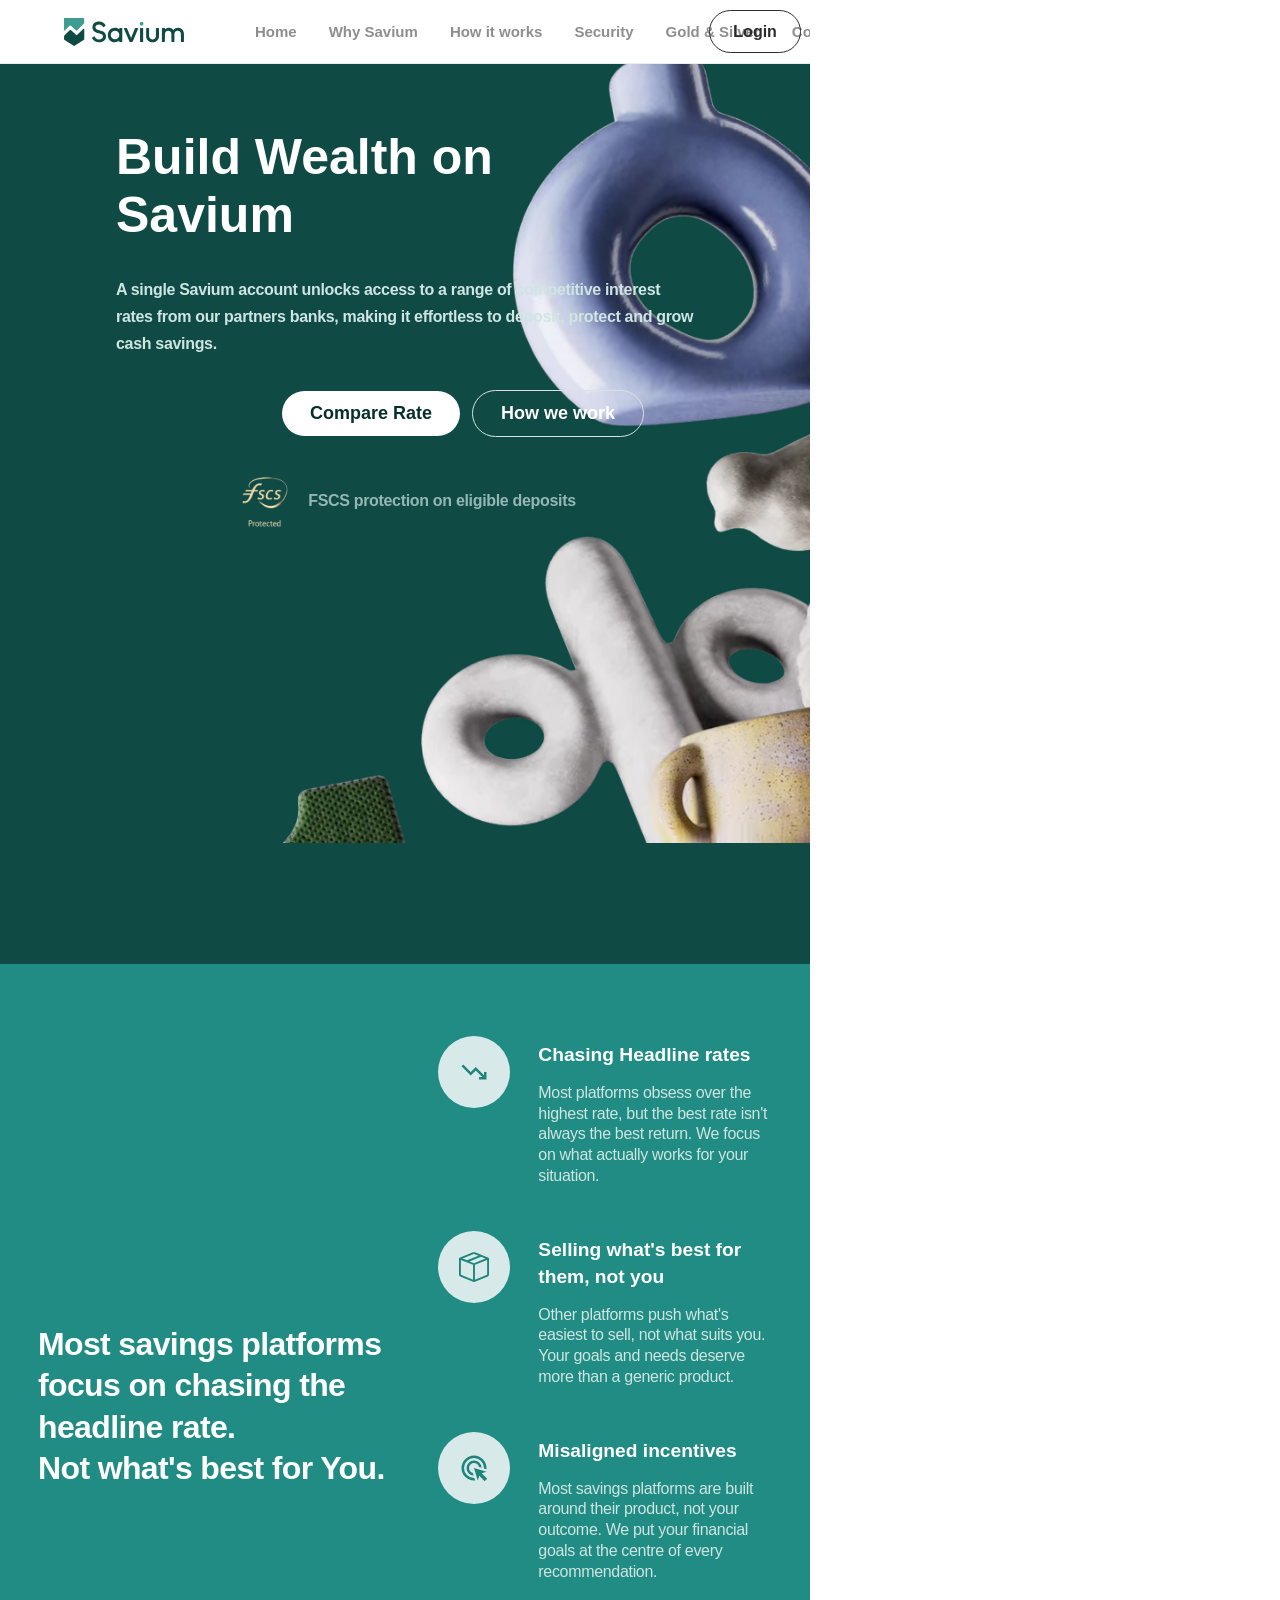
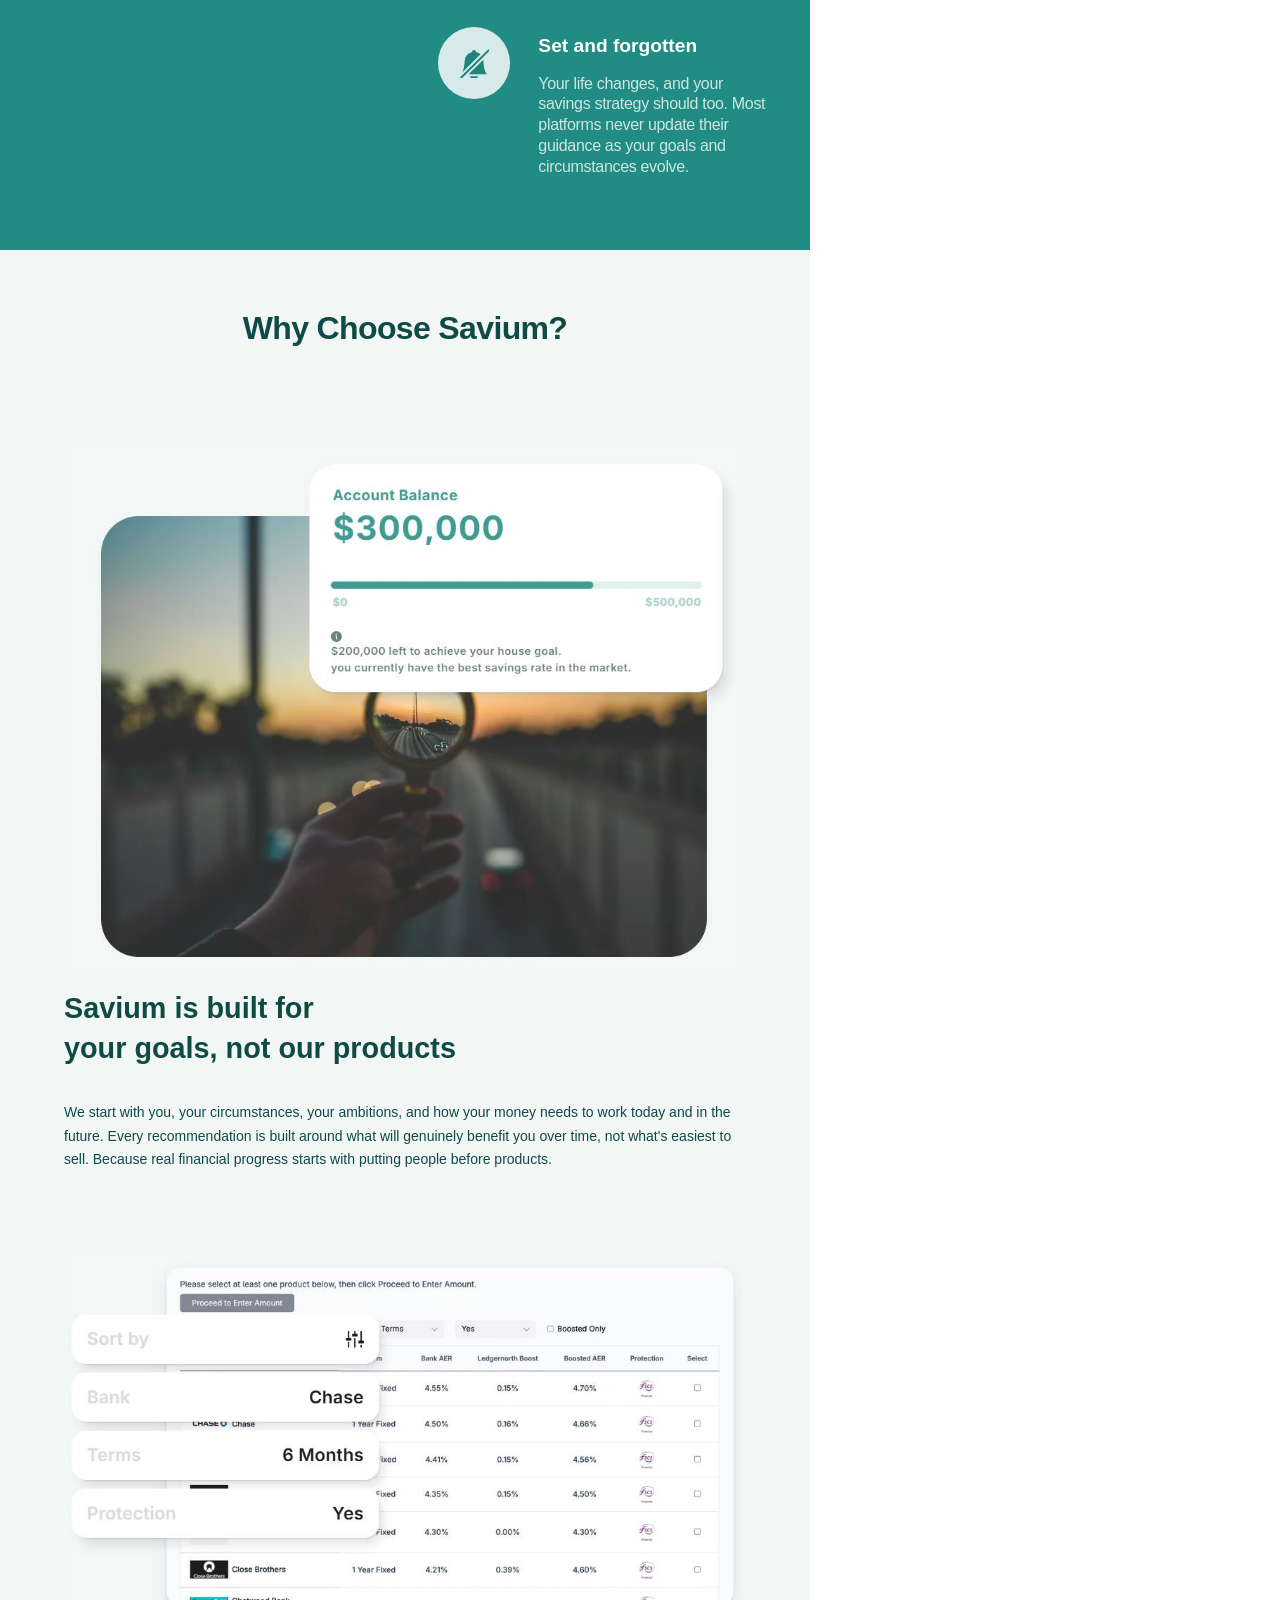
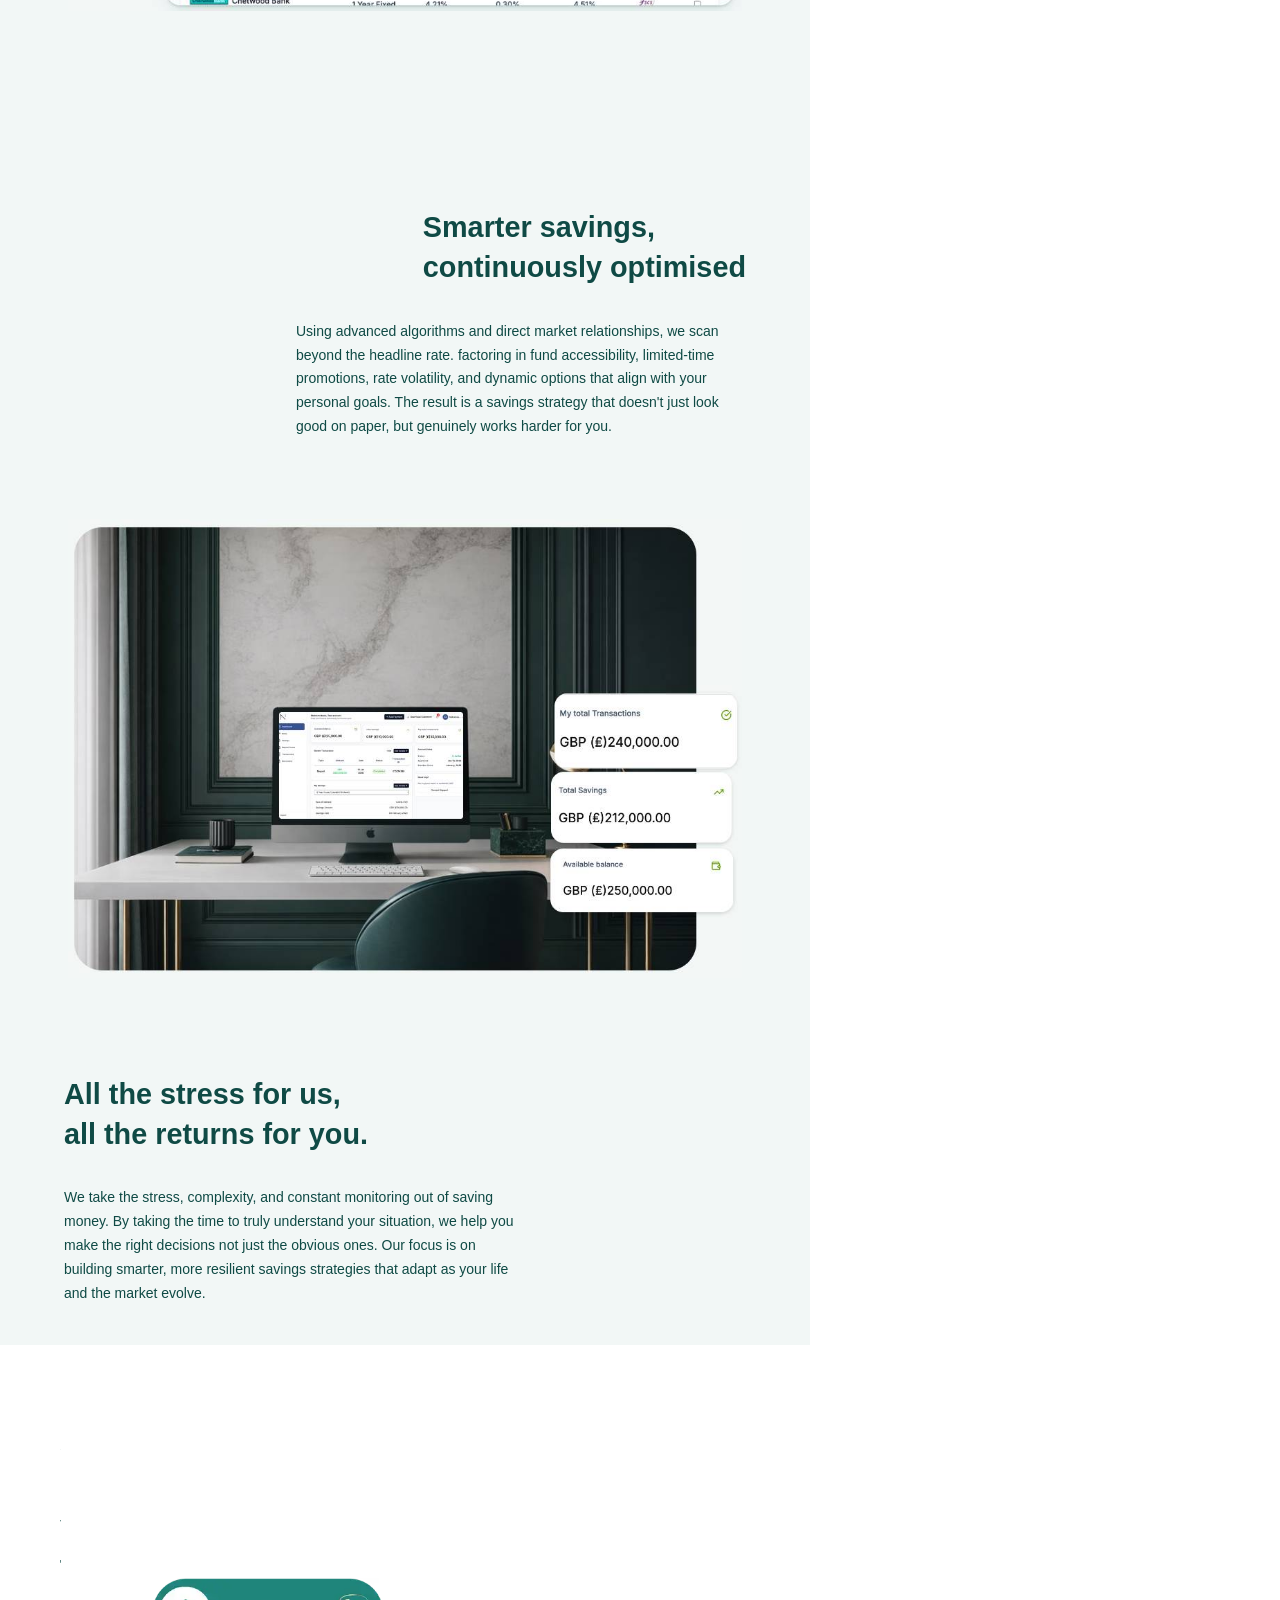
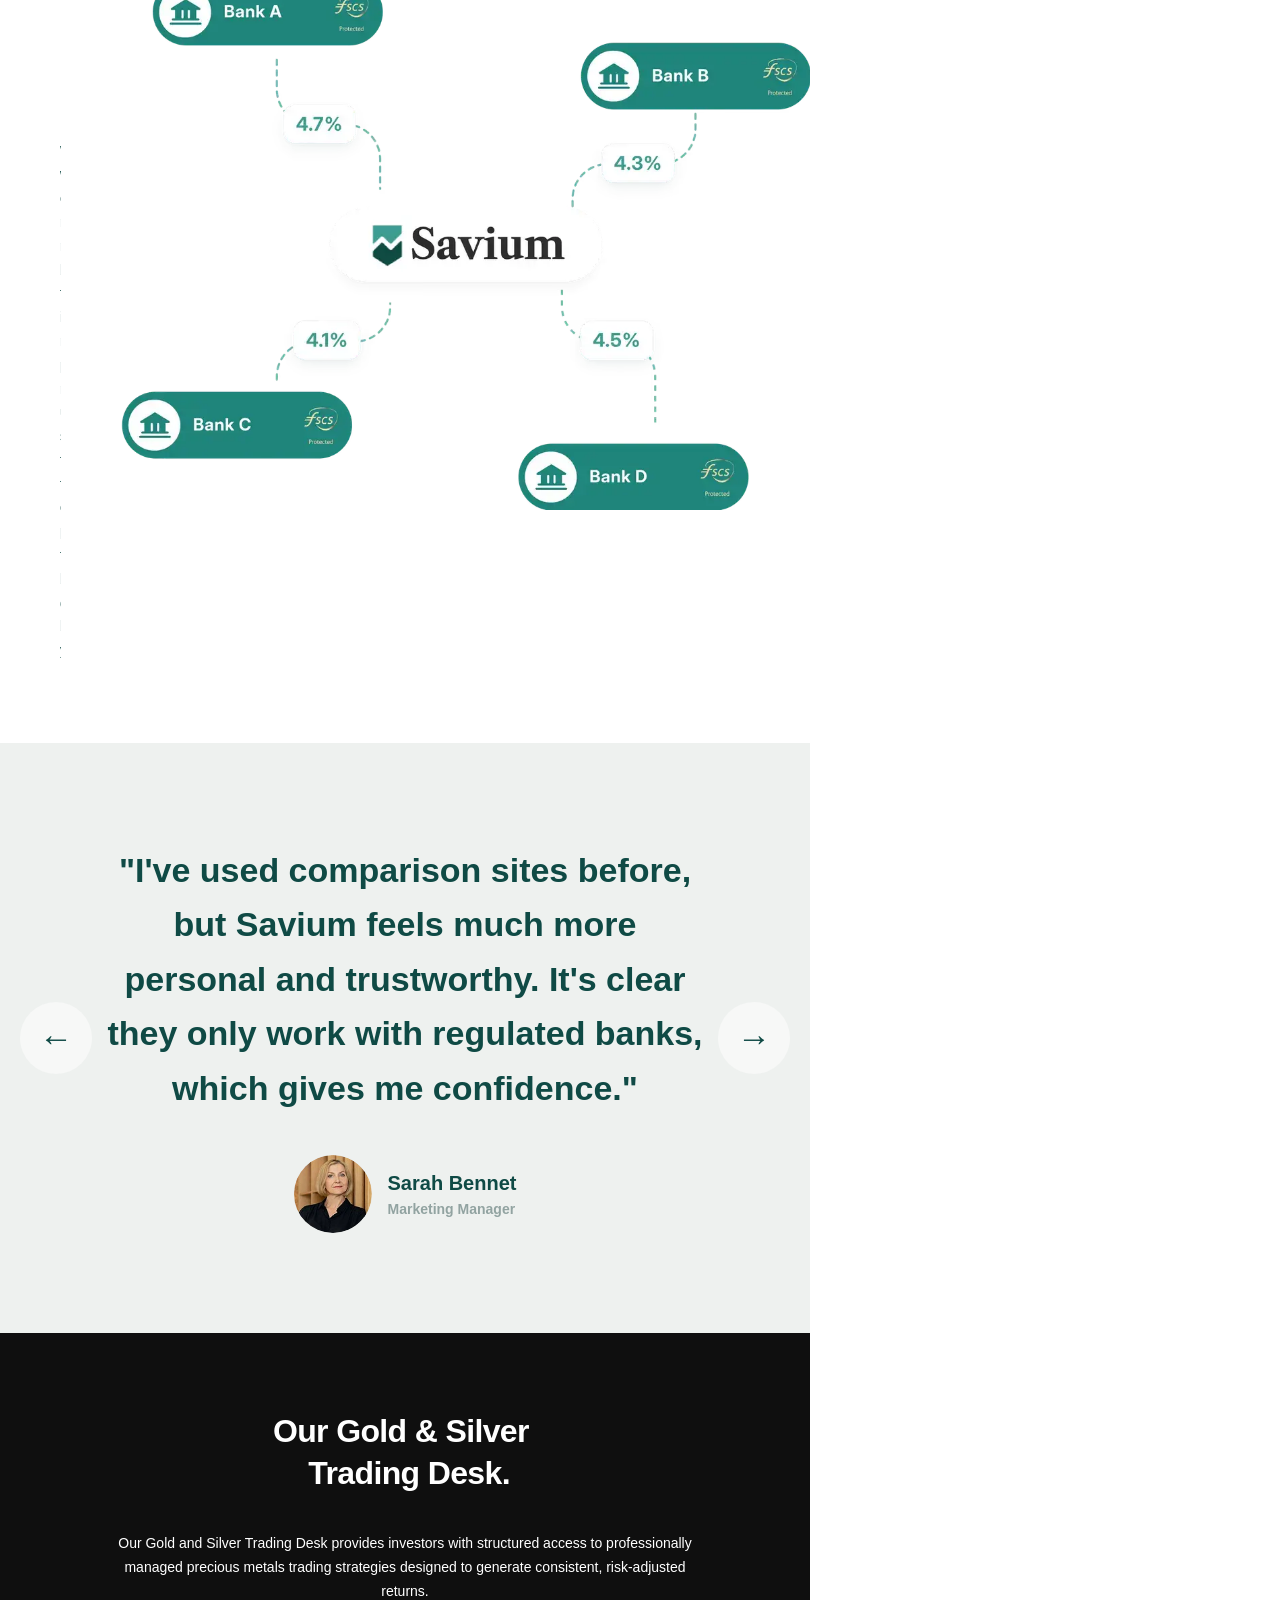
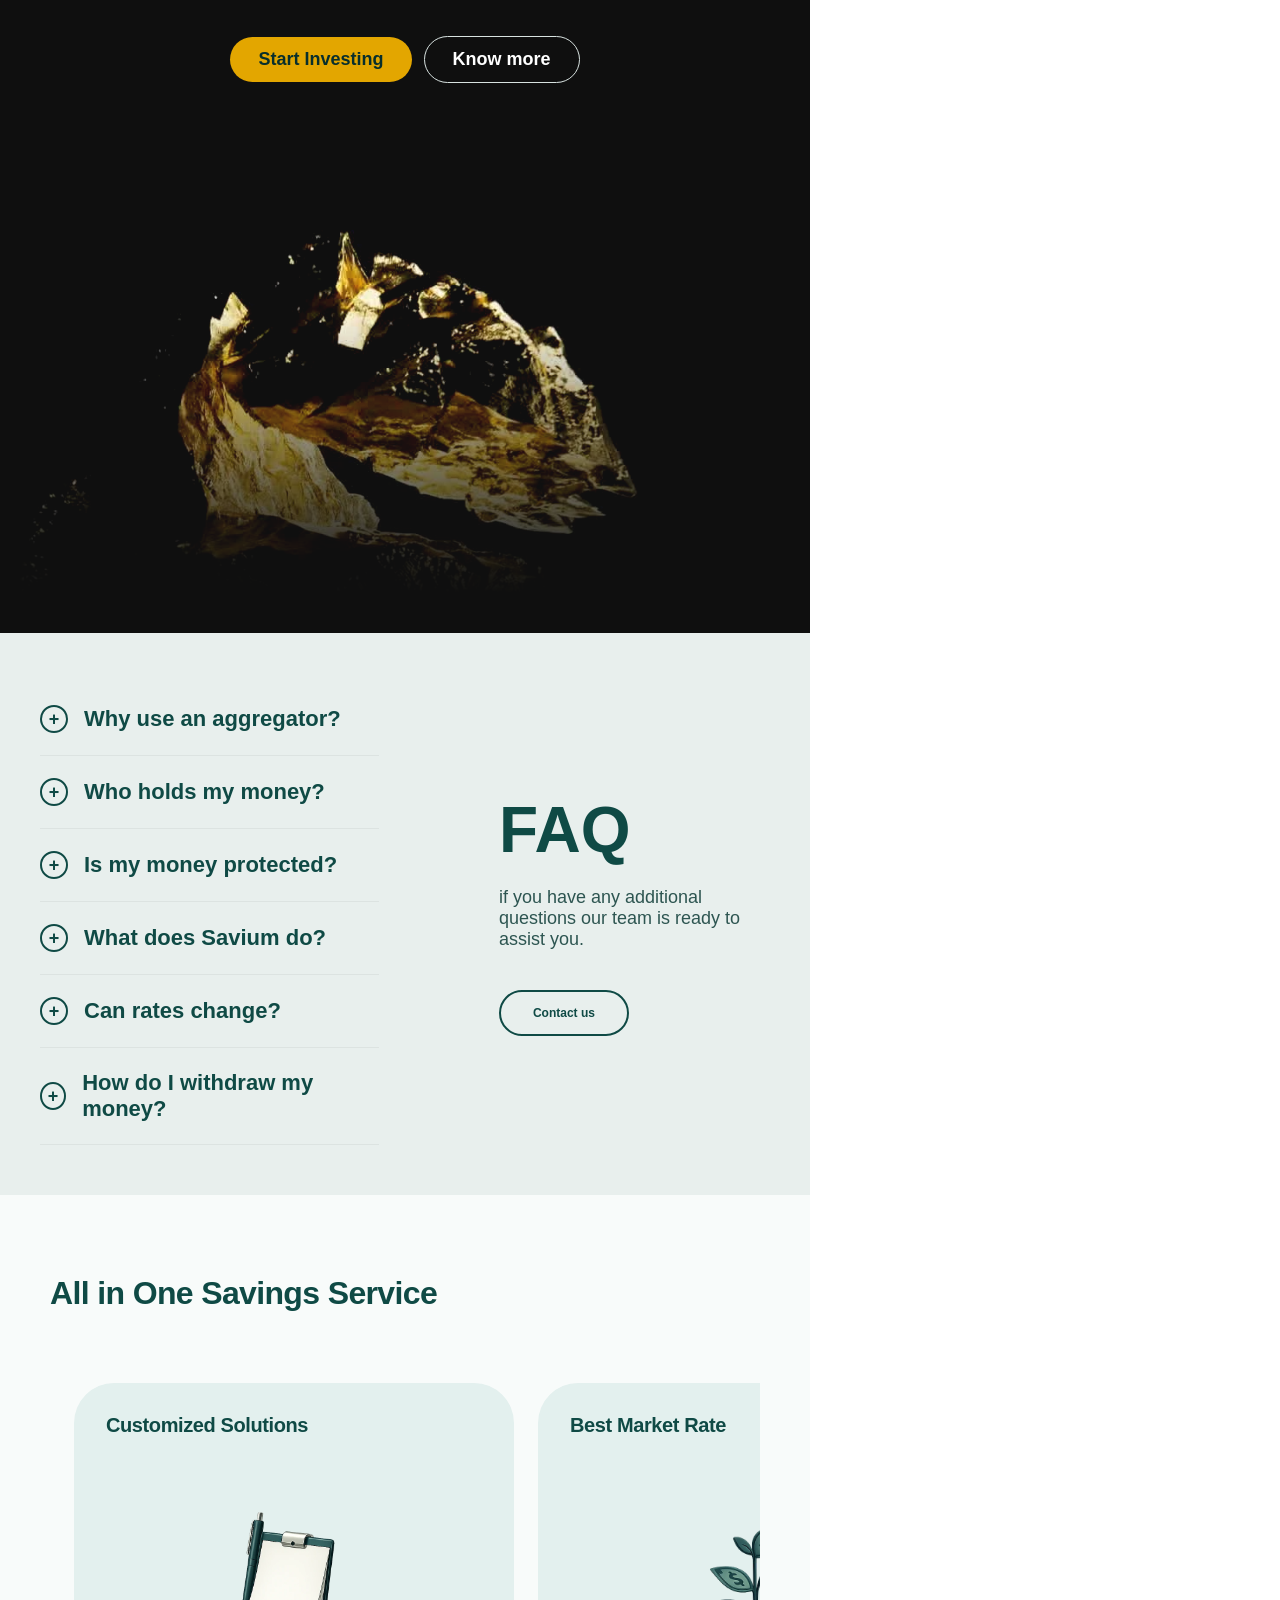
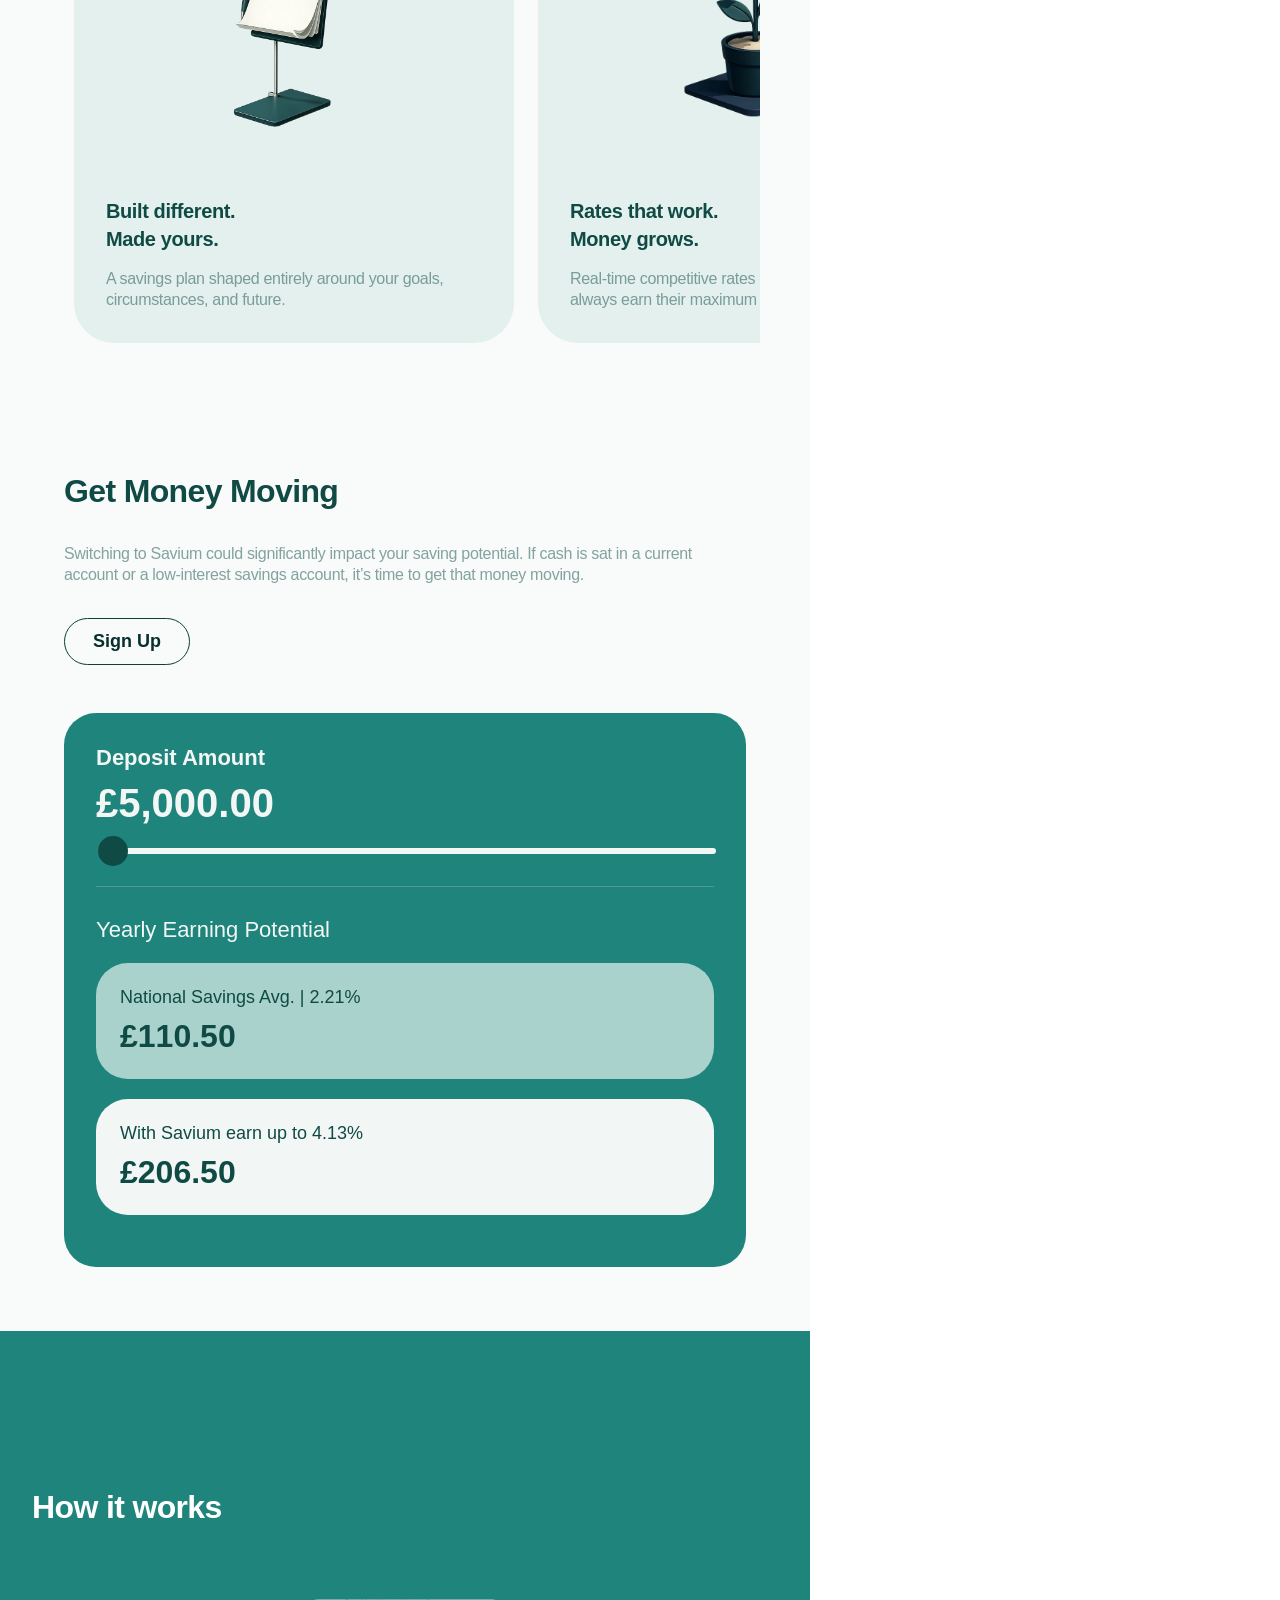
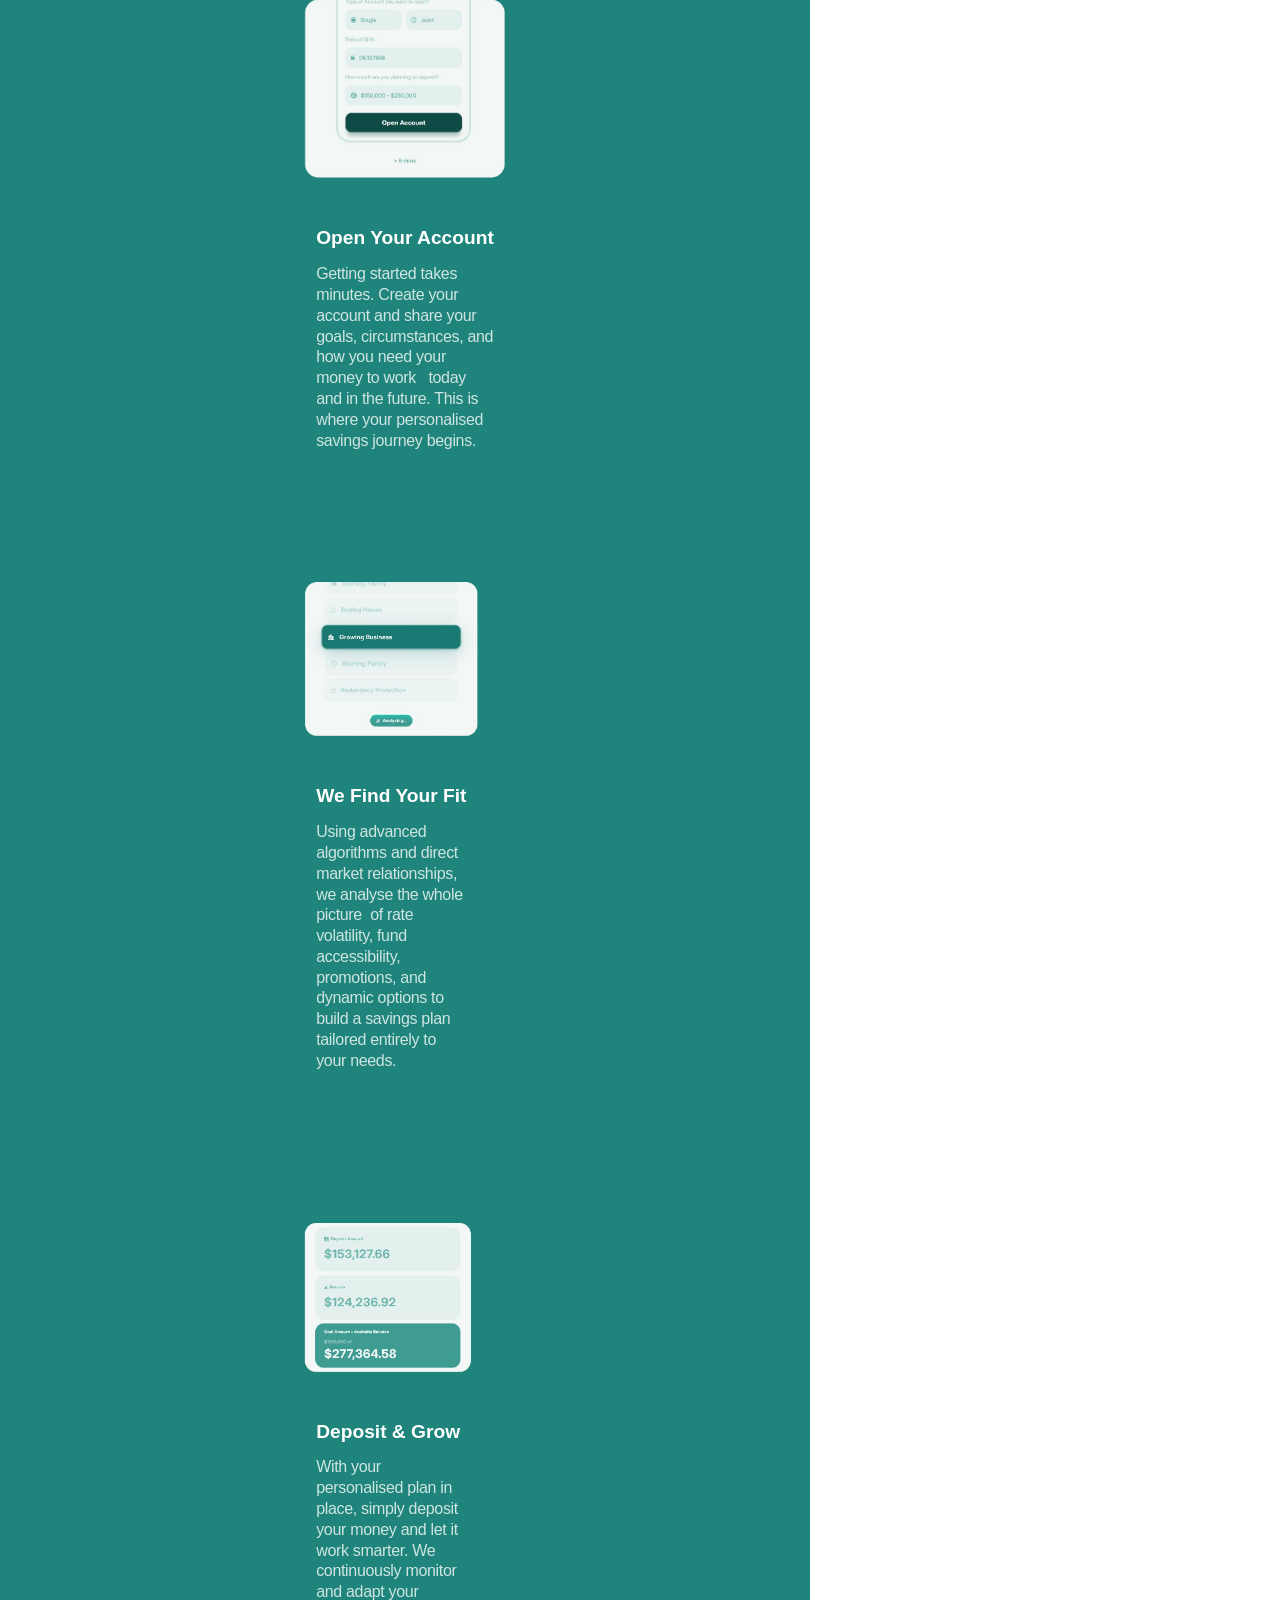
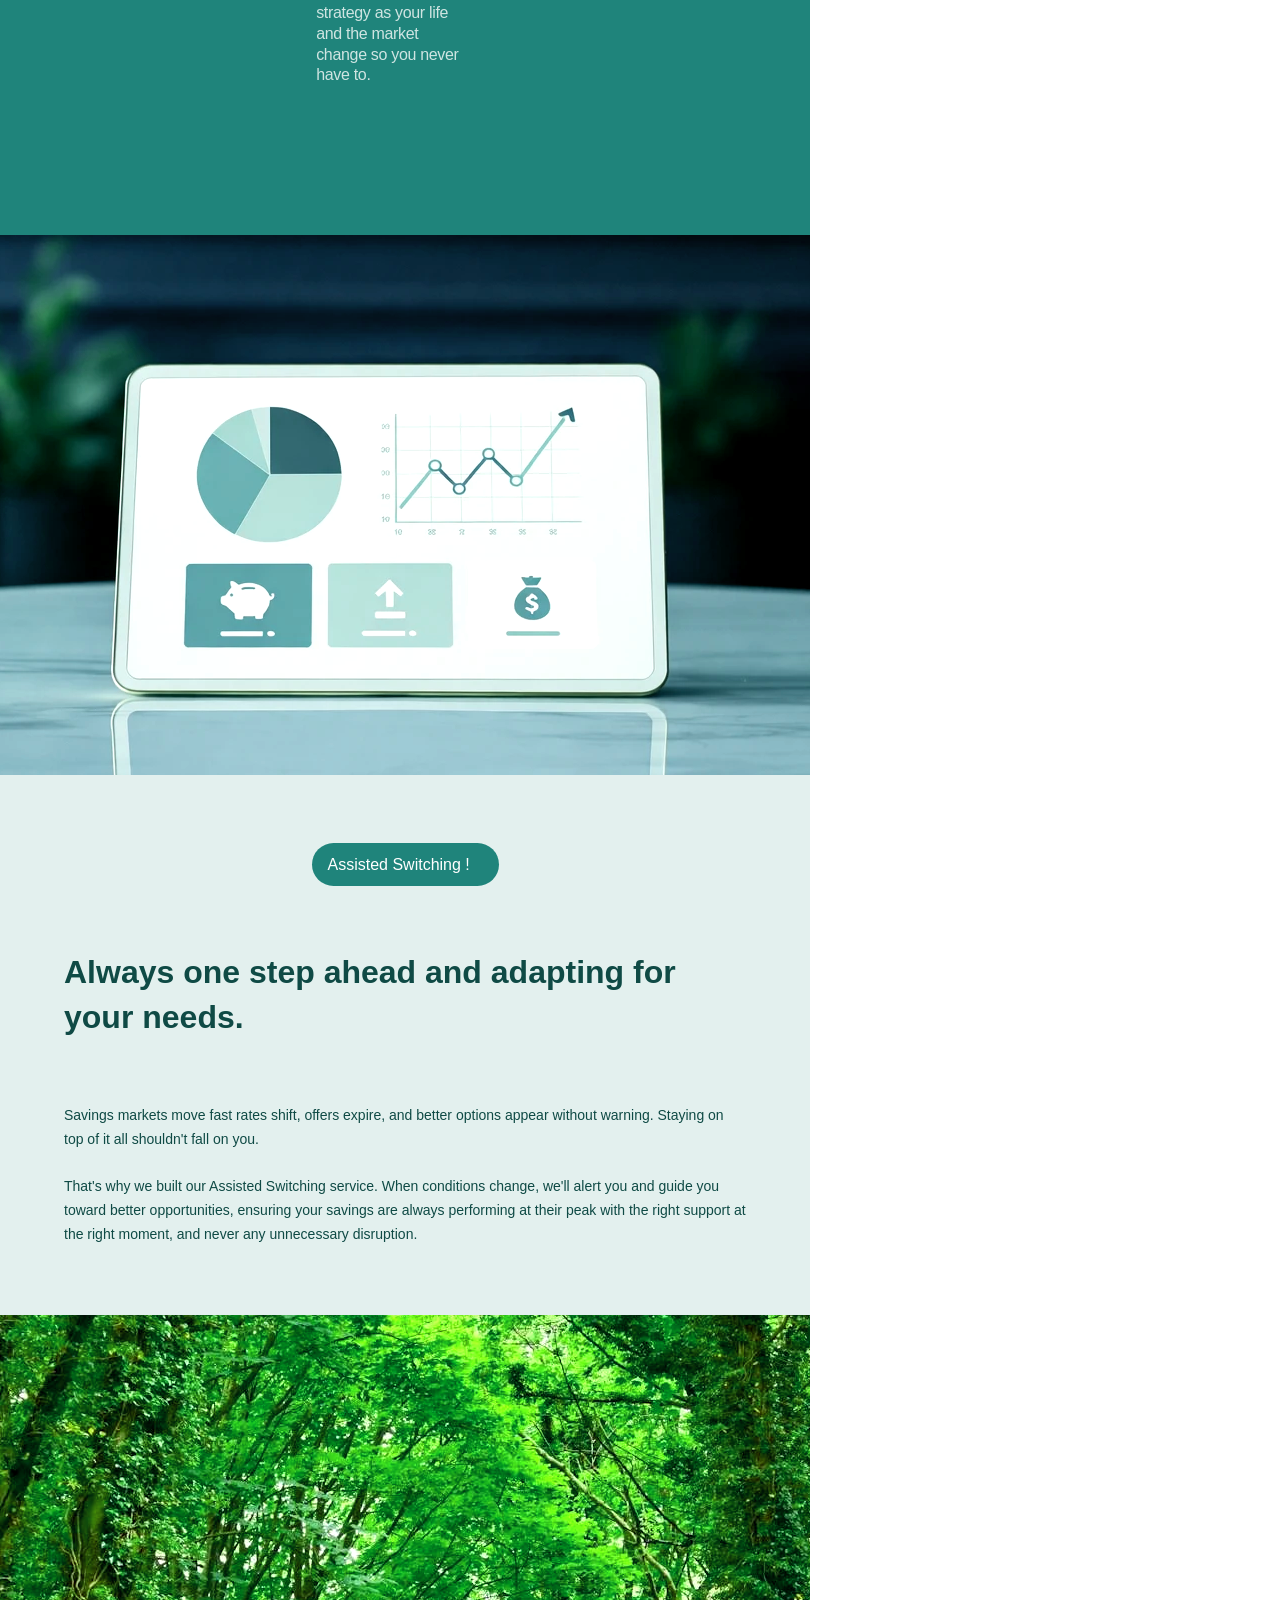
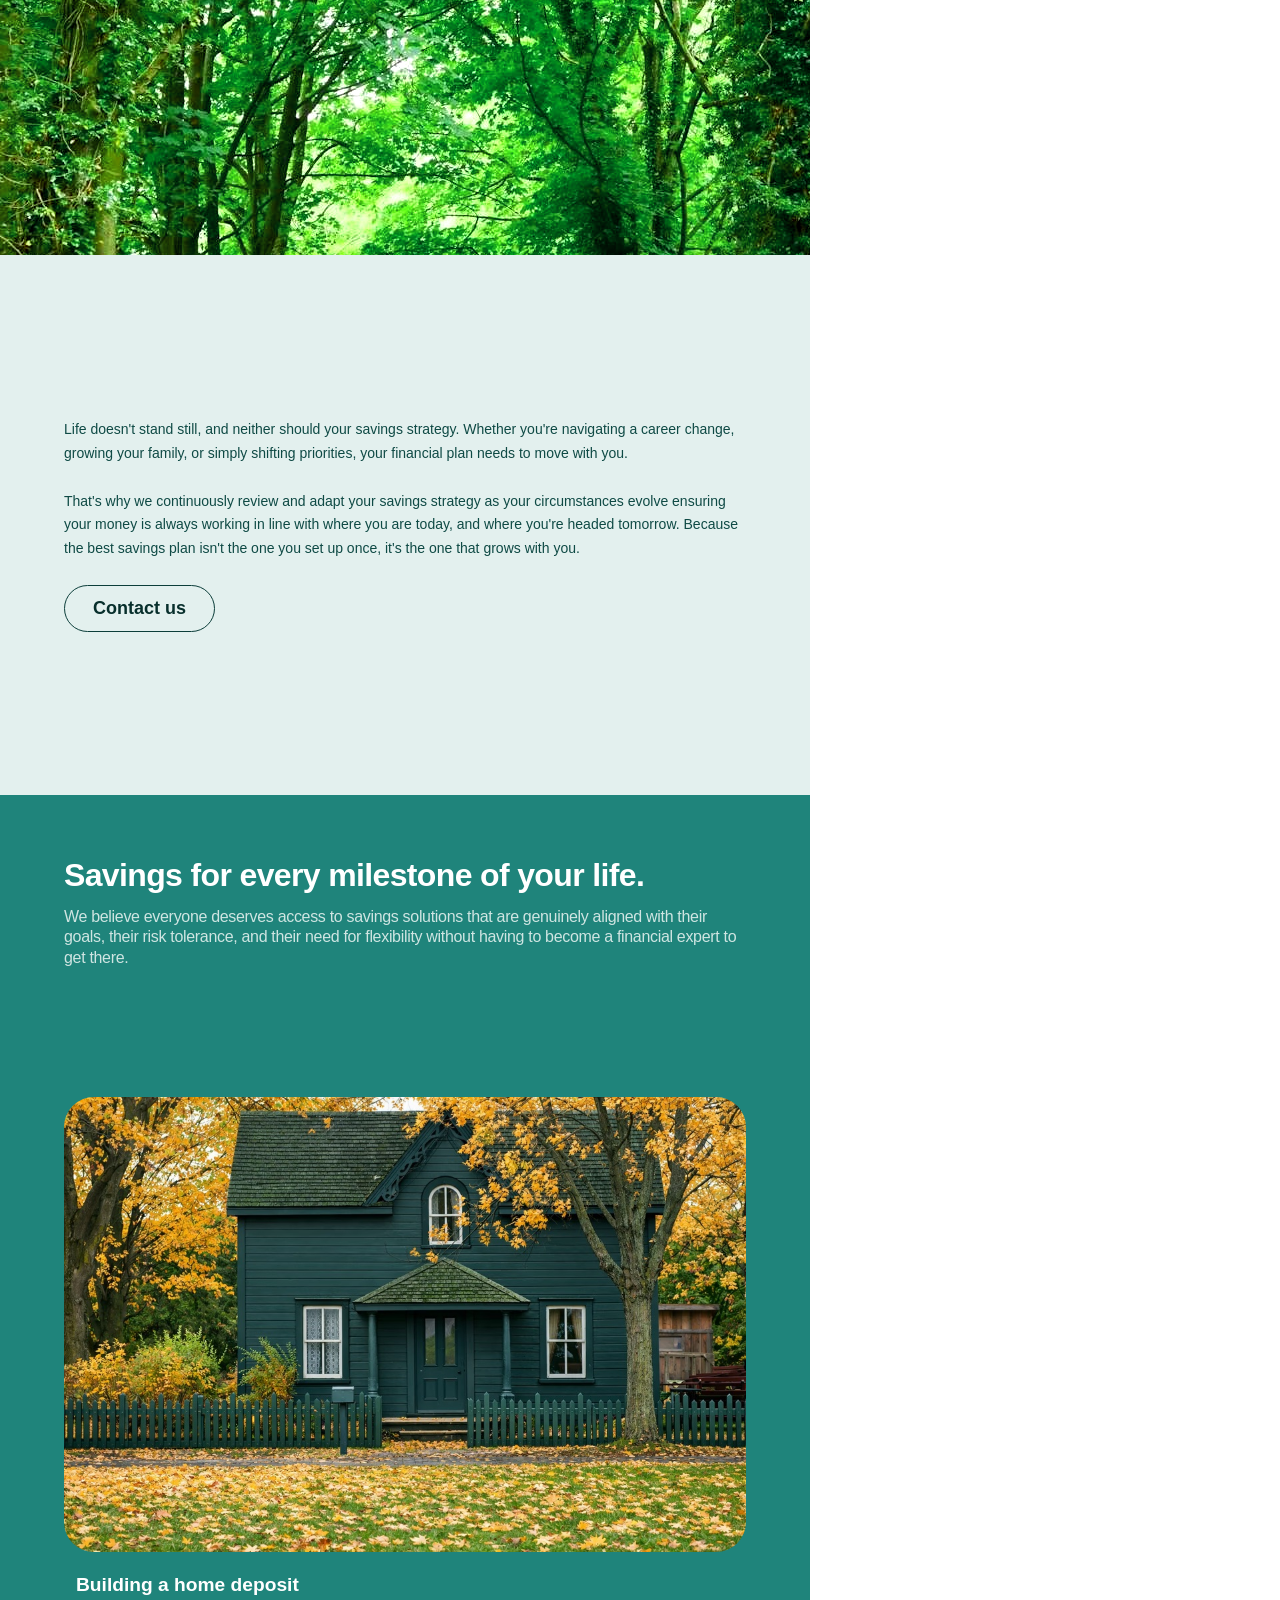
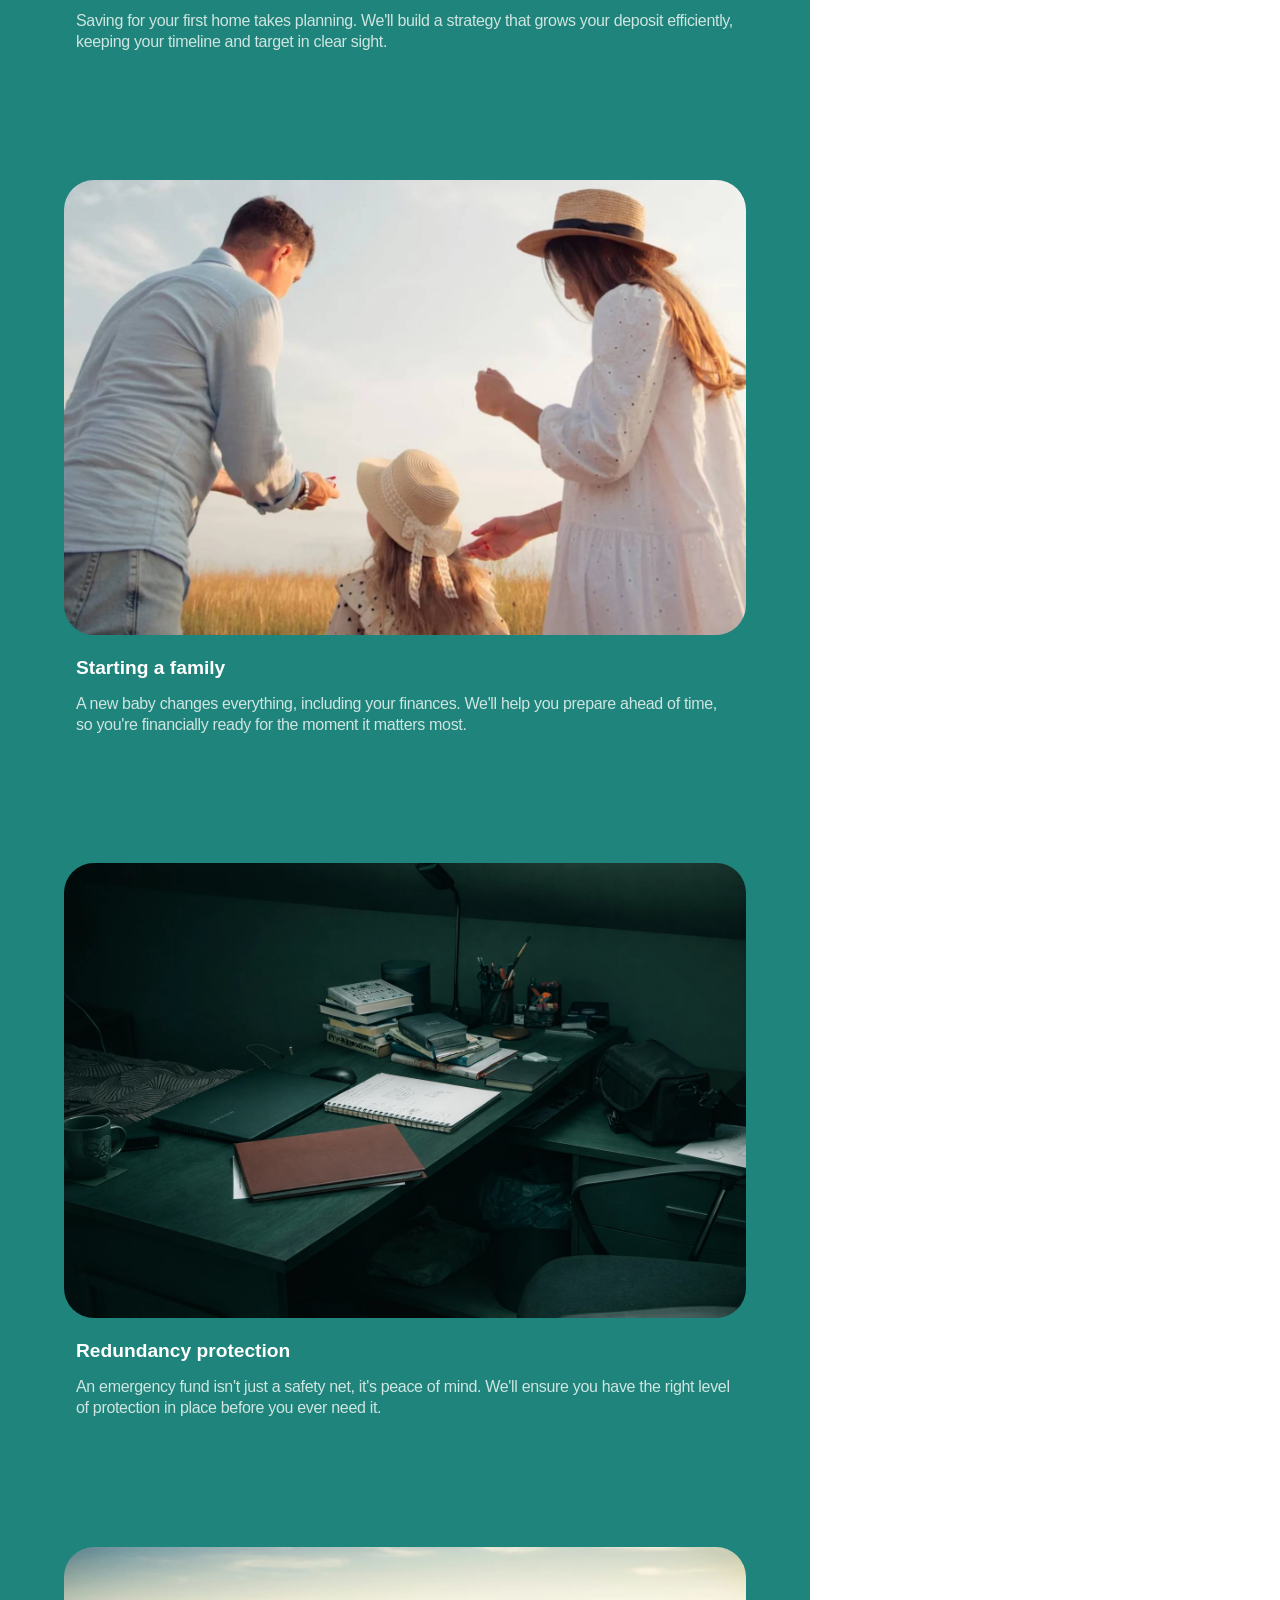
<file: index.html>
<html dir="ltr">
   <head>
      <title>Savium</title>
      <meta name="description" content="Savium">
      <!-- Open Graph / Facebook -->
      <meta charset="utf-8">
     	<meta name="viewport" content="width=device-width, initial-scale=1.0">
      
      <meta property="og:type" content="website">
      <meta property="og:title" content="Savium">
      <meta property="og:description" content="Savium">
    
	
	
	   <link href="https://fonts.gstatic.com" rel="preconnect" crossorigin="">

    
      <!-- End of headEnd -->
       <link rel="stylesheet" type="text/css" href="assets/css/style.css">
      <link rel="stylesheet" href="https://cdn.jsdelivr.net/npm/bootstrap-icons@1.13.1/font/bootstrap-icons.min.css">
      <link href="https://fonts.googleapis.com/icon?family=Material+Icons" rel="stylesheet">
      <link rel="stylesheet" href="https://cdn.jsdelivr.net/npm/swiper@11/swiper-bundle.min.css">

     
   </head>
   <body>
      <div id="main">
         
         <div  class="savium-O2K8G savium-l33gxc" >
            <!-- header -->
           <div class="savium-1gegzsu-container">
               <div class="savium-oRrEa savium-1XR7f savium-1wa7rf2 savium-v-1wa7rf2">
                  <div class="savium-1gtpuz1">
                        <!--$-->
                        <a class="savium-l6g4qi savium-1i8xxhn" href="./" data-savium-page-link-current="true" style="opacity: 1;">
                           <div class="savium-gjn3dy"  style="border-radius: 6px; opacity: 1;">
                              <div style="position: relative;">
                                 <img decoding="async" loading="lazy" src="assets/img/logo.svg" style="width: 120px;">
                              </div>
                           </div>
                           <!-- <div class="savium-1eyl41t" style="--extracted-r6o4lv: rgb(45, 45, 45); --savium-paragraph-spacing: 0px; transform: none; opacity: 1;" data-savium-component-type="RichTextContainer">
                              <p  style="--font-selector:R0Y7TGlicmUgQ2FzbG9uIFRleHQtNzAw;--savium-font-family:&quot;Libre Caslon Text&quot;, &quot;Libre Caslon Text Placeholder&quot;, serif;--savium-font-weight:700;--savium-letter-spacing:-0.02em;--savium-text-color:var(--extracted-r6o4lv, rgb(45, 45, 45))" class="savium-text">SAVIUM</p>
                           </div> -->
                        </a>
                        <!--/$-->
                        <a class="mobile-gold-link" href="./gold-silver/">Gold &amp; Silver</a>
                        <button class="mobile-nav-toggle" type="button" aria-label="Open menu">☰</button>
                        <div class="mobile-nav-panel" id="mobileNav">
                           <a href="index.html#home">Home</a>
                           <a href="index.html#why-savium">Why Savium</a>
                           <a href="index.html#how-it-works">How it works</a>
                           <a href="index.html#security-and-protection">Security</a>
                           <a href="gold-silver.html">Gold & Silver</a>
                           <a href="#faq">FAQ</a>
                           <a href="contact.html">Contact</a>
                        </div>
                        <div class="savium-o0pm17" style="opacity: 1;">
                           <div class="savium-1uwc24l" style="--extracted-r6o4lv: rgba(30, 30, 30, 0.5); --savium-paragraph-spacing: 0px; transform: none; opacity: 1;" data-savium-component-type="RichTextContainer">
                              <p style="--font-selector:RlI7SW50ZXJEaXNwbGF5LVNlbWlCb2xk;--savium-font-family:&quot;Inter Display&quot;, &quot;Inter Display Placeholder&quot;, sans-serif;--savium-font-size:15px;--savium-font-weight:600;--savium-text-color:var(--extracted-r6o4lv, rgba(30, 30, 30, 0.5))" class="savium-text">
                                 <a class="savium-text savium-styles-preset-oer72v" data-styles-preset="Gm5Qd9eIs" href="index.html#home" data-savium-page-link-current="true">Home</a>
                              </p>
                           </div>
                           <div class="savium-1iszdfd" style="--extracted-r6o4lv: rgba(30, 30, 30, 0.5); --savium-paragraph-spacing: 0px; transform: none; opacity: 1;" data-savium-component-type="RichTextContainer">
                              <p style="--font-selector:RlI7SW50ZXJEaXNwbGF5LVNlbWlCb2xk;--savium-font-family:&quot;Inter Display&quot;, &quot;Inter Display Placeholder&quot;, sans-serif;--savium-font-size:15px;--savium-font-weight:600;--savium-text-color:var(--extracted-r6o4lv, rgba(30, 30, 30, 0.5))" class="savium-text">
                                 <a class="savium-text savium-styles-preset-oer72v" data-styles-preset="Gm5Qd9eIs" href="index.html#why-savium">Why Savium</a>
                              </p>
                           </div>
                           <div class="savium-e85kfv" style="--extracted-r6o4lv: rgba(30, 30, 30, 0.5); --savium-paragraph-spacing: 0px; transform: none; opacity: 1;" data-savium-component-type="RichTextContainer">
                              <p style="--font-selector:RlI7SW50ZXJEaXNwbGF5LVNlbWlCb2xk;--savium-font-family:&quot;Inter Display&quot;, &quot;Inter Display Placeholder&quot;, sans-serif;--savium-font-size:15px;--savium-font-weight:600;--savium-text-color:var(--extracted-r6o4lv, rgba(30, 30, 30, 0.5))" class="savium-text">
                                 <a class="savium-text savium-styles-preset-oer72v" data-styles-preset="Gm5Qd9eIs" href="index.html#how-it-works">How it works</a>
                              </p>
                           </div>
                           <div class="savium-9w3z2q" style="--extracted-r6o4lv: rgba(30, 30, 30, 0.5); --savium-paragraph-spacing: 0px; transform: none; opacity: 1;" data-savium-component-type="RichTextContainer">
                              <p style="--font-selector:RlI7SW50ZXJEaXNwbGF5LVNlbWlCb2xk;--savium-font-family:&quot;Inter Display&quot;, &quot;Inter Display Placeholder&quot;, sans-serif;--savium-font-size:15px;--savium-font-weight:600;--savium-text-color:var(--extracted-r6o4lv, rgba(30, 30, 30, 0.5))" class="savium-text">
                                 <a class="savium-text savium-styles-preset-oer72v" data-styles-preset="Gm5Qd9eIs" href="index.html#security-and-protection">Security</a>
                              </p>
                           </div>
                           <div class="savium-tsyi47"  style="--extracted-r6o4lv: rgba(30, 30, 30, 0.5); --savium-paragraph-spacing: 0px; transform: none; opacity: 1;" data-savium-component-type="RichTextContainer">
                              <p style="--font-selector:RlI7SW50ZXJEaXNwbGF5LVNlbWlCb2xk;--savium-font-family:&quot;Inter Display&quot;, &quot;Inter Display Placeholder&quot;, sans-serif;--savium-font-size:15px;--savium-font-weight:600;--savium-text-color:var(--extracted-r6o4lv, rgba(30, 30, 30, 0.5))" class="savium-text">
                                 <a class="savium-text savium-styles-preset-oer72v" data-styles-preset="Gm5Qd9eIs" href="gold-silver.html">Gold &amp; Silver</a>
                              </p>
                           </div>
                           <div class="savium-1bozt8l" style="--extracted-r6o4lv: rgba(30, 30, 30, 0.5); --savium-paragraph-spacing: 0px; transform: none; opacity: 1;" data-savium-component-type="RichTextContainer">
                              <p style="--font-selector:RlI7SW50ZXJEaXNwbGF5LVNlbWlCb2xk;--savium-font-family:&quot;Inter Display&quot;, &quot;Inter Display Placeholder&quot;, sans-serif;--savium-font-size:15px;--savium-font-weight:600;--savium-text-color:var(--extracted-r6o4lv, rgba(30, 30, 30, 0.5))" class="savium-text">
                                 <a class="savium-text savium-styles-preset-oer72v" data-styles-preset="Gm5Qd9eIs" href="contact.html">Contact</a>
                              </p>
                           </div>
                        </div>
                        <div class="savium-c4ocnp"  style="opacity: 1;">
                           <div class="savium-j2h3d4-container" style="opacity: 1;">
                              <!--$-->
                              <a class="savium-cavN7 savium-11tb2j1 savium-v-11tb2j1 savium-vj5k9g" data-border="true" style="--border-bottom-width: 1px; --border-color: rgb(45, 45, 45); --border-left-width: 1px; --border-right-width: 1px; --border-style: solid; --border-top-width: 1px; background-color: rgba(0, 0, 0, 0); border-radius: 999px; opacity: 1; will-change: auto;" href="" target="_blank" rel="noopener" >
                                 <div class="savium-6lippi"  style="--extracted-r6o4lv: rgb(45, 45, 45); --savium-paragraph-spacing: 0px; transform: none; opacity: 1; will-change: auto;" data-savium-component-type="RichTextContainer">
                                    <p  style="--font-selector: RlI7SW50ZXJEaXNwbGF5LVNlbWlCb2xk; --savium-font-family: &quot;Inter Display&quot;, &quot;Inter Display Placeholder&quot;, sans-serif; --savium-font-weight: 600; --savium-text-color: var(--extracted-r6o4lv, rgb(45, 45, 45));" class="savium-text">Login</p>
                                 </div>
                              </a>
                              <!--/$-->
                           </div>
                           <div class="savium-g89fg6-container" style="opacity: 1;">
                              <!--$-->
                              <a class="savium-ctkNL savium-1qo9fz5 savium-v-1qo9fz5 savium-1pfaqhx"  style="--border-bottom-width: 1px; --border-color: rgb(45, 45, 45); --border-left-width: 1px; --border-right-width: 1px; --border-style: solid; --border-top-width: 1px; background-color: rgb(45, 45, 45); border-radius: 999px; opacity: 1;" href="" target="_blank" rel="noopener">
                                 <div class="savium-bx1pel"  style="--extracted-r6o4lv: rgb(237, 235, 230); --savium-paragraph-spacing: 0px; transform: none; opacity: 1;" data-savium-component-type="RichTextContainer">
                                    <p  style="--font-selector:RlI7SW50ZXJEaXNwbGF5LVNlbWlCb2xk;--savium-font-family:&quot;Inter Display&quot;, &quot;Inter Display Placeholder&quot;, sans-serif;--savium-font-weight:600;--savium-text-color:var(--extracted-r6o4lv, rgb(237, 235, 230))" class="savium-text">Sign Up</p>
                                 </div>
                              </a>
                              <!--/$-->
                           </div>
                        </div>
                  </div>
               </div>
            </div>
            <!-- //header end -->
            <!-- banner -->
            <div class="savium-14bwt3j" id="home">
               <div class="savium-1gegzsu hidden-1esvold hidden-915ier">
                  <div class="savium-13atcdd-container">
                     <!--$-->
                     <video autoplay="autoplay" style="object-fit:contain;height:100%;width:100%" loop="" muted="">
                        <source src="" type="video/mp4;codecs=hvc1">
                        <source src="assets/img/4sDV6p9RG3OEVKkRBnBktqouYvo.webm" type="video/webm">
                     </video>
                     <!--/$-->
                  </div>
               </div>
               <div class="savium-pqulnt" >
                  <div class="savium-xaizd7">
                     <div class="savium-fsa3eg" >
                        <div class="ssr-variant hidden-1esvold hidden-915ier">
                           <div class="savium-1w483mt" data-savium-component-type="RichTextContainer">
                              <h1   class="hero-heading">Build Wealth on</h1>
                              <h1   class="hero-heading">Savium</h1>
                           </div>
                        </div>
                        <div class="ssr-variant hidden-1esvold hidden-915ier">
                           <div class="savium-1igo3rj" data-savium-component-type="RichTextContainer">
                              <p  class="hero-text">A single Savium account unlocks access to a range of competitive interest rates from our partners banks, making it effortless to deposit, protect and grow cash savings.</p>
                           </div>
                        </div>
                     </div>
                     <div class="savium-17v4ugz" >
                        <!--$-->
                        <div class="ssr-variant hidden-915ier">
                           <div class="savium-mxirre-container">
                              <!--$-->
                              <a class="btn-primary-pill btn-text-dark" href="#compare">
                              Compare Rate
                              </a>
                              <!--/$-->
                           </div>
                        </div>
                        <!--/$--><!--$-->
                        <div class="ssr-variant hidden-915ier">
                           <div class="savium-ftuq0q-container">
                              <!--$-->
                              <a class="btn-outline-pill btn-text-white" href="#how-it-works">
                              How we work
                              </a>
                              <!--/$-->
                           </div>
                        </div>
                        <!--/$-->
                     </div>
                  </div>
               </div>
               <div class="" style="display:flex;align-items:center;gap:10px;margin-top:32px;">
                  <div class="savium-13jm57a">
                     <div class="hero-badge-img-wrap">
                        <img src="assets/img/poTVOPwU63LNMg2HSoPEIs8hg.webp" alt="" class="hero-badge-img">
                     </div>
                  </div>
                  <div class="">
                     <p class="hero-badge-text">
                        FSCS protection on eligible deposits
                     </p>
                  </div>
               </div>
            </div>
            <!-- //banner end -->
            <!-- services -->
            <div class="savium-5vu49p">
               <div class="savium-184y1oy">
                  <div class="ssr-variant ">
                     <div class="savium-vat8vc">
                        <h2 class="savium-section-title">All in One Savings Service</h2>
                     </div>
                  </div>
               </div>
               <div class="savium-1nklwu3">
                  <div class="boxmain">
                     <h3 class="box-heading">Customized Solutions</h3>
                     <div class="savium-fn1o2">
                        <div class="savium-16zj0g">
                           <div class="savium-1isaogr">
                              <div class="box-img-wrap">
                                 <img src="assets/img/gSWcpAx1CjI6THpAqIFXh7EkEI.webp" alt="" loading="lazy" class="box-img">
                              </div>
                           </div>
                        </div>
                     </div>
                     <div class="savium-16sfe0q">
                        <div class="ssr-variant hidden-1esvold hidden-915ier">
                           <div class="savium-k6jy48">
                              <p class="box-highlight">Built different.</p>
                              <p class="box-highlight">Made yours.</p>
                           </div>
                        </div>
                        <div class="ssr-variant hidden-1esvold hidden-915ier">
                           <div class="savium-34elgv">
                              <p class="box-description">
                                 A savings plan shaped entirely around your goals, circumstances, and future.
                              </p>
                           </div>
                        </div>
                     </div>
                  </div>
                  <div class="boxmain">
                     <h3 class="box-heading">Best Market Rate</h3>
                     <div class="savium-10f98p">
                        <div class="ssr-variant">
                           <div class="savium-1kbxyjb">
                              <div class="box-img-wrap">
                                 <img
                                    src="assets/img/gmEGzQLRo8l3itZVXK7SZRQ.webp"
                                    alt=""
                                    loading="lazy"
                                    class="box-img"
                                    >
                              </div>
                           </div>
                        </div>
                     </div>
                     <div class="savium-1xnggt6">
                        <div class="ssr-variant hidden-1esvold hidden-915ier">
                           <div class="savium-2ia8x3">
                              <p class="box-highlight">Rates that work.</p>
                              <p class="box-highlight">Money grows.</p>
                           </div>
                        </div>
                        <div class="ssr-variant hidden-1esvold hidden-915ier">
                           <div class="savium-1l2uikl">
                              <p class="box-description">
                                 Real-time competitive rates ensuring your savings always earn their maximum potential
                              </p>
                           </div>
                        </div>
                     </div>
                  </div>
                  <div class="boxmain">
                     <h3 class="box-heading">Protected Savings</h3>
                     <div class="savium-16r3h4m">
                        <div class="ssr-variant">
                           <div class="savium-1mudha3">
                              <div class="box-img-wrap">
                                 <img
                                    src="assets/img/4MXBQjEhPgXR1s9r4Z50EectHM.png"
                                    alt=""
                                    loading="lazy"
                                    class="box-img"
                                    >
                              </div>
                           </div>
                        </div>
                     </div>
                     <div class="savium-119osje">
                        <div class="ssr-variant hidden-1esvold hidden-915ier">
                           <div class="savium-13mqj71">
                              <p class="box-highlight">Funds protected.</p>
                              <p class="box-highlight">Sleep easy.</p>
                           </div>
                        </div>
                        <div class="ssr-variant hidden-1esvold hidden-915ier">
                           <div class="savium-l2s0tp">
                              <p class="box-description">
                                 Top-tier security safeguards your money, giving you complete peace of mind.
                              </p>
                           </div>
                        </div>
                     </div>
                  </div>
                  <div class="boxmain">
                     <h3 class="box-heading">Protected Savings</h3>
                     <div class="savium-16r3h4m">
                        <div class="ssr-variant">
                           <div class="savium-1mudha3">
                              <div class="box-img-wrap">
                                 <img src="assets/img/Zy5cnLAXJBCFDrwWEYFbPdUSxg.webp" alt="" loading="lazy" class="box-img">
                              </div>
                           </div>
                        </div>
                     </div>
                     <div class="savium-119osje">
                        <div class="ssr-variant hidden-1esvold hidden-915ier">
                           <div class="savium-13mqj71">
                              <p class="box-highlight">One place.</p>
                              <p class="box-highlight">Total control.</p>
                           </div>
                        </div>
                        <div class="ssr-variant hidden-1esvold hidden-915ier">
                           <div class="savium-l2s0tp">
                              <p class="box-description">
                                 Track, manage, and grow everything you need through a single seamless platform.
                              </p>
                           </div>
                        </div>
                     </div>
                  </div>
               </div>
            </div>
            <!-- //service end -->
            <!--saving-->
            <section class="saving-problems-section">
               <div class="saving-problems-container">
                  <div class="saving-problems-left">
                     <div class="saving-problems-title-wrap">
                        <h2 class="savium-section-title textwhite">Most savings platforms focus on chasing the headline rate.</h2>
                        <h2 class="savium-section-title textwhite">Not what's best for You.</h2>
                     </div>
                  </div>
                  <div class="saving-problems-right">
                     <div class="saving-problem-item">
                        <div class="saving-problem-icon">
                           <svg xmlns="http://www.w3.org/2000/svg" viewBox="0 -960 960 960" aria-hidden="true">
                              <path d="M640-240v-80h104L536-526 376-366 80-664l56-56 240 240 160-160 264 264v-104h80v240H640Z"/>
                           </svg>
                        </div>
                        <div class="saving-problem-content">
                           <h3 class="savingsheading">Chasing Headline rates</h3>
                           <p class="box-description textlightgreen">
                              Most platforms obsess over the highest rate, but the best rate isn't always the best return.
                              We focus on what actually works for your situation.
                           </p>
                        </div>
                     </div>
                     <div class="saving-problem-item">
                        <div class="saving-problem-icon">
                           <svg xmlns="http://www.w3.org/2000/svg" viewBox="0 0 16 16" aria-hidden="true">
                              <path d="M8.186 1.113a.5.5 0 0 0-.372 0L1.846 3.5l2.404.961L10.404 2zm3.564 1.426L5.596 5 8 5.961 14.154 3.5zm3.25 1.7-6.5 2.6v7.922l6.5-2.6V4.24zM7.5 14.762V6.838L1 4.239v7.923zM7.443.184a1.5 1.5 0 0 1 1.114 0l7.129 2.852A.5.5 0 0 1 16 3.5v8.662a1 1 0 0 1-.629.928l-7.185 2.874a.5.5 0 0 1-.372 0L.63 13.09a1 1 0 0 1-.63-.928V3.5a.5.5 0 0 1 .314-.464z"/>
                           </svg>
                        </div>
                        <div class="saving-problem-content">
                           <h3 class="savingsheading">Selling what's best for them, not you</h3>
                           <p class="box-description textlightgreen">
                              Other platforms push what's easiest to sell, not what suits you. Your goals and needs deserve
                              more than a generic product.
                           </p>
                        </div>
                     </div>
                     <div class="saving-problem-item">
                        <div class="saving-problem-icon">
                           <svg xmlns="http://www.w3.org/2000/svg" viewBox="0 -960 960 960" aria-hidden="true">
                              <path d="M468-240q-96-5-162-74t-66-166q0-100 70-170t170-70q97 0 166 66t74 162l-84-25q-13-54-56-88.5T480-640q-66 0-113 47t-47 113q0 57 34.5 100t88.5 56l25 84Zm48 158q-9 2-18 2h-18q-83 0-156-31.5T197-197q-54-54-85.5-127T80-480q0-83 31.5-156T197-763q54-54 127-85.5T480-880q83 0 156 31.5T763-763q54 54 85.5 127T880-480v18q0 9-2 18l-78-24v-12q0-134-93-227t-227-93q-134 0-227 93t-93 227q0 134 93 227t227 93h12l24 78Zm305 22L650-231 600-80 480-480l400 120-151 50 171 171-79 79Z"/>
                           </svg>
                        </div>
                        <div class="saving-problem-content">
                           <h3 class="savingsheading">Misaligned incentives</h3>
                           <p class="box-description textlightgreen">
                              Most savings platforms are built around their product, not your outcome. We put your financial
                              goals at the centre of every recommendation.
                           </p>
                        </div>
                     </div>
                     <div class="saving-problem-item">
                        <div class="saving-problem-icon">
                           <svg xmlns="http://www.w3.org/2000/svg" viewBox="0 0 16 16" aria-hidden="true">
                              <path d="M5.164 14H15c-1.5-1-2-5.902-2-7q0-.396-.06-.776zm6.288-10.617A5 5 0 0 0 8.995 2.1a1 1 0 1 0-1.99 0A5 5 0 0 0 3 7c0 .898-.335 4.342-1.278 6.113zM10 15a2 2 0 1 1-4 0zm-9.375.625a.53.53 0 0 0 .75.75l14.75-14.75a.53.53 0 0 0-.75-.75z"/>
                           </svg>
                        </div>
                        <div class="saving-problem-content">
                           <h3 class="savingsheading">Set and forgotten</h3>
                           <p class="box-description textlightgreen">
                              Your life changes, and your savings strategy should too. Most platforms never update their
                              guidance as your goals and circumstances evolve.
                           </p>
                        </div>
                     </div>
                  </div>
               </div>
            </section>
            <!--//saving end-->
            <!-- compare -->
            <div class="savium-1ypqfxa" id="compare">
               <div class="savium-1plqjj-container">
                  <div class="grreenbox">
                     <div class="mb-30">
                        <div class="comhead">Deposit Amount</div>
                        <div class="ammount" id="depositAmount">£5,000.00</div>
                        <input id="depositSlider" type="range" min="5000" max="250000" step="100" value="5000">
                     </div>
                     <div class="borderline"></div>
                     <div class="subhead">
                        Yearly Earning Potential
                     </div>
                     <!-- average box -->
                     <div class="earning-box earning-avg">
                        <div class="subhead1">
                           National Savings Avg. | 2.21%
                        </div>
                        <div class="changetext" id="avgReturn">
                           £110.50
                        </div>
                     </div>
                     <!-- savium box -->
                     <div class="earning-box earning-savium">
                        <div class="subhead1">
                           With Savium earn up to 4.13%
                        </div>
                        <div class="changetext" id="saviumReturn">
                           £206.50
                        </div>
                     </div>
                  </div>
               </div>
               <div class="savium-btmcrl">
                  <div class="ssr-variant">
                     <h2 class="savium-section-title">
                        Get Money Moving
                     </h2>
                  </div>
                  <div class="savium-1vuztl4">
                     <p class="box-description">
                        Switching to Savium could significantly impact your saving potential. If cash is sat in a current account or a low-interest savings account, it’s time to get that money moving.
                     </p>
                  </div>
                  <div class="ssr-variant">
                     <div class="savium-1r949kz-container">
                        <a class="btn-dark-outline-pill" href="#compare">
                        Sign Up
                        </a>
                     </div>
                  </div>
               </div>
            </div>
            <!-- //compare end -->
            <!-- why savium -->
            <div class="savium-1fm2ym5" id="why-savium">
               <div class="savium-11iy6a6">
                  <div class="savium-1gkpi4n">
                     <h2 class="savium-section-title">Why Choose Savium?</h2>
                  </div>
               </div>
               <div class="savium-n6866u">
                  <div class="savium-19oemje">
                     <div class="ssr-variant">
                        <div class="savium-805dbb" >
                           <img  src="assets/img/img1.jpg" class="imgs">
                        </div>
                     </div>
                  </div>
                  <div class="savium-1y5sa5t">
                     <div class="savium-qd3p98">
                        <div class="savium-ezmzxq" data-savium-component-type="RichTextContainer">
                           <h4 class="h4-heading">Savium is built for</h4>
                           <h4 class="h4-heading">your goals, not our products</h4>
                        </div>
                        <div class="savium-1k3cr9p" data-savium-component-type="RichTextContainer">
                           <p  class="savium-text1">We start with you, your circumstances, your ambitions, and how your money needs to work today and in the future. Every recommendation is built around what will genuinely benefit you over time, not what's easiest to sell. Because real financial progress starts with putting people before products.</p>
                        </div>
                     </div>
                  </div>
               </div>
               <div class="savium-1kuny9n">
                  <div class="savium-sp1nzp">
                     <div class="savium-uf343z">
                        <div class="ssr-variant">
                           <div class="savium-2hlte7" data-savium-component-type="RichTextContainer">
                              <h4 class="h4-heading">Smarter savings, </h4>
                              <h4 class="h4-heading">continuously optimised</h4>
                           </div>
                        </div>
                        <div class="ssr-variant">
                           <div class="savium-gihh90" data-savium-component-type="RichTextContainer">
                              <p  class="savium-text1">Using advanced algorithms and direct market relationships, we scan beyond the headline rate. factoring in fund accessibility, limited-time promotions, rate volatility, and dynamic options that align with your personal goals. The result is a savings strategy that doesn't just look good on paper, but genuinely works harder for you.</p>
                           </div>
                        </div>
                     </div>
                  </div>
                  <div class="savium-v9xcqp">
                     <div class="ssr-variant">
                        <div class="savium-805dbb" >
                           <img  src="assets/img/img2.jpg" class="imgs">
                        </div>
                     </div>
                  </div>
               </div>
               <div class="savium-1ci5z0t">
                  <div class="savium-19oemje">
                     <div class="ssr-variant">
                        <div class="savium-805dbb" >
                           <img  src="assets/img/img3.jpg" class="imgs">
                        </div>
                     </div>
                  </div>
                  <div class="savium-13hcl1p">
                     <div class="savium-1oyz83u">
                        <div class="savium-161onrm" data-savium-component-type="RichTextContainer">
                           <h4 class="h4-heading">All the stress for us,</h4>
                           <h4 class="h4-heading">all the returns for you.</h4>
                        </div>
                        <div class="savium-12en637" data-savium-component-type="RichTextContainer">
                           <p  class="savium-text1">We take the stress, complexity, and constant monitoring out of saving money. By taking the time to truly understand your situation, we help you make the right decisions not just the obvious ones. Our focus is on building smarter, more resilient savings strategies that adapt as your life and the market evolve.</p>
                        </div>
                     </div>
                  </div>
               </div>
            </div>
            <!-- //why savium  end-->
            <!-- how it works end -->
            <div class="savium-17xp8vu" id="how-it-works">
               <div class="savium-ffj4y0">
                  <div class="ssr-variant">
                     <div class="savium-l4n1pa">
                        <h2 class="savium-section-title textwhite">How it works</h2>
                     </div>
                  </div>
               </div>
               <div class="savium-yle5n7">
                  <div class="savium-r24tp1">
                     <img  src="assets/img/howimg1.jpg" class="imgs">
                     <div class="savium-1rj9wto">
                        <div class="ssr-variant hidden-1esvold hidden-915ier">
                           <div class="savium-6v5gr2" data-savium-component-type="RichTextContainer">
                              <h5 class="h5-heading textwhite">Open Your Account</h5>
                           </div>
                        </div>
                        <div class="ssr-variant hidden-915ier">
                           <div class="savium-1covjn4" data-savium-component-type="RichTextContainer">
                              <p class="box-description textlightgreen">Getting started takes minutes. Create your account and share your goals, circumstances, and how you need your money to work   today and in the future. This is where your personalised savings journey begins.</p>
                           </div>
                        </div>
                     </div>
                  </div>
                  <div class="savium-r24tp1">
                     <img  src="assets/img/howimg2.jpg" class="imgs">
                     <div class="savium-1rj9wto">
                        <div class="ssr-variant hidden-1esvold hidden-915ier">
                           <div class="savium-6v5gr2" data-savium-component-type="RichTextContainer">
                              <h5 class="h5-heading textwhite">We Find Your Fit</h5>
                           </div>
                        </div>
                        <div class="ssr-variant hidden-915ier">
                           <div class="savium-1covjn4" data-savium-component-type="RichTextContainer">
                              <p class="box-description textlightgreen">Using advanced algorithms and direct market relationships, we analyse the whole picture  of rate volatility, fund accessibility, promotions, and dynamic options to build a savings plan tailored entirely to your needs.
                              </p>
                           </div>
                        </div>
                     </div>
                  </div>
                  <div class="savium-r24tp1">
                     <img  src="assets/img/howimg3.jpg" class="imgs">
                     <div class="savium-1rj9wto">
                        <div class="ssr-variant hidden-1esvold hidden-915ier">
                           <div class="savium-6v5gr2" data-savium-component-type="RichTextContainer">
                              <h5 class="h5-heading textwhite">Deposit & Grow</h5>
                           </div>
                        </div>
                        <div class="ssr-variant hidden-915ier">
                           <div class="savium-1covjn4" data-savium-component-type="RichTextContainer">
                              <p class="box-description textlightgreen">With your personalised plan in place, simply deposit your money and let it work smarter. We continuously monitor and adapt your strategy as your life and the market change so you never have to.
                              </p>
                           </div>
                        </div>
                     </div>
                  </div>
               </div>
            </div>
            <!-- //how it works end -->
            <!-- Assisted Switching -->
            <div class="savium-1gmg3vu">
               <div class="savium-1yrnld8">
                  <div class="savium-1fpfays">
                     <div class="ssr-variant">
                        <div class="savium-10oxbtc" data-savium-component-type="RichTextContainer">
                           <p   class="savium-text textwhite">Assisted Switching !</p>
                        </div>
                     </div>
                  </div>
                  <div class="ssr-variant">
                     <div class="savium-heading" >
                        Always one step ahead and adapting for your needs.
                     </div>
                  </div>
                  <div class="ssr-variant">
                     <div class="">
                        <p class="savium-text1">Savings markets move fast rates shift, offers expire, and better options appear without warning. Staying on top of it all shouldn't fall on you.<br class="savium-text"><br class="savium-text trailing-break"></p>
                        <p class="savium-text1">That's why we built our Assisted Switching service. When conditions change, we'll alert you and guide you toward better opportunities, ensuring your savings are always performing at their peak with the right support at the right moment, and never any unnecessary disruption.</p>
                     </div>
                  </div>
               </div>
               <div class="ssr-variant">
                  <div class="savium-1oh78ib">
                     <div>
                        <img src="assets/img/V5QZe6mpdv8iWRoPnNRQ2U4NA.webp"  class="boximg" >
                     </div>
                  </div>
               </div>
            </div>
            <!-- //Assisted Switching end-->
            <div class="savium-1gmg3vu">
               <div class="ssr-variant">
                  <div class="savium-1oh78ib">
                     <div>
                        <img src="assets/img/HTJz7sEyjyHrSNaGzwtoS1vGQw4.jpg"  class="boximg" >
                     </div>
                  </div>
               </div>
               <div class="savium-1yrnld8">
                  <div class="ssr-variant">
                     <div class="">
                        <p class="savium-text1">Life doesn't stand still, and neither should your savings strategy. Whether you're navigating a career change, growing your family, or simply shifting priorities, your financial plan needs to move with you.
                           <br class="savium-text"><br class="savium-text trailing-break">
                        </p>
                        <p class="savium-text1">That's why we continuously review and adapt your savings strategy as your circumstances evolve  ensuring your money is always working in line with where you are today, and where you're headed tomorrow. Because the best savings plan isn't the one you set up once, it's the one that grows with you.
                           <br class="savium-text"><br class="savium-text trailing-break">
                        </p>
                        <div class="savium-1vqkmrc-container">
                           <a class="btn-dark-outline-pill" href="contact.html">
                           Contact us
                           </a>
                        </div>
                     </div>
                  </div>
               </div>
            </div>
            <div class="savium-123yy3i">
               <div class="savium-1vhefzi">
                  <div class="ssr-variant">
                     <div class="">
                        <h2 class="savium-section-title textwhite mb-10">Savings for every milestone of your life.</h2>
                        <p class="box-description textlightgreen">We believe everyone deserves access to savings solutions that are genuinely aligned with their goals, their risk tolerance, and their need for flexibility without having to become a financial expert to get there.</p>
                     </div>
                  </div>
                  
               </div>
               <div class="savium-1d3cyss">
                  <div class="savium-eu3njm">
                     <div class="ssr-variant">
                        <div class="savium-1v2vn56">
                           <img src="assets/img/4ggcaZxL4aWehou8eLbDDyzULJc.jpg" class="imgs">
                        </div>
                     </div>
                     <div class="savium-cyxh14">
                        <div class="ssr-variant hidden-1esvold hidden-915ier">
                           <div class="savium-1u0zikk" data-savium-component-type="RichTextContainer">
                              <h5 class="h5-heading textwhite">Building a home deposit</h5>
                           </div>
                        </div>
                        <div class="savium-ypsq63" data-savium-component-type="RichTextContainer">
                           <p class="box-description textlightgreen">Saving for your first home takes planning. We'll build a strategy that grows your deposit efficiently, keeping your timeline and target in clear sight.</p>
                        </div>
                     </div>
                  </div>
                  <div class="savium-7n0j45">
                     <div class="ssr-variant">
                        <div class="savium-1v2vn56">
                           <img src="assets/img/RugXCLvM8WxLUj6FHa5NDSxkQ.jpg" class="imgs">
                        </div>
                     </div>
                     <div class="savium-1x1qwry">
                        <div class="ssr-variant ">
                           <div class="savium-1cnh60i" data-savium-component-type="RichTextContainer">
                              <h5 class="h5-heading textwhite">Starting a family</h5>
                           </div>
                        </div>
                        <div class="savium-1wenwqr" data-savium-component-type="RichTextContainer">
                           <p class="box-description textlightgreen">A new baby changes everything, including your finances. We'll help you prepare ahead of time, so you're financially ready for the moment it matters most.</p>
                        </div>
                     </div>
                  </div>
                  <div class="savium-jydjey">
                     <div class="ssr-variant">
                        <div class="savium-1v2vn56">
                           <img src="assets/img/b3pPoLwhrplAPBbdpavR0oGfGps.jpg" class="imgs">
                        </div>
                     </div>
                     <div class="savium-1nseoi2">
                        <div class="ssr-variant ">
                           <div class="savium-9pbufl" data-savium-component-type="RichTextContainer">
                              <h5 class="h5-heading textwhite">Redundancy protection</h5>
                           </div>
                        </div>
                        <div class="savium-10rda77" data-savium-component-type="RichTextContainer">
                           <p class="box-description textlightgreen">An emergency fund isn't just a safety net, it's peace of mind. We'll ensure you have the right level of protection in place before you ever need it.</p>
                        </div>
                     </div>
                  </div>
               </div>
               <div class="savium-1taqrn3">
                  <div class="savium-mizqo8">
                     <div class="ssr-variant">
                        <div class="savium-1v2vn56">
                           <img src="assets/img/og2npGR4TgVo8M8XuIh9K4su4s.webp" class="imgs">
                        </div>
                     </div>
                     <div class="savium-yx74qe">
                        <div class="ssr-variant ">
                           <div class="savium-11gs3y8" data-savium-component-type="RichTextContainer">
                              <h5 class="h5-heading textwhite">Planning for retirement</h5>
                           </div>
                        </div>
                        <div class="savium-h598s4" data-savium-component-type="RichTextContainer">
                           <p class="box-description textlightgreen">Long-term goals need long-term thinking. We'll build a savings strategy that compounds over time, adapting as your retirement picture becomes clearer.</p>
                        </div>
                     </div>
                  </div>
                  <div class="savium-66qtmb">
                     <div class="ssr-variant">
                        <div class="savium-1v2vn56">
                           <img src="assets/img/nTp7QKTYHjTlIU3Dqvnd7oHs8.webp" class="imgs">
                        </div>
                     </div>
                     <div class="savium-uv3rjr">
                        <div class="ssr-variant ">
                           <div class="savium-1n4f9lf" data-savium-component-type="RichTextContainer">
                              <h5 class="h5-heading textwhite">Growing a business</h5>
                           </div>
                        </div>
                        <div class="savium-spbs9n" data-savium-component-type="RichTextContainer">
                           <p class="box-description textlightgreen">Whether you're managing cash reserves or saving for expansion, we'll help your business money work harder while keeping it accessible when opportunity strikes.</p>
                        </div>
                     </div>
                  </div>
                  <div class="savium-aflapt">
                     <div class="ssr-variant">
                        <div class="savium-1v2vn56">
                           <img src="assets/img/EaCO2E09Rdo7nZu5hjuxTMatGxg.jpg" class="imgs">
                        </div>
                     </div>
                     <div class="savium-ekew5d">
                        <div class="ssr-variant ">
                           <div class="savium-1jrve69" data-savium-component-type="RichTextContainer">
                              <h5 class="h5-heading textwhite">Major life purchases</h5>
                           </div>
                        </div>
                        <div class="savium-felr5e" data-savium-component-type="RichTextContainer">
                           <p class="box-description textlightgreen">From a dream holiday to a new car or wedding, we'll create a focused savings plan that gets you there on your timeline, without compromise.</p>
                        </div>
                     </div>
                  </div>
               </div>
            </div>
            <!-- milestones -->
            <div class="savium-milestones">
               <div class="savium-milestonestext">
                  <h4 class="h4-heading">
                     Special rates for you through our extensive network.
                  </h4>
                  <p class="savium-text1">
                     We partner with a curated network of regulated banks and financial institutions,
                     negotiating preferential rates and using smart technology to keep costs low,
                     passing those benefits directly back to you.
                  </p>
               </div>
               <div class="savium-y0opxh">
                  <img src="assets/img/Yz23l5dpwWYOpsi3fJiOD9kEtA.webp" alt="" class="imgs">
               </div>
            </div>
            <!-- milestones end-->
            <div class="savium-1m9qrum" id="security-and-protection">
               <div class="savium-1ti6e67">
                  <div class="savium-3h0dog">
                     <div class="ssr-variant">
                        <div class="savium-qonyjv" >
                           <div>
                              <img src="assets/img/rc7642uj76t2gWtr4cvGOquSwk.webp" class="imgs" style="80%">
                           </div>
                        </div>
                     </div>
                  </div>
                  <div class="savium-1eedsl3">
                     <div class="savium-ce2c0s" >
                        <div>
                           <img src="assets/img/poTVOPwU63LNMg2HSoPEIs8hg.webp" class="imgs">
                        </div>
                     </div>
                     <div class="ssr-variant">
                        <div class="" >
                           <h4 class="h4-heading textwhite">
                              Deposits completely ensured.
                           </h4>
                        </div>
                     </div>
                     <div class="ssr-variant ">
                        <div class="savium-13v00u">
                           <p class="savium-text1 textwhite">All our partner banks and the Savium holding account are FSCS-protected from the failure of the banks. Your eligible deposits are protected up to £120,000 per bank.</p>
                        </div>
                     </div>
                  </div>
               </div>
               <div class="savium-3ah5s0">
                  <div class="savium-142iz3a">
                     <div class="ssr-variant">
                        <h4 class="h4-heading textwhite">
                           State of the Art protection with Savium
                        </h4>
                        <p  class="savium-text1 textwhite">Your account is protected by Savium's state-of-the-art bank-grade security infrastructure.</p>
                        <div class="savium-fc5ne2">
                           <div class="savium-72rr1n">
                              <div  style="image-rendering:pixelated;flex-shrink:0" class="savium-8hekje" aria-hidden="true">
                                 <div class="svgContainer" style="width:100%;height:100%;aspect-ratio:inherit">
                                    <svg viewBox="0 0 16 16" overflow="visible" id="svg196983192_1793">
                                       <path d="M 14.99 6.201 C 14.721 5.92 14.442 5.63 14.337 5.375 C 14.24 5.141 14.234 4.754 14.229 4.379 C 14.218 3.682 14.206 2.892 13.657 2.343 C 13.108 1.794 12.318 1.782 11.621 1.771 C 11.246 1.766 10.859 1.76 10.625 1.663 C 10.371 1.558 10.08 1.279 9.799 1.01 C 9.306 0.536 8.746 0 8 0 C 7.254 0 6.695 0.536 6.201 1.01 C 5.92 1.279 5.63 1.558 5.375 1.663 C 5.143 1.76 4.754 1.766 4.379 1.771 C 3.682 1.782 2.892 1.794 2.343 2.343 C 1.794 2.892 1.786 3.682 1.771 4.379 C 1.766 4.754 1.76 5.141 1.663 5.375 C 1.558 5.629 1.279 5.92 1.01 6.201 C 0.536 6.694 0 7.254 0 8 C 0 8.746 0.536 9.305 1.01 9.799 C 1.279 10.08 1.558 10.37 1.663 10.625 C 1.76 10.859 1.766 11.246 1.771 11.621 C 1.782 12.318 1.794 13.108 2.343 13.657 C 2.892 14.206 3.682 14.218 4.379 14.229 C 4.754 14.234 5.141 14.24 5.375 14.337 C 5.629 14.442 5.92 14.721 6.201 14.99 C 6.694 15.464 7.254 16 8 16 C 8.746 16 9.305 15.464 9.799 14.99 C 10.08 14.721 10.37 14.442 10.625 14.337 C 10.859 14.24 11.246 14.234 11.621 14.229 C 12.318 14.218 13.108 14.206 13.657 13.657 C 14.206 13.108 14.218 12.318 14.229 11.621 C 14.234 11.246 14.24 10.859 14.337 10.625 C 14.442 10.371 14.721 10.08 14.99 9.799 C 15.464 9.306 16 8.746 16 8 C 16 7.254 15.464 6.695 14.99 6.201 Z M 11.261 6.69 L 7.261 10.69 C 7.154 10.797 7.009 10.858 6.857 10.858 C 6.705 10.858 6.56 10.797 6.453 10.69 L 4.739 8.976 C 4.515 8.752 4.515 8.39 4.739 8.167 C 4.962 7.944 5.324 7.944 5.547 8.167 L 6.857 9.478 L 10.453 5.881 C 10.676 5.658 11.038 5.658 11.261 5.881 C 11.485 6.105 11.485 6.467 11.261 6.69 Z" fill="var(--token-af2e606a-c70b-48f2-8ead-a096e710aadf, rgb(242, 247, 246)) /* {&quot;name&quot;:&quot;50&quot;} */"/>
                                    </svg>
                                 </div>
                              </div>
                              <div class="savium-chcdc" data-savium-component-type="RichTextContainer">
                                 <p class="savium-text1 textwhite">End-to-end encryption</p>
                              </div>
                           </div>
                           <div class="savium-gi9o81">
                              <div  style="image-rendering:pixelated;flex-shrink:0" class="savium-9nphq4" aria-hidden="true">
                                 <div class="svgContainer" style="width:100%;height:100%;aspect-ratio:inherit">
                                    <svg viewBox="0 0 16 16" overflow="visible" id="svg196983192_1793">
                                       <path d="M 14.99 6.201 C 14.721 5.92 14.442 5.63 14.337 5.375 C 14.24 5.141 14.234 4.754 14.229 4.379 C 14.218 3.682 14.206 2.892 13.657 2.343 C 13.108 1.794 12.318 1.782 11.621 1.771 C 11.246 1.766 10.859 1.76 10.625 1.663 C 10.371 1.558 10.08 1.279 9.799 1.01 C 9.306 0.536 8.746 0 8 0 C 7.254 0 6.695 0.536 6.201 1.01 C 5.92 1.279 5.63 1.558 5.375 1.663 C 5.143 1.76 4.754 1.766 4.379 1.771 C 3.682 1.782 2.892 1.794 2.343 2.343 C 1.794 2.892 1.786 3.682 1.771 4.379 C 1.766 4.754 1.76 5.141 1.663 5.375 C 1.558 5.629 1.279 5.92 1.01 6.201 C 0.536 6.694 0 7.254 0 8 C 0 8.746 0.536 9.305 1.01 9.799 C 1.279 10.08 1.558 10.37 1.663 10.625 C 1.76 10.859 1.766 11.246 1.771 11.621 C 1.782 12.318 1.794 13.108 2.343 13.657 C 2.892 14.206 3.682 14.218 4.379 14.229 C 4.754 14.234 5.141 14.24 5.375 14.337 C 5.629 14.442 5.92 14.721 6.201 14.99 C 6.694 15.464 7.254 16 8 16 C 8.746 16 9.305 15.464 9.799 14.99 C 10.08 14.721 10.37 14.442 10.625 14.337 C 10.859 14.24 11.246 14.234 11.621 14.229 C 12.318 14.218 13.108 14.206 13.657 13.657 C 14.206 13.108 14.218 12.318 14.229 11.621 C 14.234 11.246 14.24 10.859 14.337 10.625 C 14.442 10.371 14.721 10.08 14.99 9.799 C 15.464 9.306 16 8.746 16 8 C 16 7.254 15.464 6.695 14.99 6.201 Z M 11.261 6.69 L 7.261 10.69 C 7.154 10.797 7.009 10.858 6.857 10.858 C 6.705 10.858 6.56 10.797 6.453 10.69 L 4.739 8.976 C 4.515 8.752 4.515 8.39 4.739 8.167 C 4.962 7.944 5.324 7.944 5.547 8.167 L 6.857 9.478 L 10.453 5.881 C 10.676 5.658 11.038 5.658 11.261 5.881 C 11.485 6.105 11.485 6.467 11.261 6.69 Z" fill="var(--token-af2e606a-c70b-48f2-8ead-a096e710aadf, rgb(242, 247, 246)) /* {&quot;name&quot;:&quot;50&quot;} */"/>
                                    </svg>
                                 </div>
                              </div>
                              <div class="savium-ciefkb" data-savium-component-type="RichTextContainer">
                                 <p class="savium-text1 textwhite">Multi-factor authentication</p>
                              </div>
                           </div>
                           <div class="savium-1j9rkzz">
                              <div  style="image-rendering:pixelated;flex-shrink:0" class="savium-14rnqna" aria-hidden="true">
                                 <div class="svgContainer" style="width:100%;height:100%;aspect-ratio:inherit">
                                    <svg viewBox="0 0 16 16" overflow="visible" id="svg196983192_1793">
                                       <path d="M 14.99 6.201 C 14.721 5.92 14.442 5.63 14.337 5.375 C 14.24 5.141 14.234 4.754 14.229 4.379 C 14.218 3.682 14.206 2.892 13.657 2.343 C 13.108 1.794 12.318 1.782 11.621 1.771 C 11.246 1.766 10.859 1.76 10.625 1.663 C 10.371 1.558 10.08 1.279 9.799 1.01 C 9.306 0.536 8.746 0 8 0 C 7.254 0 6.695 0.536 6.201 1.01 C 5.92 1.279 5.63 1.558 5.375 1.663 C 5.143 1.76 4.754 1.766 4.379 1.771 C 3.682 1.782 2.892 1.794 2.343 2.343 C 1.794 2.892 1.786 3.682 1.771 4.379 C 1.766 4.754 1.76 5.141 1.663 5.375 C 1.558 5.629 1.279 5.92 1.01 6.201 C 0.536 6.694 0 7.254 0 8 C 0 8.746 0.536 9.305 1.01 9.799 C 1.279 10.08 1.558 10.37 1.663 10.625 C 1.76 10.859 1.766 11.246 1.771 11.621 C 1.782 12.318 1.794 13.108 2.343 13.657 C 2.892 14.206 3.682 14.218 4.379 14.229 C 4.754 14.234 5.141 14.24 5.375 14.337 C 5.629 14.442 5.92 14.721 6.201 14.99 C 6.694 15.464 7.254 16 8 16 C 8.746 16 9.305 15.464 9.799 14.99 C 10.08 14.721 10.37 14.442 10.625 14.337 C 10.859 14.24 11.246 14.234 11.621 14.229 C 12.318 14.218 13.108 14.206 13.657 13.657 C 14.206 13.108 14.218 12.318 14.229 11.621 C 14.234 11.246 14.24 10.859 14.337 10.625 C 14.442 10.371 14.721 10.08 14.99 9.799 C 15.464 9.306 16 8.746 16 8 C 16 7.254 15.464 6.695 14.99 6.201 Z M 11.261 6.69 L 7.261 10.69 C 7.154 10.797 7.009 10.858 6.857 10.858 C 6.705 10.858 6.56 10.797 6.453 10.69 L 4.739 8.976 C 4.515 8.752 4.515 8.39 4.739 8.167 C 4.962 7.944 5.324 7.944 5.547 8.167 L 6.857 9.478 L 10.453 5.881 C 10.676 5.658 11.038 5.658 11.261 5.881 C 11.485 6.105 11.485 6.467 11.261 6.69 Z" fill="var(--token-af2e606a-c70b-48f2-8ead-a096e710aadf, rgb(242, 247, 246)) /* {&quot;name&quot;:&quot;50&quot;} */"/>
                                    </svg>
                                 </div>
                              </div>
                              <div class="savium-1ms0zlc" data-savium-component-type="RichTextContainer">
                                 <p class="savium-text1 textwhite">ISO 27001 compliant</p>
                              </div>
                           </div>
                        </div>
                     </div>
                  </div>
                  <div class="savium-kmr1qc">
                     <div class="ssr-variant">
                        <div class="savium-9xsprw" >
                           <div>
                              <img src="assets/img/jTfvQRkaADsbFi34ELC1zfHvjk.webp" class="imgs">
                           </div>
                        </div>
                     </div>
                  </div>
               </div>
            </div>
            <!-- //milestones end-->
            <!-- network rates -->
            <div class="savium-12pa6rc">
               <div class="savium-15yqkvl">
                  <div class="savium-13050az">
                     <div class="savium-wqfmp">
                        <div class="savium-19ep6j8" >
                           <div>
                              <img src="assets/img/w4GTNn3FT4JMbVpZbYcJNHrjw.webp" class="imgs">
                           </div>
                        </div>
                     </div>
                     <div class="savium-1izwyea">
                        <div class="savium-ui0xbb" >
                           <div>
                              <img src="assets/img/8ad3h0ES7YcG8P7c72hGf0k1o.webp" class="imgs">
                           </div>
                        </div>
                     </div>
                     <div class="savium-rnmb7d">
                        <div class="savium-h9cd6z" >
                           <div>
                              <img src="assets/img/gsYxkpSBArOFcBm5wmyCjol8i2Q.webp" class="imgs">
                           </div>
                        </div>
                     </div>
                  </div>
                  <div class="savium-1hw89e1">
                     <div class="ssr-variant">
                        <div class="savium-1f523dp">
                           <div class="savium-1r3x11t">
                              <div>
                                 <img src="assets/img/yPg6PONm37aprLaNnfRALlBRJc.webp" class="imgs">
                              </div>
                           </div>
                        </div>
                     </div>
                     <div class="savium-cwcj37">
                        <div class="savium-1m56fyy"  style="transform:translate(-50%, -50%)">
                           <div>
                              <img src="assets/img/lrKLBJdXFUxs58Xf60gsN0yD9I.webp" class="imgs">
                           </div>
                        </div>
                     </div>
                     <div class="savium-1flvk9e">
                        <div class="savium-wfxuut"  style="transform:translate(-50%, -50%)">
                           <div>
                              <img src="assets/img/O8qbchutRYPvwXIdjT1hc5Wfas.webp" class="imgs">
                           </div>
                        </div>
                     </div>
                  </div>
                  <div class="savium-1ktj8fm">
                     <div class="savium-1j9j6sp">
                        <div class="savium-14vqfga"  style="transform:translate(-50%, -50%)">
                           <div>
                              <img src="assets/img/KLR7KAgek9veIsiQx9SRYk7c.webp" class="imgs">
                           </div>
                        </div>
                        <div class="savium-1huqpia" >
                           <div>
                              <img src="assets/img/KLR7KAgek9veIsiQx9SRYk7c.webp" class="imgs">
                           </div>
                        </div>
                     </div>
                     <div class="savium-1nvxtso">
                        <div class="savium-viorb1"  style="transform:translate(-50%, -50%)">
                           <div >
                              <img src="assets/img/jxQiVnRSQHl33VZ8ClOeZ1seHAU.webp" class="imgs">
                           </div>
                        </div>
                     </div>
                     <div class="savium-1dka6hq">
                        <div class="savium-19ikchl"  style="transform:translate(-50%, -50%)">
                           <div >
                              <img src="assets/img/K8XSRDZCwuSta8noXzbTBFyU4s.webp" class="imgs">
                           </div>
                        </div>
                     </div>
                  </div>
               </div>
               <div class="savium-xwby5t dflex">
                  <div class="">
                     <div class="mb-10">
                        <h4 class="h4-heading">Panel of Banks</h4>
                     </div>
                     <div class="mb-10">
                        <h5 class="h5-heading">Insured UK banks,</h5>
                        <h5 class="h5-heading">to protect you &amp; us.</h5>
                     </div>
                     <p  class="savium-text-medium1">Every bank in our network is 100% UK-based and regulated, giving you the security and peace of mind that your savings are in safe hands.</p>
                  </div>
               </div>
            </div>
            <!-- //network rates end -->
            <!-- testimonial -->
             <section class="testimonial-section">
         <div class="testimonial-slider-wrap">
            <button class="slider-arrow custom-prev" type="button" aria-label="Previous">
               &#8592;
            </button>

            <div class="swiper testimonial-swiper">
               <div class="swiper-wrapper">

               <div class="swiper-slide">
                  <div class="testimonial-slide-inner">
                     <p class="testimonial-text">
                     "I've used comparison sites before, but Savium feels much more personal and trustworthy. It's clear they only work with regulated banks, which gives me confidence."
                     </p>

                     <div class="testimonial-author">
                     <div class="testimonial-author-img">
                        <img src="assets/img/MFQVXArjeRG0XLD8krLlsvvpaW8.webp" alt="Sarah Bennet">
                     </div>
                     <div class="testimonial-author-info">
                        <h4>Sarah Bennet</h4>
                        <span>Marketing Manager</span>
                     </div>
                     </div>
                  </div>
               </div>

               <div class="swiper-slide">
                  <div class="testimonial-slide-inner">
                     <p class="testimonial-text">
                     "Savium made saving feel much easier. Everything is clean, clear and far more reassuring than other platforms I’ve used before."
                     </p>

                     <div class="testimonial-author">
                     <div class="testimonial-author-img">
                        <img src="assets/img/MFQVXArjeRG0XLD8krLlsvvpaW8.webp" alt="James Walker">
                     </div>
                     <div class="testimonial-author-info">
                        <h4>James Walker</h4>
                        <span>Business Consultant</span>
                     </div>
                     </div>
                  </div>
               </div>

               <div class="swiper-slide">
                  <div class="testimonial-slide-inner">
                     <p class="testimonial-text">
                     "I like that Savium feels more premium and transparent. It gives me confidence that my money is being placed through trusted, regulated banks."
                     </p>

                     <div class="testimonial-author">
                     <div class="testimonial-author-img">
                        <img src="assets/img/MFQVXArjeRG0XLD8krLlsvvpaW8.webp" alt="Emily Carter">
                     </div>
                     <div class="testimonial-author-info">
                        <h4>Emily Carter</h4>
                        <span>Finance Lead</span>
                     </div>
                     </div>
                  </div>
               </div>

               </div>
            </div>

            <button class="slider-arrow custom-next" type="button" aria-label="Next">
               &#8594;
            </button>
          </div>
      </section>
            <!--// testimonial end -->
            <div class="gold">
               <div class="ssr-variant dblockD">
                  <div class="savium-1humtvl" >
                     <div>
                        <img src="assets/img/AjV2nuKRAiyCLEo7lI2y3CMTszE.jpg" class="imgs">
                     </div>
                  </div>
               </div>
               <div class="savium-c40wmh">
                  <div class="savium-1q7zdzy " >
                     <div class="savium-ifeaja text-center" data-savium-component-type="RichTextContainer">
                        <div class="mb-10">
                           <h2 class="savium-section-title textwhite">Our Gold &amp; Silver <br> Trading Desk.</h2>
                        </div>
                        <p class="savium-text1 textwhite">Our Gold and Silver Trading Desk provides investors with structured access to professionally managed precious metals trading strategies designed to generate consistent, risk-adjusted returns.</p>
                     </div>
                  </div>
                  <div class="savium-1uw697r" >
                     <!--$-->
                     <div class="ssr-variant">
                        <div class="savium-yd7e6n-container">
                           <!--$-->
                           <a href="#" class="btn-yellw-outline-pill">
                           Start Investing 
                           </a>
                        </div>
                        <!--/$-->
                     </div>
                     <div class="savium-ftuq0q-container">
                        <!--$-->
                        <a class="btn-outline-pill btn-text-white" href="#gold-silver">
                        Know more
                        </a>
                        <!--/$-->
                     </div>
                  </div>
                  <!--/$-->
               </div>
            </div>
             <!--faq -->
        <section class="faq-section" id="faq">
            <div class="faq-container">
               <!-- LEFT FAQ -->
               <div class="faq-left">
                  <div class="faq-item">
                     <button class="faq-question">
                     <span class="faq-icon">+</span>
                     Why use an aggregator?
                     </button>
                     <div class="faq-answer">
                        <p>
                           Aggregators help you compare multiple savings products in one place,
                           saving time and helping you find better opportunities.
                        </p>
                     </div>
                  </div>
                  <div class="faq-item">
                     <button class="faq-question">
                     <span class="faq-icon">+</span>
                     Who holds my money?
                     </button>
                     <div class="faq-answer">
                        <p>
                           Your money is held with regulated partner banks. Savium simply
                           helps you access them in one place.
                        </p>
                     </div>
                  </div>
                  <div class="faq-item">
                     <button class="faq-question">
                     <span class="faq-icon">+</span>
                     Is my money protected?
                     </button>
                     <div class="faq-answer">
                        <p>
                           Yes, deposits are protected according to applicable banking
                           regulations depending on the partner institution.
                        </p>
                     </div>
                  </div>
                  <div class="faq-item">
                     <button class="faq-question">
                     <span class="faq-icon">+</span>
                     What does Savium do?
                     </button>
                     <div class="faq-answer">
                        <p>
                           Savium connects savers with trusted financial institutions and
                           simplifies the process of comparing and managing savings.
                        </p>
                     </div>
                  </div>
                  <div class="faq-item">
                     <button class="faq-question">
                     <span class="faq-icon">+</span>
                     Can rates change?
                     </button>
                     <div class="faq-answer">
                        <p>
                           Yes. Interest rates may change depending on market conditions
                           and bank policies.
                        </p>
                     </div>
                  </div>
                  <div class="faq-item">
                     <button class="faq-question">
                     <span class="faq-icon">+</span>
                     How do I withdraw my money?
                     </button>
                     <div class="faq-answer">
                        <p>
                           Withdrawals depend on the product type. Fixed terms may have
                           restrictions while easy access products allow flexible withdrawals.
                        </p>
                     </div>
                  </div>
               </div>
               <!-- RIGHT SIDE -->
               <div class="faq-right">
                  <h2>FAQ</h2>
                  <p>
                     if you have any additional questions our team is ready to assist you.
                  </p>
                  <a href="#contact" class="faq-btn">Contact us</a>
               </div>
            </div>
         </section>
         <!--// faq end -->
         <div class="savium-19edbur" id="contact">
         <div class="savium-1xrul64">
            <div class="savium-186z8bl">
               <div class="savium-1eev7st">
                  <div class="savium-doigxx" style="transform: rotate(54deg);"></div>
                  <div class="savium-10hyzhm">
                     <div class="savium-hpqowp" data-savium-name="Group 13" style="transform: rotate(48deg);">
                        <div style="position:absolute;border-radius:inherit;corner-shape:inherit;top:0;right:0;bottom:0;left:0" data-savium-background-image-wrapper="true">
                           
                          <img decoding="async" loading="lazy" src="assets/img/logoimg.jpg" alt="" style="display:block;width:100%;height:100%;border-radius:inherit;object-position:center;object-fit:cover">
                        </div>
                     </div>
                  </div>
               </div>
            </div>
         </div>
         <div class="savium-69hedb">
            <div class="ssr-variant">
               <div class="savium-105g5y0">
                  <p class="savium-hero-title">Ready to get started?</p>
               </div>
            </div>
            <div class="ssr-variant hidden-915ier">
               <div class="savium-xu5raj" data-savium-component-type="RichTextContainer">
                  <p class="savium-text-medium">Opening an account is quick and easy. Start earning great returns on your cash savings.</p>
               </div>
            </div>
            <div class="ssr-variant">
               <div class="savium-12cvo1j-container">
                  <!--$-->
                  <a class="savium-iMqRk savium-1085vik savium-v-1085vik savium-1lxtwqb" data-border="true" data-savium-name="Variant 1" style="--border-bottom-width: 1px; --border-color: var(--token-34af297f-2177-498c-aae4-68762d5b9477, rgb(216, 226, 224)); --border-left-width: 1px; --border-right-width: 1px; --border-style: solid; --border-top-width: 1px; background-color: rgba(0, 0, 0, 0); border-radius: 999px; opacity: 1;" href="https://ledgernorth.co.uk/sign-up" rel="noopener">
                     <div class="savium-5mgup4" data-savium-name="Compare Rate" style="--extracted-r6o4lv: var(--variable-reference-MJqY13PFH-Nurd86Erc); --savium-paragraph-spacing: 0px; --variable-reference-LOjFw73Qx-Nurd86Erc: var(--token-07d80d7a-0c23-458e-8120-fb58dd7a7012, rgb(30, 30, 30)); --variable-reference-MJqY13PFH-Nurd86Erc: var(--token-d409192f-7dc8-4ed7-a0f4-71b74c4dd659, rgb(255, 255, 255)); --variable-reference-RlnCbgzWi-Nurd86Erc: 16; transform: none; opacity: 1;" data-savium-component-type="RichTextContainer">
                        <p style="--font-selector:RlI7SW50ZXJEaXNwbGF5LVNlbWlCb2xk;--savium-font-family:&quot;Inter Display&quot;, &quot;Inter Display Placeholder&quot;, sans-serif;--savium-font-size:calc(var(--variable-reference-RlnCbgzWi-Nurd86Erc) * 1px);--savium-font-weight:600;--savium-text-color:var(--extracted-r6o4lv, var(--variable-reference-MJqY13PFH-Nurd86Erc))" class="savium-text">Sign Up</p>
                     </div>
                  </a>
                  <!--/$-->
               </div>
            </div>
         </div>
      </div>
         <!--footer  -->
          <div class="ssr-variant hidden-1esvold hidden-915ier">
         <div class="savium-1l5vfgh-container">
            <div class="savium-oxcYs savium-aelUl savium-1phl0bg savium-v-1phl0bg" data-savium-name="Desktop" style="background-color: var(--token-1bd121e7-429c-4c38-9348-b8e4bcd83c61, rgb(15, 74, 69)); height: 100%; width: 100%; opacity: 1;">
               <div class="savium-n6pssc" style="opacity: 1;">
                  <div class="savium-wg7nfk" style="opacity: 1;">
                     <div class="savium-13jbtn1" data-savium-name="Group 13" style="border-radius: 16px; opacity: 1;">
                        <div style="position:absolute;border-radius:inherit;corner-shape:inherit;top:0;right:0;bottom:0;left:0" data-savium-background-image-wrapper="true">
                           <img
                              decoding="async"
                              loading="lazy"
                              src="assets/img/logoimg.jpg"
                              alt=""
                              style="display:block;width:100%;height:100%;border-radius:inherit;object-position:center;object-fit:cover"
                              >
                        </div>
                     </div>
                     <div class="savium-jq13x5"  style="--extracted-r6o4lv: var(--token-22a96362-a080-48ea-ad60-38d765498612, rgb(255, 255, 255)); --savium-paragraph-spacing: 0px; transform: none; opacity: 1;" data-savium-component-type="RichTextContainer">
                        <p  style="--font-selector:RlI7SW50ZXJEaXNwbGF5LVNlbWlCb2xk;--savium-font-family:&quot;Inter Display&quot;, &quot;Inter Display Placeholder&quot;, sans-serif;--savium-font-size:18px;--savium-font-weight:600;--savium-line-height:1.4em;--savium-text-color:var(--extracted-r6o4lv, var(--token-22a96362-a080-48ea-ad60-38d765498612, rgb(255, 255, 255)))" class="savium-text">Build wealth on Savium</p>
                     </div>
                  </div>
                  <div class="savium-9s3bk3"  style="--extracted-r6o4lv: var(--token-22a96362-a080-48ea-ad60-38d765498612, rgb(255, 255, 255)); --savium-paragraph-spacing: 0px; transform: none; opacity: 1;" data-savium-component-type="RichTextContainer">
                     <p  style="--font-selector:RlI7SW50ZXJEaXNwbGF5LVNlbWlCb2xk;--savium-font-family:&quot;Inter Display&quot;, &quot;Inter Display Placeholder&quot;, sans-serif;--savium-font-size:18px;--savium-font-weight:600;--savium-line-height:1.4em;--savium-text-color:var(--extracted-r6o4lv, var(--token-22a96362-a080-48ea-ad60-38d765498612, rgb(255, 255, 255)))" class="savium-text">© 2026 Savium. All rights reserved.</p>
                  </div>
               </div>
               <div class="savium-1pesc0z" style="opacity: 1;">
                  <div class="savium-jud6hz" style="opacity: 1;">
                     <div class="savium-1p113f1"  style="--extracted-r6o4lv: var(--token-22a96362-a080-48ea-ad60-38d765498612, rgb(255, 255, 255)); --savium-paragraph-spacing: 0px; transform: none; opacity: 1;" data-savium-component-type="RichTextContainer">
                        <p  style="--font-selector:RlI7SW50ZXJEaXNwbGF5LVNlbWlCb2xk;--savium-font-family:&quot;Inter Display&quot;, &quot;Inter Display Placeholder&quot;, sans-serif;--savium-font-weight:600;--savium-line-height:1.4em;--savium-text-color:var(--extracted-r6o4lv, var(--token-22a96362-a080-48ea-ad60-38d765498612, rgb(255, 255, 255)))" class="savium-text">Company</p>
                     </div>
                     <div class="savium-lxfuj5" style="--extracted-r6o4lv: var(--token-af2e606a-c70b-48f2-8ead-a096e710aadf, rgb(242, 247, 246)); --savium-paragraph-spacing: 0px; transform: none; opacity: 1;" data-savium-component-type="RichTextContainer">
                        
                           <a class="savium-text savium-styles-preset-r4sj54" data-styles-preset="nJzVJ1hxr" href="index.html#home" data-savium-page-link-current="true">Home</a>
                        
                     </div>
                     <div class="savium-bwowov" style="--extracted-r6o4lv: var(--token-af2e606a-c70b-48f2-8ead-a096e710aadf, rgb(242, 247, 246)); --savium-paragraph-spacing: 0px; transform: none; opacity: 1;" data-savium-component-type="RichTextContainer">
                        <a class="savium-text savium-styles-preset-r4sj54" data-styles-preset="nJzVJ1hxr" href="index.html#why-savium">Why Savium</a>
                      
                     </div>
                     <div class="savium-kr5iv2"  style="--extracted-r6o4lv: var(--token-af2e606a-c70b-48f2-8ead-a096e710aadf, rgb(242, 247, 246)); --savium-paragraph-spacing: 0px; transform: none; opacity: 1;" data-savium-component-type="RichTextContainer">
                        <a class="savium-text savium-styles-preset-r4sj54" data-styles-preset="nJzVJ1hxr" href="index.html#how-it-works">How it works</a>
                     </div>
                     <div class="savium-gf8l22" style="--extracted-r6o4lv: var(--token-af2e606a-c70b-48f2-8ead-a096e710aadf, rgb(242, 247, 246)); --savium-paragraph-spacing: 0px; transform: none; opacity: 1;" data-savium-component-type="RichTextContainer">
                       <a class="savium-text savium-styles-preset-r4sj54" data-styles-preset="nJzVJ1hxr" href="index.html#security-and-protection">Security &amp; Protection</a>
                        
                     </div>
                     <div class="savium-1qg6fqg"  style="--extracted-r6o4lv: var(--token-af2e606a-c70b-48f2-8ead-a096e710aadf, rgb(242, 247, 246)); --savium-paragraph-spacing: 0px; transform: none; opacity: 1;" data-savium-component-type="RichTextContainer">
                        <a class="savium-text savium-styles-preset-r4sj54" data-styles-preset="nJzVJ1hxr" href="#faq">FAQ’s</a>
                        </p>
                     </div>
                     <div class="savium-uarf46" style="--extracted-r6o4lv: var(--token-af2e606a-c70b-48f2-8ead-a096e710aadf, rgb(242, 247, 246)); --savium-paragraph-spacing: 0px; transform: none; opacity: 1;" data-savium-component-type="RichTextContainer">
                       
                          <a class="savium-text savium-styles-preset-r4sj54" data-styles-preset="nJzVJ1hxr" href="contact.html">Contact</a>
                        </p>
                     </div>
                  </div>
                  <div class="savium-1aca49q" style="opacity: 1;">
                     <div class="savium-1pq5mbt"  style="--extracted-r6o4lv: var(--token-22a96362-a080-48ea-ad60-38d765498612, rgb(255, 255, 255)); --savium-paragraph-spacing: 0px; transform: none; opacity: 1;" data-savium-component-type="RichTextContainer">
                        <p  style="--font-selector:RlI7SW50ZXJEaXNwbGF5LVNlbWlCb2xk;--savium-font-family:&quot;Inter Display&quot;, &quot;Inter Display Placeholder&quot;, sans-serif;--savium-font-weight:600;--savium-line-height:1.4em;--savium-text-color:var(--extracted-r6o4lv, var(--token-22a96362-a080-48ea-ad60-38d765498612, rgb(255, 255, 255)))" class="savium-text">Legal</p>
                     </div>
                     <div class="savium-jjp4r7" style="--extracted-r6o4lv: var(--token-af2e606a-c70b-48f2-8ead-a096e710aadf, rgb(242, 247, 246)); --savium-paragraph-spacing: 0px; transform: none; opacity: 1;" data-savium-component-type="RichTextContainer">
                        <a class="savium-text savium-styles-preset-r4sj54" data-styles-preset="nJzVJ1hxr" href="terms.html">Terms</a>
                       
                     </div>
                     <div class="savium-1spqc7i" style="--extracted-r6o4lv: var(--token-af2e606a-c70b-48f2-8ead-a096e710aadf, rgb(242, 247, 246)); --savium-paragraph-spacing: 0px; transform: none; opacity: 1;" data-savium-component-type="RichTextContainer">
                       <a class="savium-text savium-styles-preset-r4sj54" data-styles-preset="nJzVJ1hxr" href="privacy-policy.html">Privacy Policy</a>
                       
                     </div>
                     <div class="savium-qgzgqk"  style="--extracted-r6o4lv: var(--token-af2e606a-c70b-48f2-8ead-a096e710aadf, rgb(242, 247, 246)); --savium-paragraph-spacing: 0px; transform: none; opacity: 1;" data-savium-component-type="RichTextContainer">
                        <a class="savium-text savium-styles-preset-r4sj54" data-styles-preset="nJzVJ1hxr" href="cancellation-and-refund-policy.html">Cancellation &amp; Refund Policy</a>
                     </div>
                     <div class="savium-1v0ky6t" style="--extracted-r6o4lv: var(--token-af2e606a-c70b-48f2-8ead-a096e710aadf, rgb(242, 247, 246)); --savium-paragraph-spacing: 0px; transform: none; opacity: 1;" data-savium-component-type="RichTextContainer">
                        <a class="savium-text savium-styles-preset-r4sj54" data-styles-preset="nJzVJ1hxr" href="risk-disclaimer.html">Risk Disclaimer</a>
                       
                     </div>
                  </div>
               </div>
            </div>
         </div>
      </div>
         <!--//footer  -->
         </div>
        
      </div>
      
      </div>
     
      </div>
      <script src="https://cdn.jsdelivr.net/npm/swiper@11/swiper-bundle.min.js"></script>
      <script>
         const slider = document.getElementById("depositSlider");
         const depositAmount = document.getElementById("depositAmount");
         const avgReturn = document.getElementById("avgReturn");
         const saviumReturn = document.getElementById("saviumReturn");

         function updateCalculator(){

         let amount = parseFloat(slider.value);

         depositAmount.innerText =
         "£" + amount.toLocaleString() + ".00";

         let avg = amount * 2.21 / 100;
         let savium = amount * 4.13 / 100;

         avgReturn.innerText =
         "£" + avg.toFixed(2);

         saviumReturn.innerText =
         "£" + savium.toFixed(2);

         }

         slider.addEventListener("input", updateCalculator);

         updateCalculator();
      </script>

      <script>
         document.addEventListener("DOMContentLoaded", function () {
         new Swiper(".testimonial-swiper", {
            slidesPerView: 1,
            loop: true,
            speed: 600,
            autoHeight: false,
            navigation: {
               nextEl: ".custom-next",
               prevEl: ".custom-prev"
            }
         });
         });
      </script>
      <script>
         document.querySelectorAll(".faq-question").forEach(btn=>{
         btn.addEventListener("click",function(){

            const item = this.parentElement;

            item.classList.toggle("active");

         });
         });
      </script>

      <script>
         document.addEventListener("DOMContentLoaded", function () {
         const slider = document.querySelector(".savium-1nklwu3");
         if (!slider) return;

         let isDown = false;
         let startX;
         let scrollLeft;

         slider.addEventListener("mousedown", (e) => {
            isDown = true;
            startX = e.pageX - slider.offsetLeft;
            scrollLeft = slider.scrollLeft;
         });

         slider.addEventListener("mouseleave", () => {
            isDown = false;
         });

         slider.addEventListener("mouseup", () => {
            isDown = false;
         });

         slider.addEventListener("mousemove", (e) => {
            if (!isDown) return;
            e.preventDefault();
            const x = e.pageX - slider.offsetLeft;
            const walk = (x - startX) * 1.5;
            slider.scrollLeft = scrollLeft - walk;
         });
         });
      </script>

      <script>
         document.addEventListener("DOMContentLoaded", function () {
         const toggle = document.querySelector(".mobile-nav-toggle");
         const panel = document.getElementById("mobileNav");
         if (!toggle || !panel) return;
         toggle.addEventListener("click", function () { panel.classList.toggle("open"); });
         panel.querySelectorAll("a").forEach(function(link){ link.addEventListener("click", function(){ panel.classList.remove("open"); }); });
         document.addEventListener("click", function(e){
            if (!panel.classList.contains("open")) return;
            if (!panel.contains(e.target) && !toggle.contains(e.target)) panel.classList.remove("open");
         });
         });
      </script>
   </body>
</html>
</file>
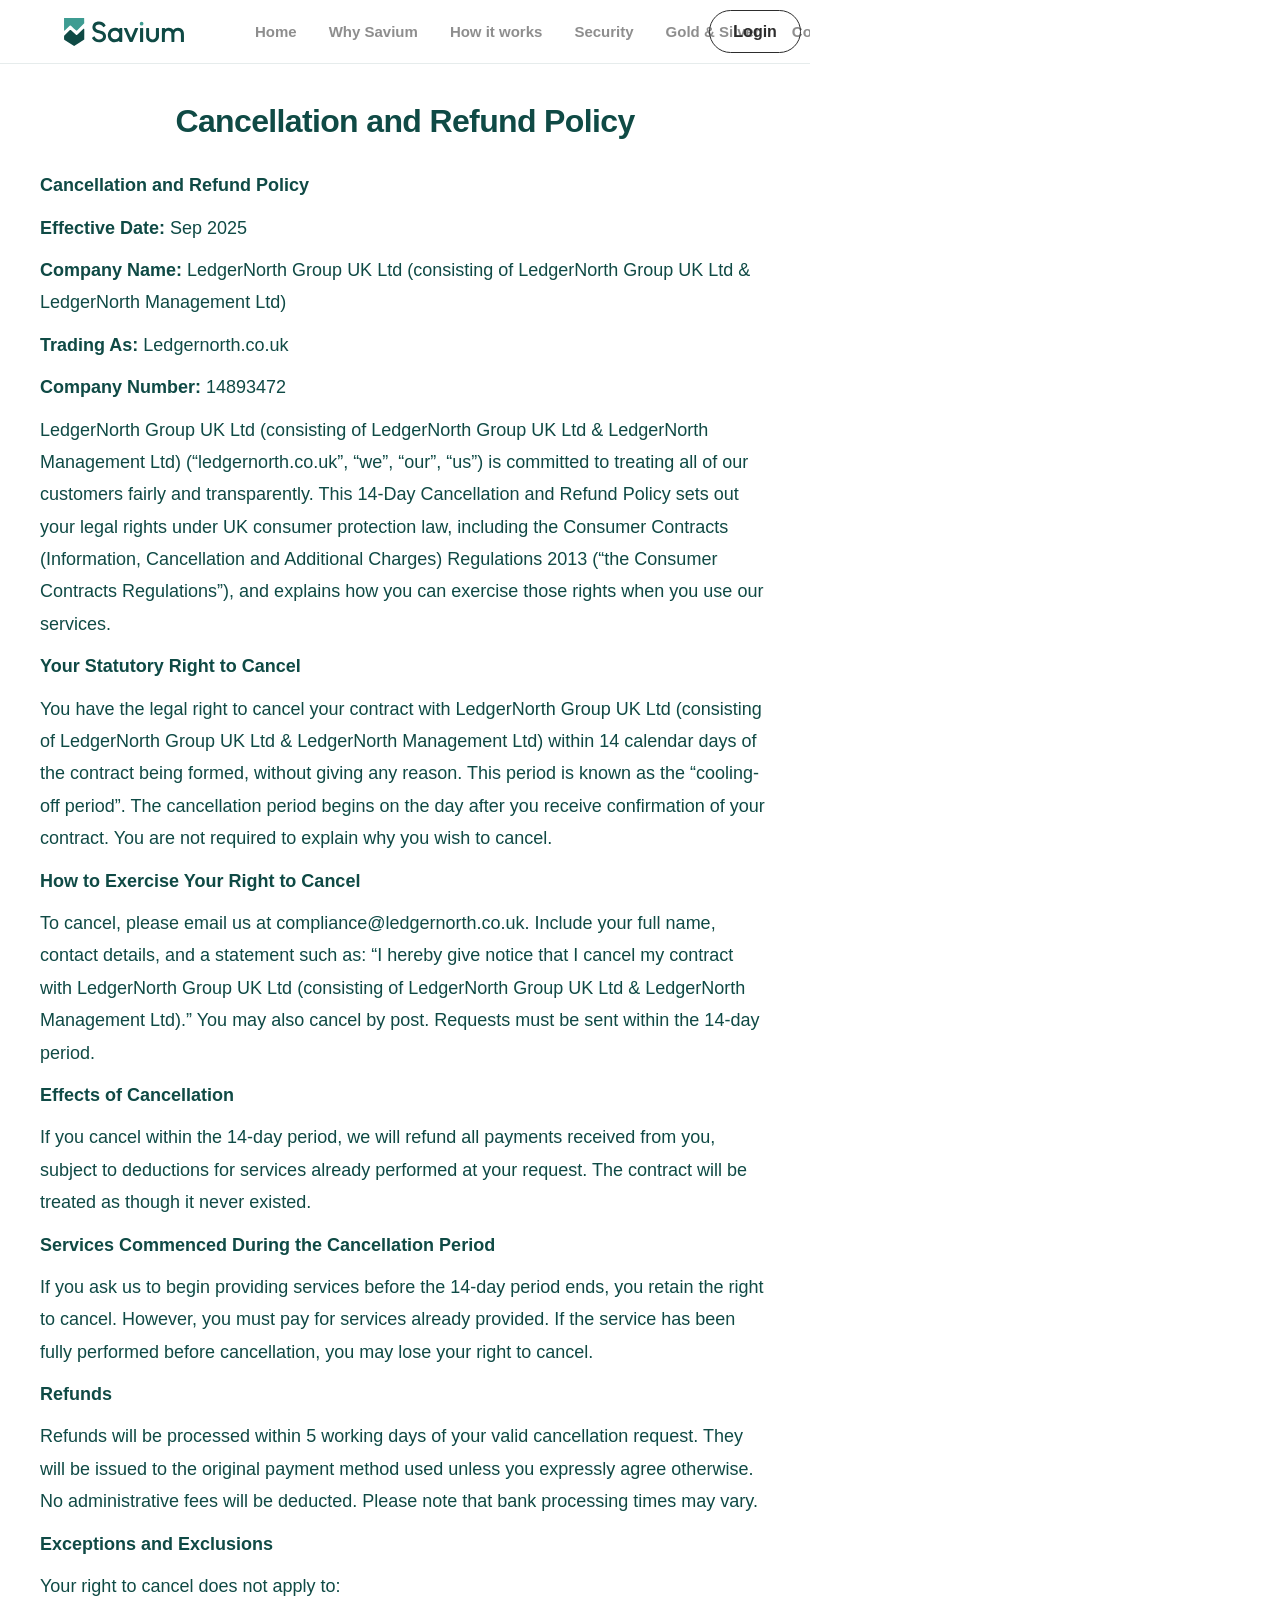
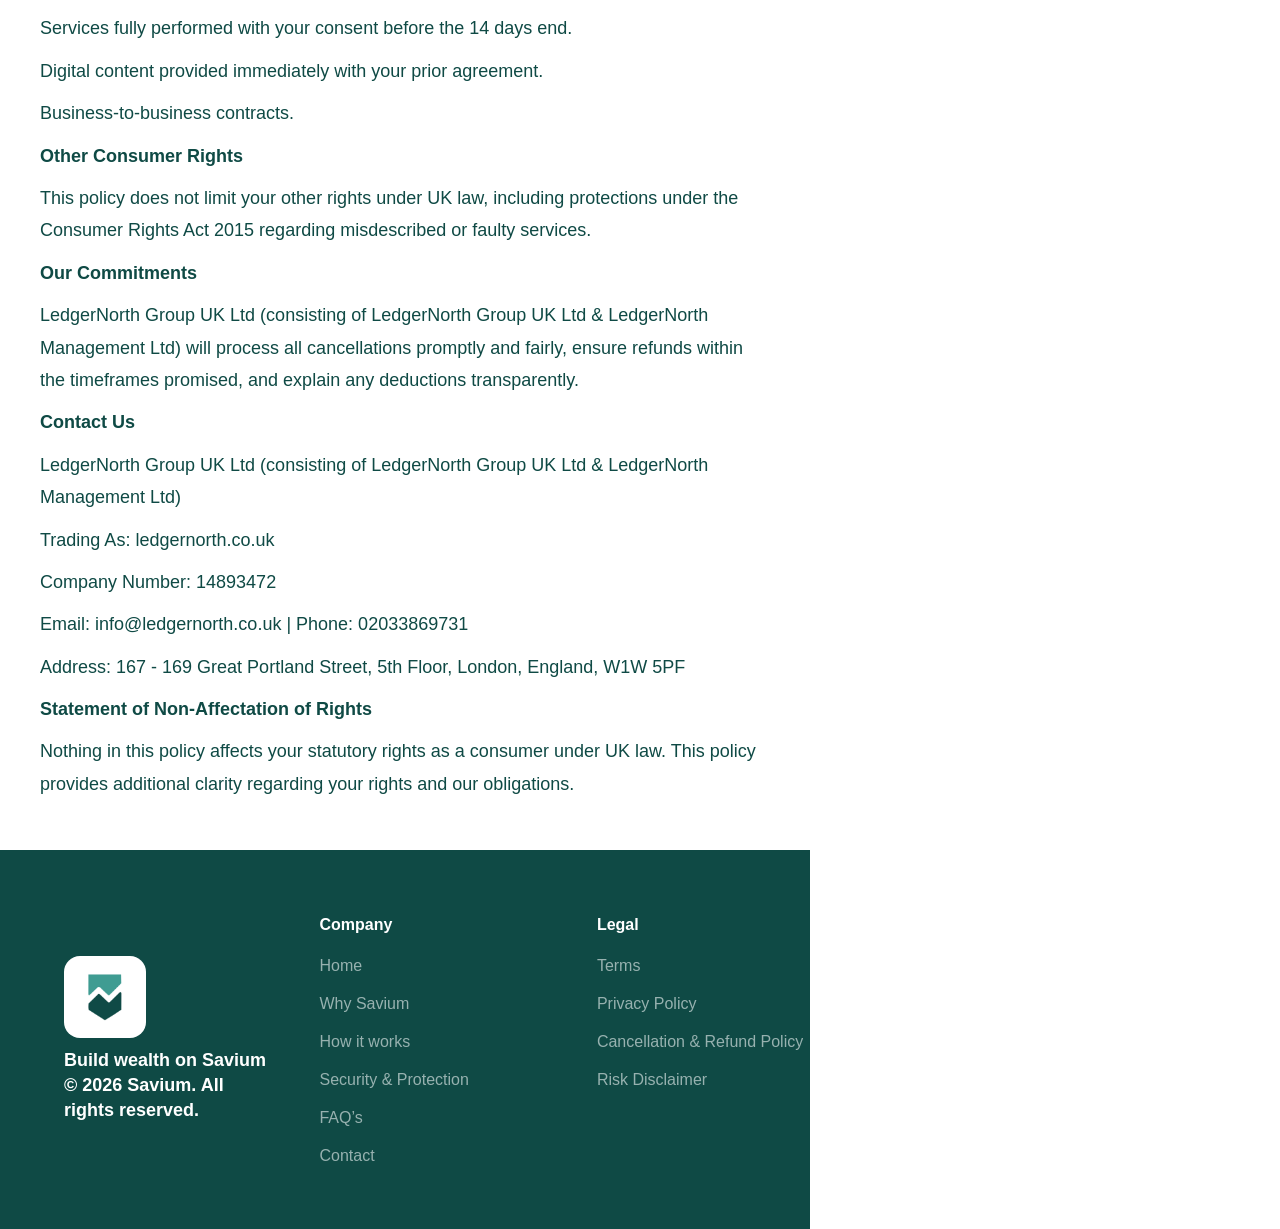
<file: cancellation-and-refund-policy.html>
<html dir="ltr">
   <head>
      <title>Savium</title>
      <meta name="description" content="Savium">
      <!-- Open Graph / Facebook -->
      <meta charset="utf-8">
     	<meta name="viewport" content="width=device-width">
      <meta property="og:type" content="website">
      <meta property="og:title" content="Savium">
      <meta property="og:description" content="Savium">
    
	
	
	   <link href="https://fonts.gstatic.com" rel="preconnect" crossorigin="">

    
      <!-- End of headEnd -->
       <link rel="stylesheet" type="text/css" href="assets/css/style.css">
      <link rel="stylesheet" href="https://cdn.jsdelivr.net/npm/bootstrap-icons@1.13.1/font/bootstrap-icons.min.css">
      <link href="https://fonts.googleapis.com/icon?family=Material+Icons" rel="stylesheet">
      <link rel="stylesheet" href="https://cdn.jsdelivr.net/npm/swiper@11/swiper-bundle.min.css">

     
   </head>
<body>

<div id="main">
   <!--$-->
   <div class="savium-O2K8G savium-l33gxc">
      
      <!-- header -->
       <div class="savium-1gegzsu-container">
               <div class="savium-oRrEa savium-1XR7f savium-1wa7rf2 savium-v-1wa7rf2">
                  <div class="savium-1gtpuz1">
                        <!--$-->
                        <a class="savium-l6g4qi savium-1i8xxhn" href="./" data-savium-page-link-current="true" style="opacity: 1;">
                           <div class="savium-gjn3dy"  style="border-radius: 6px; opacity: 1;">
                              <div style="position: relative;">
                                 <img decoding="async" loading="lazy" src="assets/img/logo.svg" style="width: 120px;">
                              </div>
                           </div>
                           <!-- <div class="savium-1eyl41t" style="--extracted-r6o4lv: rgb(45, 45, 45); --savium-paragraph-spacing: 0px; transform: none; opacity: 1;" data-savium-component-type="RichTextContainer">
                              <p  style="--font-selector:R0Y7TGlicmUgQ2FzbG9uIFRleHQtNzAw;--savium-font-family:&quot;Libre Caslon Text&quot;, &quot;Libre Caslon Text Placeholder&quot;, serif;--savium-font-weight:700;--savium-letter-spacing:-0.02em;--savium-text-color:var(--extracted-r6o4lv, rgb(45, 45, 45))" class="savium-text">SAVIUM</p>
                           </div> -->
                        </a>
                        <!--/$-->
                        <a class="mobile-gold-link" href="./gold-silver/">Gold &amp; Silver</a>
                        <button class="mobile-nav-toggle" type="button" aria-label="Open menu">☰</button>
                        <div class="mobile-nav-panel" id="mobileNav">
                           <a href="index.html#home">Home</a>
                           <a href="index.html#why-savium">Why Savium</a>
                           <a href="index.html#how-it-works">How it works</a>
                           <a href="index.html#security-and-protection">Security</a>
                           <a href="gold-silver.html">Gold & Silver</a>
                           <a href="#faq">FAQ</a>
                           <a href="contact.html">Contact</a>
                        </div>
                        <div class="savium-o0pm17" style="opacity: 1;">
                           <div class="savium-1uwc24l" style="--extracted-r6o4lv: rgba(30, 30, 30, 0.5); --savium-paragraph-spacing: 0px; transform: none; opacity: 1;" data-savium-component-type="RichTextContainer">
                              <p style="--font-selector:RlI7SW50ZXJEaXNwbGF5LVNlbWlCb2xk;--savium-font-family:&quot;Inter Display&quot;, &quot;Inter Display Placeholder&quot;, sans-serif;--savium-font-size:15px;--savium-font-weight:600;--savium-text-color:var(--extracted-r6o4lv, rgba(30, 30, 30, 0.5))" class="savium-text">
                                 <a class="savium-text savium-styles-preset-oer72v" data-styles-preset="Gm5Qd9eIs" href="index.html#home" data-savium-page-link-current="true">Home</a>
                              </p>
                           </div>
                           <div class="savium-1iszdfd" style="--extracted-r6o4lv: rgba(30, 30, 30, 0.5); --savium-paragraph-spacing: 0px; transform: none; opacity: 1;" data-savium-component-type="RichTextContainer">
                              <p style="--font-selector:RlI7SW50ZXJEaXNwbGF5LVNlbWlCb2xk;--savium-font-family:&quot;Inter Display&quot;, &quot;Inter Display Placeholder&quot;, sans-serif;--savium-font-size:15px;--savium-font-weight:600;--savium-text-color:var(--extracted-r6o4lv, rgba(30, 30, 30, 0.5))" class="savium-text">
                                 <a class="savium-text savium-styles-preset-oer72v" data-styles-preset="Gm5Qd9eIs" href="index.html#why-savium">Why Savium</a>
                              </p>
                           </div>
                           <div class="savium-e85kfv" style="--extracted-r6o4lv: rgba(30, 30, 30, 0.5); --savium-paragraph-spacing: 0px; transform: none; opacity: 1;" data-savium-component-type="RichTextContainer">
                              <p style="--font-selector:RlI7SW50ZXJEaXNwbGF5LVNlbWlCb2xk;--savium-font-family:&quot;Inter Display&quot;, &quot;Inter Display Placeholder&quot;, sans-serif;--savium-font-size:15px;--savium-font-weight:600;--savium-text-color:var(--extracted-r6o4lv, rgba(30, 30, 30, 0.5))" class="savium-text">
                                 <a class="savium-text savium-styles-preset-oer72v" data-styles-preset="Gm5Qd9eIs" href="index.html#how-it-works">How it works</a>
                              </p>
                           </div>
                           <div class="savium-9w3z2q" style="--extracted-r6o4lv: rgba(30, 30, 30, 0.5); --savium-paragraph-spacing: 0px; transform: none; opacity: 1;" data-savium-component-type="RichTextContainer">
                              <p style="--font-selector:RlI7SW50ZXJEaXNwbGF5LVNlbWlCb2xk;--savium-font-family:&quot;Inter Display&quot;, &quot;Inter Display Placeholder&quot;, sans-serif;--savium-font-size:15px;--savium-font-weight:600;--savium-text-color:var(--extracted-r6o4lv, rgba(30, 30, 30, 0.5))" class="savium-text">
                                 <a class="savium-text savium-styles-preset-oer72v" data-styles-preset="Gm5Qd9eIs" href="index.html#security-and-protection">Security</a>
                              </p>
                           </div>
                           <div class="savium-tsyi47"  style="--extracted-r6o4lv: rgba(30, 30, 30, 0.5); --savium-paragraph-spacing: 0px; transform: none; opacity: 1;" data-savium-component-type="RichTextContainer">
                              <p style="--font-selector:RlI7SW50ZXJEaXNwbGF5LVNlbWlCb2xk;--savium-font-family:&quot;Inter Display&quot;, &quot;Inter Display Placeholder&quot;, sans-serif;--savium-font-size:15px;--savium-font-weight:600;--savium-text-color:var(--extracted-r6o4lv, rgba(30, 30, 30, 0.5))" class="savium-text">
                                 <a class="savium-text savium-styles-preset-oer72v" data-styles-preset="Gm5Qd9eIs" href="gold-silver.html">Gold &amp; Silver</a>
                              </p>
                           </div>
                           <div class="savium-1bozt8l" style="--extracted-r6o4lv: rgba(30, 30, 30, 0.5); --savium-paragraph-spacing: 0px; transform: none; opacity: 1;" data-savium-component-type="RichTextContainer">
                              <p style="--font-selector:RlI7SW50ZXJEaXNwbGF5LVNlbWlCb2xk;--savium-font-family:&quot;Inter Display&quot;, &quot;Inter Display Placeholder&quot;, sans-serif;--savium-font-size:15px;--savium-font-weight:600;--savium-text-color:var(--extracted-r6o4lv, rgba(30, 30, 30, 0.5))" class="savium-text">
                                 <a class="savium-text savium-styles-preset-oer72v" data-styles-preset="Gm5Qd9eIs" href="contact.html">Contact</a>
                              </p>
                           </div>
                        </div>
                        <div class="savium-c4ocnp"  style="opacity: 1;">
                           <div class="savium-j2h3d4-container" style="opacity: 1;">
                              <!--$-->
                              <a class="savium-cavN7 savium-11tb2j1 savium-v-11tb2j1 savium-vj5k9g" data-border="true" style="--border-bottom-width: 1px; --border-color: rgb(45, 45, 45); --border-left-width: 1px; --border-right-width: 1px; --border-style: solid; --border-top-width: 1px; background-color: rgba(0, 0, 0, 0); border-radius: 999px; opacity: 1; will-change: auto;" href="" target="_blank" rel="noopener" >
                                 <div class="savium-6lippi"  style="--extracted-r6o4lv: rgb(45, 45, 45); --savium-paragraph-spacing: 0px; transform: none; opacity: 1; will-change: auto;" data-savium-component-type="RichTextContainer">
                                    <p  style="--font-selector: RlI7SW50ZXJEaXNwbGF5LVNlbWlCb2xk; --savium-font-family: &quot;Inter Display&quot;, &quot;Inter Display Placeholder&quot;, sans-serif; --savium-font-weight: 600; --savium-text-color: var(--extracted-r6o4lv, rgb(45, 45, 45));" class="savium-text">Login</p>
                                 </div>
                              </a>
                              <!--/$-->
                           </div>
                           <div class="savium-g89fg6-container" style="opacity: 1;">
                              <!--$-->
                              <a class="savium-ctkNL savium-1qo9fz5 savium-v-1qo9fz5 savium-1pfaqhx"  style="--border-bottom-width: 1px; --border-color: rgb(45, 45, 45); --border-left-width: 1px; --border-right-width: 1px; --border-style: solid; --border-top-width: 1px; background-color: rgb(45, 45, 45); border-radius: 999px; opacity: 1;" href="" target="_blank" rel="noopener">
                                 <div class="savium-bx1pel"  style="--extracted-r6o4lv: rgb(237, 235, 230); --savium-paragraph-spacing: 0px; transform: none; opacity: 1;" data-savium-component-type="RichTextContainer">
                                    <p  style="--font-selector:RlI7SW50ZXJEaXNwbGF5LVNlbWlCb2xk;--savium-font-family:&quot;Inter Display&quot;, &quot;Inter Display Placeholder&quot;, sans-serif;--savium-font-weight:600;--savium-text-color:var(--extracted-r6o4lv, rgb(237, 235, 230))" class="savium-text">Sign Up</p>
                                 </div>
                              </a>
                              <!--/$-->
                           </div>
                        </div>
                  </div>
               </div>
            </div>
      <!-- //header end -->

      <div class="terms-main">
         <h1 class="terms-title">Cancellation and Refund Policy</h1>

         <div class="terms-content">
            <p><strong>Cancellation and Refund Policy</strong></p>

            <p><strong>Effective Date:</strong> Sep 2025</p>

            <p><strong>Company Name:</strong> LedgerNorth Group UK Ltd (consisting of LedgerNorth Group UK Ltd &amp; LedgerNorth Management Ltd)</p>

            <p><strong>Trading As:</strong> Ledgernorth.co.uk</p>

            <p><strong>Company Number:</strong> 14893472</p>

            <p>LedgerNorth Group UK Ltd (consisting of LedgerNorth Group UK Ltd &amp; LedgerNorth Management Ltd) (“ledgernorth.co.uk”, “we”, “our”, “us”) is committed to treating all of our customers fairly and transparently. This 14-Day Cancellation and Refund Policy sets out your legal rights under UK consumer protection law, including the Consumer Contracts (Information, Cancellation and Additional Charges) Regulations 2013 (“the Consumer Contracts Regulations”), and explains how you can exercise those rights when you use our services.</p>

            <p><strong>Your Statutory Right to Cancel</strong></p>

            <p>You have the legal right to cancel your contract with LedgerNorth Group UK Ltd (consisting of LedgerNorth Group UK Ltd &amp; LedgerNorth Management Ltd) within 14 calendar days of the contract being formed, without giving any reason. This period is known as the “cooling-off period”. The cancellation period begins on the day after you receive confirmation of your contract. You are not required to explain why you wish to cancel.</p>

            <p><strong>How to Exercise Your Right to Cancel</strong></p>

            <p>To cancel, please email us at compliance@ledgernorth.co.uk. Include your full name, contact details, and a statement such as: “I hereby give notice that I cancel my contract with LedgerNorth Group UK Ltd (consisting of LedgerNorth Group UK Ltd &amp; LedgerNorth Management Ltd).” You may also cancel by post. Requests must be sent within the 14-day period.</p>

            <p><strong>Effects of Cancellation</strong></p>

            <p>If you cancel within the 14-day period, we will refund all payments received from you, subject to deductions for services already performed at your request. The contract will be treated as though it never existed.</p>

            <p><strong>Services Commenced During the Cancellation Period</strong></p>

            <p>If you ask us to begin providing services before the 14-day period ends, you retain the right to cancel. However, you must pay for services already provided. If the service has been fully performed before cancellation, you may lose your right to cancel.</p>

            <p><strong>Refunds</strong></p>

            <p>Refunds will be processed within 5 working days of your valid cancellation request. They will be issued to the original payment method used unless you expressly agree otherwise. No administrative fees will be deducted. Please note that bank processing times may vary.</p>

            <p><strong>Exceptions and Exclusions</strong></p>

            <p>Your right to cancel does not apply to:</p>
            <p>Services fully performed with your consent before the 14 days end.</p>
            <p>Digital content provided immediately with your prior agreement.</p>
            <p>Business-to-business contracts.</p>

            <p><strong>Other Consumer Rights</strong></p>

            <p>This policy does not limit your other rights under UK law, including protections under the Consumer Rights Act 2015 regarding misdescribed or faulty services.</p>

            <p><strong>Our Commitments</strong></p>

            <p>LedgerNorth Group UK Ltd (consisting of LedgerNorth Group UK Ltd &amp; LedgerNorth Management Ltd) will process all cancellations promptly and fairly, ensure refunds within the timeframes promised, and explain any deductions transparently.</p>

            <p><strong>Contact Us</strong></p>

            <p>LedgerNorth Group UK Ltd (consisting of LedgerNorth Group UK Ltd &amp; LedgerNorth Management Ltd)</p>
            <p>Trading As: ledgernorth.co.uk</p>
            <p>Company Number: 14893472</p>
            <p>Email: info@ledgernorth.co.uk | Phone: 02033869731</p>
            <p>Address: 167 - 169 Great Portland Street, 5th Floor, London, England, W1W 5PF</p>

            <p><strong>Statement of Non-Affectation of Rights</strong></p>

            <p>Nothing in this policy affects your statutory rights as a consumer under UK law. This policy provides additional clarity regarding your rights and our obligations.</p>
         </div>
      </div>

      <!--footer  -->
          <div class="ssr-variant hidden-1esvold hidden-915ier">
         <div class="savium-1l5vfgh-container">
            <div class="savium-oxcYs savium-aelUl savium-1phl0bg savium-v-1phl0bg" data-savium-name="Desktop" style="background-color: var(--token-1bd121e7-429c-4c38-9348-b8e4bcd83c61, rgb(15, 74, 69)); height: 100%; width: 100%; opacity: 1;">
               <div class="savium-n6pssc" style="opacity: 1;">
                  <div class="savium-wg7nfk" style="opacity: 1;">
                     <div class="savium-13jbtn1" data-savium-name="Group 13" style="border-radius: 16px; opacity: 1;">
                        <div style="position:absolute;border-radius:inherit;corner-shape:inherit;top:0;right:0;bottom:0;left:0" data-savium-background-image-wrapper="true">
                           <img
                              decoding="async"
                              loading="lazy"
                              src="assets/img/logoimg.jpg"
                              alt=""
                              style="display:block;width:100%;height:100%;border-radius:inherit;object-position:center;object-fit:cover"
                              >
                        </div>
                     </div>
                     <div class="savium-jq13x5"  style="--extracted-r6o4lv: var(--token-22a96362-a080-48ea-ad60-38d765498612, rgb(255, 255, 255)); --savium-paragraph-spacing: 0px; transform: none; opacity: 1;" data-savium-component-type="RichTextContainer">
                        <p  style="--font-selector:RlI7SW50ZXJEaXNwbGF5LVNlbWlCb2xk;--savium-font-family:&quot;Inter Display&quot;, &quot;Inter Display Placeholder&quot;, sans-serif;--savium-font-size:18px;--savium-font-weight:600;--savium-line-height:1.4em;--savium-text-color:var(--extracted-r6o4lv, var(--token-22a96362-a080-48ea-ad60-38d765498612, rgb(255, 255, 255)))" class="savium-text">Build wealth on Savium</p>
                     </div>
                  </div>
                  <div class="savium-9s3bk3"  style="--extracted-r6o4lv: var(--token-22a96362-a080-48ea-ad60-38d765498612, rgb(255, 255, 255)); --savium-paragraph-spacing: 0px; transform: none; opacity: 1;" data-savium-component-type="RichTextContainer">
                     <p  style="--font-selector:RlI7SW50ZXJEaXNwbGF5LVNlbWlCb2xk;--savium-font-family:&quot;Inter Display&quot;, &quot;Inter Display Placeholder&quot;, sans-serif;--savium-font-size:18px;--savium-font-weight:600;--savium-line-height:1.4em;--savium-text-color:var(--extracted-r6o4lv, var(--token-22a96362-a080-48ea-ad60-38d765498612, rgb(255, 255, 255)))" class="savium-text">© 2026 Savium. All rights reserved.</p>
                  </div>
               </div>
               <div class="savium-1pesc0z" style="opacity: 1;">
                  <div class="savium-jud6hz" style="opacity: 1;">
                     <div class="savium-1p113f1"  style="--extracted-r6o4lv: var(--token-22a96362-a080-48ea-ad60-38d765498612, rgb(255, 255, 255)); --savium-paragraph-spacing: 0px; transform: none; opacity: 1;" data-savium-component-type="RichTextContainer">
                        <p  style="--font-selector:RlI7SW50ZXJEaXNwbGF5LVNlbWlCb2xk;--savium-font-family:&quot;Inter Display&quot;, &quot;Inter Display Placeholder&quot;, sans-serif;--savium-font-weight:600;--savium-line-height:1.4em;--savium-text-color:var(--extracted-r6o4lv, var(--token-22a96362-a080-48ea-ad60-38d765498612, rgb(255, 255, 255)))" class="savium-text">Company</p>
                     </div>
                     <div class="savium-lxfuj5" style="--extracted-r6o4lv: var(--token-af2e606a-c70b-48f2-8ead-a096e710aadf, rgb(242, 247, 246)); --savium-paragraph-spacing: 0px; transform: none; opacity: 1;" data-savium-component-type="RichTextContainer">
                        
                           <a class="savium-text savium-styles-preset-r4sj54" data-styles-preset="nJzVJ1hxr" href="index.html#home" data-savium-page-link-current="true">Home</a>
                        
                     </div>
                     <div class="savium-bwowov" style="--extracted-r6o4lv: var(--token-af2e606a-c70b-48f2-8ead-a096e710aadf, rgb(242, 247, 246)); --savium-paragraph-spacing: 0px; transform: none; opacity: 1;" data-savium-component-type="RichTextContainer">
                        <a class="savium-text savium-styles-preset-r4sj54" data-styles-preset="nJzVJ1hxr" href="index.html#why-savium">Why Savium</a>
                      
                     </div>
                     <div class="savium-kr5iv2"  style="--extracted-r6o4lv: var(--token-af2e606a-c70b-48f2-8ead-a096e710aadf, rgb(242, 247, 246)); --savium-paragraph-spacing: 0px; transform: none; opacity: 1;" data-savium-component-type="RichTextContainer">
                        <a class="savium-text savium-styles-preset-r4sj54" data-styles-preset="nJzVJ1hxr" href="index.html#how-it-works">How it works</a>
                     </div>
                     <div class="savium-gf8l22" style="--extracted-r6o4lv: var(--token-af2e606a-c70b-48f2-8ead-a096e710aadf, rgb(242, 247, 246)); --savium-paragraph-spacing: 0px; transform: none; opacity: 1;" data-savium-component-type="RichTextContainer">
                       <a class="savium-text savium-styles-preset-r4sj54" data-styles-preset="nJzVJ1hxr" href="index.html#security-and-protection">Security &amp; Protection</a>
                        
                     </div>
                     <div class="savium-1qg6fqg"  style="--extracted-r6o4lv: var(--token-af2e606a-c70b-48f2-8ead-a096e710aadf, rgb(242, 247, 246)); --savium-paragraph-spacing: 0px; transform: none; opacity: 1;" data-savium-component-type="RichTextContainer">
                        <a class="savium-text savium-styles-preset-r4sj54" data-styles-preset="nJzVJ1hxr" href="#faq">FAQ’s</a>
                        </p>
                     </div>
                     <div class="savium-uarf46" style="--extracted-r6o4lv: var(--token-af2e606a-c70b-48f2-8ead-a096e710aadf, rgb(242, 247, 246)); --savium-paragraph-spacing: 0px; transform: none; opacity: 1;" data-savium-component-type="RichTextContainer">
                       
                          <a class="savium-text savium-styles-preset-r4sj54" data-styles-preset="nJzVJ1hxr" href="contact.html">Contact</a>
                        </p>
                     </div>
                  </div>
                  <div class="savium-1aca49q" style="opacity: 1;">
                     <div class="savium-1pq5mbt"  style="--extracted-r6o4lv: var(--token-22a96362-a080-48ea-ad60-38d765498612, rgb(255, 255, 255)); --savium-paragraph-spacing: 0px; transform: none; opacity: 1;" data-savium-component-type="RichTextContainer">
                        <p  style="--font-selector:RlI7SW50ZXJEaXNwbGF5LVNlbWlCb2xk;--savium-font-family:&quot;Inter Display&quot;, &quot;Inter Display Placeholder&quot;, sans-serif;--savium-font-weight:600;--savium-line-height:1.4em;--savium-text-color:var(--extracted-r6o4lv, var(--token-22a96362-a080-48ea-ad60-38d765498612, rgb(255, 255, 255)))" class="savium-text">Legal</p>
                     </div>
                     <div class="savium-jjp4r7" style="--extracted-r6o4lv: var(--token-af2e606a-c70b-48f2-8ead-a096e710aadf, rgb(242, 247, 246)); --savium-paragraph-spacing: 0px; transform: none; opacity: 1;" data-savium-component-type="RichTextContainer">
                        <a class="savium-text savium-styles-preset-r4sj54" data-styles-preset="nJzVJ1hxr" href="terms.html">Terms</a>
                       
                     </div>
                     <div class="savium-1spqc7i" style="--extracted-r6o4lv: var(--token-af2e606a-c70b-48f2-8ead-a096e710aadf, rgb(242, 247, 246)); --savium-paragraph-spacing: 0px; transform: none; opacity: 1;" data-savium-component-type="RichTextContainer">
                       <a class="savium-text savium-styles-preset-r4sj54" data-styles-preset="nJzVJ1hxr" href="privacy-policy.html">Privacy Policy</a>
                       
                     </div>
                     <div class="savium-qgzgqk"  style="--extracted-r6o4lv: var(--token-af2e606a-c70b-48f2-8ead-a096e710aadf, rgb(242, 247, 246)); --savium-paragraph-spacing: 0px; transform: none; opacity: 1;" data-savium-component-type="RichTextContainer">
                        <a class="savium-text savium-styles-preset-r4sj54" data-styles-preset="nJzVJ1hxr" href="cancellation-and-refund-policy.html">Cancellation &amp; Refund Policy</a>
                     </div>
                     <div class="savium-1v0ky6t" style="--extracted-r6o4lv: var(--token-af2e606a-c70b-48f2-8ead-a096e710aadf, rgb(242, 247, 246)); --savium-paragraph-spacing: 0px; transform: none; opacity: 1;" data-savium-component-type="RichTextContainer">
                        <a class="savium-text savium-styles-preset-r4sj54" data-styles-preset="nJzVJ1hxr" href="risk-disclaimer.html">Risk Disclaimer</a>
                       
                     </div>
                  </div>
               </div>
            </div>
         </div>
      </div>
         <!--//footer  -->
   </div>
   <!--/$-->
</div>

</body>
</html>
</file>
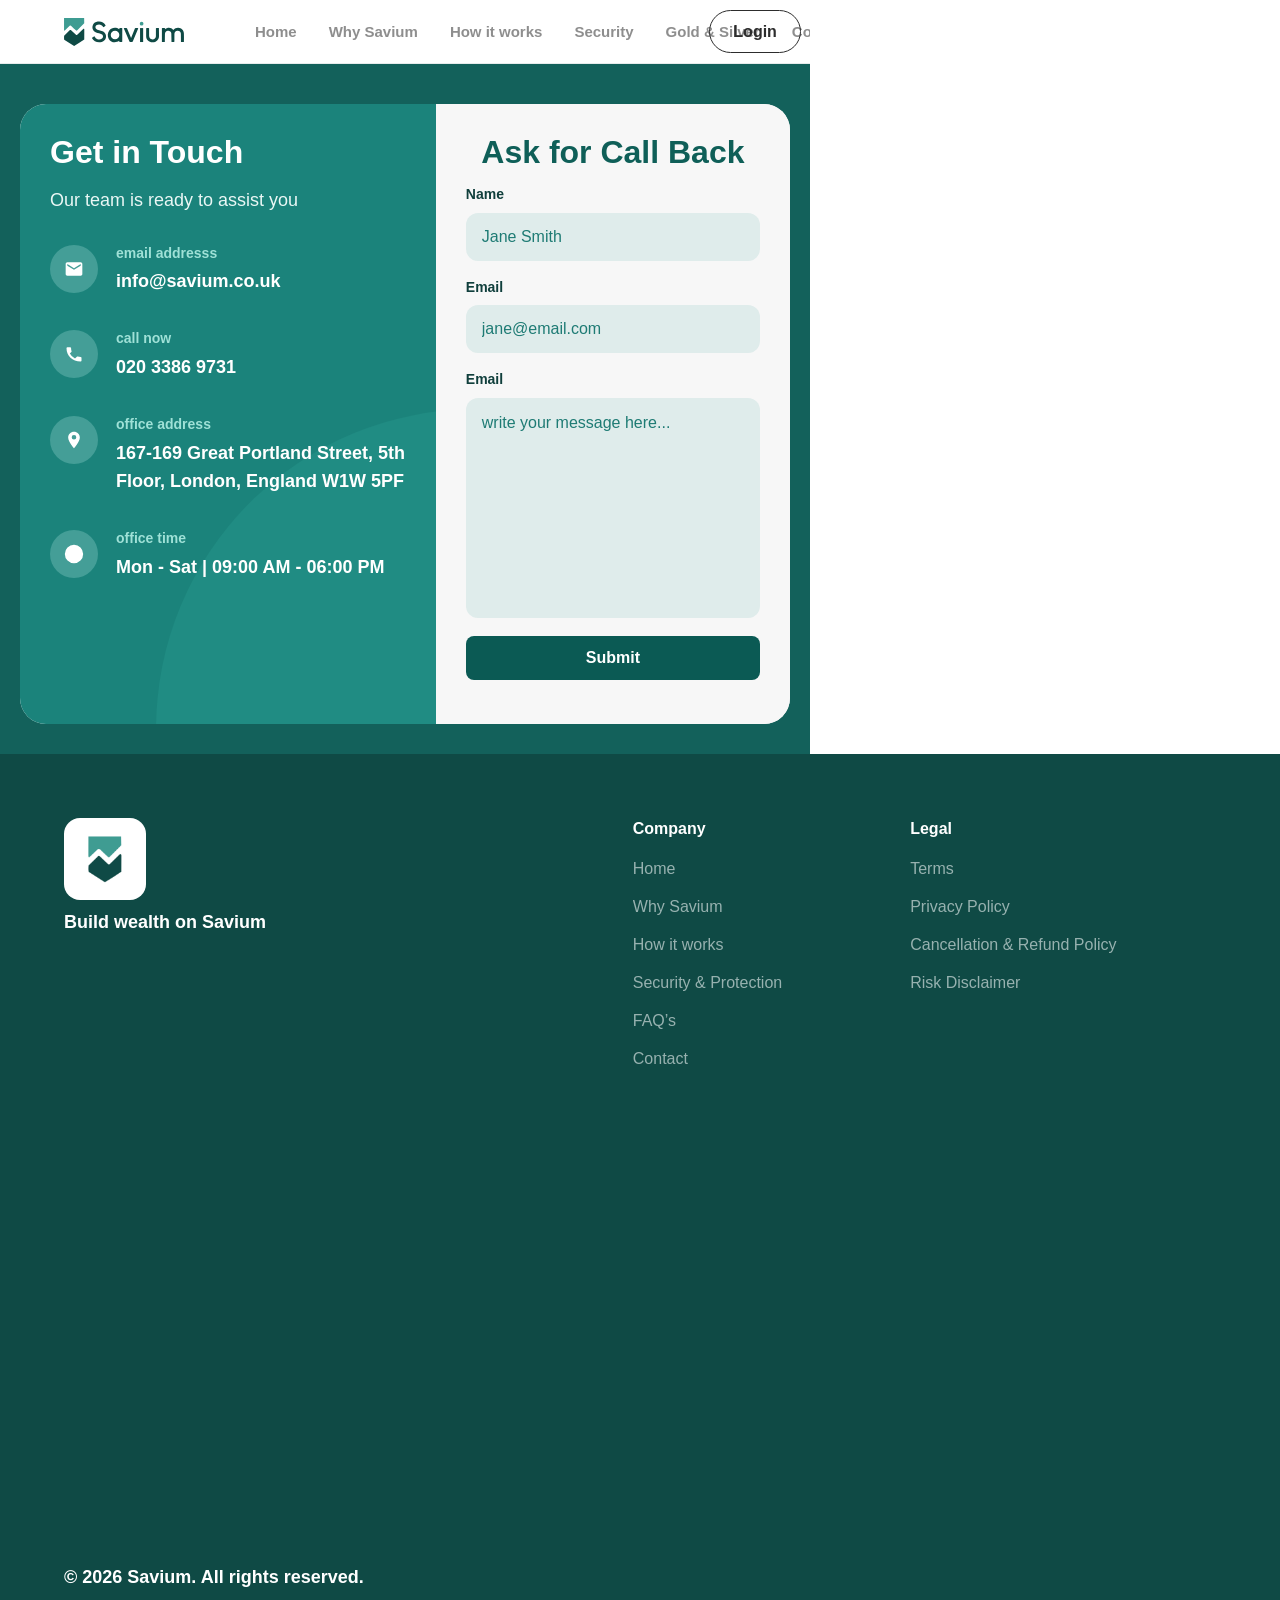
<file: contact.html>
<html dir="ltr">
   <head>
      <title>Savium</title>
      <meta name="description" content="Savium">
      <!-- Open Graph / Facebook -->
      <meta charset="utf-8">
     	<meta name="viewport" content="width=device-width">
      <meta property="og:type" content="website">
      <meta property="og:title" content="Savium">
      <meta property="og:description" content="Savium">
    
	
	
	   <link href="https://fonts.gstatic.com" rel="preconnect" crossorigin="">

    
      <!-- End of headEnd -->
       <link rel="stylesheet" type="text/css" href="assets/css/style.css">
      <link rel="stylesheet" href="https://cdn.jsdelivr.net/npm/bootstrap-icons@1.13.1/font/bootstrap-icons.min.css">
      <link href="https://fonts.googleapis.com/icon?family=Material+Icons" rel="stylesheet">
      <link rel="stylesheet" href="https://cdn.jsdelivr.net/npm/swiper@11/swiper-bundle.min.css">

     
   </head>
<body>

<div id="main">
<!--$-->
<div class="savium-O2K8G savium-l33gxc">

<!-- header -->
 <!-- header -->
             <div class="savium-1gegzsu-container">
               <div class="savium-oRrEa savium-1XR7f savium-1wa7rf2 savium-v-1wa7rf2">
                  <div class="savium-1gtpuz1">
                        <!--$-->
                        <a class="savium-l6g4qi savium-1i8xxhn" href="./" data-savium-page-link-current="true" style="opacity: 1;">
                           <div class="savium-gjn3dy"  style="border-radius: 6px; opacity: 1;">
                              <div style="position: relative;">
                                 <img decoding="async" loading="lazy" src="assets/img/logo.svg" style="width: 120px;">
                              </div>
                           </div>
                           <!-- <div class="savium-1eyl41t" style="--extracted-r6o4lv: rgb(45, 45, 45); --savium-paragraph-spacing: 0px; transform: none; opacity: 1;" data-savium-component-type="RichTextContainer">
                              <p  style="--font-selector:R0Y7TGlicmUgQ2FzbG9uIFRleHQtNzAw;--savium-font-family:&quot;Libre Caslon Text&quot;, &quot;Libre Caslon Text Placeholder&quot;, serif;--savium-font-weight:700;--savium-letter-spacing:-0.02em;--savium-text-color:var(--extracted-r6o4lv, rgb(45, 45, 45))" class="savium-text">SAVIUM</p>
                           </div> -->
                        </a>
                        <!--/$-->
                        <a class="mobile-gold-link" href="./gold-silver/">Gold &amp; Silver</a>
                        <button class="mobile-nav-toggle" type="button" aria-label="Open menu">☰</button>
                        <div class="mobile-nav-panel" id="mobileNav">
                           <a href="index.html#home">Home</a>
                           <a href="index.html#why-savium">Why Savium</a>
                           <a href="index.html#how-it-works">How it works</a>
                           <a href="index.html#security-and-protection">Security</a>
                           <a href="gold-silver.html">Gold & Silver</a>
                           <a href="#faq">FAQ</a>
                           <a href="contact.html">Contact</a>
                        </div>
                        <div class="savium-o0pm17" style="opacity: 1;">
                           <div class="savium-1uwc24l" style="--extracted-r6o4lv: rgba(30, 30, 30, 0.5); --savium-paragraph-spacing: 0px; transform: none; opacity: 1;" data-savium-component-type="RichTextContainer">
                              <p style="--font-selector:RlI7SW50ZXJEaXNwbGF5LVNlbWlCb2xk;--savium-font-family:&quot;Inter Display&quot;, &quot;Inter Display Placeholder&quot;, sans-serif;--savium-font-size:15px;--savium-font-weight:600;--savium-text-color:var(--extracted-r6o4lv, rgba(30, 30, 30, 0.5))" class="savium-text">
                                 <a class="savium-text savium-styles-preset-oer72v" data-styles-preset="Gm5Qd9eIs" href="index.html#home" data-savium-page-link-current="true">Home</a>
                              </p>
                           </div>
                           <div class="savium-1iszdfd" style="--extracted-r6o4lv: rgba(30, 30, 30, 0.5); --savium-paragraph-spacing: 0px; transform: none; opacity: 1;" data-savium-component-type="RichTextContainer">
                              <p style="--font-selector:RlI7SW50ZXJEaXNwbGF5LVNlbWlCb2xk;--savium-font-family:&quot;Inter Display&quot;, &quot;Inter Display Placeholder&quot;, sans-serif;--savium-font-size:15px;--savium-font-weight:600;--savium-text-color:var(--extracted-r6o4lv, rgba(30, 30, 30, 0.5))" class="savium-text">
                                 <a class="savium-text savium-styles-preset-oer72v" data-styles-preset="Gm5Qd9eIs" href="index.html#why-savium">Why Savium</a>
                              </p>
                           </div>
                           <div class="savium-e85kfv" style="--extracted-r6o4lv: rgba(30, 30, 30, 0.5); --savium-paragraph-spacing: 0px; transform: none; opacity: 1;" data-savium-component-type="RichTextContainer">
                              <p style="--font-selector:RlI7SW50ZXJEaXNwbGF5LVNlbWlCb2xk;--savium-font-family:&quot;Inter Display&quot;, &quot;Inter Display Placeholder&quot;, sans-serif;--savium-font-size:15px;--savium-font-weight:600;--savium-text-color:var(--extracted-r6o4lv, rgba(30, 30, 30, 0.5))" class="savium-text">
                                 <a class="savium-text savium-styles-preset-oer72v" data-styles-preset="Gm5Qd9eIs" href="index.html#how-it-works">How it works</a>
                              </p>
                           </div>
                           <div class="savium-9w3z2q" style="--extracted-r6o4lv: rgba(30, 30, 30, 0.5); --savium-paragraph-spacing: 0px; transform: none; opacity: 1;" data-savium-component-type="RichTextContainer">
                              <p style="--font-selector:RlI7SW50ZXJEaXNwbGF5LVNlbWlCb2xk;--savium-font-family:&quot;Inter Display&quot;, &quot;Inter Display Placeholder&quot;, sans-serif;--savium-font-size:15px;--savium-font-weight:600;--savium-text-color:var(--extracted-r6o4lv, rgba(30, 30, 30, 0.5))" class="savium-text">
                                 <a class="savium-text savium-styles-preset-oer72v" data-styles-preset="Gm5Qd9eIs" href="index.html#security-and-protection">Security</a>
                              </p>
                           </div>
                           <div class="savium-tsyi47"  style="--extracted-r6o4lv: rgba(30, 30, 30, 0.5); --savium-paragraph-spacing: 0px; transform: none; opacity: 1;" data-savium-component-type="RichTextContainer">
                              <p style="--font-selector:RlI7SW50ZXJEaXNwbGF5LVNlbWlCb2xk;--savium-font-family:&quot;Inter Display&quot;, &quot;Inter Display Placeholder&quot;, sans-serif;--savium-font-size:15px;--savium-font-weight:600;--savium-text-color:var(--extracted-r6o4lv, rgba(30, 30, 30, 0.5))" class="savium-text">
                                 <a class="savium-text savium-styles-preset-oer72v" data-styles-preset="Gm5Qd9eIs" href="gold-silver.html">Gold &amp; Silver</a>
                              </p>
                           </div>
                           <div class="savium-1bozt8l" style="--extracted-r6o4lv: rgba(30, 30, 30, 0.5); --savium-paragraph-spacing: 0px; transform: none; opacity: 1;" data-savium-component-type="RichTextContainer">
                              <p style="--font-selector:RlI7SW50ZXJEaXNwbGF5LVNlbWlCb2xk;--savium-font-family:&quot;Inter Display&quot;, &quot;Inter Display Placeholder&quot;, sans-serif;--savium-font-size:15px;--savium-font-weight:600;--savium-text-color:var(--extracted-r6o4lv, rgba(30, 30, 30, 0.5))" class="savium-text">
                                 <a class="savium-text savium-styles-preset-oer72v" data-styles-preset="Gm5Qd9eIs" href="contact.html">Contact</a>
                              </p>
                           </div>
                        </div>
                        <div class="savium-c4ocnp"  style="opacity: 1;">
                           <div class="savium-j2h3d4-container" style="opacity: 1;">
                              <!--$-->
                              <a class="savium-cavN7 savium-11tb2j1 savium-v-11tb2j1 savium-vj5k9g" data-border="true" style="--border-bottom-width: 1px; --border-color: rgb(45, 45, 45); --border-left-width: 1px; --border-right-width: 1px; --border-style: solid; --border-top-width: 1px; background-color: rgba(0, 0, 0, 0); border-radius: 999px; opacity: 1; will-change: auto;" href="" target="_blank" rel="noopener" >
                                 <div class="savium-6lippi"  style="--extracted-r6o4lv: rgb(45, 45, 45); --savium-paragraph-spacing: 0px; transform: none; opacity: 1; will-change: auto;" data-savium-component-type="RichTextContainer">
                                    <p  style="--font-selector: RlI7SW50ZXJEaXNwbGF5LVNlbWlCb2xk; --savium-font-family: &quot;Inter Display&quot;, &quot;Inter Display Placeholder&quot;, sans-serif; --savium-font-weight: 600; --savium-text-color: var(--extracted-r6o4lv, rgb(45, 45, 45));" class="savium-text">Login</p>
                                 </div>
                              </a>
                              <!--/$-->
                           </div>
                           <div class="savium-g89fg6-container" style="opacity: 1;">
                              <!--$-->
                              <a class="savium-ctkNL savium-1qo9fz5 savium-v-1qo9fz5 savium-1pfaqhx"  style="--border-bottom-width: 1px; --border-color: rgb(45, 45, 45); --border-left-width: 1px; --border-right-width: 1px; --border-style: solid; --border-top-width: 1px; background-color: rgb(45, 45, 45); border-radius: 999px; opacity: 1;" href="" target="_blank" rel="noopener">
                                 <div class="savium-bx1pel"  style="--extracted-r6o4lv: rgb(237, 235, 230); --savium-paragraph-spacing: 0px; transform: none; opacity: 1;" data-savium-component-type="RichTextContainer">
                                    <p  style="--font-selector:RlI7SW50ZXJEaXNwbGF5LVNlbWlCb2xk;--savium-font-family:&quot;Inter Display&quot;, &quot;Inter Display Placeholder&quot;, sans-serif;--savium-font-weight:600;--savium-text-color:var(--extracted-r6o4lv, rgb(237, 235, 230))" class="savium-text">Sign Up</p>
                                 </div>
                              </a>
                              <!--/$-->
                           </div>
                        </div>
                  </div>
               </div>
            </div>
            <!-- //header end -->
<!-- //header end -->

<div class="contact-page-section">
    <div class="contact-page-wrap">
        <div class="contact-card">

            <div class="contact-card-left">
                <h2>Get in Touch</h2>
                <p class="contact-subtext">Our team is ready to assist you</p>

                <div class="contact-info-list">

                    <div class="contact-info-item">
                        <div class="contact-info-icon">
                            <svg viewBox="0 0 24 24" aria-hidden="true">
                                <path d="M20 4H4C2.9 4 2.01 4.9 2.01 6L2 18c0 1.1.9 2 2 2h16c1.1 0 2-.9 2-2V6c0-1.1-.9-2-2-2zm0 4-8 5-8-5V6l8 5 8-5v2z"/>
                            </svg>
                        </div>
                        <div class="contact-info-text">
                            <p class="mini-label">email addresss</p>
                            <p>info@savium.co.uk</p>
                        </div>
                    </div>

                    <div class="contact-info-item">
                        <div class="contact-info-icon">
                            <svg viewBox="0 0 24 24" aria-hidden="true">
                                <path d="M6.62 10.79a15.053 15.053 0 0 0 6.59 6.59l2.2-2.2c.27-.27.67-.36 1.02-.24 1.12.37 2.33.57 3.57.57.55 0 1 .45 1 1V20c0 .55-.45 1-1 1C10.07 21 3 13.93 3 5c0-.55.45-1 1-1h3.5c.55 0 1 .45 1 1 0 1.24.2 2.45.57 3.57.11.35.03.74-.25 1.02l-2.2 2.2z"/>
                            </svg>
                        </div>
                        <div class="contact-info-text">
                            <p class="mini-label">call now</p>
                            <p>020 3386 9731</p>
                        </div>
                    </div>

                    <div class="contact-info-item">
                        <div class="contact-info-icon">
                            <svg viewBox="0 0 24 24" aria-hidden="true">
                                <path d="M12 2C8.13 2 5 5.13 5 9c0 5.25 7 13 7 13s7-7.75 7-13c0-3.87-3.13-7-7-7zm0 9.5A2.5 2.5 0 1 1 12 6a2.5 2.5 0 0 1 0 5.5z"/>
                            </svg>
                        </div>
                        <div class="contact-info-text">
                            <p class="mini-label">Office address</p>
                            <p>167-169 Great Portland Street, 5th Floor, London, England W1W 5PF</p>
                        </div>
                    </div>

                    <div class="contact-info-item">
                        <div class="contact-info-icon">
                            <svg viewBox="0 0 24 24" aria-hidden="true">
                                <path d="M12 1a11 11 0 1 0 11 11A11.013 11.013 0 0 0 12 1zm1 11.41V6h-2v7h6v-2z"/>
                            </svg>
                        </div>
                        <div class="contact-info-text">
                            <p class="mini-label">office time</p>
                            <p>Mon - Sat | 09:00 AM - 06:00 PM</p>
                        </div>
                    </div>

                </div>
            </div>

            <div class="contact-card-right">
                <h2>Ask for Call Back</h2>

                <form action="" method="post">
                    <div class="contact-form-group">
                        <label>Name</label>
                        <input type="text" name="name" placeholder="Jane Smith">
                    </div>

                    <div class="contact-form-group">
                        <label>Email</label>
                        <input type="email" name="email" placeholder="jane@email.com">
                    </div>

                    <div class="contact-form-group">
                        <label>Email</label>
                        <textarea name="message" placeholder="write your message here..."></textarea>
                    </div>

                    <button type="submit" class="contact-submit-btn">Submit</button>
                </form>
            </div>

        </div>
    </div>
</div>


</div>


<!--footer  -->
          <div class="ssr-variant hidden-1esvold hidden-915ier">
         <div class="savium-1l5vfgh-container">
            <div class="savium-oxcYs savium-aelUl savium-1phl0bg savium-v-1phl0bg" data-savium-name="Desktop" style="background-color: var(--token-1bd121e7-429c-4c38-9348-b8e4bcd83c61, rgb(15, 74, 69)); height: 100%; width: 100%; opacity: 1;">
               <div class="savium-n6pssc" style="opacity: 1;">
                  <div class="savium-wg7nfk" style="opacity: 1;">
                     <div class="savium-13jbtn1" data-savium-name="Group 13" style="border-radius: 16px; opacity: 1;">
                        <div style="position:absolute;border-radius:inherit;corner-shape:inherit;top:0;right:0;bottom:0;left:0" data-savium-background-image-wrapper="true">
                           <img
                              decoding="async"
                              loading="lazy"
                              src="assets/img/logoimg.jpg"
                              alt=""
                              style="display:block;width:100%;height:100%;border-radius:inherit;object-position:center;object-fit:cover"
                              >
                        </div>
                     </div>
                     <div class="savium-jq13x5"  style="--extracted-r6o4lv: var(--token-22a96362-a080-48ea-ad60-38d765498612, rgb(255, 255, 255)); --savium-paragraph-spacing: 0px; transform: none; opacity: 1;" data-savium-component-type="RichTextContainer">
                        <p  style="--font-selector:RlI7SW50ZXJEaXNwbGF5LVNlbWlCb2xk;--savium-font-family:&quot;Inter Display&quot;, &quot;Inter Display Placeholder&quot;, sans-serif;--savium-font-size:18px;--savium-font-weight:600;--savium-line-height:1.4em;--savium-text-color:var(--extracted-r6o4lv, var(--token-22a96362-a080-48ea-ad60-38d765498612, rgb(255, 255, 255)))" class="savium-text">Build wealth on Savium</p>
                     </div>
                  </div>
                  <div class="savium-9s3bk3"  style="--extracted-r6o4lv: var(--token-22a96362-a080-48ea-ad60-38d765498612, rgb(255, 255, 255)); --savium-paragraph-spacing: 0px; transform: none; opacity: 1;" data-savium-component-type="RichTextContainer">
                     <p  style="--font-selector:RlI7SW50ZXJEaXNwbGF5LVNlbWlCb2xk;--savium-font-family:&quot;Inter Display&quot;, &quot;Inter Display Placeholder&quot;, sans-serif;--savium-font-size:18px;--savium-font-weight:600;--savium-line-height:1.4em;--savium-text-color:var(--extracted-r6o4lv, var(--token-22a96362-a080-48ea-ad60-38d765498612, rgb(255, 255, 255)))" class="savium-text">© 2026 Savium. All rights reserved.</p>
                  </div>
               </div>
               <div class="savium-1pesc0z" style="opacity: 1;">
                  <div class="savium-jud6hz" style="opacity: 1;">
                     <div class="savium-1p113f1"  style="--extracted-r6o4lv: var(--token-22a96362-a080-48ea-ad60-38d765498612, rgb(255, 255, 255)); --savium-paragraph-spacing: 0px; transform: none; opacity: 1;" data-savium-component-type="RichTextContainer">
                        <p  style="--font-selector:RlI7SW50ZXJEaXNwbGF5LVNlbWlCb2xk;--savium-font-family:&quot;Inter Display&quot;, &quot;Inter Display Placeholder&quot;, sans-serif;--savium-font-weight:600;--savium-line-height:1.4em;--savium-text-color:var(--extracted-r6o4lv, var(--token-22a96362-a080-48ea-ad60-38d765498612, rgb(255, 255, 255)))" class="savium-text">Company</p>
                     </div>
                     <div class="savium-lxfuj5" style="--extracted-r6o4lv: var(--token-af2e606a-c70b-48f2-8ead-a096e710aadf, rgb(242, 247, 246)); --savium-paragraph-spacing: 0px; transform: none; opacity: 1;" data-savium-component-type="RichTextContainer">
                        
                           <a class="savium-text savium-styles-preset-r4sj54" data-styles-preset="nJzVJ1hxr" href="index.html#home" data-savium-page-link-current="true">Home</a>
                        
                     </div>
                     <div class="savium-bwowov" style="--extracted-r6o4lv: var(--token-af2e606a-c70b-48f2-8ead-a096e710aadf, rgb(242, 247, 246)); --savium-paragraph-spacing: 0px; transform: none; opacity: 1;" data-savium-component-type="RichTextContainer">
                        <a class="savium-text savium-styles-preset-r4sj54" data-styles-preset="nJzVJ1hxr" href="index.html#why-savium">Why Savium</a>
                      
                     </div>
                     <div class="savium-kr5iv2"  style="--extracted-r6o4lv: var(--token-af2e606a-c70b-48f2-8ead-a096e710aadf, rgb(242, 247, 246)); --savium-paragraph-spacing: 0px; transform: none; opacity: 1;" data-savium-component-type="RichTextContainer">
                        <a class="savium-text savium-styles-preset-r4sj54" data-styles-preset="nJzVJ1hxr" href="index.html#how-it-works">How it works</a>
                     </div>
                     <div class="savium-gf8l22" style="--extracted-r6o4lv: var(--token-af2e606a-c70b-48f2-8ead-a096e710aadf, rgb(242, 247, 246)); --savium-paragraph-spacing: 0px; transform: none; opacity: 1;" data-savium-component-type="RichTextContainer">
                       <a class="savium-text savium-styles-preset-r4sj54" data-styles-preset="nJzVJ1hxr" href="index.html#security-and-protection">Security &amp; Protection</a>
                        
                     </div>
                     <div class="savium-1qg6fqg"  style="--extracted-r6o4lv: var(--token-af2e606a-c70b-48f2-8ead-a096e710aadf, rgb(242, 247, 246)); --savium-paragraph-spacing: 0px; transform: none; opacity: 1;" data-savium-component-type="RichTextContainer">
                        <a class="savium-text savium-styles-preset-r4sj54" data-styles-preset="nJzVJ1hxr" href="#faq">FAQ’s</a>
                        </p>
                     </div>
                     <div class="savium-uarf46" style="--extracted-r6o4lv: var(--token-af2e606a-c70b-48f2-8ead-a096e710aadf, rgb(242, 247, 246)); --savium-paragraph-spacing: 0px; transform: none; opacity: 1;" data-savium-component-type="RichTextContainer">
                       
                          <a class="savium-text savium-styles-preset-r4sj54" data-styles-preset="nJzVJ1hxr" href="contact.html">Contact</a>
                        </p>
                     </div>
                  </div>
                  <div class="savium-1aca49q" style="opacity: 1;">
                     <div class="savium-1pq5mbt"  style="--extracted-r6o4lv: var(--token-22a96362-a080-48ea-ad60-38d765498612, rgb(255, 255, 255)); --savium-paragraph-spacing: 0px; transform: none; opacity: 1;" data-savium-component-type="RichTextContainer">
                        <p  style="--font-selector:RlI7SW50ZXJEaXNwbGF5LVNlbWlCb2xk;--savium-font-family:&quot;Inter Display&quot;, &quot;Inter Display Placeholder&quot;, sans-serif;--savium-font-weight:600;--savium-line-height:1.4em;--savium-text-color:var(--extracted-r6o4lv, var(--token-22a96362-a080-48ea-ad60-38d765498612, rgb(255, 255, 255)))" class="savium-text">Legal</p>
                     </div>
                     <div class="savium-jjp4r7" style="--extracted-r6o4lv: var(--token-af2e606a-c70b-48f2-8ead-a096e710aadf, rgb(242, 247, 246)); --savium-paragraph-spacing: 0px; transform: none; opacity: 1;" data-savium-component-type="RichTextContainer">
                        <a class="savium-text savium-styles-preset-r4sj54" data-styles-preset="nJzVJ1hxr" href="terms.html">Terms</a>
                       
                     </div>
                     <div class="savium-1spqc7i" style="--extracted-r6o4lv: var(--token-af2e606a-c70b-48f2-8ead-a096e710aadf, rgb(242, 247, 246)); --savium-paragraph-spacing: 0px; transform: none; opacity: 1;" data-savium-component-type="RichTextContainer">
                       <a class="savium-text savium-styles-preset-r4sj54" data-styles-preset="nJzVJ1hxr" href="privacy-policy.html">Privacy Policy</a>
                       
                     </div>
                     <div class="savium-qgzgqk"  style="--extracted-r6o4lv: var(--token-af2e606a-c70b-48f2-8ead-a096e710aadf, rgb(242, 247, 246)); --savium-paragraph-spacing: 0px; transform: none; opacity: 1;" data-savium-component-type="RichTextContainer">
                        <a class="savium-text savium-styles-preset-r4sj54" data-styles-preset="nJzVJ1hxr" href="cancellation-and-refund-policy.html">Cancellation &amp; Refund Policy</a>
                     </div>
                     <div class="savium-1v0ky6t" style="--extracted-r6o4lv: var(--token-af2e606a-c70b-48f2-8ead-a096e710aadf, rgb(242, 247, 246)); --savium-paragraph-spacing: 0px; transform: none; opacity: 1;" data-savium-component-type="RichTextContainer">
                        <a class="savium-text savium-styles-preset-r4sj54" data-styles-preset="nJzVJ1hxr" href="risk-disclaimer.html">Risk Disclaimer</a>
                       
                     </div>
                  </div>
               </div>
            </div>
         </div>
      </div>
         <!--//footer  -->


</div>
<!--/$-->
</div>


</body>
</html>
</file>
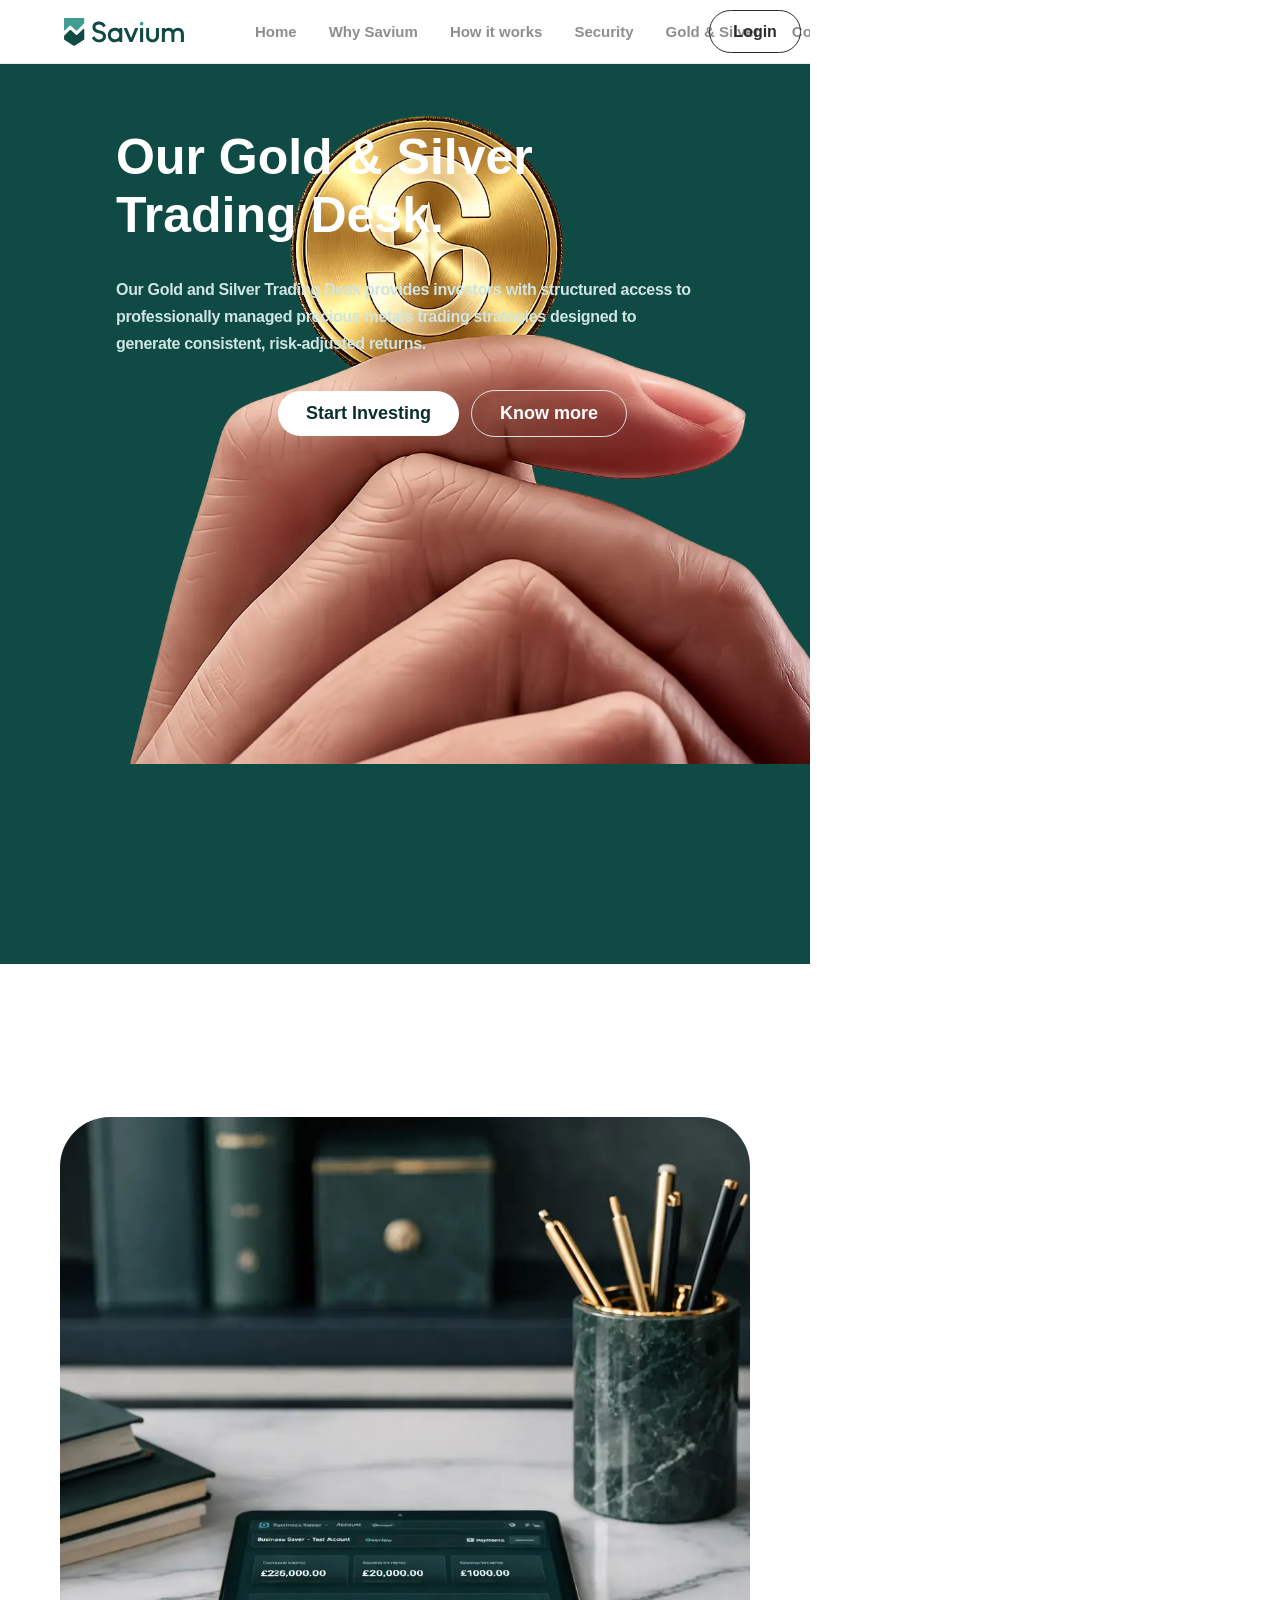
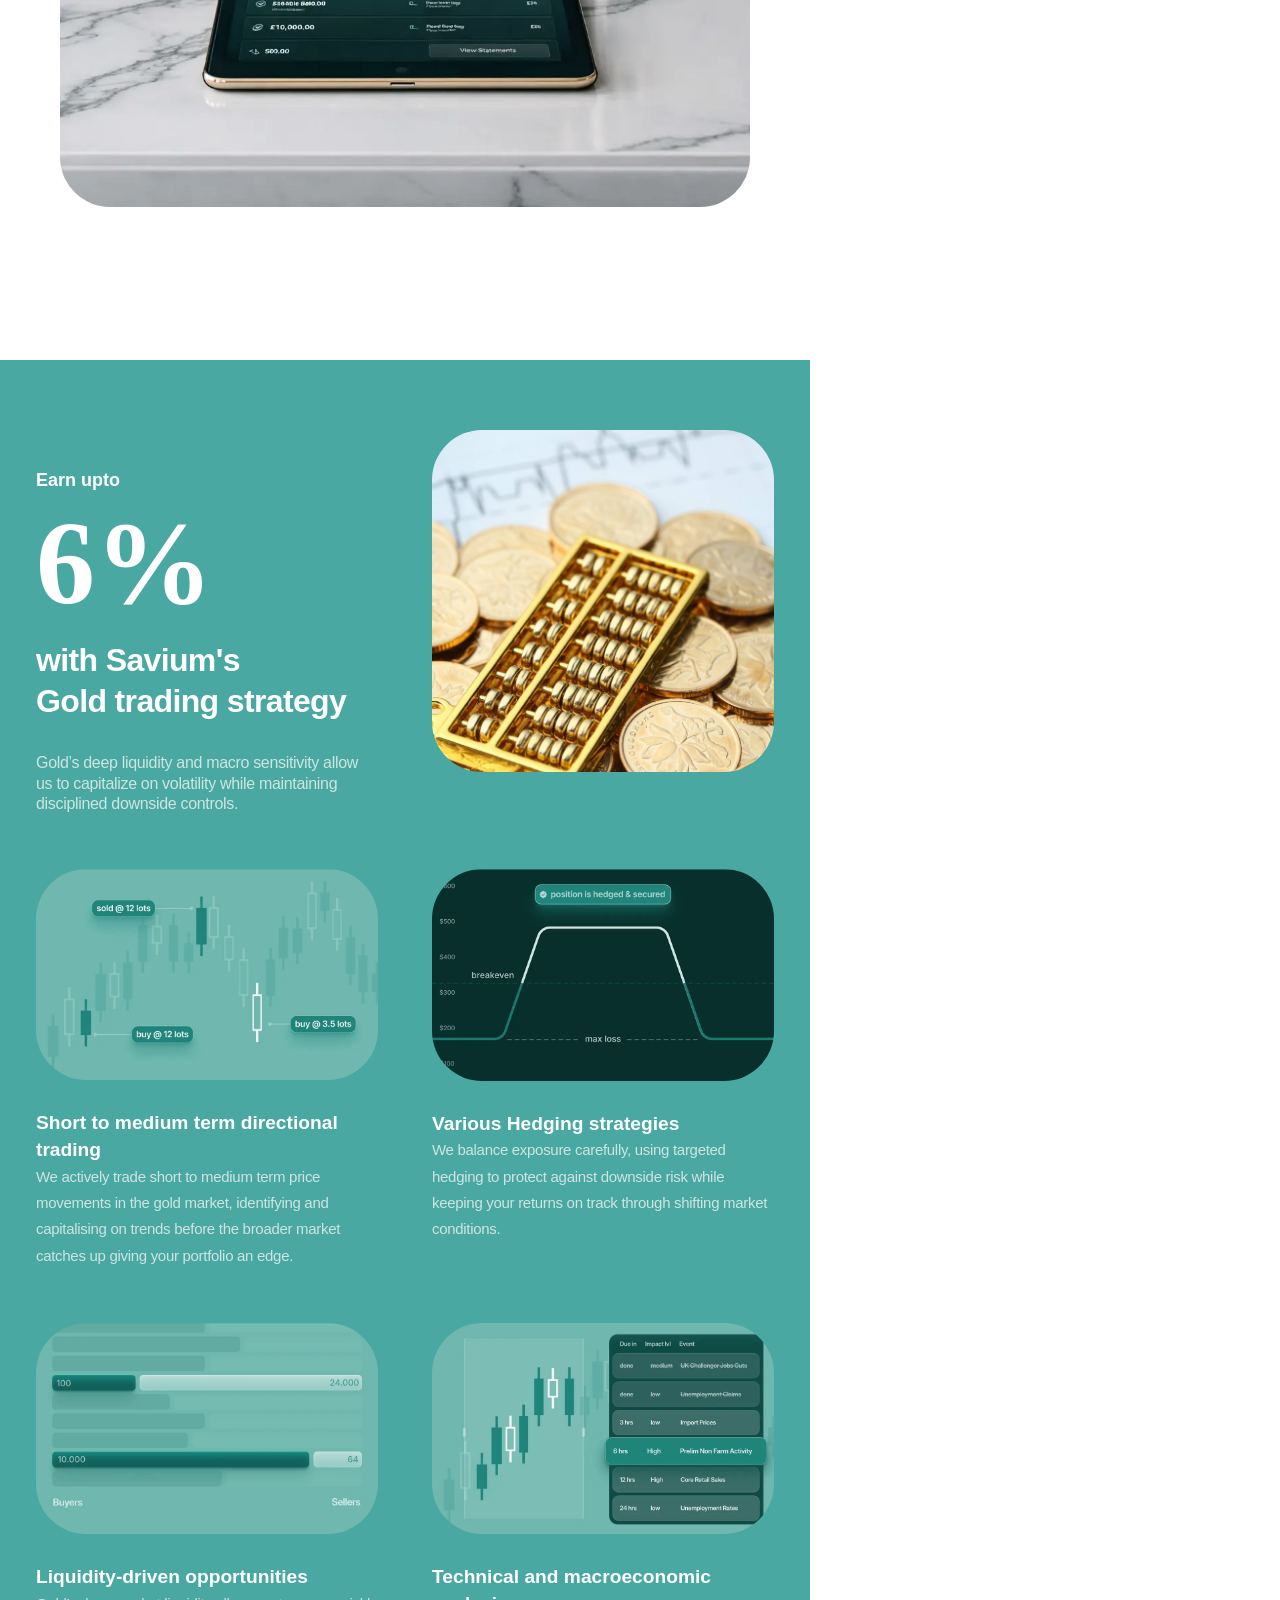
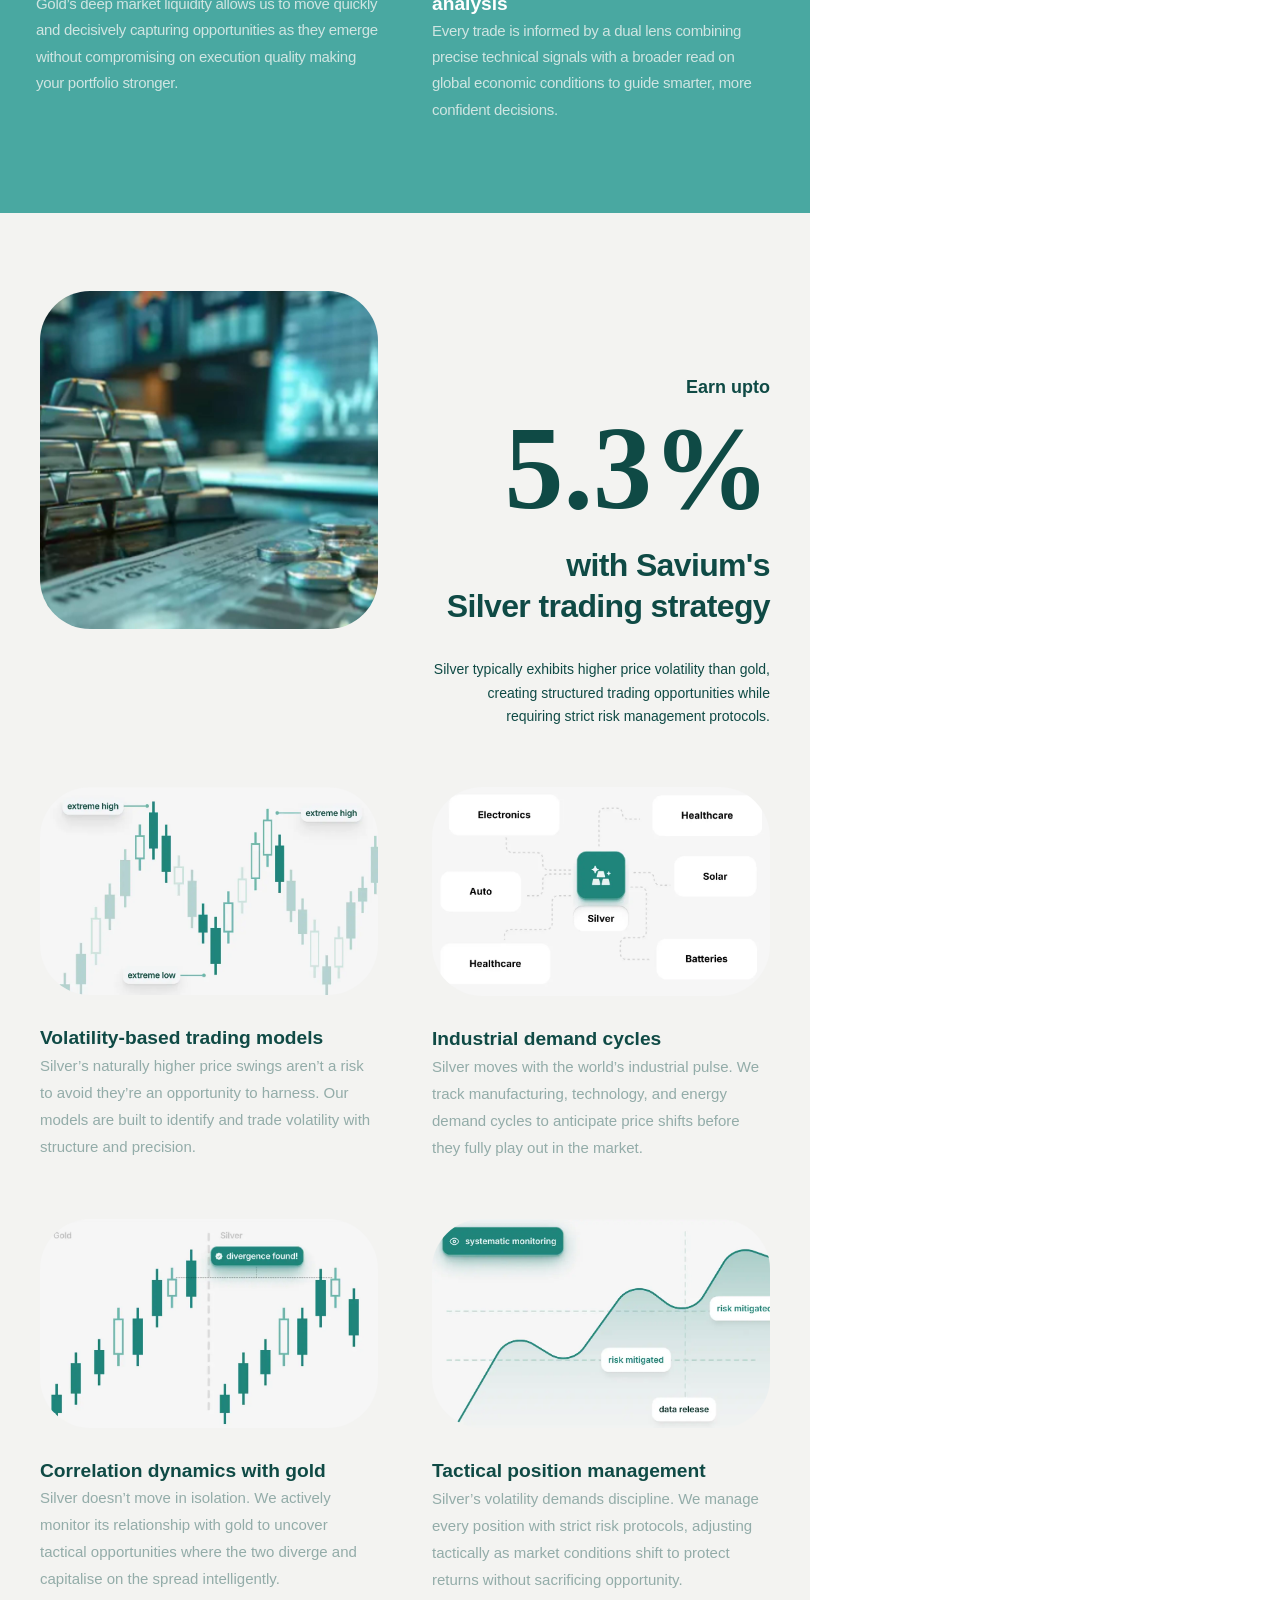
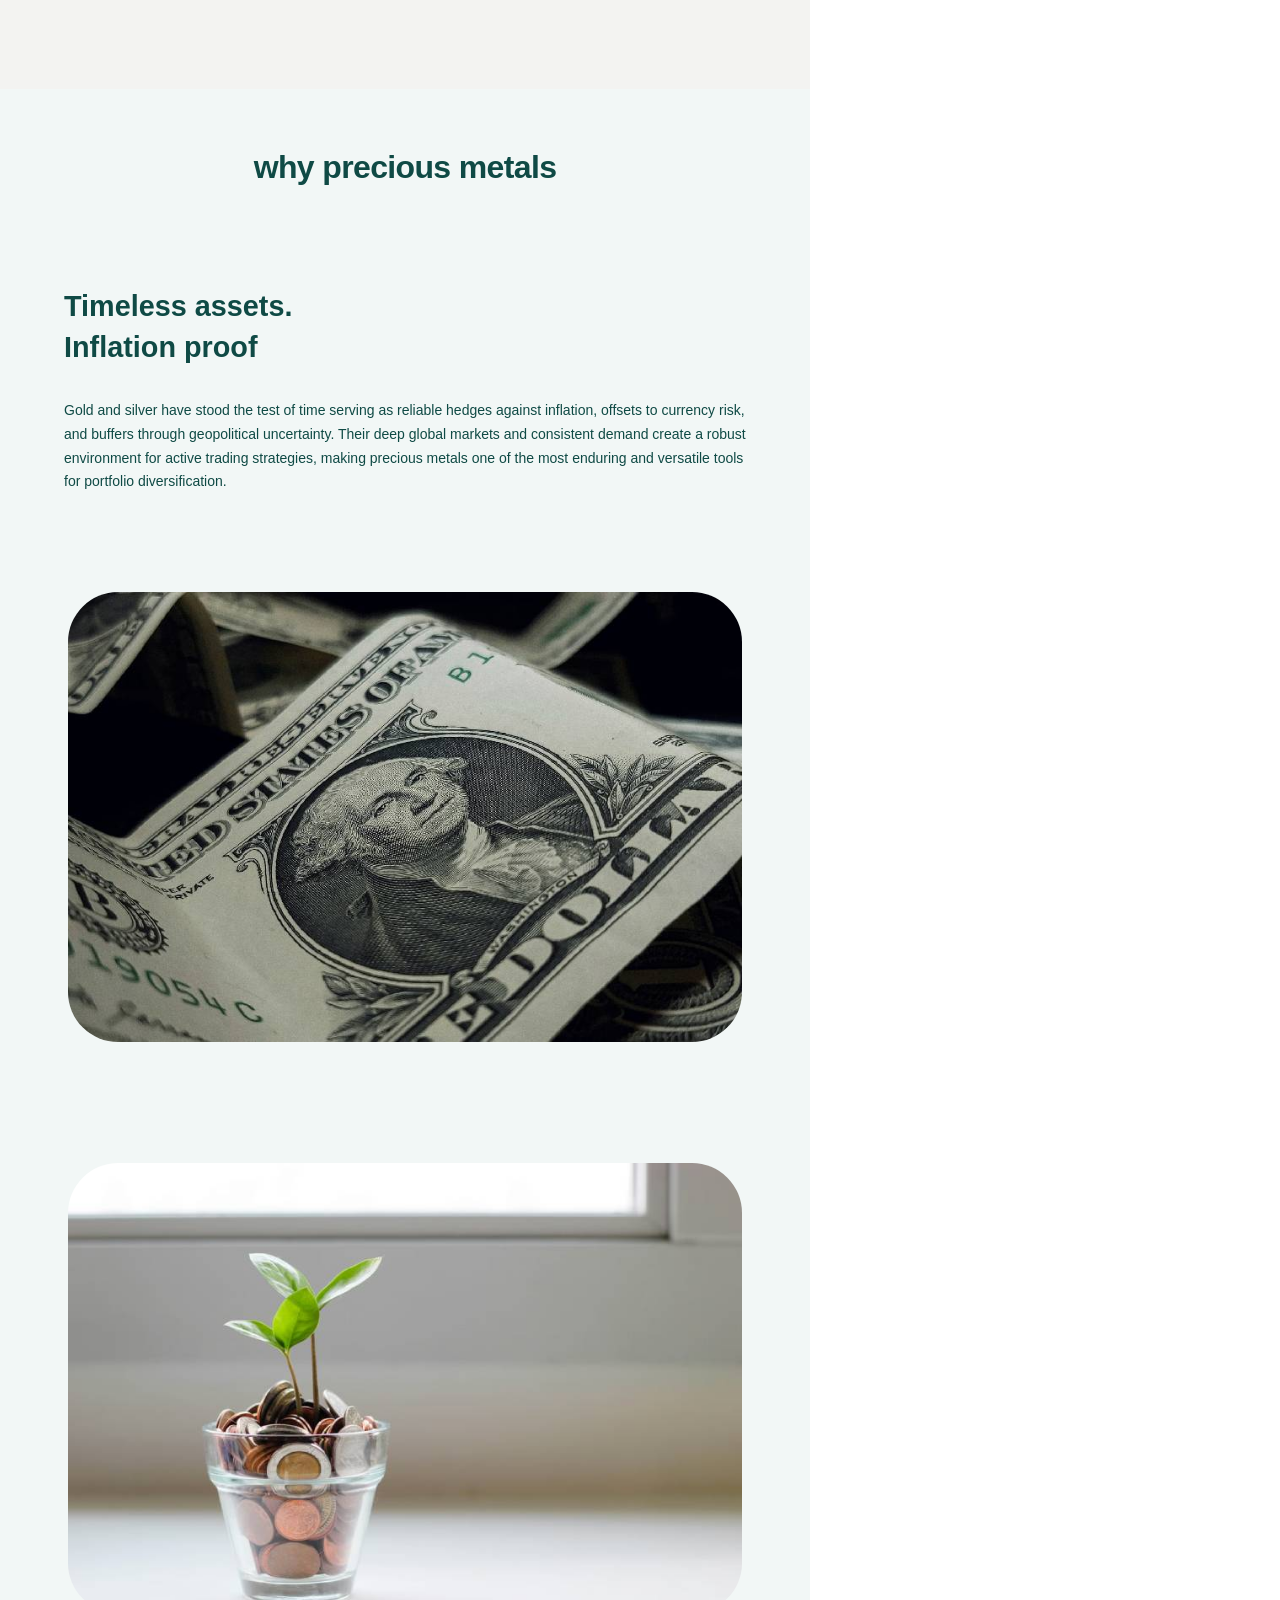
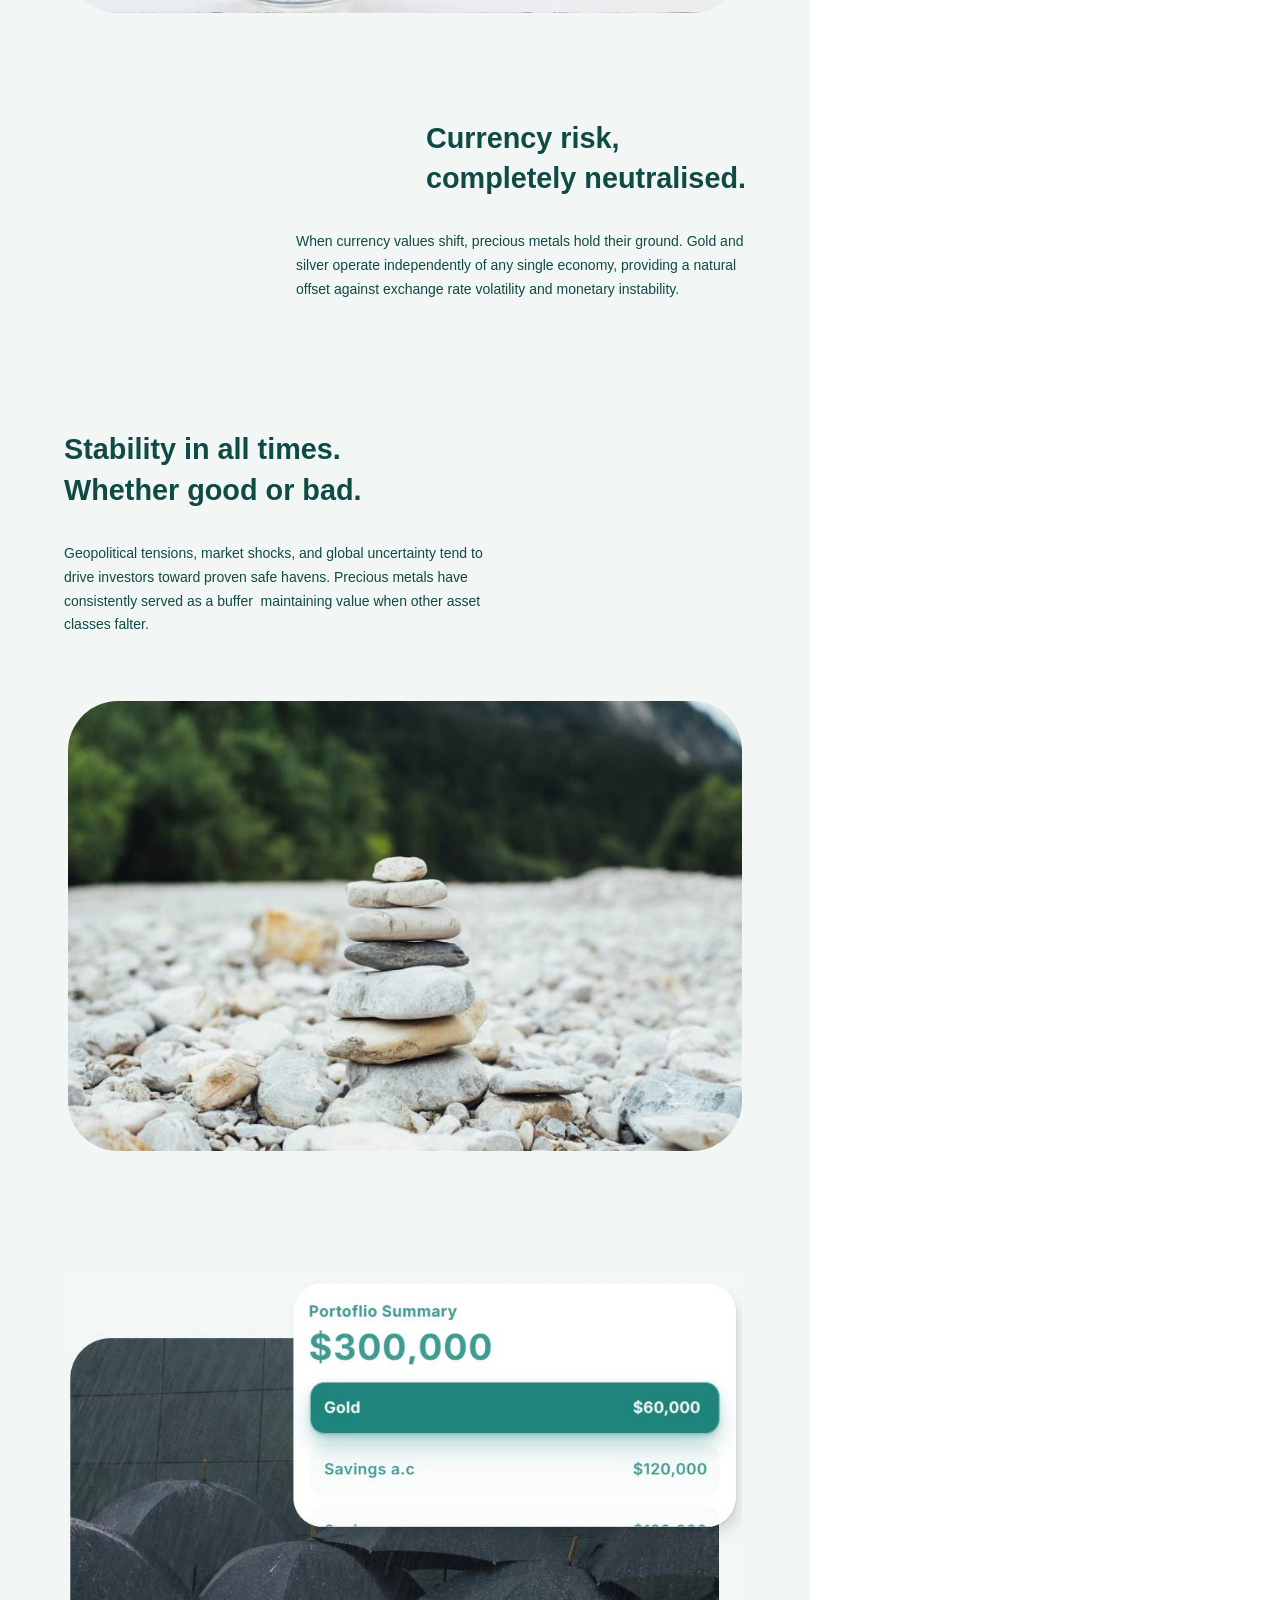
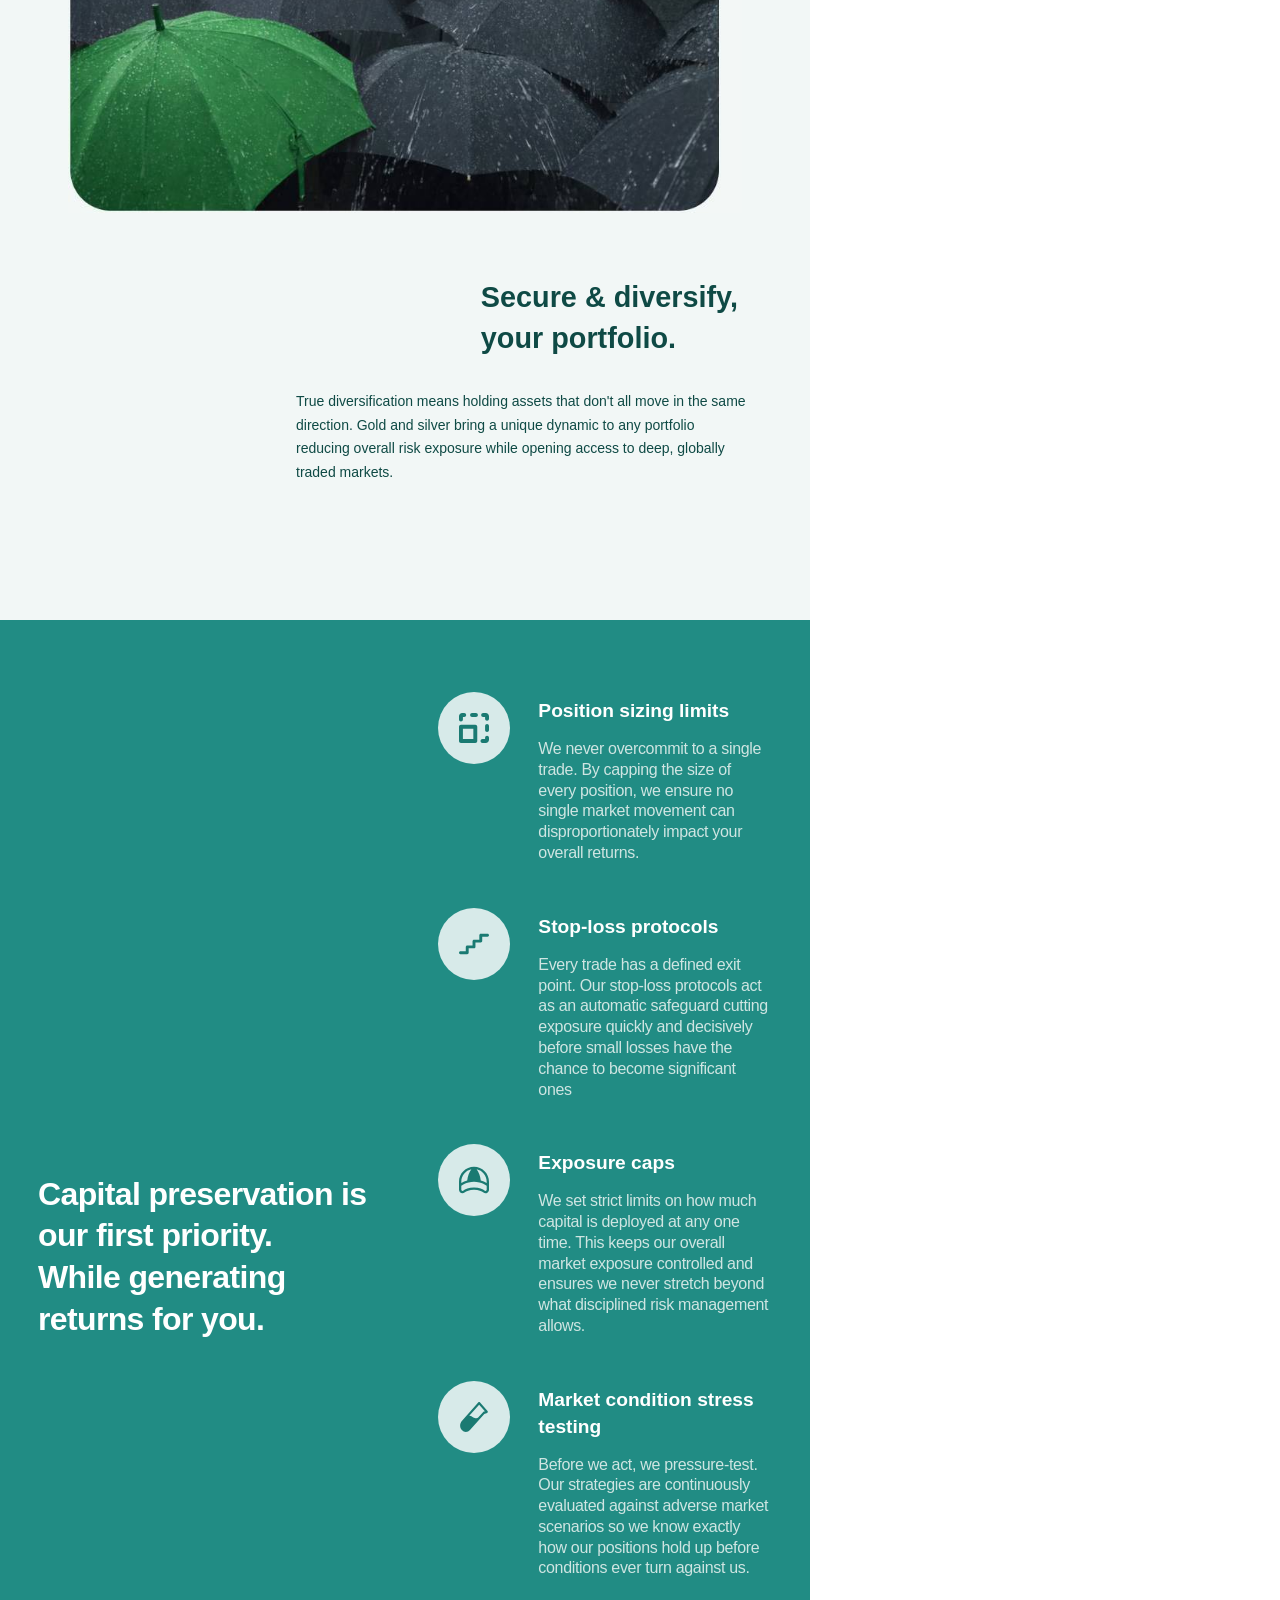
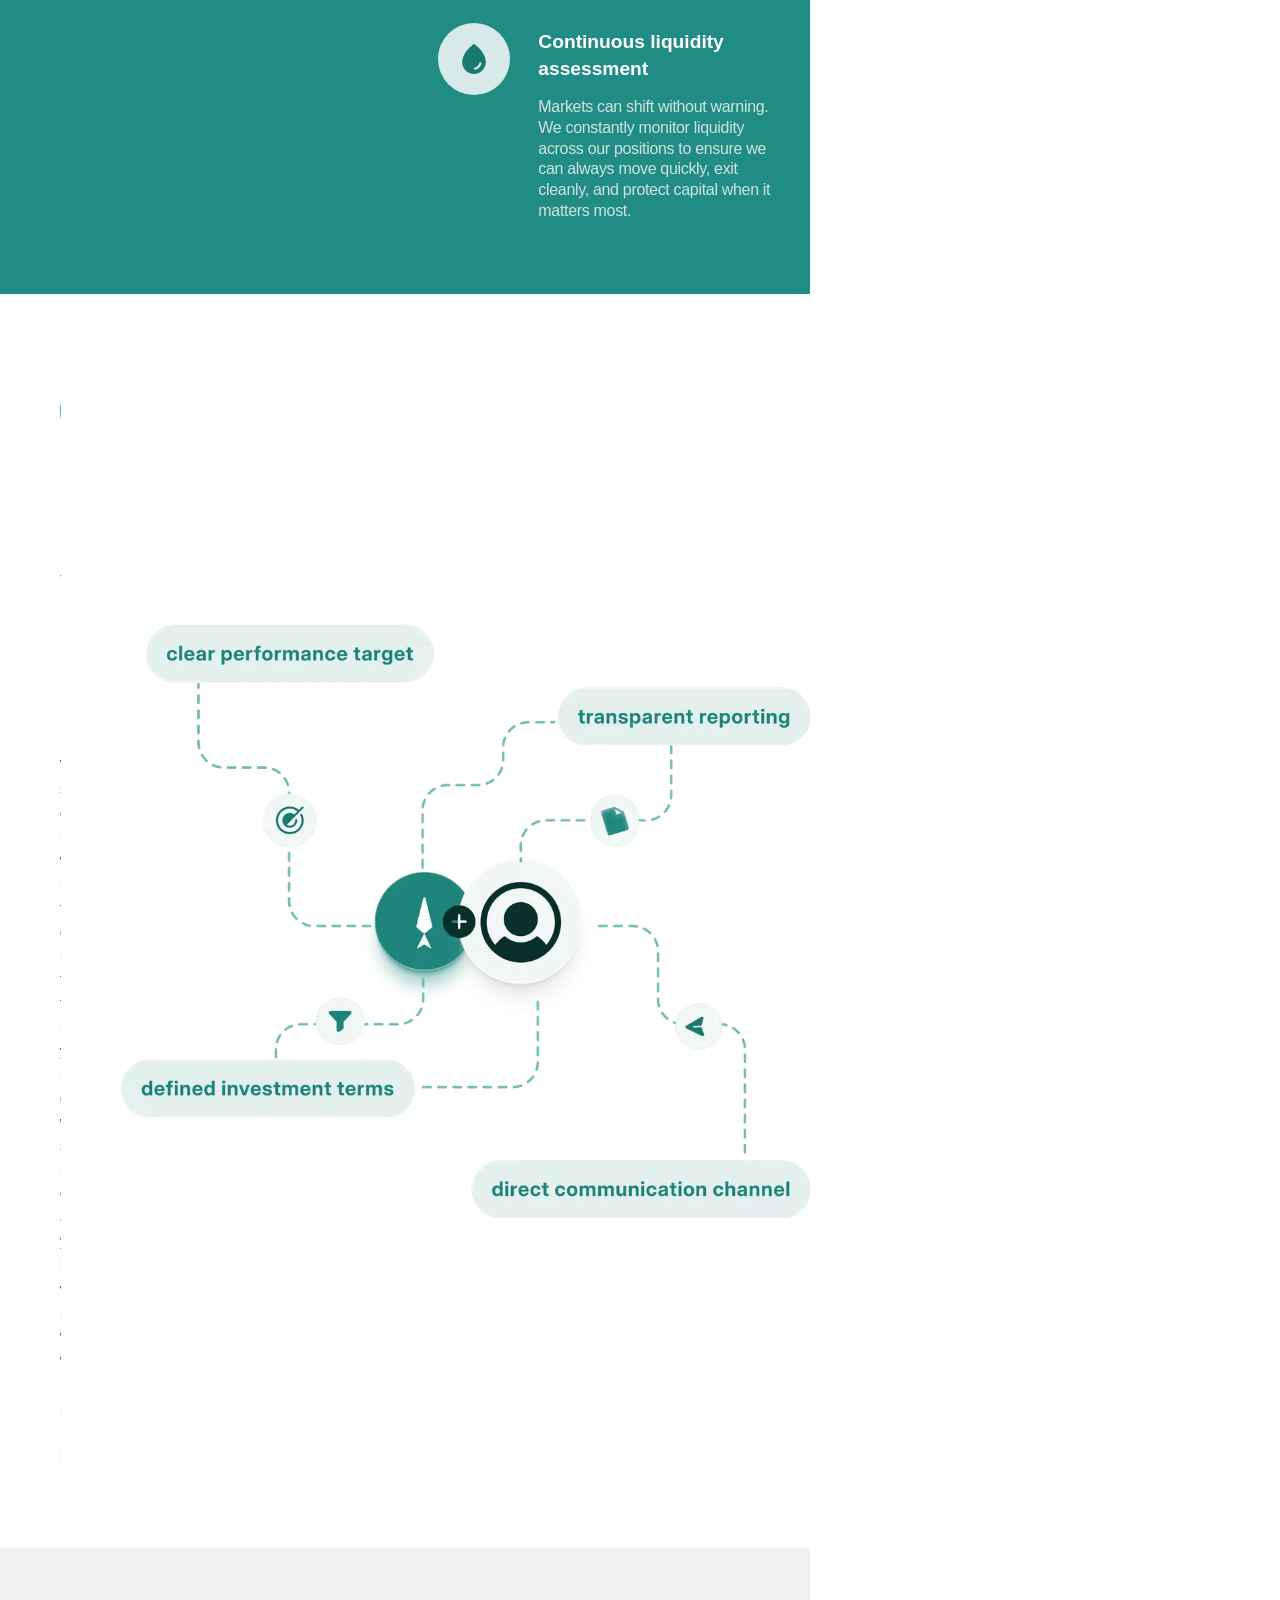
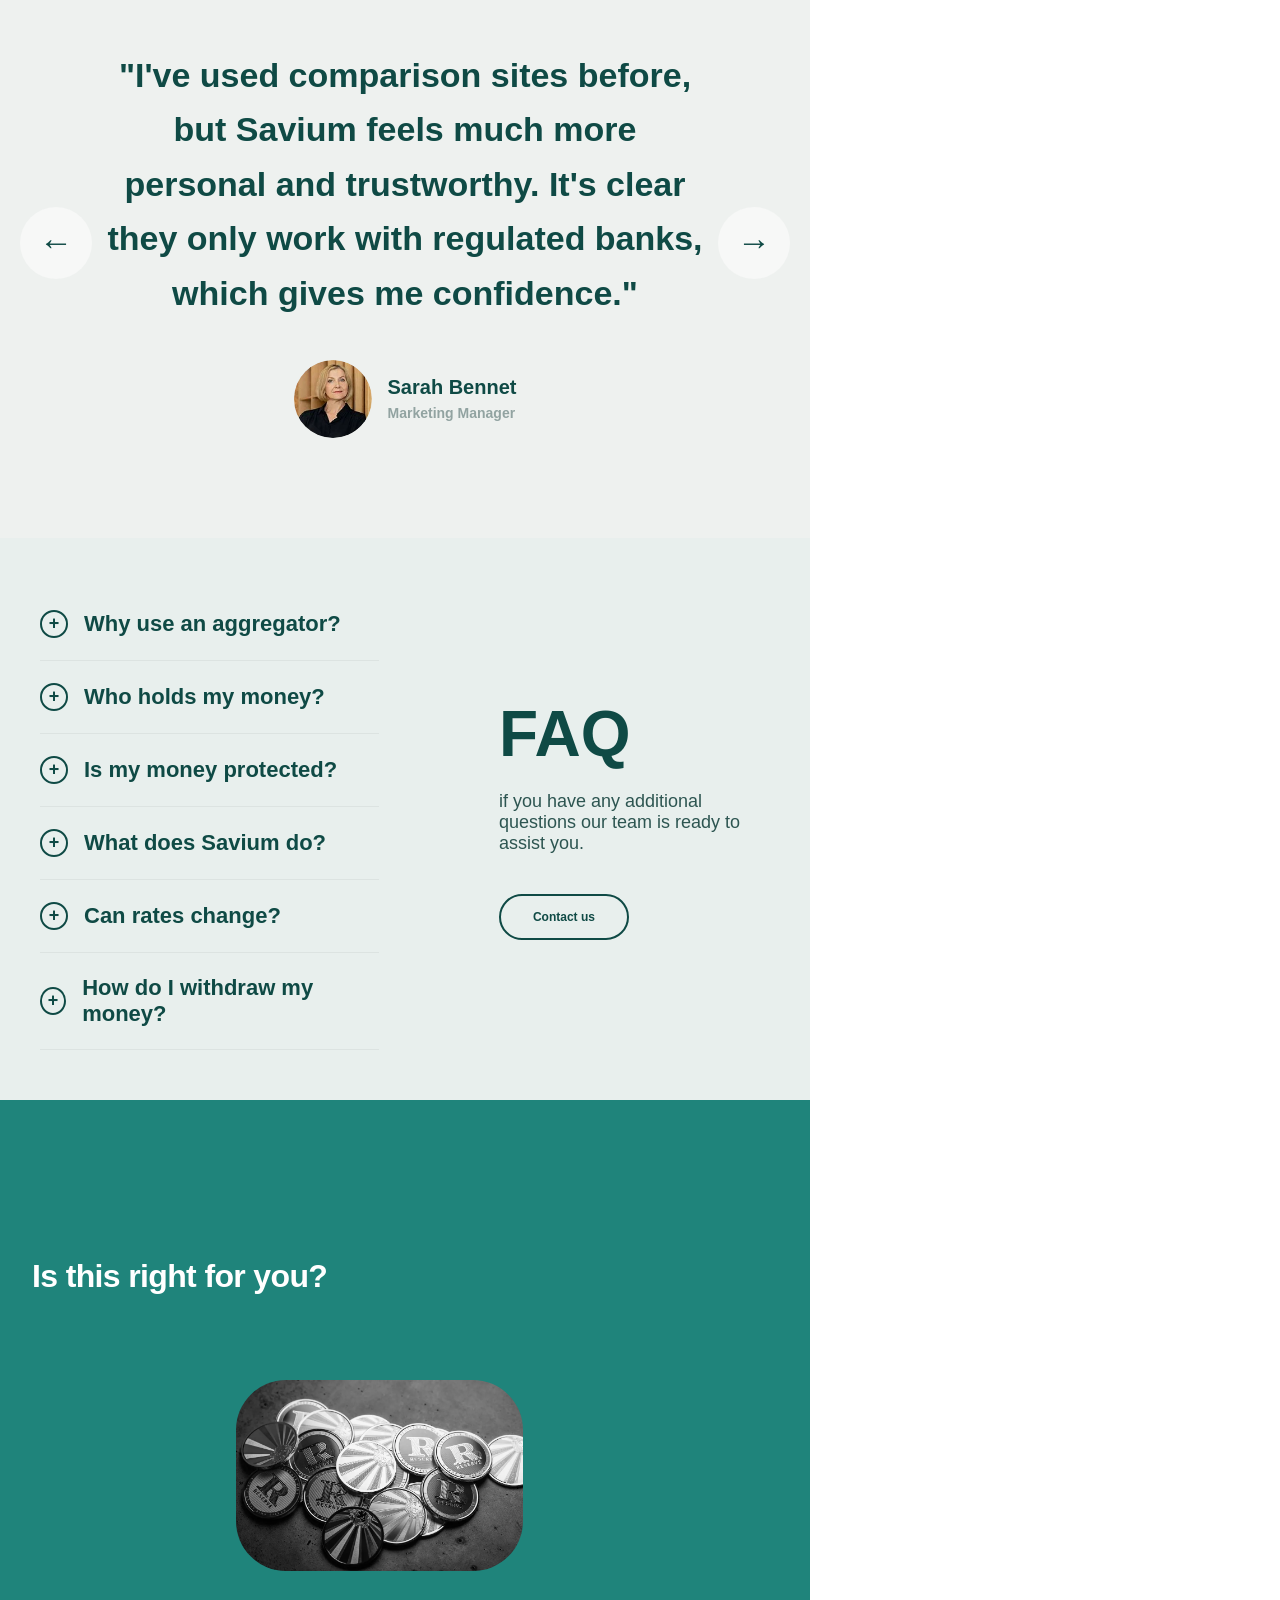
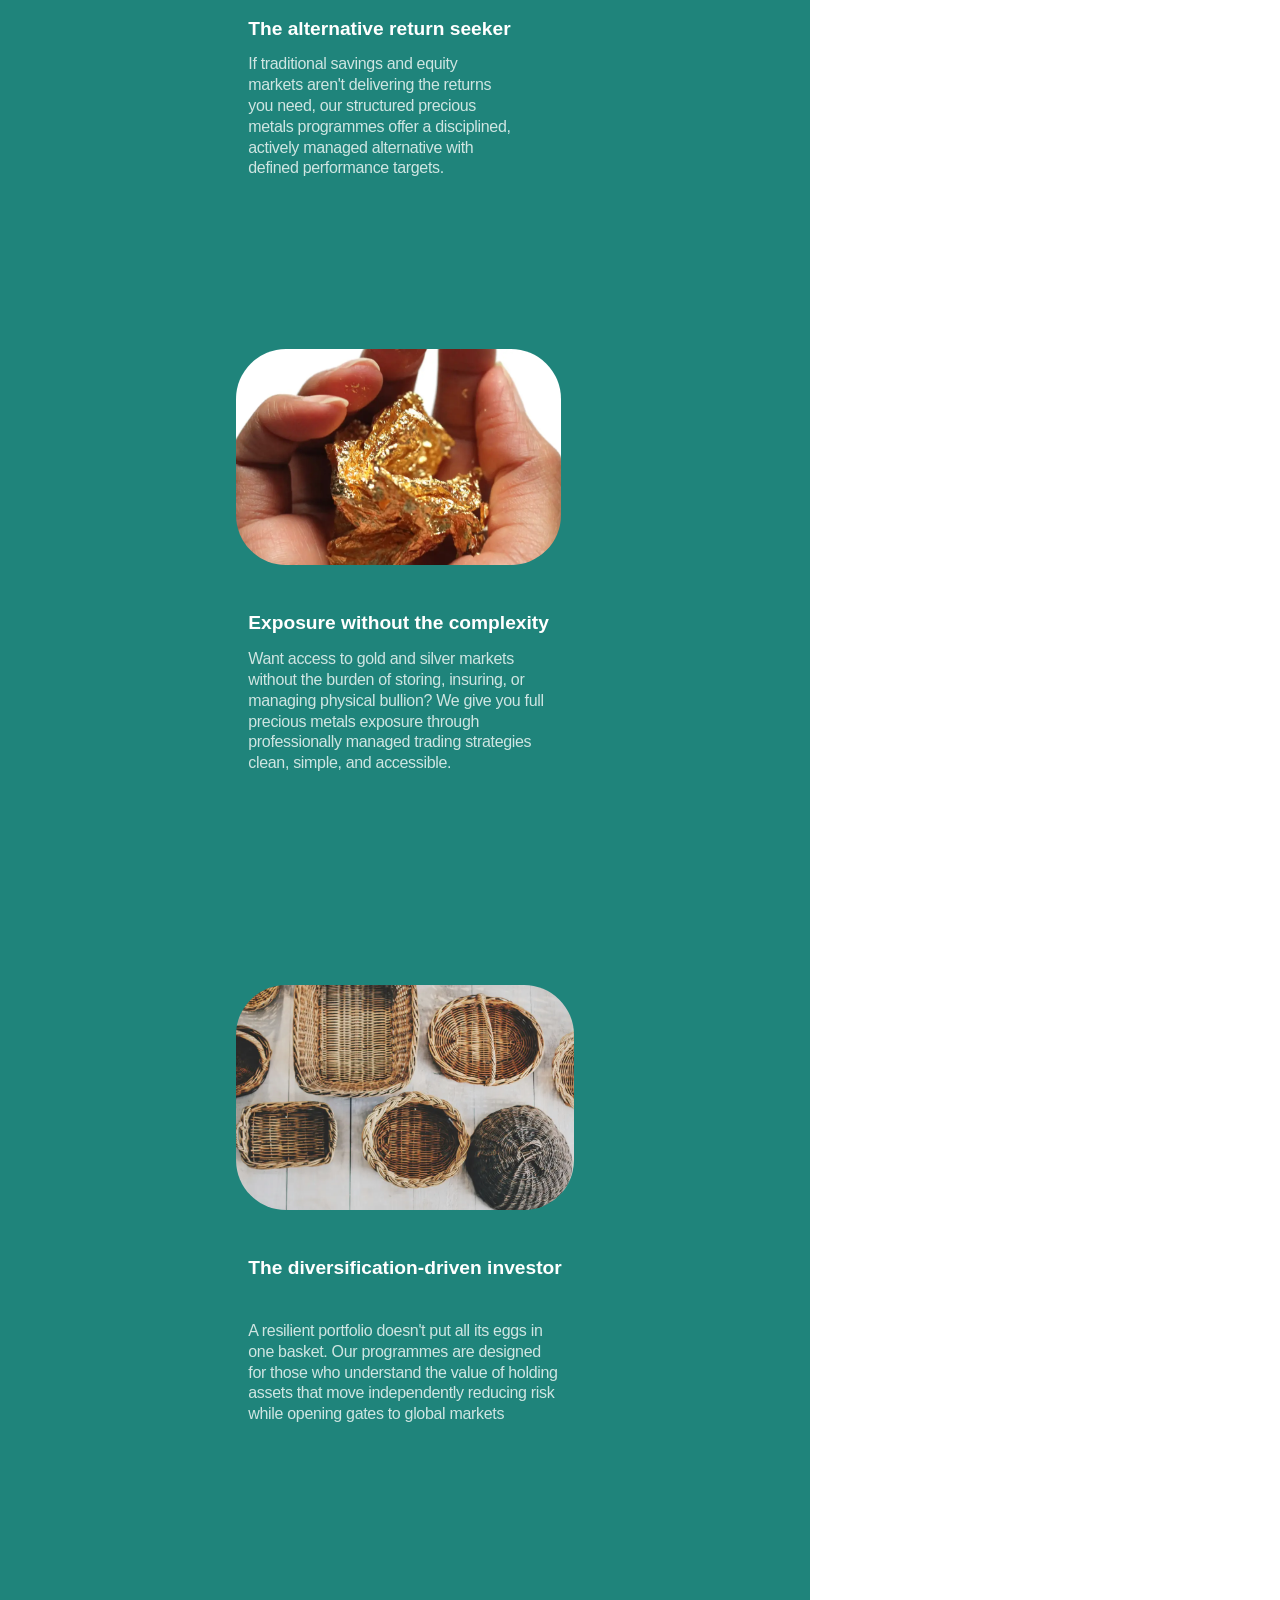
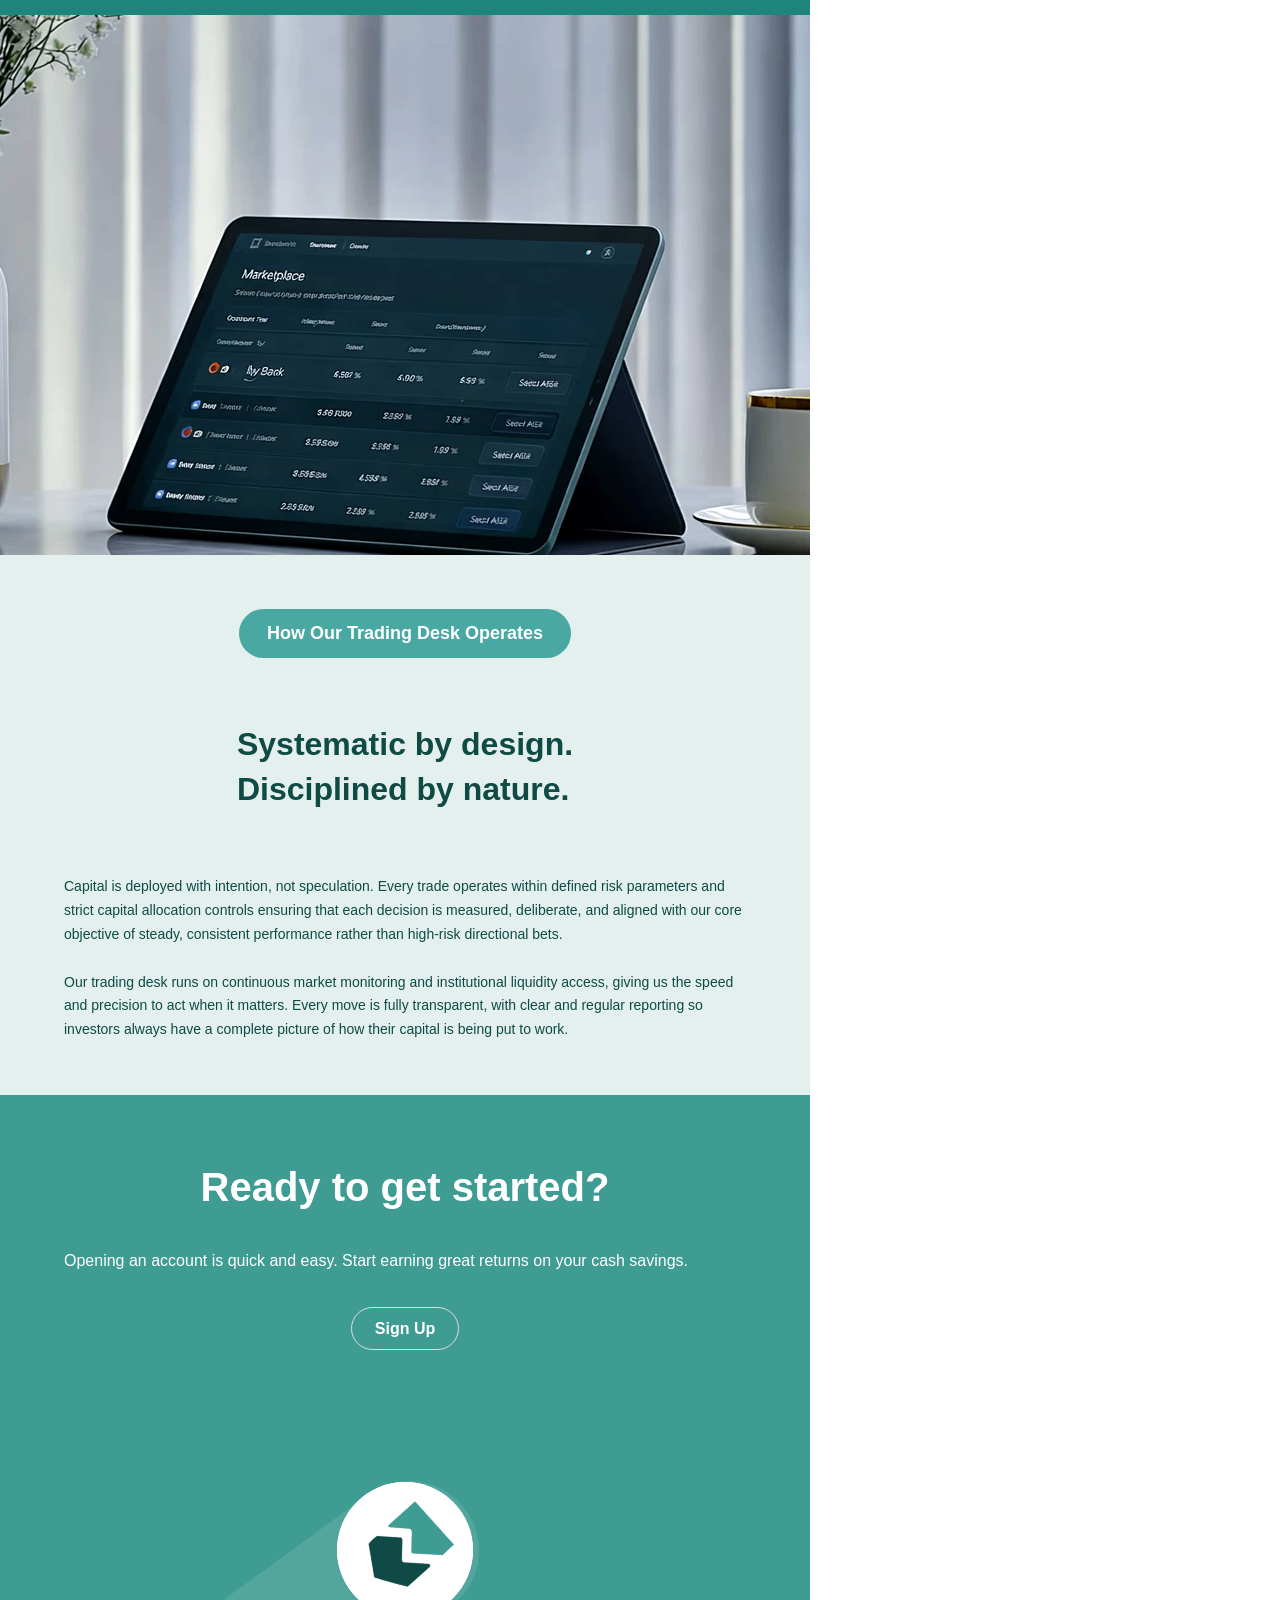
<file: gold-silver.html>
<html dir="ltr">
   <head>
      <title>Savium</title>
      <meta name="description" content="Savium">
      <!-- Open Graph / Facebook -->
      <meta charset="utf-8">
     	<meta name="viewport" content="width=device-width">
      <meta property="og:type" content="website">
      <meta property="og:title" content="Savium">
      <meta property="og:description" content="Savium">
    
	
	
	   <link href="https://fonts.gstatic.com" rel="preconnect" crossorigin="">

    
      <!-- End of headEnd -->
       <link rel="stylesheet" type="text/css" href="assets/css/style.css">
      <link rel="stylesheet" href="https://cdn.jsdelivr.net/npm/bootstrap-icons@1.13.1/font/bootstrap-icons.min.css">
      <link href="https://fonts.googleapis.com/icon?family=Material+Icons" rel="stylesheet">
      <link rel="stylesheet" href="https://cdn.jsdelivr.net/npm/swiper@11/swiper-bundle.min.css">

     
   </head>
<body>


	
	<div id="main">
   <!--$-->
   <div  class="savium-O2K8G savium-l33gxc" >
          <!-- header -->
             <div class="savium-1gegzsu-container">
               <div class="savium-oRrEa savium-1XR7f savium-1wa7rf2 savium-v-1wa7rf2">
                  <div class="savium-1gtpuz1">
                        <!--$-->
                        <a class="savium-l6g4qi savium-1i8xxhn" href="./" data-savium-page-link-current="true" style="opacity: 1;">
                           <div class="savium-gjn3dy"  style="border-radius: 6px; opacity: 1;">
                              <div style="position: relative;">
                                 <img decoding="async" loading="lazy" src="assets/img/logo.svg" style="width: 120px;">
                              </div>
                           </div>
                           <!-- <div class="savium-1eyl41t" style="--extracted-r6o4lv: rgb(45, 45, 45); --savium-paragraph-spacing: 0px; transform: none; opacity: 1;" data-savium-component-type="RichTextContainer">
                              <p  style="--font-selector:R0Y7TGlicmUgQ2FzbG9uIFRleHQtNzAw;--savium-font-family:&quot;Libre Caslon Text&quot;, &quot;Libre Caslon Text Placeholder&quot;, serif;--savium-font-weight:700;--savium-letter-spacing:-0.02em;--savium-text-color:var(--extracted-r6o4lv, rgb(45, 45, 45))" class="savium-text">SAVIUM</p>
                           </div> -->
                        </a>
                        <!--/$-->
                        <a class="mobile-gold-link" href="./gold-silver/">Gold &amp; Silver</a>
                        <button class="mobile-nav-toggle" type="button" aria-label="Open menu">☰</button>
                        <div class="mobile-nav-panel" id="mobileNav">
                           <a href="index.html#home">Home</a>
                           <a href="index.html#why-savium">Why Savium</a>
                           <a href="index.html#how-it-works">How it works</a>
                           <a href="index.html#security-and-protection">Security</a>
                           <a href="gold-silver.html">Gold & Silver</a>
                           <a href="#faq">FAQ</a>
                           <a href="contact.html">Contact</a>
                        </div>
                        <div class="savium-o0pm17" style="opacity: 1;">
                           <div class="savium-1uwc24l" style="--extracted-r6o4lv: rgba(30, 30, 30, 0.5); --savium-paragraph-spacing: 0px; transform: none; opacity: 1;" data-savium-component-type="RichTextContainer">
                              <p style="--font-selector:RlI7SW50ZXJEaXNwbGF5LVNlbWlCb2xk;--savium-font-family:&quot;Inter Display&quot;, &quot;Inter Display Placeholder&quot;, sans-serif;--savium-font-size:15px;--savium-font-weight:600;--savium-text-color:var(--extracted-r6o4lv, rgba(30, 30, 30, 0.5))" class="savium-text">
                                 <a class="savium-text savium-styles-preset-oer72v" data-styles-preset="Gm5Qd9eIs" href="index.html#home" data-savium-page-link-current="true">Home</a>
                              </p>
                           </div>
                           <div class="savium-1iszdfd" style="--extracted-r6o4lv: rgba(30, 30, 30, 0.5); --savium-paragraph-spacing: 0px; transform: none; opacity: 1;" data-savium-component-type="RichTextContainer">
                              <p style="--font-selector:RlI7SW50ZXJEaXNwbGF5LVNlbWlCb2xk;--savium-font-family:&quot;Inter Display&quot;, &quot;Inter Display Placeholder&quot;, sans-serif;--savium-font-size:15px;--savium-font-weight:600;--savium-text-color:var(--extracted-r6o4lv, rgba(30, 30, 30, 0.5))" class="savium-text">
                                 <a class="savium-text savium-styles-preset-oer72v" data-styles-preset="Gm5Qd9eIs" href="index.html#why-savium">Why Savium</a>
                              </p>
                           </div>
                           <div class="savium-e85kfv" style="--extracted-r6o4lv: rgba(30, 30, 30, 0.5); --savium-paragraph-spacing: 0px; transform: none; opacity: 1;" data-savium-component-type="RichTextContainer">
                              <p style="--font-selector:RlI7SW50ZXJEaXNwbGF5LVNlbWlCb2xk;--savium-font-family:&quot;Inter Display&quot;, &quot;Inter Display Placeholder&quot;, sans-serif;--savium-font-size:15px;--savium-font-weight:600;--savium-text-color:var(--extracted-r6o4lv, rgba(30, 30, 30, 0.5))" class="savium-text">
                                 <a class="savium-text savium-styles-preset-oer72v" data-styles-preset="Gm5Qd9eIs" href="index.html#how-it-works">How it works</a>
                              </p>
                           </div>
                           <div class="savium-9w3z2q" style="--extracted-r6o4lv: rgba(30, 30, 30, 0.5); --savium-paragraph-spacing: 0px; transform: none; opacity: 1;" data-savium-component-type="RichTextContainer">
                              <p style="--font-selector:RlI7SW50ZXJEaXNwbGF5LVNlbWlCb2xk;--savium-font-family:&quot;Inter Display&quot;, &quot;Inter Display Placeholder&quot;, sans-serif;--savium-font-size:15px;--savium-font-weight:600;--savium-text-color:var(--extracted-r6o4lv, rgba(30, 30, 30, 0.5))" class="savium-text">
                                 <a class="savium-text savium-styles-preset-oer72v" data-styles-preset="Gm5Qd9eIs" href="index.html#security-and-protection">Security</a>
                              </p>
                           </div>
                           <div class="savium-tsyi47"  style="--extracted-r6o4lv: rgba(30, 30, 30, 0.5); --savium-paragraph-spacing: 0px; transform: none; opacity: 1;" data-savium-component-type="RichTextContainer">
                              <p style="--font-selector:RlI7SW50ZXJEaXNwbGF5LVNlbWlCb2xk;--savium-font-family:&quot;Inter Display&quot;, &quot;Inter Display Placeholder&quot;, sans-serif;--savium-font-size:15px;--savium-font-weight:600;--savium-text-color:var(--extracted-r6o4lv, rgba(30, 30, 30, 0.5))" class="savium-text">
                                 <a class="savium-text savium-styles-preset-oer72v" data-styles-preset="Gm5Qd9eIs" href="gold-silver.html">Gold &amp; Silver</a>
                              </p>
                           </div>
                           <div class="savium-1bozt8l" style="--extracted-r6o4lv: rgba(30, 30, 30, 0.5); --savium-paragraph-spacing: 0px; transform: none; opacity: 1;" data-savium-component-type="RichTextContainer">
                              <p style="--font-selector:RlI7SW50ZXJEaXNwbGF5LVNlbWlCb2xk;--savium-font-family:&quot;Inter Display&quot;, &quot;Inter Display Placeholder&quot;, sans-serif;--savium-font-size:15px;--savium-font-weight:600;--savium-text-color:var(--extracted-r6o4lv, rgba(30, 30, 30, 0.5))" class="savium-text">
                                 <a class="savium-text savium-styles-preset-oer72v" data-styles-preset="Gm5Qd9eIs" href="contact.html">Contact</a>
                              </p>
                           </div>
                        </div>
                        <div class="savium-c4ocnp"  style="opacity: 1;">
                           <div class="savium-j2h3d4-container" style="opacity: 1;">
                              <!--$-->
                              <a class="savium-cavN7 savium-11tb2j1 savium-v-11tb2j1 savium-vj5k9g" data-border="true" style="--border-bottom-width: 1px; --border-color: rgb(45, 45, 45); --border-left-width: 1px; --border-right-width: 1px; --border-style: solid; --border-top-width: 1px; background-color: rgba(0, 0, 0, 0); border-radius: 999px; opacity: 1; will-change: auto;" href="" target="_blank" rel="noopener" >
                                 <div class="savium-6lippi"  style="--extracted-r6o4lv: rgb(45, 45, 45); --savium-paragraph-spacing: 0px; transform: none; opacity: 1; will-change: auto;" data-savium-component-type="RichTextContainer">
                                    <p  style="--font-selector: RlI7SW50ZXJEaXNwbGF5LVNlbWlCb2xk; --savium-font-family: &quot;Inter Display&quot;, &quot;Inter Display Placeholder&quot;, sans-serif; --savium-font-weight: 600; --savium-text-color: var(--extracted-r6o4lv, rgb(45, 45, 45));" class="savium-text">Login</p>
                                 </div>
                              </a>
                              <!--/$-->
                           </div>
                           <div class="savium-g89fg6-container" style="opacity: 1;">
                              <!--$-->
                              <a class="savium-ctkNL savium-1qo9fz5 savium-v-1qo9fz5 savium-1pfaqhx"  style="--border-bottom-width: 1px; --border-color: rgb(45, 45, 45); --border-left-width: 1px; --border-right-width: 1px; --border-style: solid; --border-top-width: 1px; background-color: rgb(45, 45, 45); border-radius: 999px; opacity: 1;" href="" target="_blank" rel="noopener">
                                 <div class="savium-bx1pel"  style="--extracted-r6o4lv: rgb(237, 235, 230); --savium-paragraph-spacing: 0px; transform: none; opacity: 1;" data-savium-component-type="RichTextContainer">
                                    <p  style="--font-selector:RlI7SW50ZXJEaXNwbGF5LVNlbWlCb2xk;--savium-font-family:&quot;Inter Display&quot;, &quot;Inter Display Placeholder&quot;, sans-serif;--savium-font-weight:600;--savium-text-color:var(--extracted-r6o4lv, rgb(237, 235, 230))" class="savium-text">Sign Up</p>
                                 </div>
                              </a>
                              <!--/$-->
                           </div>
                        </div>
                  </div>
               </div>
            </div>
            <!-- //header end -->


         <!-- banner -->
      
      <div class="savium-14bwt3j">
         <div class="savium-1gegzsu hidden-1esvold hidden-915ier">
            <div class="" style="position:absolute; top:0; right:0; bottom:0;">
                <img src="assets/img/cVsIK8SRP4HPEy4YJgfUoidvWng.webp" alt="" width="700" class="">
              
            </div>
         </div>
         <div class="savium-pqulnt" >
            <div class="savium-xaizd7">
               <div class="savium-fsa3eg" >
                  <div class="ssr-variant hidden-1esvold hidden-915ier">
                     <div class="savium-1w483mt" data-savium-component-type="RichTextContainer">
                        <h1   class="hero-heading">Our Gold & Silver</h1>
                        <h1   class="hero-heading">Trading Desk.</h1>
                     </div>
                  </div>
                  <div class="ssr-variant hidden-1esvold hidden-915ier">
                     <div class="savium-1igo3rj" data-savium-component-type="RichTextContainer">
                        <p  class="hero-text">Our Gold and Silver Trading Desk provides investors with structured access to professionally managed precious metals trading strategies designed to generate consistent, risk-adjusted returns.</p>
                     </div>
                  </div>
               </div>
               <div class="savium-17v4ugz" >
                  <!--$-->
                  <div class="ssr-variant hidden-915ier">
                     <div class="savium-mxirre-container">
                        <!--$-->
                        <a class="btn-primary-pill btn-text-dark" href="">
                          Start Investing
                           
                        </a>
                        <!--/$-->
                     </div>
                  </div>
                  <!--/$--><!--$-->
                  <div class="ssr-variant hidden-915ier">
                     <div class="savium-ftuq0q-container">
                        <!--$-->
                        <a class="btn-outline-pill btn-text-white" href="index.html#how-it-works">
                           
                             Know more
                          
                        </a>
                        <!--/$-->
                     </div>
                  </div>
                  <!--/$-->
               </div>
            </div>
         </div>
         

       



      </div>
       <!-- //banner end -->
        <div class="savium-milestones">
             <div class="savium-y0opxh">
               <img src="assets/img/TPdZzvRNOn8sVWFBef9NFL9UgE.webp" alt="" class="imgs roundimg">
            </div>
            <div class="savium-milestonestext">
               
                  <h4 class="h4-heading">
                  Focus on Precision, Returns & Safety.


                  </h4>
               

               
                  <p class="savium-text1">
                 We focus exclusively on the global gold and silver markets. Two of the most liquid, time-tested stores of value in the world. Through disciplined trading, active risk management, and institutional-grade execution, we aim to deliver stable performance across varying market conditions.


                  </p>
               
            </div>

           
       </div>
            <!-- gold strategy -->
        <section class="gold-strategy-section">
            <div class="gold-strategy-container">

                <div class="gold-strategy-grid">

                    <!-- top left content -->
                    <div class="gold-intro-block">
                        <p class="gold-intro-label">Earn upto</p>
                        <h2 class="gold-intro-percent">6%</h2>
                        <h3 class="savium-section-title textwhite mb-30">with Savium's<br>Gold trading strategy</h3>
                        <p class="box-description textlightgreen">
                            Gold’s deep liquidity and macro sensitivity allow us to capitalize on volatility while
                            maintaining disciplined downside controls.
                        </p>
                    </div>

                    <!-- top right image -->
                    <div class="gold-main-visual">
                        <img src="assets/img/gold.jpg" alt="Gold strategy visual" class='imgs roundimg'>
                    </div>

                    <!-- card 1 -->
                    <div class="gold-feature-card">
                        <div class="mb-30">
                            <img src="assets/img/gold1.webp" alt="Directional trading" class="imgs roundimg">
                        </div>
                        <div class="gold-feature-content">
                            <h5 class="h5-heading textwhite">Short to medium term directional trading</h5>
                            <p class="box-description textlightgreen">
                                We actively trade short to medium term price movements in the gold market, identifying
                                and capitalising on trends before the broader market catches up giving your portfolio an edge.
                            </p>
                        </div>
                    </div>

                    <!-- card 2 -->
                    <div class="gold-feature-card">
                        <div class="mb-30">
                            <img src="assets/img/gold2.webp" alt="Hedging strategies" class="imgs roundimg">
                        </div>
                        <div class="gold-feature-content">
                        <h5 class="h5-heading textwhite">Various Hedging strategies</h5>
                            <p class="box-description textlightgreen">
                                We balance exposure carefully, using targeted hedging to protect against downside risk
                                while keeping your returns on track through shifting market conditions.
                            </p>
                        </div>
                    </div>

                    <!-- card 3 -->
                    <div class="gold-feature-card">
                        <div class="mb-30">
                            <img src="assets/img/gold3.webp" alt="Liquidity opportunities" class="imgs roundimg">
                        </div>
                        <div class="gold-feature-content">
                        <h5 class="h5-heading textwhite">Liquidity-driven opportunities</h5>
                            <p class="box-description textlightgreen">
                                Gold’s deep market liquidity allows us to move quickly and decisively capturing opportunities
                                as they emerge without compromising on execution quality making your portfolio stronger.
                            </p>
                        </div>
                    </div>

                    <!-- card 4 -->
                    <div class="gold-feature-card">
                        <div class="mb-30">
                            <img src="assets/img/gold4.webp" alt="Macroeconomic analysis" class="imgs roundimg">
                        </div>
                        <div class="gold-feature-content">
                        <h5 class="h5-heading textwhite">Technical and macroeconomic analysis</h5>
                        
                            <p class="box-description textlightgreen">
                                Every trade is informed by a dual lens combining precise technical signals with a broader
                                read on global economic conditions to guide smarter, more confident decisions.
                            </p>
                        </div>
                    </div>

                </div>

            </div>
        </section>
         <!-- //gold strategy -->


           <!-- silver strategy -->
        <section class="silver-strategy-section">
    <div class="silver-strategy-container">

        <div class="silver-strategy-grid">

            <!-- top left visual -->
            <div class="silver-main-visual">
                <img src="assets/img/silver.jpg" class="roundimg" alt="Silver strategy visual" class="imgs roundimg">
            </div>

            <!-- top right content -->
            <div class="silver-intro-block">
                <p class="silver-intro-label">Earn upto</p>
                <h2 class="silver-intro-percent">5.3%</h2>
                <h3 class="savium-section-title mb-30">with Savium's<br>Silver trading strategy</h3>
               <p class="savium-text1">
                    Silver typically exhibits higher price volatility than gold, creating structured trading opportunities
                    while requiring strict risk management protocols.
                </p>
            </div>

            <!-- card 1 -->
            <div class="silver-feature-card">
                <div class="mb-30">
                    <img src="assets/img/silver1.webp" alt="Volatility based trading" class="imgs roundimg">
                </div>
                <div class="silver-feature-content">
                    <h5 class="h5-heading">Volatility-based trading models</h5>
                    <p class="savium-text1">
                        Silver’s naturally higher price swings aren’t a risk to avoid they’re an opportunity to harness.
                        Our models are built to identify and trade volatility with structure and precision.
                    </p>
                </div>
            </div>

            <!-- card 2 -->
            <div class="silver-feature-card">
                <div class="mb-30">
                    <img src="assets/img/silver2.webp" alt="Industrial demand cycles" class="imgs roundimg">
                </div>
                <div class="silver-feature-content">
                    <h5 class="h5-heading">Industrial demand cycles</h5>
                    <p class="savium-text1">
                        Silver moves with the world’s industrial pulse. We track manufacturing, technology, and energy
                        demand cycles to anticipate price shifts before they fully play out in the market.
                    </p>
                </div>
            </div>

            <!-- card 3 -->
            <div class="silver-feature-card">
                <div class="mb-30">
                    <img src="assets/img/silver3.webp" alt="Correlation dynamics with gold" class="imgs roundimg">
                </div>
                <div class="silver-feature-content">
                    <h5 class="h5-heading">Correlation dynamics with gold</h5>
                    <p class="savium-text1">
                        Silver doesn’t move in isolation. We actively monitor its relationship with gold to uncover
                        tactical opportunities where the two diverge and capitalise on the spread intelligently.
                    </p>
                </div>
            </div>

            <!-- card 4 -->
            <div class="silver-feature-card">
                <div class="mb-30">
                    <img src="assets/img/silver4.webp" alt="Tactical position management" class="imgs roundimg">
                </div>
                <div class="silver-feature-content">
                   <h5 class="h5-heading">Tactical position management</h5>
                    <p class="savium-text1">
                        Silver’s volatility demands discipline. We manage every position with strict risk protocols,
                        adjusting tactically as market conditions shift to protect returns without sacrificing opportunity.
                    </p>
                </div>
            </div>

        </div>

    </div>
</section>
         <!-- //silver strategy -->


          <!-- Assisted Switching -->
      <div class="savium-1gmg3vu">
         <div class="savium-1yrnld8">
             <span  class="btn-green-pill">How Our Trading Desk Operates</span>
           
            <div class="ssr-variant">
               <div class="savium-heading" >
                  Systematic by design. <br>
                  Disciplined by nature.
               </div>

            </div>
            <div class="ssr-variant">
               <div class="">
                  <p class="savium-text1">Capital is deployed with intention, not speculation. Every trade operates within defined risk parameters and strict capital allocation controls ensuring that each decision is measured, deliberate, and aligned with our core objective of steady, consistent performance rather than high-risk directional bets.

                    <br class="savium-text"><br class="savium-text trailing-break"></p>
                  <p class="savium-text1">Our trading desk runs on continuous market monitoring and institutional liquidity access, giving us the speed and precision to act when it matters. Every move is fully transparent, with clear and regular reporting so investors always have a complete picture of how their capital is being put to work.

                    </p>
               </div>
            </div>
         </div>
         <div class="ssr-variant">
            <div class="savium-1oh78ib">
               <div>

                  <img src="assets/img/trading-desk.webp"  class="boximg" >

               </div>
            </div>
         </div>
      </div>
      <!-- //Assisted Switching end-->



       <!-- why savium -->
      <div class="savium-1fm2ym5">
         <div class="savium-11iy6a6">
            <div class="savium-1gkpi4n">
              <h2 class="savium-section-title">why precious metals</h2>
            </div>
         </div>
         <div class="savium-n6866u">
           
            <div class="savium-1y5sa5t">
               <div class="savium-qd3p98">
                  <div class="savium-ezmzxq" data-savium-component-type="RichTextContainer">
                     <h4 class="h4-heading">Timeless assets.</h4>
                     <h4 class="h4-heading">Inflation proof</h4>
                  </div>
                  <div class="savium-1k3cr9p" data-savium-component-type="RichTextContainer">
                     <p  class="savium-text1">Gold and silver have stood the test of time serving as reliable hedges against inflation, offsets to currency risk, and buffers through geopolitical uncertainty. Their deep global markets and consistent demand create a robust environment for active trading strategies, making precious metals one of the most enduring and versatile tools for portfolio diversification.

                </p>
                  </div>
               </div>
            </div>
             <div class="savium-19oemje">
               <div class="ssr-variant">
                  <div class="savium-805dbb" >
                     
                        <img  src="assets/img/metal1.jpg" class="imgs roundimg">
                        
                    
                  </div>
               </div>
               
            </div>
         </div>
         <div class="savium-1kuny9n">
             <div class="savium-v9xcqp">
               <div class="ssr-variant">
                  <div class="savium-805dbb" >
                     <img  src="assets/img/metal2.jpg" class="imgs roundimg">
                </div>
               </div>
               
            </div>
            <div class="savium-sp1nzp">
               <div class="savium-uf343z">
                  <div class="ssr-variant">
                     <div class="savium-2hlte7" data-savium-component-type="RichTextContainer">
                        <h4 class="h4-heading">Currency risk, </h4> 
                        <h4 class="h4-heading">completely neutralised.</h4>
                     </div>
                  </div>
                  <div class="ssr-variant">
                     <div class="savium-gihh90" data-savium-component-type="RichTextContainer">
                        <p  class="savium-text1">When currency values shift, precious metals hold their ground. Gold and silver operate independently of any single economy, providing a natural offset against exchange rate volatility and monetary instability.

                        </p>
                     </div>
                  </div>
               </div>
            </div>
           
         </div>
         <div class="savium-1ci5z0t">
            
            <div class="savium-13hcl1p">
               <div class="savium-1oyz83u">
                  <div class="savium-161onrm" data-savium-component-type="RichTextContainer">
                     <h4 class="h4-heading">Stability in all times.</h4>
                    <h4 class="h4-heading">Whether good or bad.</h4>
                  </div>
                  <div class="savium-12en637" data-savium-component-type="RichTextContainer">
                     <p  class="savium-text1">Geopolitical tensions, market shocks, and global uncertainty tend to drive investors toward proven safe havens. Precious metals have consistently served as a buffer  maintaining value when other asset classes falter.</p>
                  </div>
               </div>
            </div>
             <div class="savium-19oemje">
               <div class="ssr-variant">
                  <div class="savium-805dbb" >
                     
                        <img  src="assets/img/metal3.jpg" class="imgs roundimg">
                        
                    
                  </div>
               </div>
               
            </div>
         </div>

             <div class="savium-1kuny9n">
                <div class="savium-v9xcqp">
               <div class="ssr-variant ">
                  <div class="savium-805dbb  mb-50" >
                     <img  src="assets/img/metal4.jpg" class="imgs">
                </div>
               </div>
               
            </div>
            <div class="savium-sp1nzp">
               <div class="savium-uf343z">
                  <div class="ssr-variant">
                     <div class="savium-2hlte7" data-savium-component-type="RichTextContainer">
                        <h4 class="h4-heading">Secure & diversify, </h4> 
                        <h4 class="h4-heading">your portfolio.</h4>
                     </div>
                  </div>
                  <div class="ssr-variant">
                     <div class="savium-gihh90" data-savium-component-type="RichTextContainer">
                        <p  class="savium-text1">True diversification means holding assets that don't all move in the same direction. Gold and silver bring a unique dynamic to any portfolio reducing overall risk exposure while opening access to deep, globally traded markets.



                        </p>
                     </div>
                  </div>
               </div>
            </div>
            
         </div>


      </div>
      <!-- //why savium  end-->






      <!--saving-->
      <section class="saving-problems-section">
         <div class="saving-problems-container">

            <div class="saving-problems-left">
                  <div class="saving-problems-title-wrap">
                     <h2 class="savium-section-title textwhite">Capital preservation is our first priority. </h2>
                     <h2 class="savium-section-title textwhite">While generating returns for you.</h2>
                  </div>
            </div>

            <div class="saving-problems-right">

                  <div class="saving-problem-item">
                     <div class="saving-problem-icon">
                        <svg viewBox="0 0 16 16" overflow="visible" id="svg553574481_1616"><path d="M 8.696 6.261 L 1.043 6.261 C 0.467 6.261 0 6.728 0 7.304 L 0 14.957 C 0 15.533 0.467 16 1.043 16 L 8.696 16 C 9.272 16 9.739 15.533 9.739 14.957 L 9.739 7.304 C 9.739 6.728 9.272 6.261 8.696 6.261 Z M 7.652 13.913 L 2.087 13.913 L 2.087 8.348 L 7.652 8.348 Z M 16 13.217 L 16 14.261 C 16 15.221 15.221 16 14.261 16 L 12.522 16 C 11.945 16 11.478 15.533 11.478 14.957 C 11.478 14.38 11.945 13.913 12.522 13.913 L 13.913 13.913 L 13.913 13.217 C 13.913 12.641 14.38 12.174 14.957 12.174 C 15.533 12.174 16 12.641 16 13.217 Z M 16 6.957 L 16 9.043 C 16 9.62 15.533 10.087 14.957 10.087 C 14.38 10.087 13.913 9.62 13.913 9.043 L 13.913 6.957 C 13.913 6.38 14.38 5.913 14.957 5.913 C 15.533 5.913 16 6.38 16 6.957 Z M 16 1.739 L 16 3.13 C 16 3.707 15.533 4.174 14.957 4.174 C 14.38 4.174 13.913 3.707 13.913 3.13 L 13.913 2.087 L 12.87 2.087 C 12.293 2.087 11.826 1.62 11.826 1.043 C 11.826 0.467 12.293 0 12.87 0 L 14.261 0 C 15.221 0 16 0.779 16 1.739 Z M 10.087 1.043 C 10.087 1.62 9.62 2.087 9.043 2.087 L 6.957 2.087 C 6.38 2.087 5.913 1.62 5.913 1.043 C 5.913 0.467 6.38 0 6.957 0 L 9.043 0 C 9.62 0 10.087 0.467 10.087 1.043 Z M 0 3.478 L 0 1.739 C 0 0.779 0.779 0 1.739 0 L 2.783 0 C 3.359 0 3.826 0.467 3.826 1.043 C 3.826 1.62 3.359 2.087 2.783 2.087 L 2.087 2.087 L 2.087 3.478 C 2.087 4.055 1.62 4.522 1.043 4.522 C 0.467 4.522 0 4.055 0 3.478 Z" fill="var(--token-f362ff7b-a637-499a-a60b-2af465adc2a8, rgb(26, 122, 114)) /* {&quot;name&quot;:&quot;700&quot;} */"/></svg>
                     </div>
                     <div class="saving-problem-content">
                        <h3 class="savingsheading">Position sizing limits</h3>
                        <p class="box-description textlightgreen">
                              We never overcommit to a single trade. By capping the size of every position, we ensure no single market movement can disproportionately impact your overall returns.


                        </p>
                     </div>
                  </div>

                  <div class="saving-problem-item">
                     <div class="saving-problem-icon">
                        <svg viewBox="0 0 24 16.258" overflow="visible" id="svg1192153627_842"><path d="M 24 1.161 C 24 1.803 23.48 2.323 22.839 2.323 L 18.581 2.323 L 18.581 5.806 C 18.581 6.448 18.061 6.968 17.419 6.968 L 13.161 6.968 L 13.161 10.452 C 13.161 11.093 12.641 11.613 12 11.613 L 7.742 11.613 L 7.742 15.097 C 7.742 15.738 7.222 16.258 6.581 16.258 L 1.161 16.258 C 0.52 16.258 0 15.738 0 15.097 C 0 14.455 0.52 13.935 1.161 13.935 L 5.419 13.935 L 5.419 10.452 C 5.419 9.81 5.939 9.29 6.581 9.29 L 10.839 9.29 L 10.839 5.806 C 10.839 5.165 11.359 4.645 12 4.645 L 16.258 4.645 L 16.258 1.161 C 16.258 0.52 16.778 0 17.419 0 L 22.839 0 C 23.48 0 24 0.52 24 1.161 Z" fill="var(--token-f362ff7b-a637-499a-a60b-2af465adc2a8, rgb(26, 122, 114)) /* {&quot;name&quot;:&quot;700&quot;} */"/></svg>
                     </div>
                     <div class="saving-problem-content">
                        <h3 class="savingsheading">Stop-loss protocols</h3>
                        <p class="box-description textlightgreen">
                            Every trade has a defined exit point. Our stop-loss protocols act as an automatic safeguard cutting exposure quickly and decisively before small losses have the chance to become significant ones


                        </p>
                     </div>
                  </div>

                  <div class="saving-problem-item">
                     <div class="saving-problem-icon">
                        <svg viewBox="0 0 24 21.231" overflow="visible" id="svg-1236574733_1356"><path d="M 12 0 C 5.376 0.008 0.008 5.376 0 12 L 0 18.462 C 0 19.991 1.24 21.231 2.769 21.231 C 3.358 21.23 3.93 21.042 4.405 20.695 C 5.807 19.677 8.262 18.462 12 18.462 C 15.738 18.462 18.193 19.675 19.593 20.694 C 20.435 21.311 21.552 21.403 22.482 20.931 C 23.413 20.46 24 19.505 24 18.462 L 24 12 C 23.992 5.376 18.624 0.008 12 0 Z M 1.846 12 C 1.853 7.203 5.21 3.063 9.901 2.065 C 8.072 4.695 6.927 7.739 6.57 10.922 C 4.908 11.406 3.319 12.114 1.846 13.025 Z M 22.154 18.462 C 22.16 18.809 21.964 19.128 21.653 19.281 C 21.34 19.442 20.962 19.411 20.679 19.201 C 19.057 18.023 16.235 16.615 12 16.615 C 7.765 16.615 4.943 18.023 3.321 19.202 C 3.038 19.413 2.66 19.443 2.347 19.282 C 2.035 19.129 1.84 18.809 1.846 18.462 L 1.846 15.239 C 3.585 13.997 5.538 13.086 7.607 12.553 C 7.646 12.546 7.685 12.535 7.723 12.523 C 10.533 11.826 13.471 11.826 16.281 12.523 C 16.319 12.535 16.357 12.546 16.396 12.554 C 18.464 13.087 20.416 13.997 22.154 15.239 Z M 22.154 13.023 C 20.681 12.112 19.092 11.405 17.43 10.921 C 17.073 7.738 15.928 4.695 14.099 2.065 C 18.79 3.063 22.147 7.203 22.154 12 Z" fill="var(--token-f362ff7b-a637-499a-a60b-2af465adc2a8, rgb(26, 122, 114)) /* {&quot;name&quot;:&quot;700&quot;} */"/></svg>
                     </div>
                     <div class="saving-problem-content">
                        <h3 class="savingsheading">Exposure caps</h3>
                        <p class="box-description textlightgreen">
                             We set strict limits on how much capital is deployed at any one time. This keeps our overall market exposure controlled and ensures we never stretch beyond what disciplined risk management allows.


                        </p>
                     </div>
                  </div>

                  <div class="saving-problem-item">
                     <div class="saving-problem-icon">
                        <svg viewBox="0 0 22 23.835" overflow="visible" id="svg1683051553_760"><path d="M 21.761 7.144 L 15.65 0.269 C 15.497 0.097 15.29 0 15.074 0 C 14.858 0 14.65 0.097 14.497 0.269 L 1.336 15.076 C -0.445 17.08 -0.445 20.328 1.336 22.332 C 3.116 24.335 6.004 24.335 7.785 22.332 L 19.18 9.511 L 21.442 8.663 C 21.71 8.563 21.913 8.313 21.978 8.004 C 22.043 7.695 21.961 7.37 21.761 7.145 Z M 18.483 7.839 C 18.363 7.884 18.253 7.96 18.164 8.061 L 14.134 12.595 C 13.271 12.927 11.919 13.053 10.155 12.022 C 9.075 11.387 8.099 11.105 7.246 11.021 L 15.074 2.213 L 19.676 7.391 Z" fill="var(--token-f362ff7b-a637-499a-a60b-2af465adc2a8, rgb(26, 122, 114)) /* {&quot;name&quot;:&quot;700&quot;} */"/></svg>
                     </div>
                     <div class="saving-problem-content">
                        <h3 class="savingsheading">Market condition stress testing</h3>
                        <p class="box-description textlightgreen">
                             Before we act, we pressure-test. Our strategies are continuously evaluated against adverse market scenarios so we know exactly how our positions hold up before conditions ever turn against us.


                        </p>
                     </div>
                  </div>


                    <div class="saving-problem-item">
                     <div class="saving-problem-icon">
                        <svg viewBox="0 0 18 22.909" overflow="visible" id="svg1111645776_852"><path d="M 13.705 4.065 C 12.441 2.606 11.019 1.292 9.465 0.148 C 9.184 -0.049 8.808 -0.049 8.526 0.148 C 6.975 1.293 5.556 2.607 4.295 4.065 C 1.484 7.294 0 10.697 0 13.909 C 0 18.879 4.029 22.909 9 22.909 C 13.971 22.909 18 18.879 18 13.909 C 18 10.697 16.516 7.294 13.705 4.065 Z M 14.712 14.864 C 14.277 17.291 12.377 19.191 9.95 19.625 C 9.906 19.632 9.862 19.636 9.818 19.636 C 9.393 19.636 9.038 19.31 9.003 18.886 C 8.968 18.462 9.264 18.081 9.683 18.011 C 11.378 17.726 12.816 16.288 13.103 14.59 C 13.179 14.144 13.602 13.844 14.047 13.92 C 14.493 13.996 14.793 14.418 14.717 14.864 Z" fill="var(--token-f362ff7b-a637-499a-a60b-2af465adc2a8, rgb(26, 122, 114)) /* {&quot;name&quot;:&quot;700&quot;} */"/></svg>
                     </div>
                     <div class="saving-problem-content">
                        <h3 class="savingsheading">Continuous liquidity assessment</h3>
                        <p class="box-description textlightgreen">
                           Markets can shift without warning. We constantly monitor liquidity across our positions to ensure we can always move quickly, exit cleanly, and protect capital when it matters most.


                        </p>
                     </div>
                  </div>
            </div>
         </div>
      </section>
      <!--//saving end-->

        <!-- milestones -->
      <div class="savium-milestones">
            <div class="savium-milestonestext">
                <span class="btn-green-pill">INVESTOR ALIGNMENT</span>   
                  <h4 class="h4-heading">
                  Built around your success, not ours.


                  </h4>
               

               
                  <p class="savium-text1">
                 We structure every programme with clear performance targets, defined investment terms, and transparent reporting so you always know exactly where you stand. Our interests are directly aligned with yours, because when you perform well, so do we. That's not just a promise, it's how we're built


                  </p>
               
            </div>

            <div class="savium-y0opxh">
               <img src="assets/img/investor.webp" alt="" class="imgs">
            </div>
       </div>
      <!-- milestones end-->

     

      <!-- how it works end -->
      <div class="savium-17xp8vu">
         <div class="savium-ffj4y0">
            <div class="ssr-variant">
               <div class="savium-l4n1pa">
                  <h2 class="savium-section-title textwhite">Is this right for you?</h2>
                  
               </div>
            </div>
         </div>
         <div class="savium-yle5n7">
            <div class="savium-r24tp1">

               <img  src="assets/img/return-seeker.webp" class="imgs roundimg">

               <div class="savium-1rj9wto">
                  <div class="ssr-variant hidden-1esvold hidden-915ier">
                     <div class="savium-6v5gr2" data-savium-component-type="RichTextContainer">
                        <h5 class="h5-heading textwhite">The alternative return seeker</h5>
                     </div>
                  </div>
                  <div class="ssr-variant hidden-915ier">
                     <div class="savium-1covjn4" data-savium-component-type="RichTextContainer">
                        <p class="box-description textlightgreen">If traditional savings and equity markets aren't delivering the returns you need, our structured precious metals programmes offer a disciplined, actively managed alternative with defined performance targets.

                        </p>
                     </div>
                  </div>
               </div>
            </div>

            <div class="savium-r24tp1">

               <img  src="assets/img/complexity.webp" class="imgs roundimg">

               <div class="savium-1rj9wto">
                  <div class="ssr-variant hidden-1esvold hidden-915ier">
                     <div class="savium-6v5gr2" data-savium-component-type="RichTextContainer">
                        <h5 class="h5-heading textwhite">Exposure without the complexity</h5>
                     </div>
                  </div>
                  <div class="ssr-variant hidden-915ier">
                     <div class="savium-1covjn4" data-savium-component-type="RichTextContainer">
                        <p class="box-description textlightgreen">Want access to gold and silver markets without the burden of storing, insuring, or managing physical bullion? We give you full precious metals exposure through professionally managed trading strategies  clean, simple, and accessible.



                        </p>
                     </div>
                  </div>
               </div>
            </div>

            <div class="savium-r24tp1">

               <img  src="assets/img/diversification.webp" class="imgs roundimg">

               <div class="savium-1rj9wto">
                  <div class="ssr-variant hidden-1esvold hidden-915ier">
                     <div class="savium-6v5gr2" data-savium-component-type="RichTextContainer">
                        <h5 class="h5-heading textwhite">The diversification-driven investor

</h5>
                     </div>
                  </div>
                  <div class="ssr-variant hidden-915ier">
                     <div class="savium-1covjn4" data-savium-component-type="RichTextContainer">
                        <p class="box-description textlightgreen">A resilient portfolio doesn't put all its eggs in one basket. Our programmes are designed for those who understand the value of holding assets that move independently reducing risk while opening gates to global markets


                        </p>
                     </div>
                  </div>
               </div>
            </div>

           
           
         </div>
      </div>

      <!-- //how it works end -->




      <!-- testimonial -->
       <section class="testimonial-section">
         <div class="testimonial-slider-wrap">
            <button class="slider-arrow custom-prev" type="button" aria-label="Previous">
               &#8592;
            </button>

            <div class="swiper testimonial-swiper">
               <div class="swiper-wrapper">

               <div class="swiper-slide">
                  <div class="testimonial-slide-inner">
                     <p class="testimonial-text">
                     "I've used comparison sites before, but Savium feels much more personal and trustworthy. It's clear they only work with regulated banks, which gives me confidence."
                     </p>

                     <div class="testimonial-author">
                     <div class="testimonial-author-img">
                        <img src="assets/img/MFQVXArjeRG0XLD8krLlsvvpaW8.webp" alt="Sarah Bennet">
                     </div>
                     <div class="testimonial-author-info">
                        <h4>Sarah Bennet</h4>
                        <span>Marketing Manager</span>
                     </div>
                     </div>
                  </div>
               </div>

               <div class="swiper-slide">
                  <div class="testimonial-slide-inner">
                     <p class="testimonial-text">
                     "Savium made saving feel much easier. Everything is clean, clear and far more reassuring than other platforms I’ve used before."
                     </p>

                     <div class="testimonial-author">
                     <div class="testimonial-author-img">
                        <img src="assets/img/MFQVXArjeRG0XLD8krLlsvvpaW8.webp" alt="James Walker">
                     </div>
                     <div class="testimonial-author-info">
                        <h4>James Walker</h4>
                        <span>Business Consultant</span>
                     </div>
                     </div>
                  </div>
               </div>

               <div class="swiper-slide">
                  <div class="testimonial-slide-inner">
                     <p class="testimonial-text">
                     "I like that Savium feels more premium and transparent. It gives me confidence that my money is being placed through trusted, regulated banks."
                     </p>

                     <div class="testimonial-author">
                     <div class="testimonial-author-img">
                        <img src="assets/img/MFQVXArjeRG0XLD8krLlsvvpaW8.webp" alt="Emily Carter">
                     </div>
                     <div class="testimonial-author-info">
                        <h4>Emily Carter</h4>
                        <span>Finance Lead</span>
                     </div>
                     </div>
                  </div>
               </div>

               </div>
            </div>

            <button class="slider-arrow custom-next" type="button" aria-label="Next">
               &#8594;
            </button>
          </div>
      </section>
       <!--// testimonial end -->


       <!--faq -->
      <section class="faq-section" id="faq">
   <div class="faq-container">
      <!-- LEFT FAQ -->
      <div class="faq-left">
         <div class="faq-item">
            <button class="faq-question">
            <span class="faq-icon">+</span>
            Why use an aggregator?
            </button>
            <div class="faq-answer">
               <p>
                  Aggregators help you compare multiple savings products in one place,
                  saving time and helping you find better opportunities.
               </p>
            </div>
         </div>
         <div class="faq-item">
            <button class="faq-question">
            <span class="faq-icon">+</span>
            Who holds my money?
            </button>
            <div class="faq-answer">
               <p>
                  Your money is held with regulated partner banks. Savium simply
                  helps you access them in one place.
               </p>
            </div>
         </div>
         <div class="faq-item">
            <button class="faq-question">
            <span class="faq-icon">+</span>
            Is my money protected?
            </button>
            <div class="faq-answer">
               <p>
                  Yes, deposits are protected according to applicable banking
                  regulations depending on the partner institution.
               </p>
            </div>
         </div>
         <div class="faq-item">
            <button class="faq-question">
            <span class="faq-icon">+</span>
            What does Savium do?
            </button>
            <div class="faq-answer">
               <p>
                  Savium connects savers with trusted financial institutions and
                  simplifies the process of comparing and managing savings.
               </p>
            </div>
         </div>
         <div class="faq-item">
            <button class="faq-question">
            <span class="faq-icon">+</span>
            Can rates change?
            </button>
            <div class="faq-answer">
               <p>
                  Yes. Interest rates may change depending on market conditions
                  and bank policies.
               </p>
            </div>
         </div>
         <div class="faq-item">
            <button class="faq-question">
            <span class="faq-icon">+</span>
            How do I withdraw my money?
            </button>
            <div class="faq-answer">
               <p>
                  Withdrawals depend on the product type. Fixed terms may have
                  restrictions while easy access products allow flexible withdrawals.
               </p>
            </div>
         </div>
      </div>
      <!-- RIGHT SIDE -->
      <div class="faq-right">
         <h2>FAQ</h2>
         <p>
            if you have any additional questions our team is ready to assist you.
         </p>
         <a href="#contact" class="faq-btn">Contact us</a>
      </div>
   </div>
</section>

      <!--// faq end -->

      <div class="savium-19edbur" id="contact">
         <div class="savium-1xrul64">
            <div class="savium-186z8bl">
               <div class="savium-1eev7st">
                  <div class="savium-doigxx" style="transform: rotate(54deg);"></div>
                  <div class="savium-10hyzhm">
                     <div class="savium-hpqowp" data-savium-name="Group 13" style="transform: rotate(48deg);">
                        <div style="position:absolute;border-radius:inherit;corner-shape:inherit;top:0;right:0;bottom:0;left:0" data-savium-background-image-wrapper="true">
                           
                          <img decoding="async" loading="lazy" src="assets/img/logoimg.jpg" alt="" style="display:block;width:100%;height:100%;border-radius:inherit;object-position:center;object-fit:cover">
                        </div>
                     </div>
                  </div>
               </div>
            </div>
         </div>
         <div class="savium-69hedb">
            <div class="ssr-variant">
               <div class="savium-105g5y0">
                  <p class="savium-hero-title">Ready to get started?</p>
               </div>
            </div>
            <div class="ssr-variant hidden-915ier">
               <div class="savium-xu5raj" data-savium-component-type="RichTextContainer">
                  <p class="savium-text-medium">Opening an account is quick and easy. Start earning great returns on your cash savings.</p>
               </div>
            </div>
            <div class="ssr-variant">
               <div class="savium-12cvo1j-container">
                  <!--$-->
                  <a class="savium-iMqRk savium-1085vik savium-v-1085vik savium-1lxtwqb" data-border="true" data-savium-name="Variant 1" style="--border-bottom-width: 1px; --border-color: var(--token-34af297f-2177-498c-aae4-68762d5b9477, rgb(216, 226, 224)); --border-left-width: 1px; --border-right-width: 1px; --border-style: solid; --border-top-width: 1px; background-color: rgba(0, 0, 0, 0); border-radius: 999px; opacity: 1;" href="https://ledgernorth.co.uk/sign-up" rel="noopener">
                     <div class="savium-5mgup4" data-savium-name="Compare Rate" style="--extracted-r6o4lv: var(--variable-reference-MJqY13PFH-Nurd86Erc); --savium-paragraph-spacing: 0px; --variable-reference-LOjFw73Qx-Nurd86Erc: var(--token-07d80d7a-0c23-458e-8120-fb58dd7a7012, rgb(30, 30, 30)); --variable-reference-MJqY13PFH-Nurd86Erc: var(--token-d409192f-7dc8-4ed7-a0f4-71b74c4dd659, rgb(255, 255, 255)); --variable-reference-RlnCbgzWi-Nurd86Erc: 16; transform: none; opacity: 1;" data-savium-component-type="RichTextContainer">
                        <p style="--font-selector:RlI7SW50ZXJEaXNwbGF5LVNlbWlCb2xk;--savium-font-family:&quot;Inter Display&quot;, &quot;Inter Display Placeholder&quot;, sans-serif;--savium-font-size:calc(var(--variable-reference-RlnCbgzWi-Nurd86Erc) * 1px);--savium-font-weight:600;--savium-text-color:var(--extracted-r6o4lv, var(--variable-reference-MJqY13PFH-Nurd86Erc))" class="savium-text">Sign Up</p>
                     </div>
                  </a>
                  <!--/$-->
               </div>
            </div>
         </div>
      </div>
      
       <!--footer  -->
       <div class="ssr-variant hidden-1esvold hidden-915ier">
         <div class="savium-1l5vfgh-container">
            <div class="savium-oxcYs savium-aelUl savium-1phl0bg savium-v-1phl0bg" data-savium-name="Desktop" style="background-color: var(--token-1bd121e7-429c-4c38-9348-b8e4bcd83c61, rgb(15, 74, 69)); height: 100%; width: 100%; opacity: 1;">
               <div class="savium-n6pssc" style="opacity: 1;">
                  <div class="savium-wg7nfk" style="opacity: 1;">
                     <div class="savium-13jbtn1" data-savium-name="Group 13" style="border-radius: 16px; opacity: 1;">
                        <div style="position:absolute;border-radius:inherit;corner-shape:inherit;top:0;right:0;bottom:0;left:0" data-savium-background-image-wrapper="true">
                           <img
                              decoding="async"
                              loading="lazy"
                              src="assets/img/logoimg.jpg"
                              alt=""
                              style="display:block;width:100%;height:100%;border-radius:inherit;object-position:center;object-fit:cover"
                              >
                        </div>
                     </div>
                     <div class="savium-jq13x5"  style="--extracted-r6o4lv: var(--token-22a96362-a080-48ea-ad60-38d765498612, rgb(255, 255, 255)); --savium-paragraph-spacing: 0px; transform: none; opacity: 1;" data-savium-component-type="RichTextContainer">
                        <p  style="--font-selector:RlI7SW50ZXJEaXNwbGF5LVNlbWlCb2xk;--savium-font-family:&quot;Inter Display&quot;, &quot;Inter Display Placeholder&quot;, sans-serif;--savium-font-size:18px;--savium-font-weight:600;--savium-line-height:1.4em;--savium-text-color:var(--extracted-r6o4lv, var(--token-22a96362-a080-48ea-ad60-38d765498612, rgb(255, 255, 255)))" class="savium-text">Build wealth on Savium</p>
                     </div>
                  </div>
                  <div class="savium-9s3bk3"  style="--extracted-r6o4lv: var(--token-22a96362-a080-48ea-ad60-38d765498612, rgb(255, 255, 255)); --savium-paragraph-spacing: 0px; transform: none; opacity: 1;" data-savium-component-type="RichTextContainer">
                     <p  style="--font-selector:RlI7SW50ZXJEaXNwbGF5LVNlbWlCb2xk;--savium-font-family:&quot;Inter Display&quot;, &quot;Inter Display Placeholder&quot;, sans-serif;--savium-font-size:18px;--savium-font-weight:600;--savium-line-height:1.4em;--savium-text-color:var(--extracted-r6o4lv, var(--token-22a96362-a080-48ea-ad60-38d765498612, rgb(255, 255, 255)))" class="savium-text">© 2026 Savium. All rights reserved.</p>
                  </div>
               </div>
               <div class="savium-1pesc0z" style="opacity: 1;">
                  <div class="savium-jud6hz" style="opacity: 1;">
                     <div class="savium-1p113f1"  style="--extracted-r6o4lv: var(--token-22a96362-a080-48ea-ad60-38d765498612, rgb(255, 255, 255)); --savium-paragraph-spacing: 0px; transform: none; opacity: 1;" data-savium-component-type="RichTextContainer">
                        <p  style="--font-selector:RlI7SW50ZXJEaXNwbGF5LVNlbWlCb2xk;--savium-font-family:&quot;Inter Display&quot;, &quot;Inter Display Placeholder&quot;, sans-serif;--savium-font-weight:600;--savium-line-height:1.4em;--savium-text-color:var(--extracted-r6o4lv, var(--token-22a96362-a080-48ea-ad60-38d765498612, rgb(255, 255, 255)))" class="savium-text">Company</p>
                     </div>
                     <div class="savium-lxfuj5" style="--extracted-r6o4lv: var(--token-af2e606a-c70b-48f2-8ead-a096e710aadf, rgb(242, 247, 246)); --savium-paragraph-spacing: 0px; transform: none; opacity: 1;" data-savium-component-type="RichTextContainer">
                        
                           <a class="savium-text savium-styles-preset-r4sj54" data-styles-preset="nJzVJ1hxr" href="index.html#home" data-savium-page-link-current="true">Home</a>
                        
                     </div>
                     <div class="savium-bwowov" style="--extracted-r6o4lv: var(--token-af2e606a-c70b-48f2-8ead-a096e710aadf, rgb(242, 247, 246)); --savium-paragraph-spacing: 0px; transform: none; opacity: 1;" data-savium-component-type="RichTextContainer">
                        <a class="savium-text savium-styles-preset-r4sj54" data-styles-preset="nJzVJ1hxr" href="index.html#why-savium">Why Savium</a>
                      
                     </div>
                     <div class="savium-kr5iv2"  style="--extracted-r6o4lv: var(--token-af2e606a-c70b-48f2-8ead-a096e710aadf, rgb(242, 247, 246)); --savium-paragraph-spacing: 0px; transform: none; opacity: 1;" data-savium-component-type="RichTextContainer">
                        <a class="savium-text savium-styles-preset-r4sj54" data-styles-preset="nJzVJ1hxr" href="index.html#how-it-works">How it works</a>
                     </div>
                     <div class="savium-gf8l22" style="--extracted-r6o4lv: var(--token-af2e606a-c70b-48f2-8ead-a096e710aadf, rgb(242, 247, 246)); --savium-paragraph-spacing: 0px; transform: none; opacity: 1;" data-savium-component-type="RichTextContainer">
                       <a class="savium-text savium-styles-preset-r4sj54" data-styles-preset="nJzVJ1hxr" href="index.html#security-and-protection">Security &amp; Protection</a>
                        
                     </div>
                     <div class="savium-1qg6fqg"  style="--extracted-r6o4lv: var(--token-af2e606a-c70b-48f2-8ead-a096e710aadf, rgb(242, 247, 246)); --savium-paragraph-spacing: 0px; transform: none; opacity: 1;" data-savium-component-type="RichTextContainer">
                        <a class="savium-text savium-styles-preset-r4sj54" data-styles-preset="nJzVJ1hxr" href="#faq">FAQ’s</a>
                        </p>
                     </div>
                     <div class="savium-uarf46" style="--extracted-r6o4lv: var(--token-af2e606a-c70b-48f2-8ead-a096e710aadf, rgb(242, 247, 246)); --savium-paragraph-spacing: 0px; transform: none; opacity: 1;" data-savium-component-type="RichTextContainer">
                       
                          <a class="savium-text savium-styles-preset-r4sj54" data-styles-preset="nJzVJ1hxr" href="contact.html">Contact</a>
                        </p>
                     </div>
                  </div>
                  <div class="savium-1aca49q" style="opacity: 1;">
                     <div class="savium-1pq5mbt"  style="--extracted-r6o4lv: var(--token-22a96362-a080-48ea-ad60-38d765498612, rgb(255, 255, 255)); --savium-paragraph-spacing: 0px; transform: none; opacity: 1;" data-savium-component-type="RichTextContainer">
                        <p  style="--font-selector:RlI7SW50ZXJEaXNwbGF5LVNlbWlCb2xk;--savium-font-family:&quot;Inter Display&quot;, &quot;Inter Display Placeholder&quot;, sans-serif;--savium-font-weight:600;--savium-line-height:1.4em;--savium-text-color:var(--extracted-r6o4lv, var(--token-22a96362-a080-48ea-ad60-38d765498612, rgb(255, 255, 255)))" class="savium-text">Legal</p>
                     </div>
                     <div class="savium-jjp4r7" style="--extracted-r6o4lv: var(--token-af2e606a-c70b-48f2-8ead-a096e710aadf, rgb(242, 247, 246)); --savium-paragraph-spacing: 0px; transform: none; opacity: 1;" data-savium-component-type="RichTextContainer">
                        <a class="savium-text savium-styles-preset-r4sj54" data-styles-preset="nJzVJ1hxr" href="terms.html">Terms</a>
                       
                     </div>
                     <div class="savium-1spqc7i" style="--extracted-r6o4lv: var(--token-af2e606a-c70b-48f2-8ead-a096e710aadf, rgb(242, 247, 246)); --savium-paragraph-spacing: 0px; transform: none; opacity: 1;" data-savium-component-type="RichTextContainer">
                       <a class="savium-text savium-styles-preset-r4sj54" data-styles-preset="nJzVJ1hxr" href="privacy-policy.html">Privacy Policy</a>
                       
                     </div>
                     <div class="savium-qgzgqk"  style="--extracted-r6o4lv: var(--token-af2e606a-c70b-48f2-8ead-a096e710aadf, rgb(242, 247, 246)); --savium-paragraph-spacing: 0px; transform: none; opacity: 1;" data-savium-component-type="RichTextContainer">
                        <a class="savium-text savium-styles-preset-r4sj54" data-styles-preset="nJzVJ1hxr" href="cancellation-and-refund-policy.html">Cancellation &amp; Refund Policy</a>
                     </div>
                     <div class="savium-1v0ky6t" style="--extracted-r6o4lv: var(--token-af2e606a-c70b-48f2-8ead-a096e710aadf, rgb(242, 247, 246)); --savium-paragraph-spacing: 0px; transform: none; opacity: 1;" data-savium-component-type="RichTextContainer">
                        <a class="savium-text savium-styles-preset-r4sj54" data-styles-preset="nJzVJ1hxr" href="risk-disclaimer.html">Risk Disclaimer</a>
                       
                     </div>
                  </div>
               </div>
            </div>
         </div>
      </div>
      <!--//footer  -->
   </div>
   
   <!--/$-->
</div>
	

	
    
</div>
	<script src="https://cdn.jsdelivr.net/npm/swiper@11/swiper-bundle.min.js"></script>
      <script>
         const slider = document.getElementById("depositSlider");
         const depositAmount = document.getElementById("depositAmount");
         const avgReturn = document.getElementById("avgReturn");
         const saviumReturn = document.getElementById("saviumReturn");

         function updateCalculator(){

         let amount = parseFloat(slider.value);

         depositAmount.innerText =
         "£" + amount.toLocaleString() + ".00";

         let avg = amount * 2.21 / 100;
         let savium = amount * 4.13 / 100;

         avgReturn.innerText =
         "£" + avg.toFixed(2);

         saviumReturn.innerText =
         "£" + savium.toFixed(2);

         }

         slider.addEventListener("input", updateCalculator);

         updateCalculator();
      </script>

      <script>
         document.addEventListener("DOMContentLoaded", function () {
         new Swiper(".testimonial-swiper", {
            slidesPerView: 1,
            loop: true,
            speed: 600,
            autoHeight: false,
            navigation: {
               nextEl: ".custom-next",
               prevEl: ".custom-prev"
            }
         });
         });
      </script>
      <script>
         document.querySelectorAll(".faq-question").forEach(btn=>{
         btn.addEventListener("click",function(){

            const item = this.parentElement;

            item.classList.toggle("active");

         });
         });
      </script>

      <script>
         document.addEventListener("DOMContentLoaded", function () {
         const slider = document.querySelector(".savium-1nklwu3");
         if (!slider) return;

         let isDown = false;
         let startX;
         let scrollLeft;

         slider.addEventListener("mousedown", (e) => {
            isDown = true;
            startX = e.pageX - slider.offsetLeft;
            scrollLeft = slider.scrollLeft;
         });

         slider.addEventListener("mouseleave", () => {
            isDown = false;
         });

         slider.addEventListener("mouseup", () => {
            isDown = false;
         });

         slider.addEventListener("mousemove", (e) => {
            if (!isDown) return;
            e.preventDefault();
            const x = e.pageX - slider.offsetLeft;
            const walk = (x - startX) * 1.5;
            slider.scrollLeft = scrollLeft - walk;
         });
         });
      </script>

      <script>
         document.addEventListener("DOMContentLoaded", function () {
         const toggle = document.querySelector(".mobile-nav-toggle");
         const panel = document.getElementById("mobileNav");
         if (!toggle || !panel) return;
         toggle.addEventListener("click", function () { panel.classList.toggle("open"); });
         panel.querySelectorAll("a").forEach(function(link){ link.addEventListener("click", function(){ panel.classList.remove("open"); }); });
         document.addEventListener("click", function(e){
            if (!panel.classList.contains("open")) return;
            if (!panel.contains(e.target) && !toggle.contains(e.target)) panel.classList.remove("open");
         });
         });
      </script>
</body>
</html>
</file>
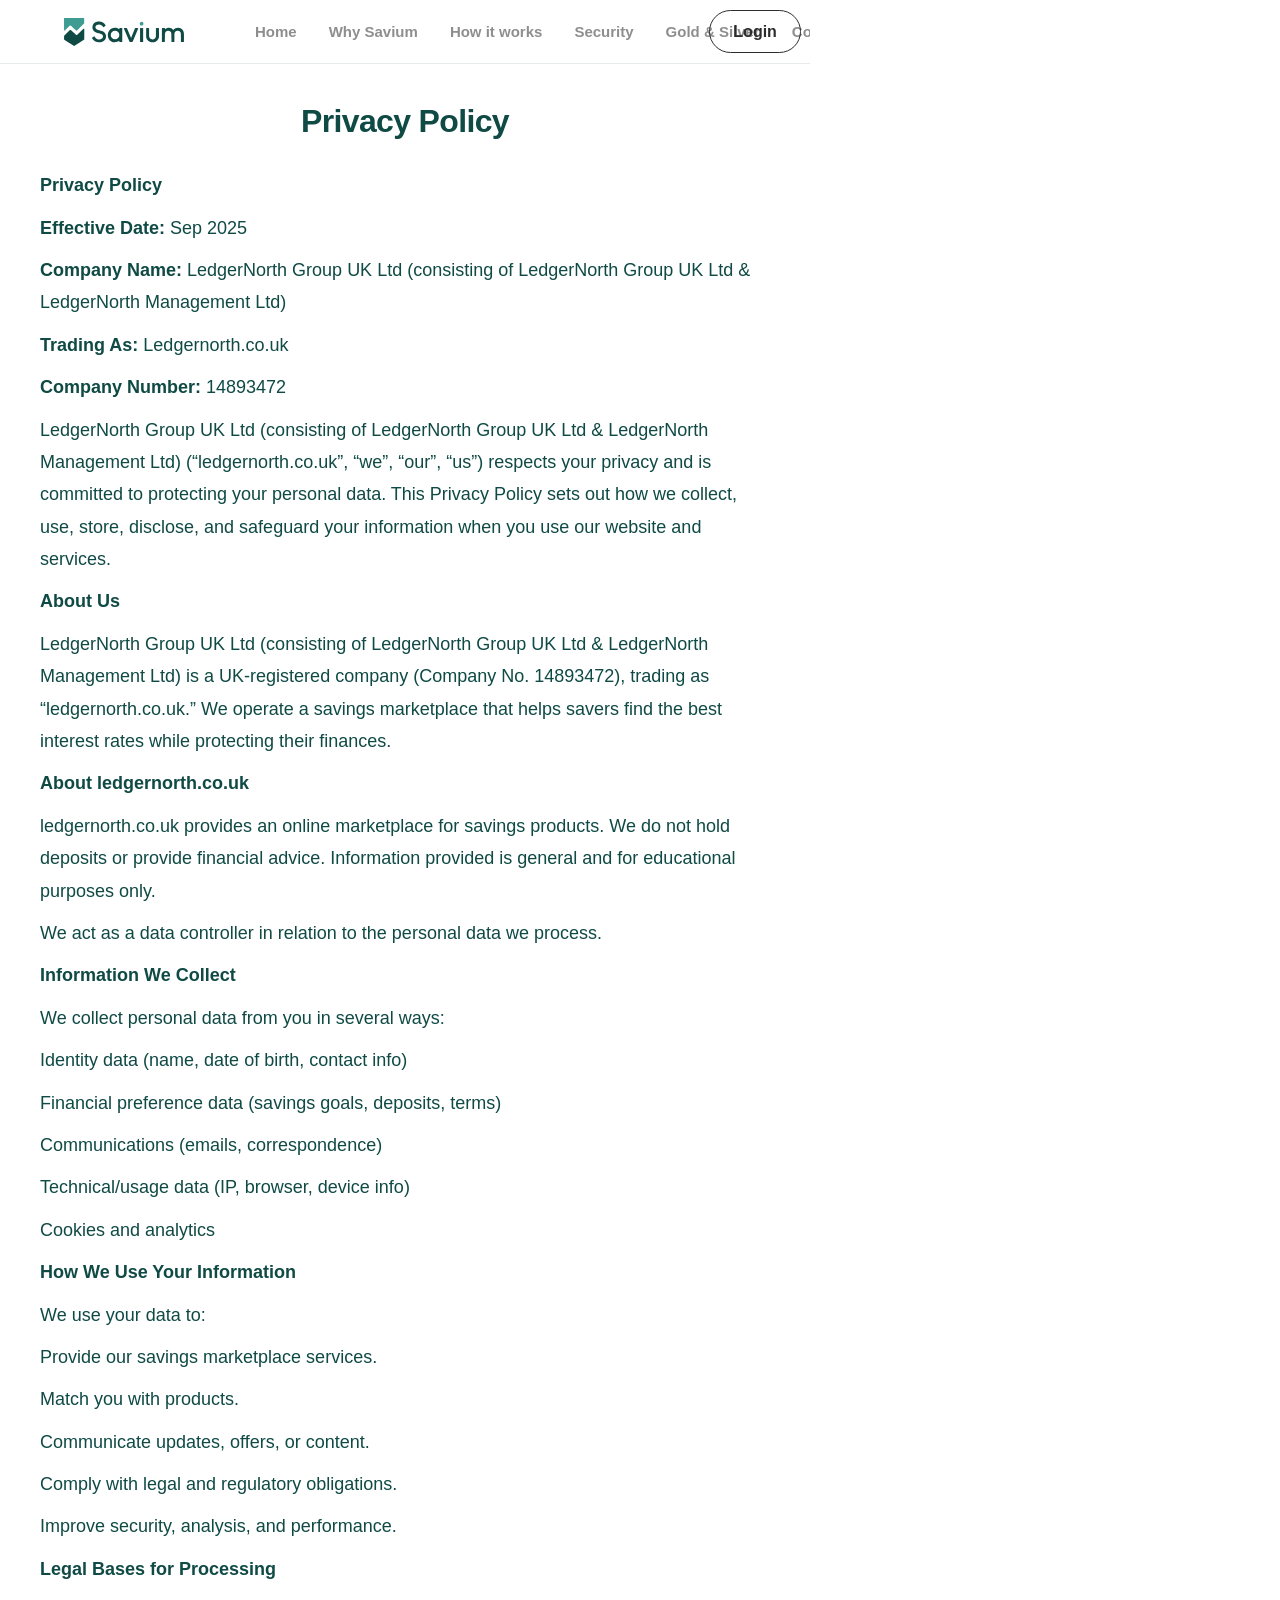
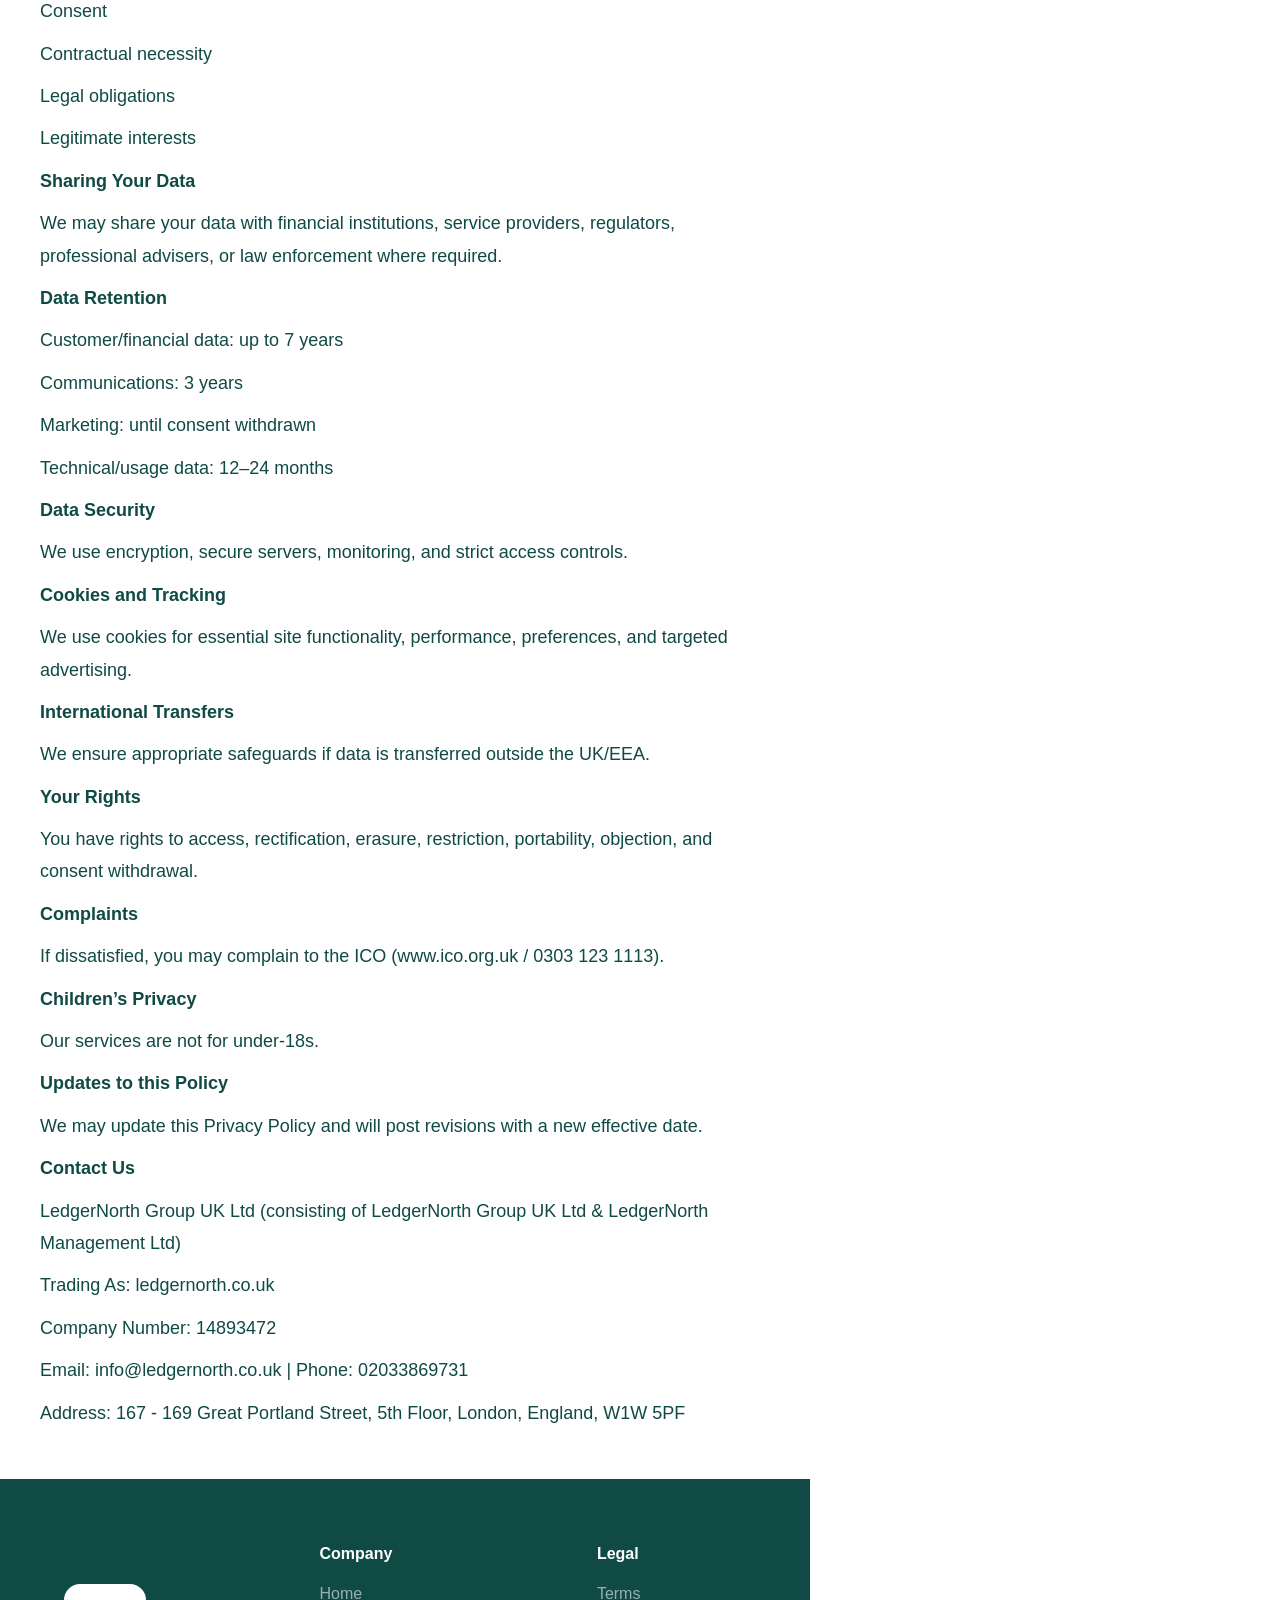
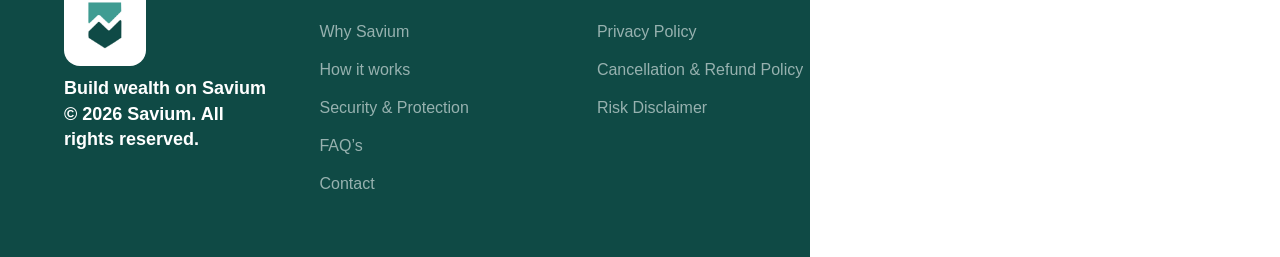
<file: privacy-policy.html>
<html dir="ltr">
   <head>
      <title>Savium</title>
      <meta name="description" content="Savium">
      <!-- Open Graph / Facebook -->
      <meta charset="utf-8">
     	<meta name="viewport" content="width=device-width">
      <meta property="og:type" content="website">
      <meta property="og:title" content="Savium">
      <meta property="og:description" content="Savium">
    
	
	
	   <link href="https://fonts.gstatic.com" rel="preconnect" crossorigin="">

    
      <!-- End of headEnd -->
       <link rel="stylesheet" type="text/css" href="assets/css/style.css">
      <link rel="stylesheet" href="https://cdn.jsdelivr.net/npm/bootstrap-icons@1.13.1/font/bootstrap-icons.min.css">
      <link href="https://fonts.googleapis.com/icon?family=Material+Icons" rel="stylesheet">
      <link rel="stylesheet" href="https://cdn.jsdelivr.net/npm/swiper@11/swiper-bundle.min.css">

     
   </head>

<body>

<div id="main">
<!--$-->
<div class="savium-O2K8G savium-l33gxc">

<!-- header -->
     <div class="savium-1gegzsu-container">
               <div class="savium-oRrEa savium-1XR7f savium-1wa7rf2 savium-v-1wa7rf2">
                  <div class="savium-1gtpuz1">
                        <!--$-->
                        <a class="savium-l6g4qi savium-1i8xxhn" href="./" data-savium-page-link-current="true" style="opacity: 1;">
                           <div class="savium-gjn3dy"  style="border-radius: 6px; opacity: 1;">
                              <div style="position: relative;">
                                 <img decoding="async" loading="lazy" src="assets/img/logo.svg" style="width: 120px;">
                              </div>
                           </div>
                           <!-- <div class="savium-1eyl41t" style="--extracted-r6o4lv: rgb(45, 45, 45); --savium-paragraph-spacing: 0px; transform: none; opacity: 1;" data-savium-component-type="RichTextContainer">
                              <p  style="--font-selector:R0Y7TGlicmUgQ2FzbG9uIFRleHQtNzAw;--savium-font-family:&quot;Libre Caslon Text&quot;, &quot;Libre Caslon Text Placeholder&quot;, serif;--savium-font-weight:700;--savium-letter-spacing:-0.02em;--savium-text-color:var(--extracted-r6o4lv, rgb(45, 45, 45))" class="savium-text">SAVIUM</p>
                           </div> -->
                        </a>
                        <!--/$-->
                        <a class="mobile-gold-link" href="./gold-silver/">Gold &amp; Silver</a>
                        <button class="mobile-nav-toggle" type="button" aria-label="Open menu">☰</button>
                        <div class="mobile-nav-panel" id="mobileNav">
                           <a href="index.html#home">Home</a>
                           <a href="index.html#why-savium">Why Savium</a>
                           <a href="index.html#how-it-works">How it works</a>
                           <a href="index.html#security-and-protection">Security</a>
                           <a href="gold-silver.html">Gold & Silver</a>
                           <a href="#faq">FAQ</a>
                           <a href="contact.html">Contact</a>
                        </div>
                        <div class="savium-o0pm17" style="opacity: 1;">
                           <div class="savium-1uwc24l" style="--extracted-r6o4lv: rgba(30, 30, 30, 0.5); --savium-paragraph-spacing: 0px; transform: none; opacity: 1;" data-savium-component-type="RichTextContainer">
                              <p style="--font-selector:RlI7SW50ZXJEaXNwbGF5LVNlbWlCb2xk;--savium-font-family:&quot;Inter Display&quot;, &quot;Inter Display Placeholder&quot;, sans-serif;--savium-font-size:15px;--savium-font-weight:600;--savium-text-color:var(--extracted-r6o4lv, rgba(30, 30, 30, 0.5))" class="savium-text">
                                 <a class="savium-text savium-styles-preset-oer72v" data-styles-preset="Gm5Qd9eIs" href="index.html#home" data-savium-page-link-current="true">Home</a>
                              </p>
                           </div>
                           <div class="savium-1iszdfd" style="--extracted-r6o4lv: rgba(30, 30, 30, 0.5); --savium-paragraph-spacing: 0px; transform: none; opacity: 1;" data-savium-component-type="RichTextContainer">
                              <p style="--font-selector:RlI7SW50ZXJEaXNwbGF5LVNlbWlCb2xk;--savium-font-family:&quot;Inter Display&quot;, &quot;Inter Display Placeholder&quot;, sans-serif;--savium-font-size:15px;--savium-font-weight:600;--savium-text-color:var(--extracted-r6o4lv, rgba(30, 30, 30, 0.5))" class="savium-text">
                                 <a class="savium-text savium-styles-preset-oer72v" data-styles-preset="Gm5Qd9eIs" href="index.html#why-savium">Why Savium</a>
                              </p>
                           </div>
                           <div class="savium-e85kfv" style="--extracted-r6o4lv: rgba(30, 30, 30, 0.5); --savium-paragraph-spacing: 0px; transform: none; opacity: 1;" data-savium-component-type="RichTextContainer">
                              <p style="--font-selector:RlI7SW50ZXJEaXNwbGF5LVNlbWlCb2xk;--savium-font-family:&quot;Inter Display&quot;, &quot;Inter Display Placeholder&quot;, sans-serif;--savium-font-size:15px;--savium-font-weight:600;--savium-text-color:var(--extracted-r6o4lv, rgba(30, 30, 30, 0.5))" class="savium-text">
                                 <a class="savium-text savium-styles-preset-oer72v" data-styles-preset="Gm5Qd9eIs" href="index.html#how-it-works">How it works</a>
                              </p>
                           </div>
                           <div class="savium-9w3z2q" style="--extracted-r6o4lv: rgba(30, 30, 30, 0.5); --savium-paragraph-spacing: 0px; transform: none; opacity: 1;" data-savium-component-type="RichTextContainer">
                              <p style="--font-selector:RlI7SW50ZXJEaXNwbGF5LVNlbWlCb2xk;--savium-font-family:&quot;Inter Display&quot;, &quot;Inter Display Placeholder&quot;, sans-serif;--savium-font-size:15px;--savium-font-weight:600;--savium-text-color:var(--extracted-r6o4lv, rgba(30, 30, 30, 0.5))" class="savium-text">
                                 <a class="savium-text savium-styles-preset-oer72v" data-styles-preset="Gm5Qd9eIs" href="index.html#security-and-protection">Security</a>
                              </p>
                           </div>
                           <div class="savium-tsyi47"  style="--extracted-r6o4lv: rgba(30, 30, 30, 0.5); --savium-paragraph-spacing: 0px; transform: none; opacity: 1;" data-savium-component-type="RichTextContainer">
                              <p style="--font-selector:RlI7SW50ZXJEaXNwbGF5LVNlbWlCb2xk;--savium-font-family:&quot;Inter Display&quot;, &quot;Inter Display Placeholder&quot;, sans-serif;--savium-font-size:15px;--savium-font-weight:600;--savium-text-color:var(--extracted-r6o4lv, rgba(30, 30, 30, 0.5))" class="savium-text">
                                 <a class="savium-text savium-styles-preset-oer72v" data-styles-preset="Gm5Qd9eIs" href="gold-silver.html">Gold &amp; Silver</a>
                              </p>
                           </div>
                           <div class="savium-1bozt8l" style="--extracted-r6o4lv: rgba(30, 30, 30, 0.5); --savium-paragraph-spacing: 0px; transform: none; opacity: 1;" data-savium-component-type="RichTextContainer">
                              <p style="--font-selector:RlI7SW50ZXJEaXNwbGF5LVNlbWlCb2xk;--savium-font-family:&quot;Inter Display&quot;, &quot;Inter Display Placeholder&quot;, sans-serif;--savium-font-size:15px;--savium-font-weight:600;--savium-text-color:var(--extracted-r6o4lv, rgba(30, 30, 30, 0.5))" class="savium-text">
                                 <a class="savium-text savium-styles-preset-oer72v" data-styles-preset="Gm5Qd9eIs" href="contact.html">Contact</a>
                              </p>
                           </div>
                        </div>
                        <div class="savium-c4ocnp"  style="opacity: 1;">
                           <div class="savium-j2h3d4-container" style="opacity: 1;">
                              <!--$-->
                              <a class="savium-cavN7 savium-11tb2j1 savium-v-11tb2j1 savium-vj5k9g" data-border="true" style="--border-bottom-width: 1px; --border-color: rgb(45, 45, 45); --border-left-width: 1px; --border-right-width: 1px; --border-style: solid; --border-top-width: 1px; background-color: rgba(0, 0, 0, 0); border-radius: 999px; opacity: 1; will-change: auto;" href="" target="_blank" rel="noopener" >
                                 <div class="savium-6lippi"  style="--extracted-r6o4lv: rgb(45, 45, 45); --savium-paragraph-spacing: 0px; transform: none; opacity: 1; will-change: auto;" data-savium-component-type="RichTextContainer">
                                    <p  style="--font-selector: RlI7SW50ZXJEaXNwbGF5LVNlbWlCb2xk; --savium-font-family: &quot;Inter Display&quot;, &quot;Inter Display Placeholder&quot;, sans-serif; --savium-font-weight: 600; --savium-text-color: var(--extracted-r6o4lv, rgb(45, 45, 45));" class="savium-text">Login</p>
                                 </div>
                              </a>
                              <!--/$-->
                           </div>
                           <div class="savium-g89fg6-container" style="opacity: 1;">
                              <!--$-->
                              <a class="savium-ctkNL savium-1qo9fz5 savium-v-1qo9fz5 savium-1pfaqhx"  style="--border-bottom-width: 1px; --border-color: rgb(45, 45, 45); --border-left-width: 1px; --border-right-width: 1px; --border-style: solid; --border-top-width: 1px; background-color: rgb(45, 45, 45); border-radius: 999px; opacity: 1;" href="" target="_blank" rel="noopener">
                                 <div class="savium-bx1pel"  style="--extracted-r6o4lv: rgb(237, 235, 230); --savium-paragraph-spacing: 0px; transform: none; opacity: 1;" data-savium-component-type="RichTextContainer">
                                    <p  style="--font-selector:RlI7SW50ZXJEaXNwbGF5LVNlbWlCb2xk;--savium-font-family:&quot;Inter Display&quot;, &quot;Inter Display Placeholder&quot;, sans-serif;--savium-font-weight:600;--savium-text-color:var(--extracted-r6o4lv, rgb(237, 235, 230))" class="savium-text">Sign Up</p>
                                 </div>
                              </a>
                              <!--/$-->
                           </div>
                        </div>
                  </div>
               </div>
            </div>
      <!-- //header end -->


<div class="terms-main">
<h1 class="terms-title">Privacy Policy</h1>

<div class="terms-content">

<p><strong>Privacy Policy</strong></p>

<p><strong>Effective Date:</strong> Sep 2025</p>

<p><strong>Company Name:</strong> LedgerNorth Group UK Ltd (consisting of LedgerNorth Group UK Ltd & LedgerNorth Management Ltd)</p>

<p><strong>Trading As:</strong> Ledgernorth.co.uk</p>

<p><strong>Company Number:</strong> 14893472</p>

<p>LedgerNorth Group UK Ltd (consisting of LedgerNorth Group UK Ltd & LedgerNorth Management Ltd) (“ledgernorth.co.uk”, “we”, “our”, “us”) respects your privacy and is committed to protecting your personal data. This Privacy Policy sets out how we collect, use, store, disclose, and safeguard your information when you use our website and services.</p>


<p><strong>About Us</strong></p>

<p>LedgerNorth Group UK Ltd (consisting of LedgerNorth Group UK Ltd & LedgerNorth Management Ltd) is a UK-registered company (Company No. 14893472), trading as “ledgernorth.co.uk.” We operate a savings marketplace that helps savers find the best interest rates while protecting their finances.</p>


<p><strong>About ledgernorth.co.uk</strong></p>

<p>ledgernorth.co.uk provides an online marketplace for savings products. We do not hold deposits or provide financial advice. Information provided is general and for educational purposes only.</p>

<p>We act as a data controller in relation to the personal data we process.</p>


<p><strong>Information We Collect</strong></p>

<p>We collect personal data from you in several ways:</p>

<p>Identity data (name, date of birth, contact info)</p>
<p>Financial preference data (savings goals, deposits, terms)</p>
<p>Communications (emails, correspondence)</p>
<p>Technical/usage data (IP, browser, device info)</p>
<p>Cookies and analytics</p>


<p><strong>How We Use Your Information</strong></p>

<p>We use your data to:</p>

<p>Provide our savings marketplace services.</p>
<p>Match you with products.</p>
<p>Communicate updates, offers, or content.</p>
<p>Comply with legal and regulatory obligations.</p>
<p>Improve security, analysis, and performance.</p>


<p><strong>Legal Bases for Processing</strong></p>

<p>Consent</p>
<p>Contractual necessity</p>
<p>Legal obligations</p>
<p>Legitimate interests</p>


<p><strong>Sharing Your Data</strong></p>

<p>We may share your data with financial institutions, service providers, regulators, professional advisers, or law enforcement where required.</p>


<p><strong>Data Retention</strong></p>

<p>Customer/financial data: up to 7 years</p>
<p>Communications: 3 years</p>
<p>Marketing: until consent withdrawn</p>
<p>Technical/usage data: 12–24 months</p>


<p><strong>Data Security</strong></p>

<p>We use encryption, secure servers, monitoring, and strict access controls.</p>


<p><strong>Cookies and Tracking</strong></p>

<p>We use cookies for essential site functionality, performance, preferences, and targeted advertising.</p>


<p><strong>International Transfers</strong></p>

<p>We ensure appropriate safeguards if data is transferred outside the UK/EEA.</p>


<p><strong>Your Rights</strong></p>

<p>You have rights to access, rectification, erasure, restriction, portability, objection, and consent withdrawal.</p>


<p><strong>Complaints</strong></p>

<p>If dissatisfied, you may complain to the ICO (www.ico.org.uk / 0303 123 1113).</p>


<p><strong>Children’s Privacy</strong></p>

<p>Our services are not for under-18s.</p>


<p><strong>Updates to this Policy</strong></p>

<p>We may update this Privacy Policy and will post revisions with a new effective date.</p>


<p><strong>Contact Us</strong></p>

<p>LedgerNorth Group UK Ltd (consisting of LedgerNorth Group UK Ltd & LedgerNorth Management Ltd)</p>

<p>Trading As: ledgernorth.co.uk</p>

<p>Company Number: 14893472</p>

<p>Email: info@ledgernorth.co.uk | Phone: 02033869731</p>

<p>Address: 167 - 169 Great Portland Street, 5th Floor, London, England, W1W 5PF</p>

</div>
</div>


 <!--footer  -->
          <div class="ssr-variant hidden-1esvold hidden-915ier">
         <div class="savium-1l5vfgh-container">
            <div class="savium-oxcYs savium-aelUl savium-1phl0bg savium-v-1phl0bg" data-savium-name="Desktop" style="background-color: var(--token-1bd121e7-429c-4c38-9348-b8e4bcd83c61, rgb(15, 74, 69)); height: 100%; width: 100%; opacity: 1;">
               <div class="savium-n6pssc" style="opacity: 1;">
                  <div class="savium-wg7nfk" style="opacity: 1;">
                     <div class="savium-13jbtn1" data-savium-name="Group 13" style="border-radius: 16px; opacity: 1;">
                        <div style="position:absolute;border-radius:inherit;corner-shape:inherit;top:0;right:0;bottom:0;left:0" data-savium-background-image-wrapper="true">
                           <img
                              decoding="async"
                              loading="lazy"
                              src="assets/img/logoimg.jpg"
                              alt=""
                              style="display:block;width:100%;height:100%;border-radius:inherit;object-position:center;object-fit:cover"
                              >
                        </div>
                     </div>
                     <div class="savium-jq13x5"  style="--extracted-r6o4lv: var(--token-22a96362-a080-48ea-ad60-38d765498612, rgb(255, 255, 255)); --savium-paragraph-spacing: 0px; transform: none; opacity: 1;" data-savium-component-type="RichTextContainer">
                        <p  style="--font-selector:RlI7SW50ZXJEaXNwbGF5LVNlbWlCb2xk;--savium-font-family:&quot;Inter Display&quot;, &quot;Inter Display Placeholder&quot;, sans-serif;--savium-font-size:18px;--savium-font-weight:600;--savium-line-height:1.4em;--savium-text-color:var(--extracted-r6o4lv, var(--token-22a96362-a080-48ea-ad60-38d765498612, rgb(255, 255, 255)))" class="savium-text">Build wealth on Savium</p>
                     </div>
                  </div>
                  <div class="savium-9s3bk3"  style="--extracted-r6o4lv: var(--token-22a96362-a080-48ea-ad60-38d765498612, rgb(255, 255, 255)); --savium-paragraph-spacing: 0px; transform: none; opacity: 1;" data-savium-component-type="RichTextContainer">
                     <p  style="--font-selector:RlI7SW50ZXJEaXNwbGF5LVNlbWlCb2xk;--savium-font-family:&quot;Inter Display&quot;, &quot;Inter Display Placeholder&quot;, sans-serif;--savium-font-size:18px;--savium-font-weight:600;--savium-line-height:1.4em;--savium-text-color:var(--extracted-r6o4lv, var(--token-22a96362-a080-48ea-ad60-38d765498612, rgb(255, 255, 255)))" class="savium-text">© 2026 Savium. All rights reserved.</p>
                  </div>
               </div>
               <div class="savium-1pesc0z" style="opacity: 1;">
                  <div class="savium-jud6hz" style="opacity: 1;">
                     <div class="savium-1p113f1"  style="--extracted-r6o4lv: var(--token-22a96362-a080-48ea-ad60-38d765498612, rgb(255, 255, 255)); --savium-paragraph-spacing: 0px; transform: none; opacity: 1;" data-savium-component-type="RichTextContainer">
                        <p  style="--font-selector:RlI7SW50ZXJEaXNwbGF5LVNlbWlCb2xk;--savium-font-family:&quot;Inter Display&quot;, &quot;Inter Display Placeholder&quot;, sans-serif;--savium-font-weight:600;--savium-line-height:1.4em;--savium-text-color:var(--extracted-r6o4lv, var(--token-22a96362-a080-48ea-ad60-38d765498612, rgb(255, 255, 255)))" class="savium-text">Company</p>
                     </div>
                     <div class="savium-lxfuj5" style="--extracted-r6o4lv: var(--token-af2e606a-c70b-48f2-8ead-a096e710aadf, rgb(242, 247, 246)); --savium-paragraph-spacing: 0px; transform: none; opacity: 1;" data-savium-component-type="RichTextContainer">
                        
                           <a class="savium-text savium-styles-preset-r4sj54" data-styles-preset="nJzVJ1hxr" href="index.html#home" data-savium-page-link-current="true">Home</a>
                        
                     </div>
                     <div class="savium-bwowov" style="--extracted-r6o4lv: var(--token-af2e606a-c70b-48f2-8ead-a096e710aadf, rgb(242, 247, 246)); --savium-paragraph-spacing: 0px; transform: none; opacity: 1;" data-savium-component-type="RichTextContainer">
                        <a class="savium-text savium-styles-preset-r4sj54" data-styles-preset="nJzVJ1hxr" href="index.html#why-savium">Why Savium</a>
                      
                     </div>
                     <div class="savium-kr5iv2"  style="--extracted-r6o4lv: var(--token-af2e606a-c70b-48f2-8ead-a096e710aadf, rgb(242, 247, 246)); --savium-paragraph-spacing: 0px; transform: none; opacity: 1;" data-savium-component-type="RichTextContainer">
                        <a class="savium-text savium-styles-preset-r4sj54" data-styles-preset="nJzVJ1hxr" href="index.html#how-it-works">How it works</a>
                     </div>
                     <div class="savium-gf8l22" style="--extracted-r6o4lv: var(--token-af2e606a-c70b-48f2-8ead-a096e710aadf, rgb(242, 247, 246)); --savium-paragraph-spacing: 0px; transform: none; opacity: 1;" data-savium-component-type="RichTextContainer">
                       <a class="savium-text savium-styles-preset-r4sj54" data-styles-preset="nJzVJ1hxr" href="index.html#security-and-protection">Security &amp; Protection</a>
                        
                     </div>
                     <div class="savium-1qg6fqg"  style="--extracted-r6o4lv: var(--token-af2e606a-c70b-48f2-8ead-a096e710aadf, rgb(242, 247, 246)); --savium-paragraph-spacing: 0px; transform: none; opacity: 1;" data-savium-component-type="RichTextContainer">
                        <a class="savium-text savium-styles-preset-r4sj54" data-styles-preset="nJzVJ1hxr" href="#faq">FAQ’s</a>
                        </p>
                     </div>
                     <div class="savium-uarf46" style="--extracted-r6o4lv: var(--token-af2e606a-c70b-48f2-8ead-a096e710aadf, rgb(242, 247, 246)); --savium-paragraph-spacing: 0px; transform: none; opacity: 1;" data-savium-component-type="RichTextContainer">
                       
                          <a class="savium-text savium-styles-preset-r4sj54" data-styles-preset="nJzVJ1hxr" href="contact.html">Contact</a>
                        </p>
                     </div>
                  </div>
                  <div class="savium-1aca49q" style="opacity: 1;">
                     <div class="savium-1pq5mbt"  style="--extracted-r6o4lv: var(--token-22a96362-a080-48ea-ad60-38d765498612, rgb(255, 255, 255)); --savium-paragraph-spacing: 0px; transform: none; opacity: 1;" data-savium-component-type="RichTextContainer">
                        <p  style="--font-selector:RlI7SW50ZXJEaXNwbGF5LVNlbWlCb2xk;--savium-font-family:&quot;Inter Display&quot;, &quot;Inter Display Placeholder&quot;, sans-serif;--savium-font-weight:600;--savium-line-height:1.4em;--savium-text-color:var(--extracted-r6o4lv, var(--token-22a96362-a080-48ea-ad60-38d765498612, rgb(255, 255, 255)))" class="savium-text">Legal</p>
                     </div>
                     <div class="savium-jjp4r7" style="--extracted-r6o4lv: var(--token-af2e606a-c70b-48f2-8ead-a096e710aadf, rgb(242, 247, 246)); --savium-paragraph-spacing: 0px; transform: none; opacity: 1;" data-savium-component-type="RichTextContainer">
                        <a class="savium-text savium-styles-preset-r4sj54" data-styles-preset="nJzVJ1hxr" href="terms.html">Terms</a>
                       
                     </div>
                     <div class="savium-1spqc7i" style="--extracted-r6o4lv: var(--token-af2e606a-c70b-48f2-8ead-a096e710aadf, rgb(242, 247, 246)); --savium-paragraph-spacing: 0px; transform: none; opacity: 1;" data-savium-component-type="RichTextContainer">
                       <a class="savium-text savium-styles-preset-r4sj54" data-styles-preset="nJzVJ1hxr" href="privacy-policy.html">Privacy Policy</a>
                       
                     </div>
                     <div class="savium-qgzgqk"  style="--extracted-r6o4lv: var(--token-af2e606a-c70b-48f2-8ead-a096e710aadf, rgb(242, 247, 246)); --savium-paragraph-spacing: 0px; transform: none; opacity: 1;" data-savium-component-type="RichTextContainer">
                        <a class="savium-text savium-styles-preset-r4sj54" data-styles-preset="nJzVJ1hxr" href="cancellation-and-refund-policy.html">Cancellation &amp; Refund Policy</a>
                     </div>
                     <div class="savium-1v0ky6t" style="--extracted-r6o4lv: var(--token-af2e606a-c70b-48f2-8ead-a096e710aadf, rgb(242, 247, 246)); --savium-paragraph-spacing: 0px; transform: none; opacity: 1;" data-savium-component-type="RichTextContainer">
                        <a class="savium-text savium-styles-preset-r4sj54" data-styles-preset="nJzVJ1hxr" href="risk-disclaimer.html">Risk Disclaimer</a>
                       
                     </div>
                  </div>
               </div>
            </div>
         </div>
      </div>
         <!--//footer  -->


</div>
<!--/$-->
</div>


</body>
</html>
</file>
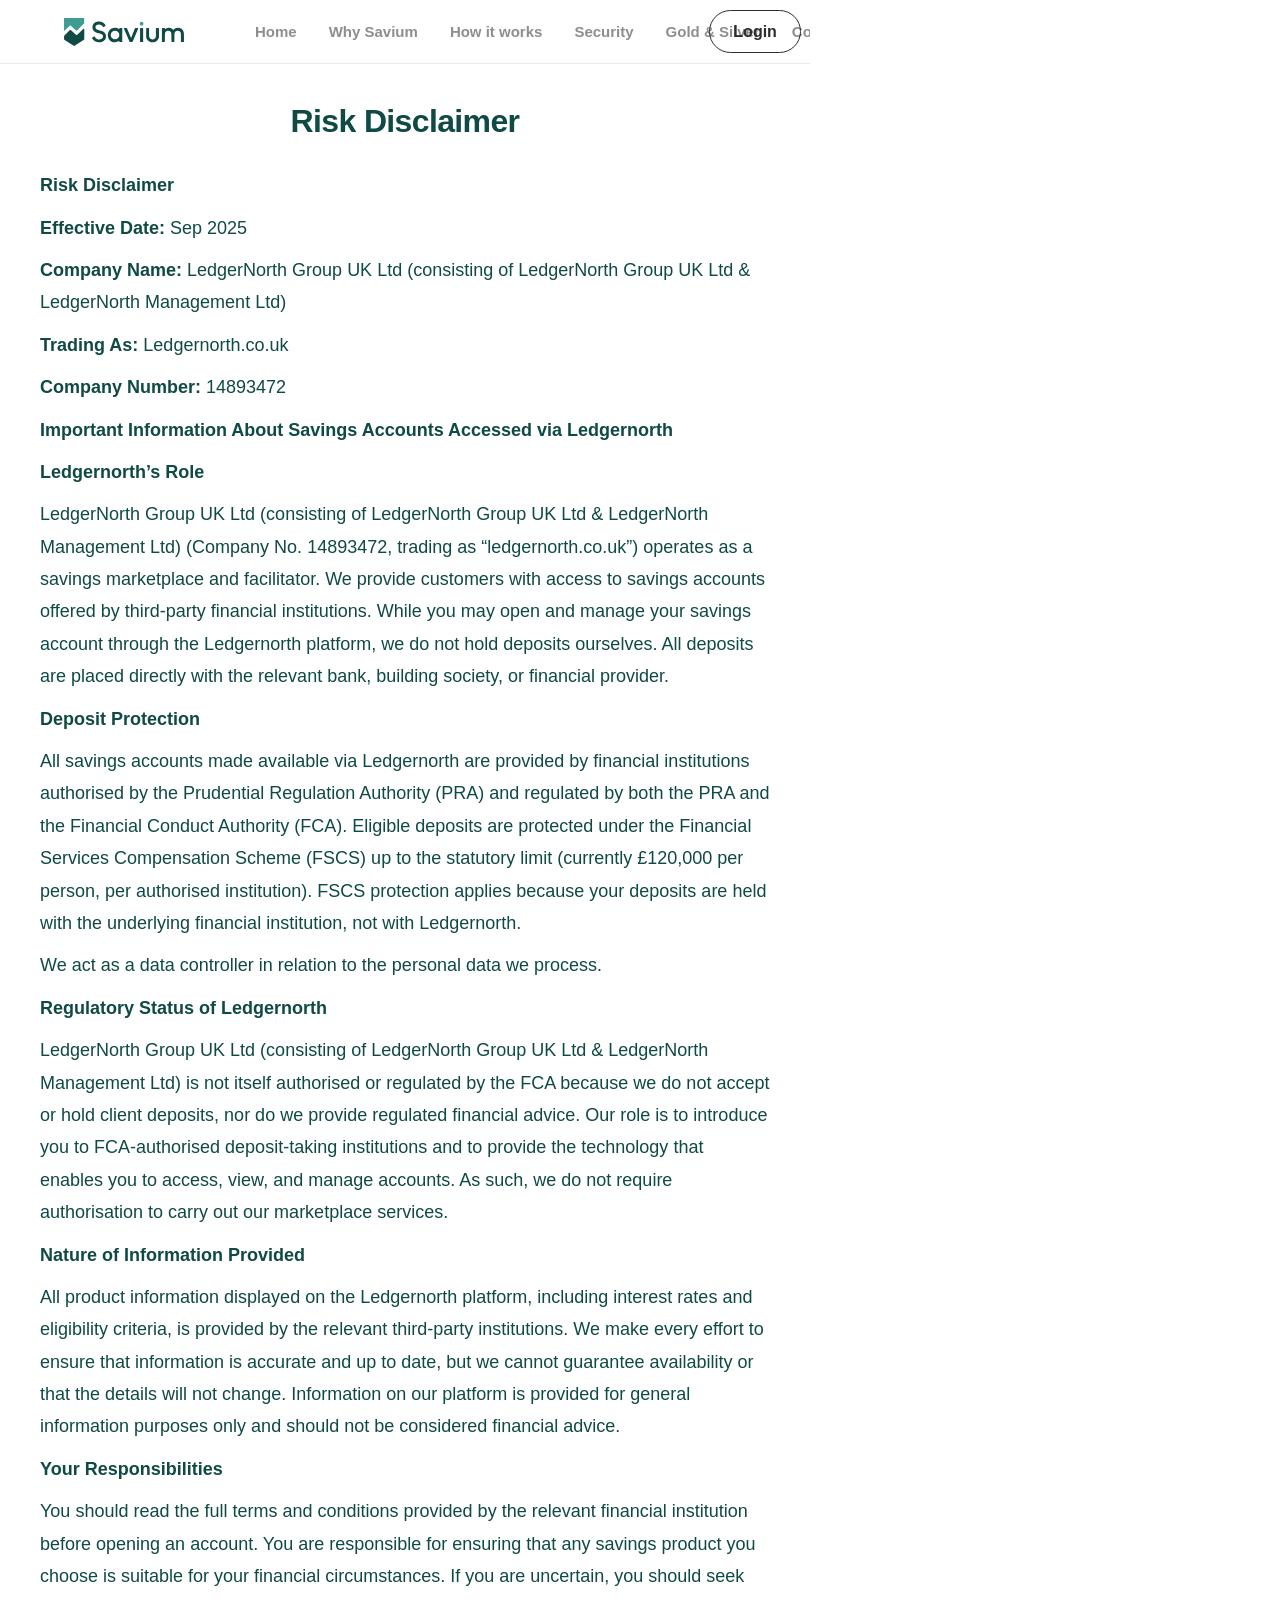
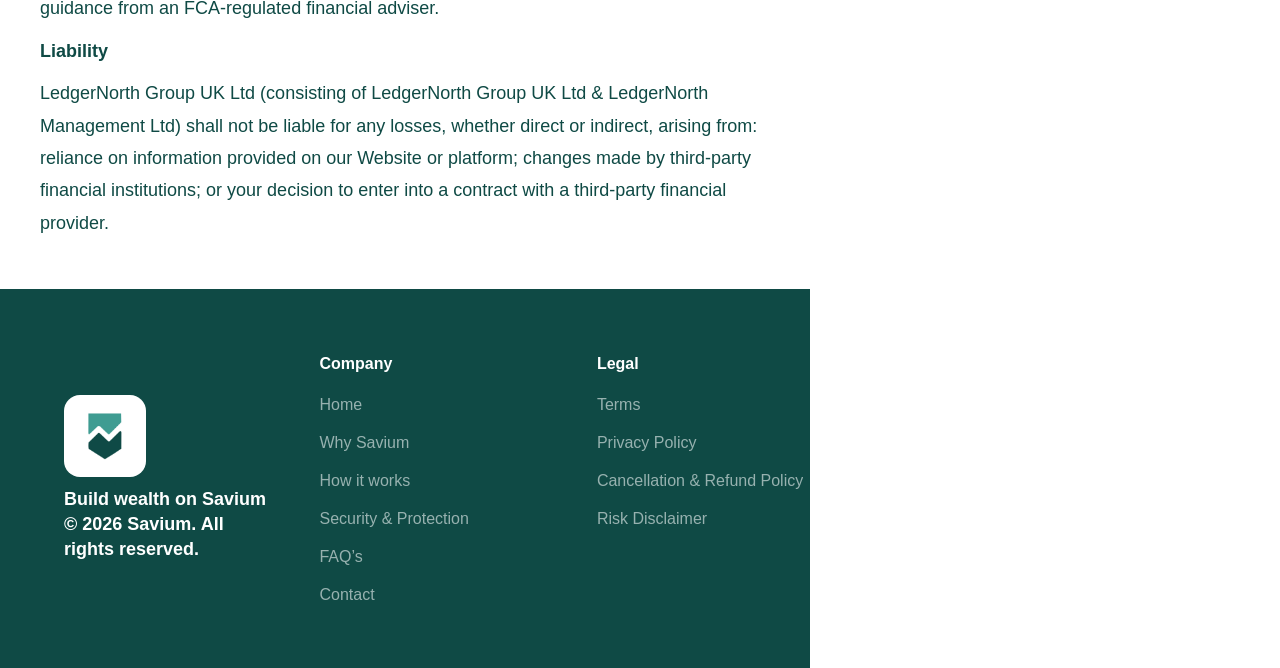
<file: risk-disclaimer.html>
<html dir="ltr">
   <head>
      <title>Savium</title>
      <meta name="description" content="Savium">
      <!-- Open Graph / Facebook -->
      <meta charset="utf-8">
     	<meta name="viewport" content="width=device-width">
      <meta property="og:type" content="website">
      <meta property="og:title" content="Savium">
      <meta property="og:description" content="Savium">
    
	
	
	   <link href="https://fonts.gstatic.com" rel="preconnect" crossorigin="">

    
      <!-- End of headEnd -->
       <link rel="stylesheet" type="text/css" href="assets/css/style.css">
      <link rel="stylesheet" href="https://cdn.jsdelivr.net/npm/bootstrap-icons@1.13.1/font/bootstrap-icons.min.css">
      <link href="https://fonts.googleapis.com/icon?family=Material+Icons" rel="stylesheet">
      <link rel="stylesheet" href="https://cdn.jsdelivr.net/npm/swiper@11/swiper-bundle.min.css">

     
   </head>
<body>

<div id="main">
<!--$-->
<div class="savium-O2K8G savium-l33gxc">

<!-- header -->
     <div class="savium-1gegzsu-container">
               <div class="savium-oRrEa savium-1XR7f savium-1wa7rf2 savium-v-1wa7rf2">
                  <div class="savium-1gtpuz1">
                        <!--$-->
                        <a class="savium-l6g4qi savium-1i8xxhn" href="./" data-savium-page-link-current="true" style="opacity: 1;">
                           <div class="savium-gjn3dy"  style="border-radius: 6px; opacity: 1;">
                              <div style="position: relative;">
                                 <img decoding="async" loading="lazy" src="assets/img/logo.svg" style="width: 120px;">
                              </div>
                           </div>
                           <!-- <div class="savium-1eyl41t" style="--extracted-r6o4lv: rgb(45, 45, 45); --savium-paragraph-spacing: 0px; transform: none; opacity: 1;" data-savium-component-type="RichTextContainer">
                              <p  style="--font-selector:R0Y7TGlicmUgQ2FzbG9uIFRleHQtNzAw;--savium-font-family:&quot;Libre Caslon Text&quot;, &quot;Libre Caslon Text Placeholder&quot;, serif;--savium-font-weight:700;--savium-letter-spacing:-0.02em;--savium-text-color:var(--extracted-r6o4lv, rgb(45, 45, 45))" class="savium-text">SAVIUM</p>
                           </div> -->
                        </a>
                        <!--/$-->
                        <a class="mobile-gold-link" href="./gold-silver/">Gold &amp; Silver</a>
                        <button class="mobile-nav-toggle" type="button" aria-label="Open menu">☰</button>
                        <div class="mobile-nav-panel" id="mobileNav">
                           <a href="index.html#home">Home</a>
                           <a href="index.html#why-savium">Why Savium</a>
                           <a href="index.html#how-it-works">How it works</a>
                           <a href="index.html#security-and-protection">Security</a>
                           <a href="gold-silver.html">Gold & Silver</a>
                           <a href="#faq">FAQ</a>
                           <a href="contact.html">Contact</a>
                        </div>
                        <div class="savium-o0pm17" style="opacity: 1;">
                           <div class="savium-1uwc24l" style="--extracted-r6o4lv: rgba(30, 30, 30, 0.5); --savium-paragraph-spacing: 0px; transform: none; opacity: 1;" data-savium-component-type="RichTextContainer">
                              <p style="--font-selector:RlI7SW50ZXJEaXNwbGF5LVNlbWlCb2xk;--savium-font-family:&quot;Inter Display&quot;, &quot;Inter Display Placeholder&quot;, sans-serif;--savium-font-size:15px;--savium-font-weight:600;--savium-text-color:var(--extracted-r6o4lv, rgba(30, 30, 30, 0.5))" class="savium-text">
                                 <a class="savium-text savium-styles-preset-oer72v" data-styles-preset="Gm5Qd9eIs" href="index.html#home" data-savium-page-link-current="true">Home</a>
                              </p>
                           </div>
                           <div class="savium-1iszdfd" style="--extracted-r6o4lv: rgba(30, 30, 30, 0.5); --savium-paragraph-spacing: 0px; transform: none; opacity: 1;" data-savium-component-type="RichTextContainer">
                              <p style="--font-selector:RlI7SW50ZXJEaXNwbGF5LVNlbWlCb2xk;--savium-font-family:&quot;Inter Display&quot;, &quot;Inter Display Placeholder&quot;, sans-serif;--savium-font-size:15px;--savium-font-weight:600;--savium-text-color:var(--extracted-r6o4lv, rgba(30, 30, 30, 0.5))" class="savium-text">
                                 <a class="savium-text savium-styles-preset-oer72v" data-styles-preset="Gm5Qd9eIs" href="index.html#why-savium">Why Savium</a>
                              </p>
                           </div>
                           <div class="savium-e85kfv" style="--extracted-r6o4lv: rgba(30, 30, 30, 0.5); --savium-paragraph-spacing: 0px; transform: none; opacity: 1;" data-savium-component-type="RichTextContainer">
                              <p style="--font-selector:RlI7SW50ZXJEaXNwbGF5LVNlbWlCb2xk;--savium-font-family:&quot;Inter Display&quot;, &quot;Inter Display Placeholder&quot;, sans-serif;--savium-font-size:15px;--savium-font-weight:600;--savium-text-color:var(--extracted-r6o4lv, rgba(30, 30, 30, 0.5))" class="savium-text">
                                 <a class="savium-text savium-styles-preset-oer72v" data-styles-preset="Gm5Qd9eIs" href="index.html#how-it-works">How it works</a>
                              </p>
                           </div>
                           <div class="savium-9w3z2q" style="--extracted-r6o4lv: rgba(30, 30, 30, 0.5); --savium-paragraph-spacing: 0px; transform: none; opacity: 1;" data-savium-component-type="RichTextContainer">
                              <p style="--font-selector:RlI7SW50ZXJEaXNwbGF5LVNlbWlCb2xk;--savium-font-family:&quot;Inter Display&quot;, &quot;Inter Display Placeholder&quot;, sans-serif;--savium-font-size:15px;--savium-font-weight:600;--savium-text-color:var(--extracted-r6o4lv, rgba(30, 30, 30, 0.5))" class="savium-text">
                                 <a class="savium-text savium-styles-preset-oer72v" data-styles-preset="Gm5Qd9eIs" href="index.html#security-and-protection">Security</a>
                              </p>
                           </div>
                           <div class="savium-tsyi47"  style="--extracted-r6o4lv: rgba(30, 30, 30, 0.5); --savium-paragraph-spacing: 0px; transform: none; opacity: 1;" data-savium-component-type="RichTextContainer">
                              <p style="--font-selector:RlI7SW50ZXJEaXNwbGF5LVNlbWlCb2xk;--savium-font-family:&quot;Inter Display&quot;, &quot;Inter Display Placeholder&quot;, sans-serif;--savium-font-size:15px;--savium-font-weight:600;--savium-text-color:var(--extracted-r6o4lv, rgba(30, 30, 30, 0.5))" class="savium-text">
                                 <a class="savium-text savium-styles-preset-oer72v" data-styles-preset="Gm5Qd9eIs" href="gold-silver.html">Gold &amp; Silver</a>
                              </p>
                           </div>
                           <div class="savium-1bozt8l" style="--extracted-r6o4lv: rgba(30, 30, 30, 0.5); --savium-paragraph-spacing: 0px; transform: none; opacity: 1;" data-savium-component-type="RichTextContainer">
                              <p style="--font-selector:RlI7SW50ZXJEaXNwbGF5LVNlbWlCb2xk;--savium-font-family:&quot;Inter Display&quot;, &quot;Inter Display Placeholder&quot;, sans-serif;--savium-font-size:15px;--savium-font-weight:600;--savium-text-color:var(--extracted-r6o4lv, rgba(30, 30, 30, 0.5))" class="savium-text">
                                 <a class="savium-text savium-styles-preset-oer72v" data-styles-preset="Gm5Qd9eIs" href="contact.html">Contact</a>
                              </p>
                           </div>
                        </div>
                        <div class="savium-c4ocnp"  style="opacity: 1;">
                           <div class="savium-j2h3d4-container" style="opacity: 1;">
                              <!--$-->
                              <a class="savium-cavN7 savium-11tb2j1 savium-v-11tb2j1 savium-vj5k9g" data-border="true" style="--border-bottom-width: 1px; --border-color: rgb(45, 45, 45); --border-left-width: 1px; --border-right-width: 1px; --border-style: solid; --border-top-width: 1px; background-color: rgba(0, 0, 0, 0); border-radius: 999px; opacity: 1; will-change: auto;" href="" target="_blank" rel="noopener" >
                                 <div class="savium-6lippi"  style="--extracted-r6o4lv: rgb(45, 45, 45); --savium-paragraph-spacing: 0px; transform: none; opacity: 1; will-change: auto;" data-savium-component-type="RichTextContainer">
                                    <p  style="--font-selector: RlI7SW50ZXJEaXNwbGF5LVNlbWlCb2xk; --savium-font-family: &quot;Inter Display&quot;, &quot;Inter Display Placeholder&quot;, sans-serif; --savium-font-weight: 600; --savium-text-color: var(--extracted-r6o4lv, rgb(45, 45, 45));" class="savium-text">Login</p>
                                 </div>
                              </a>
                              <!--/$-->
                           </div>
                           <div class="savium-g89fg6-container" style="opacity: 1;">
                              <!--$-->
                              <a class="savium-ctkNL savium-1qo9fz5 savium-v-1qo9fz5 savium-1pfaqhx"  style="--border-bottom-width: 1px; --border-color: rgb(45, 45, 45); --border-left-width: 1px; --border-right-width: 1px; --border-style: solid; --border-top-width: 1px; background-color: rgb(45, 45, 45); border-radius: 999px; opacity: 1;" href="" target="_blank" rel="noopener">
                                 <div class="savium-bx1pel"  style="--extracted-r6o4lv: rgb(237, 235, 230); --savium-paragraph-spacing: 0px; transform: none; opacity: 1;" data-savium-component-type="RichTextContainer">
                                    <p  style="--font-selector:RlI7SW50ZXJEaXNwbGF5LVNlbWlCb2xk;--savium-font-family:&quot;Inter Display&quot;, &quot;Inter Display Placeholder&quot;, sans-serif;--savium-font-weight:600;--savium-text-color:var(--extracted-r6o4lv, rgb(237, 235, 230))" class="savium-text">Sign Up</p>
                                 </div>
                              </a>
                              <!--/$-->
                           </div>
                        </div>
                  </div>
               </div>
            </div>
      <!-- //header end -->



<div class="terms-main">
<h1 class="terms-title">Risk Disclaimer</h1>

<div class="terms-content">

<p><strong>Risk Disclaimer</strong></p>

<p><strong>Effective Date:</strong> Sep 2025</p>

<p><strong>Company Name:</strong> LedgerNorth Group UK Ltd (consisting of LedgerNorth Group UK Ltd &amp; LedgerNorth Management Ltd)</p>

<p><strong>Trading As:</strong> Ledgernorth.co.uk</p>

<p><strong>Company Number:</strong> 14893472</p>


<p><strong>Important Information About Savings Accounts Accessed via Ledgernorth</strong></p>


<p><strong>Ledgernorth’s Role</strong></p>

<p>LedgerNorth Group UK Ltd (consisting of LedgerNorth Group UK Ltd &amp; LedgerNorth Management Ltd) (Company No. 14893472, trading as “ledgernorth.co.uk”) operates as a savings marketplace and facilitator. We provide customers with access to savings accounts offered by third-party financial institutions. While you may open and manage your savings account through the Ledgernorth platform, we do not hold deposits ourselves. All deposits are placed directly with the relevant bank, building society, or financial provider.</p>


<p><strong>Deposit Protection</strong></p>

<p>All savings accounts made available via Ledgernorth are provided by financial institutions authorised by the Prudential Regulation Authority (PRA) and regulated by both the PRA and the Financial Conduct Authority (FCA). Eligible deposits are protected under the Financial Services Compensation Scheme (FSCS) up to the statutory limit (currently £120,000 per person, per authorised institution). FSCS protection applies because your deposits are held with the underlying financial institution, not with Ledgernorth.</p>

<p>We act as a data controller in relation to the personal data we process.</p>


<p><strong>Regulatory Status of Ledgernorth</strong></p>

<p>LedgerNorth Group UK Ltd (consisting of LedgerNorth Group UK Ltd &amp; LedgerNorth Management Ltd) is not itself authorised or regulated by the FCA because we do not accept or hold client deposits, nor do we provide regulated financial advice. Our role is to introduce you to FCA-authorised deposit-taking institutions and to provide the technology that enables you to access, view, and manage accounts. As such, we do not require authorisation to carry out our marketplace services.</p>


<p><strong>Nature of Information Provided</strong></p>

<p>All product information displayed on the Ledgernorth platform, including interest rates and eligibility criteria, is provided by the relevant third-party institutions. We make every effort to ensure that information is accurate and up to date, but we cannot guarantee availability or that the details will not change. Information on our platform is provided for general information purposes only and should not be considered financial advice.</p>


<p><strong>Your Responsibilities</strong></p>

<p>You should read the full terms and conditions provided by the relevant financial institution before opening an account. You are responsible for ensuring that any savings product you choose is suitable for your financial circumstances. If you are uncertain, you should seek guidance from an FCA-regulated financial adviser.</p>


<p><strong>Liability</strong></p>

<p>LedgerNorth Group UK Ltd (consisting of LedgerNorth Group UK Ltd &amp; LedgerNorth Management Ltd) shall not be liable for any losses, whether direct or indirect, arising from: reliance on information provided on our Website or platform; changes made by third-party financial institutions; or your decision to enter into a contract with a third-party financial provider.</p>


</div>
</div>


 <!--footer  -->
          <div class="ssr-variant hidden-1esvold hidden-915ier">
         <div class="savium-1l5vfgh-container">
            <div class="savium-oxcYs savium-aelUl savium-1phl0bg savium-v-1phl0bg" data-savium-name="Desktop" style="background-color: var(--token-1bd121e7-429c-4c38-9348-b8e4bcd83c61, rgb(15, 74, 69)); height: 100%; width: 100%; opacity: 1;">
               <div class="savium-n6pssc" style="opacity: 1;">
                  <div class="savium-wg7nfk" style="opacity: 1;">
                     <div class="savium-13jbtn1" data-savium-name="Group 13" style="border-radius: 16px; opacity: 1;">
                        <div style="position:absolute;border-radius:inherit;corner-shape:inherit;top:0;right:0;bottom:0;left:0" data-savium-background-image-wrapper="true">
                           <img
                              decoding="async"
                              loading="lazy"
                              src="assets/img/logoimg.jpg"
                              alt=""
                              style="display:block;width:100%;height:100%;border-radius:inherit;object-position:center;object-fit:cover"
                              >
                        </div>
                     </div>
                     <div class="savium-jq13x5"  style="--extracted-r6o4lv: var(--token-22a96362-a080-48ea-ad60-38d765498612, rgb(255, 255, 255)); --savium-paragraph-spacing: 0px; transform: none; opacity: 1;" data-savium-component-type="RichTextContainer">
                        <p  style="--font-selector:RlI7SW50ZXJEaXNwbGF5LVNlbWlCb2xk;--savium-font-family:&quot;Inter Display&quot;, &quot;Inter Display Placeholder&quot;, sans-serif;--savium-font-size:18px;--savium-font-weight:600;--savium-line-height:1.4em;--savium-text-color:var(--extracted-r6o4lv, var(--token-22a96362-a080-48ea-ad60-38d765498612, rgb(255, 255, 255)))" class="savium-text">Build wealth on Savium</p>
                     </div>
                  </div>
                  <div class="savium-9s3bk3"  style="--extracted-r6o4lv: var(--token-22a96362-a080-48ea-ad60-38d765498612, rgb(255, 255, 255)); --savium-paragraph-spacing: 0px; transform: none; opacity: 1;" data-savium-component-type="RichTextContainer">
                     <p  style="--font-selector:RlI7SW50ZXJEaXNwbGF5LVNlbWlCb2xk;--savium-font-family:&quot;Inter Display&quot;, &quot;Inter Display Placeholder&quot;, sans-serif;--savium-font-size:18px;--savium-font-weight:600;--savium-line-height:1.4em;--savium-text-color:var(--extracted-r6o4lv, var(--token-22a96362-a080-48ea-ad60-38d765498612, rgb(255, 255, 255)))" class="savium-text">© 2026 Savium. All rights reserved.</p>
                  </div>
               </div>
               <div class="savium-1pesc0z" style="opacity: 1;">
                  <div class="savium-jud6hz" style="opacity: 1;">
                     <div class="savium-1p113f1"  style="--extracted-r6o4lv: var(--token-22a96362-a080-48ea-ad60-38d765498612, rgb(255, 255, 255)); --savium-paragraph-spacing: 0px; transform: none; opacity: 1;" data-savium-component-type="RichTextContainer">
                        <p  style="--font-selector:RlI7SW50ZXJEaXNwbGF5LVNlbWlCb2xk;--savium-font-family:&quot;Inter Display&quot;, &quot;Inter Display Placeholder&quot;, sans-serif;--savium-font-weight:600;--savium-line-height:1.4em;--savium-text-color:var(--extracted-r6o4lv, var(--token-22a96362-a080-48ea-ad60-38d765498612, rgb(255, 255, 255)))" class="savium-text">Company</p>
                     </div>
                     <div class="savium-lxfuj5" style="--extracted-r6o4lv: var(--token-af2e606a-c70b-48f2-8ead-a096e710aadf, rgb(242, 247, 246)); --savium-paragraph-spacing: 0px; transform: none; opacity: 1;" data-savium-component-type="RichTextContainer">
                        
                           <a class="savium-text savium-styles-preset-r4sj54" data-styles-preset="nJzVJ1hxr" href="index.html#home" data-savium-page-link-current="true">Home</a>
                        
                     </div>
                     <div class="savium-bwowov" style="--extracted-r6o4lv: var(--token-af2e606a-c70b-48f2-8ead-a096e710aadf, rgb(242, 247, 246)); --savium-paragraph-spacing: 0px; transform: none; opacity: 1;" data-savium-component-type="RichTextContainer">
                        <a class="savium-text savium-styles-preset-r4sj54" data-styles-preset="nJzVJ1hxr" href="index.html#why-savium">Why Savium</a>
                      
                     </div>
                     <div class="savium-kr5iv2"  style="--extracted-r6o4lv: var(--token-af2e606a-c70b-48f2-8ead-a096e710aadf, rgb(242, 247, 246)); --savium-paragraph-spacing: 0px; transform: none; opacity: 1;" data-savium-component-type="RichTextContainer">
                        <a class="savium-text savium-styles-preset-r4sj54" data-styles-preset="nJzVJ1hxr" href="index.html#how-it-works">How it works</a>
                     </div>
                     <div class="savium-gf8l22" style="--extracted-r6o4lv: var(--token-af2e606a-c70b-48f2-8ead-a096e710aadf, rgb(242, 247, 246)); --savium-paragraph-spacing: 0px; transform: none; opacity: 1;" data-savium-component-type="RichTextContainer">
                       <a class="savium-text savium-styles-preset-r4sj54" data-styles-preset="nJzVJ1hxr" href="index.html#security-and-protection">Security &amp; Protection</a>
                        
                     </div>
                     <div class="savium-1qg6fqg"  style="--extracted-r6o4lv: var(--token-af2e606a-c70b-48f2-8ead-a096e710aadf, rgb(242, 247, 246)); --savium-paragraph-spacing: 0px; transform: none; opacity: 1;" data-savium-component-type="RichTextContainer">
                        <a class="savium-text savium-styles-preset-r4sj54" data-styles-preset="nJzVJ1hxr" href="#faq">FAQ’s</a>
                        </p>
                     </div>
                     <div class="savium-uarf46" style="--extracted-r6o4lv: var(--token-af2e606a-c70b-48f2-8ead-a096e710aadf, rgb(242, 247, 246)); --savium-paragraph-spacing: 0px; transform: none; opacity: 1;" data-savium-component-type="RichTextContainer">
                       
                          <a class="savium-text savium-styles-preset-r4sj54" data-styles-preset="nJzVJ1hxr" href="contact.html">Contact</a>
                        </p>
                     </div>
                  </div>
                  <div class="savium-1aca49q" style="opacity: 1;">
                     <div class="savium-1pq5mbt"  style="--extracted-r6o4lv: var(--token-22a96362-a080-48ea-ad60-38d765498612, rgb(255, 255, 255)); --savium-paragraph-spacing: 0px; transform: none; opacity: 1;" data-savium-component-type="RichTextContainer">
                        <p  style="--font-selector:RlI7SW50ZXJEaXNwbGF5LVNlbWlCb2xk;--savium-font-family:&quot;Inter Display&quot;, &quot;Inter Display Placeholder&quot;, sans-serif;--savium-font-weight:600;--savium-line-height:1.4em;--savium-text-color:var(--extracted-r6o4lv, var(--token-22a96362-a080-48ea-ad60-38d765498612, rgb(255, 255, 255)))" class="savium-text">Legal</p>
                     </div>
                     <div class="savium-jjp4r7" style="--extracted-r6o4lv: var(--token-af2e606a-c70b-48f2-8ead-a096e710aadf, rgb(242, 247, 246)); --savium-paragraph-spacing: 0px; transform: none; opacity: 1;" data-savium-component-type="RichTextContainer">
                        <a class="savium-text savium-styles-preset-r4sj54" data-styles-preset="nJzVJ1hxr" href="terms.html">Terms</a>
                       
                     </div>
                     <div class="savium-1spqc7i" style="--extracted-r6o4lv: var(--token-af2e606a-c70b-48f2-8ead-a096e710aadf, rgb(242, 247, 246)); --savium-paragraph-spacing: 0px; transform: none; opacity: 1;" data-savium-component-type="RichTextContainer">
                       <a class="savium-text savium-styles-preset-r4sj54" data-styles-preset="nJzVJ1hxr" href="privacy-policy.html">Privacy Policy</a>
                       
                     </div>
                     <div class="savium-qgzgqk"  style="--extracted-r6o4lv: var(--token-af2e606a-c70b-48f2-8ead-a096e710aadf, rgb(242, 247, 246)); --savium-paragraph-spacing: 0px; transform: none; opacity: 1;" data-savium-component-type="RichTextContainer">
                        <a class="savium-text savium-styles-preset-r4sj54" data-styles-preset="nJzVJ1hxr" href="cancellation-and-refund-policy.html">Cancellation &amp; Refund Policy</a>
                     </div>
                     <div class="savium-1v0ky6t" style="--extracted-r6o4lv: var(--token-af2e606a-c70b-48f2-8ead-a096e710aadf, rgb(242, 247, 246)); --savium-paragraph-spacing: 0px; transform: none; opacity: 1;" data-savium-component-type="RichTextContainer">
                        <a class="savium-text savium-styles-preset-r4sj54" data-styles-preset="nJzVJ1hxr" href="risk-disclaimer.html">Risk Disclaimer</a>
                       
                     </div>
                  </div>
               </div>
            </div>
         </div>
      </div>
         <!--//footer  -->


</div>
<!--/$-->
</div>


</body>
</html>
</file>
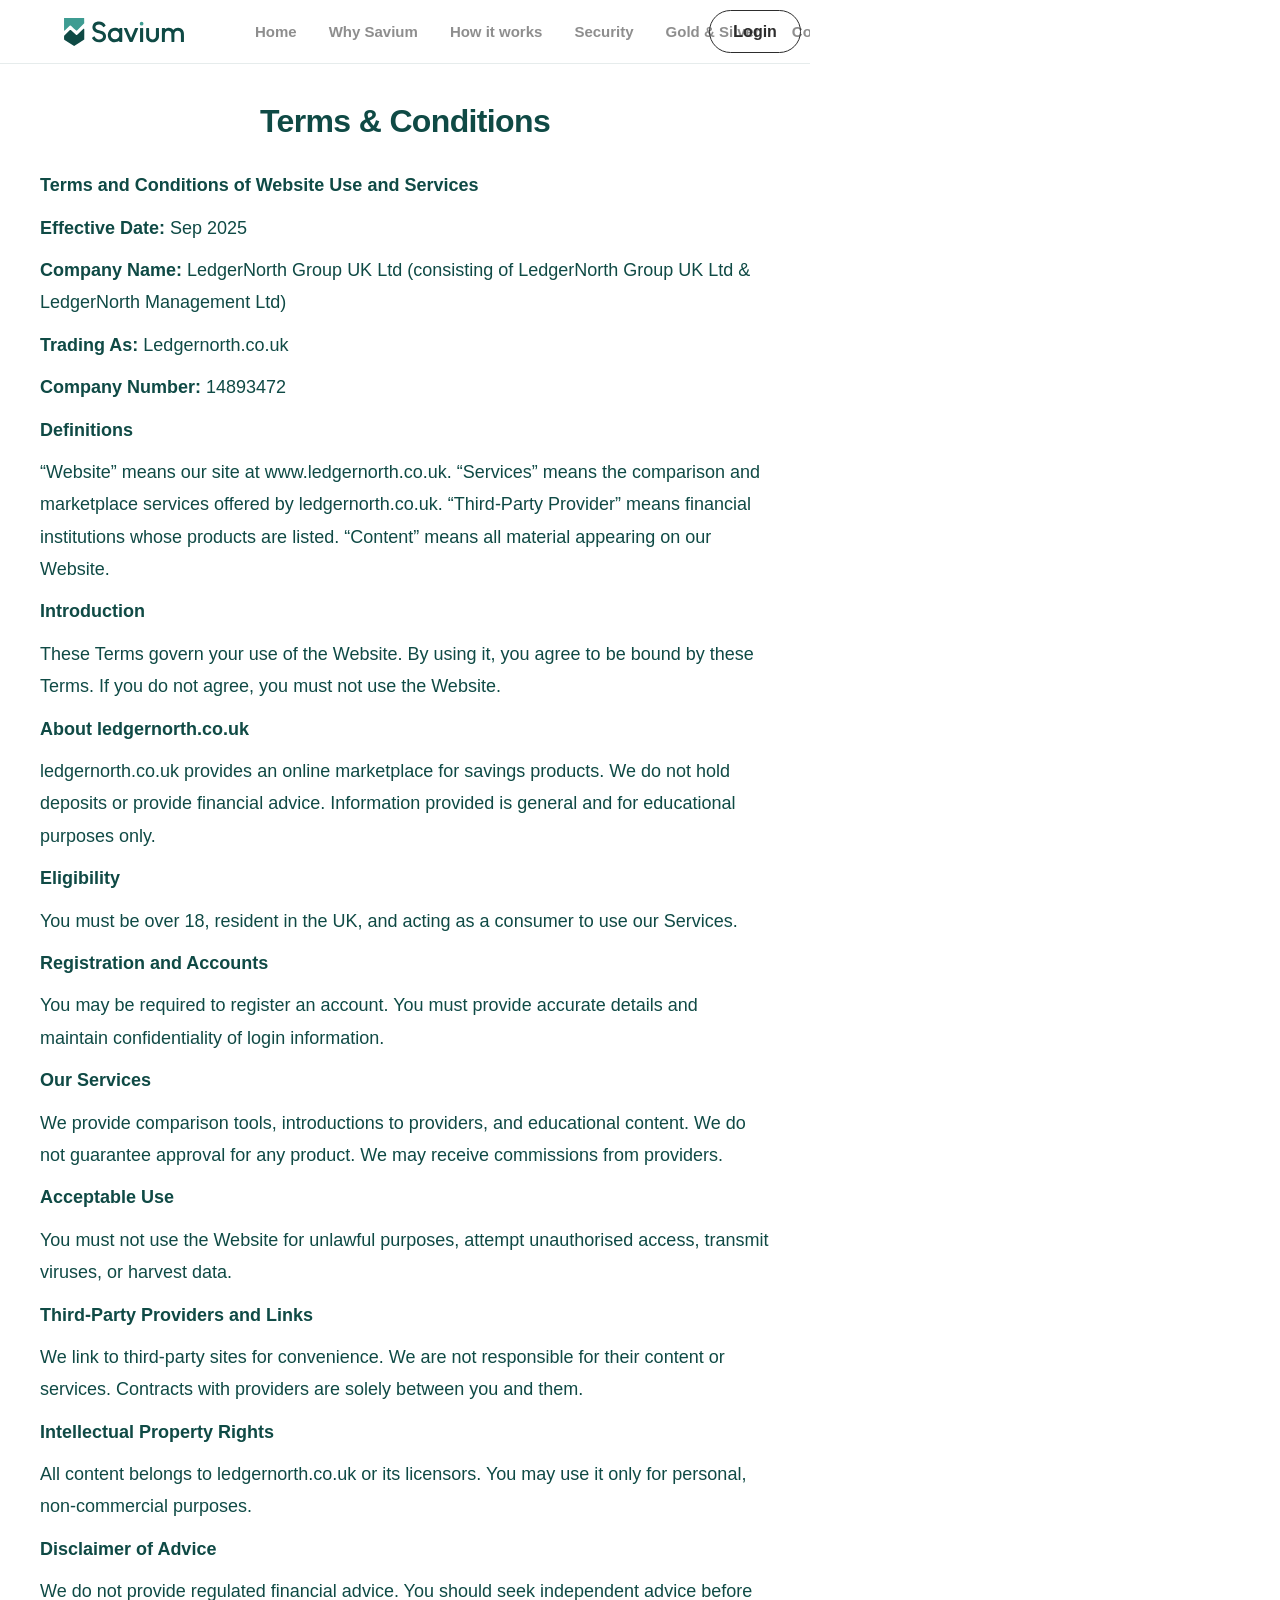
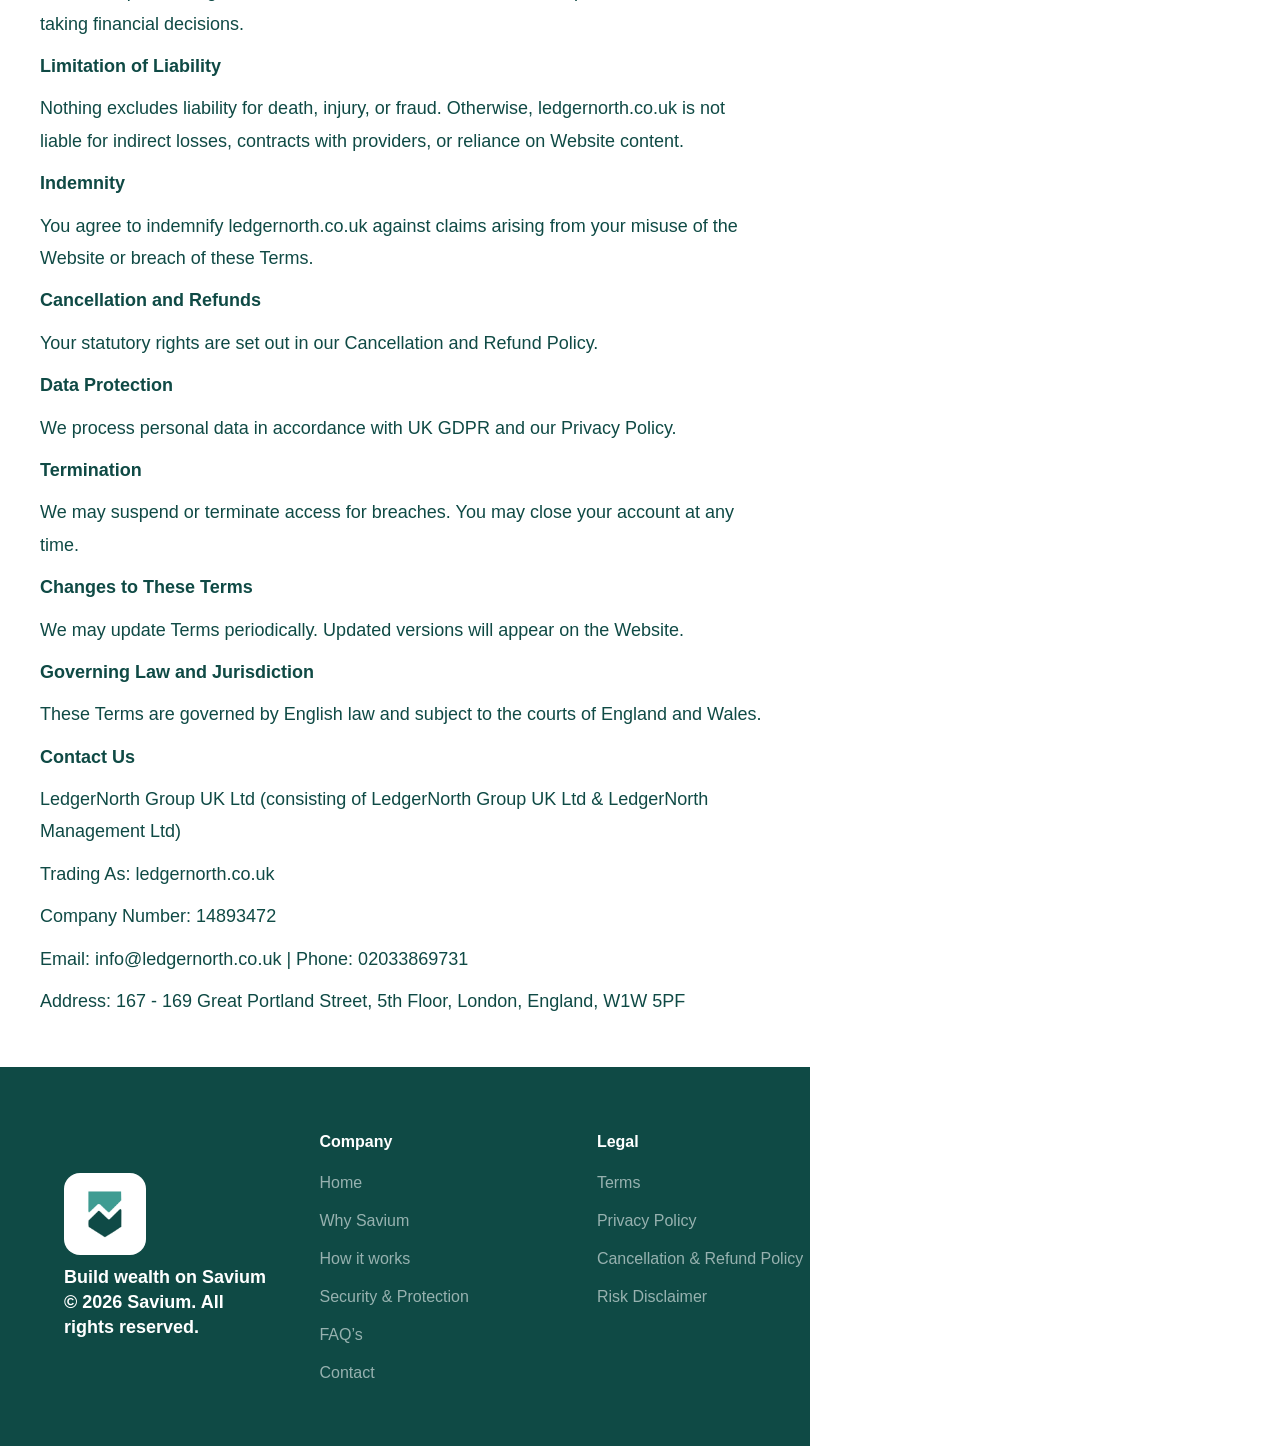
<file: terms.html>
<html dir="ltr">
   <head>
      <title>Savium</title>
      <meta name="description" content="Savium">
      <!-- Open Graph / Facebook -->
      <meta charset="utf-8">
     	<meta name="viewport" content="width=device-width">
      <meta property="og:type" content="website">
      <meta property="og:title" content="Savium">
      <meta property="og:description" content="Savium">
    
	
	
	   <link href="https://fonts.gstatic.com" rel="preconnect" crossorigin="">

    
      <!-- End of headEnd -->
       <link rel="stylesheet" type="text/css" href="assets/css/style.css">
      <link rel="stylesheet" href="https://cdn.jsdelivr.net/npm/bootstrap-icons@1.13.1/font/bootstrap-icons.min.css">
      <link href="https://fonts.googleapis.com/icon?family=Material+Icons" rel="stylesheet">
      <link rel="stylesheet" href="https://cdn.jsdelivr.net/npm/swiper@11/swiper-bundle.min.css">

     
   </head>
<body>


	
	<div id="main">
   <!--$-->
   <div  class="savium-O2K8G savium-l33gxc" >
 <!-- header -->
     <div class="savium-1gegzsu-container">
               <div class="savium-oRrEa savium-1XR7f savium-1wa7rf2 savium-v-1wa7rf2">
                  <div class="savium-1gtpuz1">
                        <!--$-->
                        <a class="savium-l6g4qi savium-1i8xxhn" href="./" data-savium-page-link-current="true" style="opacity: 1;">
                           <div class="savium-gjn3dy"  style="border-radius: 6px; opacity: 1;">
                              <div style="position: relative;">
                                 <img decoding="async" loading="lazy" src="assets/img/logo.svg" style="width: 120px;">
                              </div>
                           </div>
                           <!-- <div class="savium-1eyl41t" style="--extracted-r6o4lv: rgb(45, 45, 45); --savium-paragraph-spacing: 0px; transform: none; opacity: 1;" data-savium-component-type="RichTextContainer">
                              <p  style="--font-selector:R0Y7TGlicmUgQ2FzbG9uIFRleHQtNzAw;--savium-font-family:&quot;Libre Caslon Text&quot;, &quot;Libre Caslon Text Placeholder&quot;, serif;--savium-font-weight:700;--savium-letter-spacing:-0.02em;--savium-text-color:var(--extracted-r6o4lv, rgb(45, 45, 45))" class="savium-text">SAVIUM</p>
                           </div> -->
                        </a>
                        <!--/$-->
                        <a class="mobile-gold-link" href="./gold-silver/">Gold &amp; Silver</a>
                        <button class="mobile-nav-toggle" type="button" aria-label="Open menu">☰</button>
                        <div class="mobile-nav-panel" id="mobileNav">
                           <a href="index.html#home">Home</a>
                           <a href="index.html#why-savium">Why Savium</a>
                           <a href="index.html#how-it-works">How it works</a>
                           <a href="index.html#security-and-protection">Security</a>
                           <a href="gold-silver.html">Gold & Silver</a>
                           <a href="#faq">FAQ</a>
                           <a href="contact.html">Contact</a>
                        </div>
                        <div class="savium-o0pm17" style="opacity: 1;">
                           <div class="savium-1uwc24l" style="--extracted-r6o4lv: rgba(30, 30, 30, 0.5); --savium-paragraph-spacing: 0px; transform: none; opacity: 1;" data-savium-component-type="RichTextContainer">
                              <p style="--font-selector:RlI7SW50ZXJEaXNwbGF5LVNlbWlCb2xk;--savium-font-family:&quot;Inter Display&quot;, &quot;Inter Display Placeholder&quot;, sans-serif;--savium-font-size:15px;--savium-font-weight:600;--savium-text-color:var(--extracted-r6o4lv, rgba(30, 30, 30, 0.5))" class="savium-text">
                                 <a class="savium-text savium-styles-preset-oer72v" data-styles-preset="Gm5Qd9eIs" href="index.html#home" data-savium-page-link-current="true">Home</a>
                              </p>
                           </div>
                           <div class="savium-1iszdfd" style="--extracted-r6o4lv: rgba(30, 30, 30, 0.5); --savium-paragraph-spacing: 0px; transform: none; opacity: 1;" data-savium-component-type="RichTextContainer">
                              <p style="--font-selector:RlI7SW50ZXJEaXNwbGF5LVNlbWlCb2xk;--savium-font-family:&quot;Inter Display&quot;, &quot;Inter Display Placeholder&quot;, sans-serif;--savium-font-size:15px;--savium-font-weight:600;--savium-text-color:var(--extracted-r6o4lv, rgba(30, 30, 30, 0.5))" class="savium-text">
                                 <a class="savium-text savium-styles-preset-oer72v" data-styles-preset="Gm5Qd9eIs" href="index.html#why-savium">Why Savium</a>
                              </p>
                           </div>
                           <div class="savium-e85kfv" style="--extracted-r6o4lv: rgba(30, 30, 30, 0.5); --savium-paragraph-spacing: 0px; transform: none; opacity: 1;" data-savium-component-type="RichTextContainer">
                              <p style="--font-selector:RlI7SW50ZXJEaXNwbGF5LVNlbWlCb2xk;--savium-font-family:&quot;Inter Display&quot;, &quot;Inter Display Placeholder&quot;, sans-serif;--savium-font-size:15px;--savium-font-weight:600;--savium-text-color:var(--extracted-r6o4lv, rgba(30, 30, 30, 0.5))" class="savium-text">
                                 <a class="savium-text savium-styles-preset-oer72v" data-styles-preset="Gm5Qd9eIs" href="index.html#how-it-works">How it works</a>
                              </p>
                           </div>
                           <div class="savium-9w3z2q" style="--extracted-r6o4lv: rgba(30, 30, 30, 0.5); --savium-paragraph-spacing: 0px; transform: none; opacity: 1;" data-savium-component-type="RichTextContainer">
                              <p style="--font-selector:RlI7SW50ZXJEaXNwbGF5LVNlbWlCb2xk;--savium-font-family:&quot;Inter Display&quot;, &quot;Inter Display Placeholder&quot;, sans-serif;--savium-font-size:15px;--savium-font-weight:600;--savium-text-color:var(--extracted-r6o4lv, rgba(30, 30, 30, 0.5))" class="savium-text">
                                 <a class="savium-text savium-styles-preset-oer72v" data-styles-preset="Gm5Qd9eIs" href="index.html#security-and-protection">Security</a>
                              </p>
                           </div>
                           <div class="savium-tsyi47"  style="--extracted-r6o4lv: rgba(30, 30, 30, 0.5); --savium-paragraph-spacing: 0px; transform: none; opacity: 1;" data-savium-component-type="RichTextContainer">
                              <p style="--font-selector:RlI7SW50ZXJEaXNwbGF5LVNlbWlCb2xk;--savium-font-family:&quot;Inter Display&quot;, &quot;Inter Display Placeholder&quot;, sans-serif;--savium-font-size:15px;--savium-font-weight:600;--savium-text-color:var(--extracted-r6o4lv, rgba(30, 30, 30, 0.5))" class="savium-text">
                                 <a class="savium-text savium-styles-preset-oer72v" data-styles-preset="Gm5Qd9eIs" href="gold-silver.html">Gold &amp; Silver</a>
                              </p>
                           </div>
                           <div class="savium-1bozt8l" style="--extracted-r6o4lv: rgba(30, 30, 30, 0.5); --savium-paragraph-spacing: 0px; transform: none; opacity: 1;" data-savium-component-type="RichTextContainer">
                              <p style="--font-selector:RlI7SW50ZXJEaXNwbGF5LVNlbWlCb2xk;--savium-font-family:&quot;Inter Display&quot;, &quot;Inter Display Placeholder&quot;, sans-serif;--savium-font-size:15px;--savium-font-weight:600;--savium-text-color:var(--extracted-r6o4lv, rgba(30, 30, 30, 0.5))" class="savium-text">
                                 <a class="savium-text savium-styles-preset-oer72v" data-styles-preset="Gm5Qd9eIs" href="contact.html">Contact</a>
                              </p>
                           </div>
                        </div>
                        <div class="savium-c4ocnp"  style="opacity: 1;">
                           <div class="savium-j2h3d4-container" style="opacity: 1;">
                              <!--$-->
                              <a class="savium-cavN7 savium-11tb2j1 savium-v-11tb2j1 savium-vj5k9g" data-border="true" style="--border-bottom-width: 1px; --border-color: rgb(45, 45, 45); --border-left-width: 1px; --border-right-width: 1px; --border-style: solid; --border-top-width: 1px; background-color: rgba(0, 0, 0, 0); border-radius: 999px; opacity: 1; will-change: auto;" href="" target="_blank" rel="noopener" >
                                 <div class="savium-6lippi"  style="--extracted-r6o4lv: rgb(45, 45, 45); --savium-paragraph-spacing: 0px; transform: none; opacity: 1; will-change: auto;" data-savium-component-type="RichTextContainer">
                                    <p  style="--font-selector: RlI7SW50ZXJEaXNwbGF5LVNlbWlCb2xk; --savium-font-family: &quot;Inter Display&quot;, &quot;Inter Display Placeholder&quot;, sans-serif; --savium-font-weight: 600; --savium-text-color: var(--extracted-r6o4lv, rgb(45, 45, 45));" class="savium-text">Login</p>
                                 </div>
                              </a>
                              <!--/$-->
                           </div>
                           <div class="savium-g89fg6-container" style="opacity: 1;">
                              <!--$-->
                              <a class="savium-ctkNL savium-1qo9fz5 savium-v-1qo9fz5 savium-1pfaqhx"  style="--border-bottom-width: 1px; --border-color: rgb(45, 45, 45); --border-left-width: 1px; --border-right-width: 1px; --border-style: solid; --border-top-width: 1px; background-color: rgb(45, 45, 45); border-radius: 999px; opacity: 1;" href="" target="_blank" rel="noopener">
                                 <div class="savium-bx1pel"  style="--extracted-r6o4lv: rgb(237, 235, 230); --savium-paragraph-spacing: 0px; transform: none; opacity: 1;" data-savium-component-type="RichTextContainer">
                                    <p  style="--font-selector:RlI7SW50ZXJEaXNwbGF5LVNlbWlCb2xk;--savium-font-family:&quot;Inter Display&quot;, &quot;Inter Display Placeholder&quot;, sans-serif;--savium-font-weight:600;--savium-text-color:var(--extracted-r6o4lv, rgb(237, 235, 230))" class="savium-text">Sign Up</p>
                                 </div>
                              </a>
                              <!--/$-->
                           </div>
                        </div>
                  </div>
               </div>
            </div>
      <!-- //header end -->


            <div class="terms-main">
                  <h1 class="terms-title">Terms &amp; Conditions</h1>

                  <div class="terms-content">
                  <p><strong>Terms and Conditions of Website Use and Services</strong></p>
                  <p><strong>Effective Date:</strong> Sep 2025</p>
                  <p><strong>Company Name:</strong> LedgerNorth Group UK Ltd (consisting of LedgerNorth Group UK Ltd &amp; LedgerNorth Management Ltd)</p>
                  <p><strong>Trading As:</strong> Ledgernorth.co.uk</p>
                  <p><strong>Company Number:</strong> 14893472</p>

                  <p><strong>Definitions</strong></p>
                  <p>“Website” means our site at www.ledgernorth.co.uk. “Services” means the comparison and marketplace services offered by ledgernorth.co.uk. “Third-Party Provider” means financial institutions whose products are listed. “Content” means all material appearing on our Website.</p>

                  <p><strong>Introduction</strong></p>
                  <p>These Terms govern your use of the Website. By using it, you agree to be bound by these Terms. If you do not agree, you must not use the Website.</p>

                  <p><strong>About ledgernorth.co.uk</strong></p>
                  <p>ledgernorth.co.uk provides an online marketplace for savings products. We do not hold deposits or provide financial advice. Information provided is general and for educational purposes only.</p>

                  <p><strong>Eligibility</strong></p>
                  <p>You must be over 18, resident in the UK, and acting as a consumer to use our Services.</p>

                  <p><strong>Registration and Accounts</strong></p>
                  <p>You may be required to register an account. You must provide accurate details and maintain confidentiality of login information.</p>

                  <p><strong>Our Services</strong></p>
                  <p>We provide comparison tools, introductions to providers, and educational content. We do not guarantee approval for any product. We may receive commissions from providers.</p>

                  <p><strong>Acceptable Use</strong></p>
                  <p>You must not use the Website for unlawful purposes, attempt unauthorised access, transmit viruses, or harvest data.</p>

                  <p><strong>Third-Party Providers and Links</strong></p>
                  <p>We link to third-party sites for convenience. We are not responsible for their content or services. Contracts with providers are solely between you and them.</p>

                  <p><strong>Intellectual Property Rights</strong></p>
                  <p>All content belongs to ledgernorth.co.uk or its licensors. You may use it only for personal, non-commercial purposes.</p>

                  <p><strong>Disclaimer of Advice</strong></p>
                  <p>We do not provide regulated financial advice. You should seek independent advice before taking financial decisions.</p>

                  <p><strong>Limitation of Liability</strong></p>
                  <p>Nothing excludes liability for death, injury, or fraud. Otherwise, ledgernorth.co.uk is not liable for indirect losses, contracts with providers, or reliance on Website content.</p>

                  <p><strong>Indemnity</strong></p>
                  <p>You agree to indemnify ledgernorth.co.uk against claims arising from your misuse of the Website or breach of these Terms.</p>

                  <p><strong>Cancellation and Refunds</strong></p>
                  <p>Your statutory rights are set out in our Cancellation and Refund Policy.</p>

                  <p><strong>Data Protection</strong></p>
                  <p>We process personal data in accordance with UK GDPR and our Privacy Policy.</p>

                  <p><strong>Termination</strong></p>
                  <p>We may suspend or terminate access for breaches. You may close your account at any time.</p>

                  <p><strong>Changes to These Terms</strong></p>
                  <p>We may update Terms periodically. Updated versions will appear on the Website.</p>

                  <p><strong>Governing Law and Jurisdiction</strong></p>
                  <p>These Terms are governed by English law and subject to the courts of England and Wales.</p>

                  <p><strong>Contact Us</strong></p>
                  <p>LedgerNorth Group UK Ltd (consisting of LedgerNorth Group UK Ltd &amp; LedgerNorth Management Ltd)</p>
                  <p>Trading As: ledgernorth.co.uk</p>
                  <p>Company Number: 14893472</p>
                  <p>Email: info@ledgernorth.co.uk | Phone: 02033869731</p>
                  <p>Address: 167 - 169 Great Portland Street, 5th Floor, London, England, W1W 5PF</p>
         </div>
   </div>
   


  


        <!--footer  -->
          <div class="ssr-variant hidden-1esvold hidden-915ier">
         <div class="savium-1l5vfgh-container">
            <div class="savium-oxcYs savium-aelUl savium-1phl0bg savium-v-1phl0bg" data-savium-name="Desktop" style="background-color: var(--token-1bd121e7-429c-4c38-9348-b8e4bcd83c61, rgb(15, 74, 69)); height: 100%; width: 100%; opacity: 1;">
               <div class="savium-n6pssc" style="opacity: 1;">
                  <div class="savium-wg7nfk" style="opacity: 1;">
                     <div class="savium-13jbtn1" data-savium-name="Group 13" style="border-radius: 16px; opacity: 1;">
                        <div style="position:absolute;border-radius:inherit;corner-shape:inherit;top:0;right:0;bottom:0;left:0" data-savium-background-image-wrapper="true">
                           <img
                              decoding="async"
                              loading="lazy"
                              src="assets/img/logoimg.jpg"
                              alt=""
                              style="display:block;width:100%;height:100%;border-radius:inherit;object-position:center;object-fit:cover"
                              >
                        </div>
                     </div>
                     <div class="savium-jq13x5"  style="--extracted-r6o4lv: var(--token-22a96362-a080-48ea-ad60-38d765498612, rgb(255, 255, 255)); --savium-paragraph-spacing: 0px; transform: none; opacity: 1;" data-savium-component-type="RichTextContainer">
                        <p  style="--font-selector:RlI7SW50ZXJEaXNwbGF5LVNlbWlCb2xk;--savium-font-family:&quot;Inter Display&quot;, &quot;Inter Display Placeholder&quot;, sans-serif;--savium-font-size:18px;--savium-font-weight:600;--savium-line-height:1.4em;--savium-text-color:var(--extracted-r6o4lv, var(--token-22a96362-a080-48ea-ad60-38d765498612, rgb(255, 255, 255)))" class="savium-text">Build wealth on Savium</p>
                     </div>
                  </div>
                  <div class="savium-9s3bk3"  style="--extracted-r6o4lv: var(--token-22a96362-a080-48ea-ad60-38d765498612, rgb(255, 255, 255)); --savium-paragraph-spacing: 0px; transform: none; opacity: 1;" data-savium-component-type="RichTextContainer">
                     <p  style="--font-selector:RlI7SW50ZXJEaXNwbGF5LVNlbWlCb2xk;--savium-font-family:&quot;Inter Display&quot;, &quot;Inter Display Placeholder&quot;, sans-serif;--savium-font-size:18px;--savium-font-weight:600;--savium-line-height:1.4em;--savium-text-color:var(--extracted-r6o4lv, var(--token-22a96362-a080-48ea-ad60-38d765498612, rgb(255, 255, 255)))" class="savium-text">© 2026 Savium. All rights reserved.</p>
                  </div>
               </div>
               <div class="savium-1pesc0z" style="opacity: 1;">
                  <div class="savium-jud6hz" style="opacity: 1;">
                     <div class="savium-1p113f1"  style="--extracted-r6o4lv: var(--token-22a96362-a080-48ea-ad60-38d765498612, rgb(255, 255, 255)); --savium-paragraph-spacing: 0px; transform: none; opacity: 1;" data-savium-component-type="RichTextContainer">
                        <p  style="--font-selector:RlI7SW50ZXJEaXNwbGF5LVNlbWlCb2xk;--savium-font-family:&quot;Inter Display&quot;, &quot;Inter Display Placeholder&quot;, sans-serif;--savium-font-weight:600;--savium-line-height:1.4em;--savium-text-color:var(--extracted-r6o4lv, var(--token-22a96362-a080-48ea-ad60-38d765498612, rgb(255, 255, 255)))" class="savium-text">Company</p>
                     </div>
                     <div class="savium-lxfuj5" style="--extracted-r6o4lv: var(--token-af2e606a-c70b-48f2-8ead-a096e710aadf, rgb(242, 247, 246)); --savium-paragraph-spacing: 0px; transform: none; opacity: 1;" data-savium-component-type="RichTextContainer">
                        
                           <a class="savium-text savium-styles-preset-r4sj54" data-styles-preset="nJzVJ1hxr" href="index.html#home" data-savium-page-link-current="true">Home</a>
                        
                     </div>
                     <div class="savium-bwowov" style="--extracted-r6o4lv: var(--token-af2e606a-c70b-48f2-8ead-a096e710aadf, rgb(242, 247, 246)); --savium-paragraph-spacing: 0px; transform: none; opacity: 1;" data-savium-component-type="RichTextContainer">
                        <a class="savium-text savium-styles-preset-r4sj54" data-styles-preset="nJzVJ1hxr" href="index.html#why-savium">Why Savium</a>
                      
                     </div>
                     <div class="savium-kr5iv2"  style="--extracted-r6o4lv: var(--token-af2e606a-c70b-48f2-8ead-a096e710aadf, rgb(242, 247, 246)); --savium-paragraph-spacing: 0px; transform: none; opacity: 1;" data-savium-component-type="RichTextContainer">
                        <a class="savium-text savium-styles-preset-r4sj54" data-styles-preset="nJzVJ1hxr" href="index.html#how-it-works">How it works</a>
                     </div>
                     <div class="savium-gf8l22" style="--extracted-r6o4lv: var(--token-af2e606a-c70b-48f2-8ead-a096e710aadf, rgb(242, 247, 246)); --savium-paragraph-spacing: 0px; transform: none; opacity: 1;" data-savium-component-type="RichTextContainer">
                       <a class="savium-text savium-styles-preset-r4sj54" data-styles-preset="nJzVJ1hxr" href="index.html#security-and-protection">Security &amp; Protection</a>
                        
                     </div>
                     <div class="savium-1qg6fqg"  style="--extracted-r6o4lv: var(--token-af2e606a-c70b-48f2-8ead-a096e710aadf, rgb(242, 247, 246)); --savium-paragraph-spacing: 0px; transform: none; opacity: 1;" data-savium-component-type="RichTextContainer">
                        <a class="savium-text savium-styles-preset-r4sj54" data-styles-preset="nJzVJ1hxr" href="#faq">FAQ’s</a>
                        </p>
                     </div>
                     <div class="savium-uarf46" style="--extracted-r6o4lv: var(--token-af2e606a-c70b-48f2-8ead-a096e710aadf, rgb(242, 247, 246)); --savium-paragraph-spacing: 0px; transform: none; opacity: 1;" data-savium-component-type="RichTextContainer">
                       
                          <a class="savium-text savium-styles-preset-r4sj54" data-styles-preset="nJzVJ1hxr" href="contact.html">Contact</a>
                        </p>
                     </div>
                  </div>
                  <div class="savium-1aca49q" style="opacity: 1;">
                     <div class="savium-1pq5mbt"  style="--extracted-r6o4lv: var(--token-22a96362-a080-48ea-ad60-38d765498612, rgb(255, 255, 255)); --savium-paragraph-spacing: 0px; transform: none; opacity: 1;" data-savium-component-type="RichTextContainer">
                        <p  style="--font-selector:RlI7SW50ZXJEaXNwbGF5LVNlbWlCb2xk;--savium-font-family:&quot;Inter Display&quot;, &quot;Inter Display Placeholder&quot;, sans-serif;--savium-font-weight:600;--savium-line-height:1.4em;--savium-text-color:var(--extracted-r6o4lv, var(--token-22a96362-a080-48ea-ad60-38d765498612, rgb(255, 255, 255)))" class="savium-text">Legal</p>
                     </div>
                     <div class="savium-jjp4r7" style="--extracted-r6o4lv: var(--token-af2e606a-c70b-48f2-8ead-a096e710aadf, rgb(242, 247, 246)); --savium-paragraph-spacing: 0px; transform: none; opacity: 1;" data-savium-component-type="RichTextContainer">
                        <a class="savium-text savium-styles-preset-r4sj54" data-styles-preset="nJzVJ1hxr" href="terms.html">Terms</a>
                       
                     </div>
                     <div class="savium-1spqc7i" style="--extracted-r6o4lv: var(--token-af2e606a-c70b-48f2-8ead-a096e710aadf, rgb(242, 247, 246)); --savium-paragraph-spacing: 0px; transform: none; opacity: 1;" data-savium-component-type="RichTextContainer">
                       <a class="savium-text savium-styles-preset-r4sj54" data-styles-preset="nJzVJ1hxr" href="privacy-policy.html">Privacy Policy</a>
                       
                     </div>
                     <div class="savium-qgzgqk"  style="--extracted-r6o4lv: var(--token-af2e606a-c70b-48f2-8ead-a096e710aadf, rgb(242, 247, 246)); --savium-paragraph-spacing: 0px; transform: none; opacity: 1;" data-savium-component-type="RichTextContainer">
                        <a class="savium-text savium-styles-preset-r4sj54" data-styles-preset="nJzVJ1hxr" href="cancellation-and-refund-policy.html">Cancellation &amp; Refund Policy</a>
                     </div>
                     <div class="savium-1v0ky6t" style="--extracted-r6o4lv: var(--token-af2e606a-c70b-48f2-8ead-a096e710aadf, rgb(242, 247, 246)); --savium-paragraph-spacing: 0px; transform: none; opacity: 1;" data-savium-component-type="RichTextContainer">
                        <a class="savium-text savium-styles-preset-r4sj54" data-styles-preset="nJzVJ1hxr" href="risk-disclaimer.html">Risk Disclaimer</a>
                       
                     </div>
                  </div>
               </div>
            </div>
         </div>
      </div>
         <!--//footer  -->
   </div>
   
   <!--/$-->
</div>
	


    
</div>

</body>
</html>
</file>
<file: assets/css/style.css>
html,
body,
#main {
	box-sizing: border-box;
	margin: 0;
	padding: 0
}
html{
  scroll-behavior:smooth;
}
:root {
	-webkit-font-smoothing: antialiased;
	-moz-osx-font-smoothing: grayscale
}

* {
	box-sizing: border-box;
	-webkit-font-smoothing: inherit;
	font-family: "Inter Display", "Inter Display Placeholder", sans-serif;
}

h1,
h2,
h3,
h4,
h5,
h6,
p,
figure {
	margin: 0
}

body,
input,
textarea,
select,
button {
	font-family: sans-serif;
	font-size: 12px
}

body {
	--token-af2e606a-c70b-48f2-8ead-a096e710aadf: #f2f7f6;
	--token-8771fce5-5287-448e-8173-ccd8f4d3eb2e: #e3f0ee;
	--token-b83b114f-50c3-492c-831f-c10ff64fffce: #cfe5e2;
	--token-d769748d-6a13-4cf1-b9be-65dccb4e5946: #a9d2cc;
	--token-ecfc90b6-6ed5-4731-b122-25e74338e980: #6fb8af;
	--token-1b614f53-868c-4a18-93d0-b2e16fb5ea13: #3e9c92;
	--token-0a21eb50-ec60-489d-9205-a16c274fb5a7: #1f847b;
	--token-f362ff7b-a637-499a-a60b-2af465adc2a8: #1a7a72;
	--token-b7a71bc7-0e62-4bb5-aaf3-ce53e284cd84: #13615b;
	--token-1bd121e7-429c-4c38-9348-b8e4bcd83c61: #0f4a45;
	--token-d2875a62-c3a9-4d25-80df-72da2e2fe583: #082f2c;
	--token-53c5544e-4375-4e13-b34e-20b57ce9d6eb: #082f2c;
	--token-2caa7f67-a47d-4e8e-aef9-0915ba422dfd: #0c3e3a;
	--token-cabd2651-06de-471e-afa5-450bd7a52b8a: #0f4a45;
	--token-97d07b34-7ca0-4d1c-8237-4078c976022c: #13615b;
	--token-dcaf60cb-2ae5-4d3d-ac5f-f254cace09ef: #fff;
	--token-05557109-1e9d-4fe8-830c-be02a88d4a2a: #f8fbfa;
	--token-542d565b-bafb-4baa-a19f-0288fc7cf462: #f2f7f6;
	--token-ec1c142f-8c76-4a31-9bf7-9a701fd7f7aa: #e3f0ee;
	--token-bc44e1e8-c862-4f32-ae06-3d076acb3441: #cfe5e2;
	--token-240a6ae5-d166-4a32-965b-bfe8414e0a95: #fff;
	--token-99223423-4638-464c-ae40-cb90d0b93bcd: #f5f5f5;
	--token-2936cfd5-c775-47f4-af02-7a2a24a1697d: #eaeaea;
	--token-44be5c49-2d14-4533-a030-394042269699: #dcdcdc;
	--token-e95ebee2-3c51-4938-8350-20108a69e07a: #c2c2c2;
	--token-4cdbc5c3-06e5-4aac-a19d-206f8fa2dec8: #9e9e9e;
	--token-b4398395-ff09-464e-b3c6-421850b5884a: #7a7a7a;
	--token-cd191747-77cd-4afc-a59b-152793a434f4: #5e5e5e;
	--token-d1599d34-2b06-4857-9056-1b7cc31cb9e3: #4b4b4b;
	--token-bb42e1f5-8342-41ef-8c85-31670d92019c: #2e2e2e;
	--token-07d80d7a-0c23-458e-8120-fb58dd7a7012: #1e1e1e;
	--token-b1df13cb-d919-4b71-9c5e-f4012295d548: #0f0f0f;
	--token-bd46ddf1-1a50-477d-b52b-c84805a87f5d: #1f9d55;
	--token-7f91cfb0-6df3-4bde-a888-102c8b3bcca5: #e6f4ea;
	--token-8a28d718-04b3-40f6-9f9f-a836c53fffc2: #d97706;
	--token-06703a05-dc33-4fd6-9546-639136d96cdc: #fff4e5;
	--token-75bb4d1a-038c-4440-b3ad-a013379348d8: #dc2626;
	--token-9cb79b6f-5cad-43b2-8690-c6859d704c49: #feecec;
	--token-6ddeeee7-5891-46f8-a270-692bd58bb453: #13615b;
	--token-d51366e2-719b-468f-822a-cc438c2dcb67: #1a7a72;
	--token-e82deca9-c7b2-4a31-853e-30a28a6a7981: #0f4a45;
	--token-d409192f-7dc8-4ed7-a0f4-71b74c4dd659: #fff;
	--token-67316ed5-fc3a-4494-bded-2946aa905f8a: #e3f0ee;
	--token-888acfec-6c2c-44dc-8004-45749c9726a8: #cfe5e2;
	--token-8380c78a-8c91-4f1b-9344-34cce5c148e3: #082f2c;
	--token-34af297f-2177-498c-aae4-68762d5b9477: #d8e2e0;
	--token-9d18e6b8-947d-4e8c-88ba-aafab80fd1ce: #dcdcdc;
	--token-0f286437-4885-491b-a789-31ff2a3b6bc3: #cfe5e2;
	--token-0e1d0171-f68c-480d-a2c7-e12a0ecda6b3: #0c3e3a;
	--token-345b532c-ee4f-459b-a596-7f27d38c96fc: #1e1e1e;
	--token-93652263-fe97-493c-971d-4340fa5f8529: #4b4b4b;
	--token-22a96362-a080-48ea-ad60-38d765498612: #fff;
	--token-c8ad9ddc-3384-4270-af36-2d7a692dc438: #0f4a45;
	--token-23ad834a-66c1-417c-99e5-5340f2d7f3f0: #cfe5e2
}



@supports (background:-webkit-named-image(i)) and (not (grid-template-rows:subgrid)) {
	body {
		--savium-will-change-override: transform
	}
}

@supports (background:-webkit-named-image(i)) and (not (position-area:top right)) {
	body {
		--savium-will-change-filter-override: filter
	}
}

[data-savium-component-type=Text] div div span,
[data-savium-component-type=Text] a div span,
[data-savium-component-type=Text] span span span,
[data-savium-component-type=Text] p span span,
[data-savium-component-type=Text] h1 span span,
[data-savium-component-type=Text] h2 span span,
[data-savium-component-type=Text] h3 span span,
[data-savium-component-type=Text] h4 span span,
[data-savium-component-type=Text] h5 span span,
[data-savium-component-type=Text] h6 span span,
[data-savium-component-type=Text] a {
	font-family: var(--font-family);
	font-style: var(--font-style);
	font-weight: min(calc(var(--savium-font-weight-increase, 0) + var(--font-weight, 400)), 900);
	color: var(--text-color);
	letter-spacing: var(--letter-spacing);
	font-size: var(--font-size);
	text-transform: var(--text-transform);
	--text-decoration: var(--savium-text-decoration-style, solid)var(--savium-text-decoration, none)var(--savium-text-decoration-color, currentcolor)var(--savium-text-decoration-thickness, auto);
	--text-decoration-skip-ink: var(--savium-text-decoration-skip-ink);
	--text-underline-offset: var(--savium-text-decoration-offset);
	line-height: var(--line-height);
	--font-family: var(--savium-font-family);
	--font-style: var(--savium-font-style);
	--font-weight: var(--savium-font-weight);
	--text-color: var(--savium-text-color);
	--letter-spacing: var(--savium-letter-spacing);
	--font-size: var(--savium-font-size);
	--text-transform: var(--savium-text-transform);
	--line-height: var(--savium-line-height)
}

@supports not (color:color(display-p3 1 1 1)) {

	p.savium-text,
	div.savium-text,
	h1.savium-text,
	h2.savium-text,
	h3.savium-text,
	h4.savium-text,
	h5.savium-text,
	h6.savium-text,
	li.savium-text,
	ol.savium-text,
	ul.savium-text,
	span.savium-text:not([data-text-fill]) {
		color: var(--savium-blockquote-text-color-rgb, var(--savium-blockquote-text-color, var(--savium-text-color-rgb, var(--savium-text-color, #000))));
		-webkit-text-stroke-color: var(--savium-text-stroke-color-rgb, var(--savium-text-stroke-color, initial))
	}

	mark.savium-text {
		background-color: var(--savium-blockquote-text-background-color-rgb, var(--savium-blockquote-text-background-color, var(--savium-text-background-color-rgb, var(--savium-text-background-color, initial))))
	}
}

@supports not (color:color(display-p3 1 1 1)) {

	code.savium-text,
	code.savium-text span.savium-text:not([data-text-fill]) {
		color: var(--savium-blockquote-text-color-rgb, var(--savium-blockquote-text-color, var(--savium-code-text-color-rgb, var(--savium-code-text-color, var(--savium-text-color-rgb, var(--savium-text-color, #000))))))
	}
}

@supports not (color:color(display-p3 1 1 1)) {

	a.savium-text,
	span.savium-text[data-nested-link] {
		color: var(--savium-blockquote-text-color-rgb, var(--savium-blockquote-text-color, var(--savium-link-text-color-rgb, var(--savium-link-text-color, var(--savium-text-color-rgb, var(--savium-text-color, #000))))));
		background-color: var(--savium-link-text-background-color-rgb, var(--savium-link-text-background-color, initial));
		-webkit-text-decoration-color: var(--savium-link-text-decoration-color-rgb, var(--savium-link-text-decoration-color, var(--savium-text-decoration-color-rgb, var(--savium-text-decoration-color, currentcolor))));
		text-decoration-color: var(--savium-link-text-decoration-color-rgb, var(--savium-link-text-decoration-color, var(--savium-text-decoration-color-rgb, var(--savium-text-decoration-color, currentcolor))))
	}
}

@supports not (color:color(display-p3 1 1 1)) {

	code.savium-text a.savium-text,
	code.savium-text a.savium-text span.savium-text:not([data-text-fill]),
	code.savium-text span.savium-text[data-nested-link],
	code.savium-text span.savium-text[data-nested-link] span.savium-text:not([data-text-fill]) {
		color: var(--savium-blockquote-text-color-rgb, var(--savium-blockquote-text-color, var(--savium-link-text-color-rgb, var(--savium-link-text-color, var(--savium-code-text-color-rgb, var(--savium-code-text-color, var(--savium-text-color-rgb, var(--savium-text-color, #000))))))))
	}
}

@supports not (color:color(display-p3 1 1 1)) {

	a.savium-text:hover,
	span.savium-text[data-nested-link]:hover {
		color: var(--savium-link-hover-text-color-rgb, var(--savium-link-hover-text-color, var(--savium-blockquote-text-color-rgb, var(--savium-blockquote-text-color, var(--savium-link-text-color-rgb, var(--savium-link-text-color, var(--savium-text-color-rgb, var(--savium-text-color, #000))))))));
		background-color: var(--savium-link-hover-text-background-color-rgb, var(--savium-link-hover-text-background-color, var(--savium-link-text-background-color-rgb, var(--savium-link-text-background-color, var(--savium-text-background-color-rgb, var(--savium-text-background-color, initial))))));
		-webkit-text-decoration-color: var(--savium-link-hover-text-decoration-color-rgb, var(--savium-link-hover-text-decoration-color, var(--savium-link-text-decoration-color-rgb, var(--savium-link-text-decoration-color, var(--savium-text-decoration-color-rgb, var(--savium-text-decoration-color, currentcolor))))));
		text-decoration-color: var(--savium-link-hover-text-decoration-color-rgb, var(--savium-link-hover-text-decoration-color, var(--savium-link-text-decoration-color-rgb, var(--savium-link-text-decoration-color, var(--savium-text-decoration-color-rgb, var(--savium-text-decoration-color, currentcolor))))))
	}
}

@supports not (color:color(display-p3 1 1 1)) {

	code.savium-text a.savium-text:hover,
	code.savium-text span.savium-text[data-nested-link]:hover {
		color: var(--savium-link-hover-text-color-rgb, var(--savium-link-hover-text-color, var(--savium-blockquote-text-color-rgb, var(--savium-blockquote-text-color, var(--savium-link-text-color-rgb, var(--savium-link-text-color, var(--savium-code-text-color-rgb, var(--savium-code-text-color, var(--savium-text-color-rgb, var(--savium-text-color, #000))))))))))
	}
}

@supports not (color:color(display-p3 1 1 1)) {

	a.savium-text[data-savium-page-link-current],
	span.savium-text[data-savium-page-link-current] {
		color: var(--savium-link-current-text-color-rgb, var(--savium-link-current-text-color, var(--savium-link-text-color-rgb, var(--savium-link-text-color, var(--savium-text-color-rgb, var(--savium-text-color, #000))))));
		background-color: var(--savium-link-current-text-background-color-rgb, var(--savium-link-current-text-background-color, var(--savium-link-text-background-color-rgb, var(--savium-link-text-background-color, var(--savium-text-background-color-rgb, var(--savium-text-background-color, initial))))));
		-webkit-text-decoration-color: var(--savium-link-current-text-decoration-color-rgb, var(--savium-link-current-text-decoration-color, var(--savium-link-text-decoration-color-rgb, var(--savium-link-text-decoration-color, var(--savium-text-decoration-color-rgb, var(--savium-text-decoration-color, currentcolor))))));
		text-decoration-color: var(--savium-link-current-text-decoration-color-rgb, var(--savium-link-current-text-decoration-color, var(--savium-link-text-decoration-color-rgb, var(--savium-link-text-decoration-color, var(--savium-text-decoration-color-rgb, var(--savium-text-decoration-color, currentcolor))))))
	}
}

@supports not (color:color(display-p3 1 1 1)) {

	code.savium-text a.savium-text[data-savium-page-link-current],
	code.savium-text a.savium-text[data-savium-page-link-current] span.savium-text:not([data-text-fill]),
	code.savium-text span.savium-text[data-savium-page-link-current],
	code.savium-text span.savium-text[data-savium-page-link-current] span.savium-text:not([data-text-fill]) {
		color: var(--savium-link-current-text-color-rgb, var(--savium-link-current-text-color, var(--savium-link-text-color-rgb, var(--savium-link-text-color, var(--savium-code-text-color-rgb, var(--savium-code-text-color, var(--savium-text-color-rgb, var(--savium-text-color, #000))))))));
		background-color: var(--savium-link-current-text-background-color-rgb, var(--savium-link-current-text-background-color, var(--savium-link-text-background-color-rgb, var(--savium-link-text-background-color, var(--savium-text-background-color-rgb, var(--savium-text-background-color, initial))))))
	}
}

@supports not (color:color(display-p3 1 1 1)) {

	a.savium-text[data-savium-page-link-current]:hover,
	span.savium-text[data-savium-page-link-current]:hover {
		color: var(--savium-link-hover-text-color-rgb, var(--savium-link-hover-text-color, var(--savium-link-current-text-color-rgb, var(--savium-link-current-text-color, var(--savium-link-text-color-rgb, var(--savium-link-text-color, var(--savium-code-text-color-rgb, var(--savium-code-text-color, var(--savium-text-color-rgb, var(--savium-text-color, #000))))))))));
		background-color: var(--savium-link-hover-text-background-color-rgb, var(--savium-link-hover-text-background-color, var(--savium-link-current-text-background-color-rgb, var(--savium-link-current-text-background-color, var(--savium-link-text-background-color-rgb, var(--savium-link-text-background-color, initial))))));
		-webkit-text-decoration-color: var(--savium-link-hover-text-decoration-color-rgb, var(--savium-link-hover-text-decoration-color, var(--savium-link-current-text-decoration-color-rgb, var(--savium-link-current-text-decoration-color, var(--savium-link-text-decoration-color-rgb, var(--savium-link-text-decoration-color, var(--savium-text-decoration-color-rgb, var(--savium-text-decoration-color, currentcolor))))))));
		text-decoration-color: var(--savium-link-hover-text-decoration-color-rgb, var(--savium-link-hover-text-decoration-color, var(--savium-link-current-text-decoration-color-rgb, var(--savium-link-current-text-decoration-color, var(--savium-link-text-decoration-color-rgb, var(--savium-link-text-decoration-color, var(--savium-text-decoration-color-rgb, var(--savium-text-decoration-color, currentcolor))))))))
	}
}

@supports not (color:color(display-p3 1 1 1)) {

	code.savium-text a.savium-text[data-savium-page-link-current]:hover,
	code.savium-text a.savium-text[data-savium-page-link-current]:hover span.savium-text:not([data-text-fill]),
	code.savium-text span.savium-text[data-savium-page-link-current]:hover,
	code.savium-text span.savium-text[data-savium-page-link-current]:hover span.savium-text:not([data-text-fill]) {
		color: var(--savium-link-hover-text-color-rgb, var(--savium-link-hover-text-color, var(--savium-link-current-text-color-rgb, var(--savium-link-current-text-color, var(--savium-link-text-color-rgb, var(--savium-link-text-color, var(--savium-code-text-color-rgb, var(--savium-code-text-color, var(--savium-text-color-rgb, var(--savium-text-color, #000))))))))));
		background-color: var(--savium-link-hover-text-background-color-rgb, var(--savium-link-hover-text-background-color, var(--savium-link-current-text-background-color-rgb, var(--savium-link-current-text-background-color, var(--savium-link-text-background-color-rgb, var(--savium-link-text-background-color, initial))))))
	}
}

@supports not (aspect-ratio:1) {
	.savium-text-module:not([data-width=fit])[style*=aspect-ratio] {
		position: relative !important
	}

	.savium-text-module:not([data-width=fit])[style*=aspect-ratio]:before {
		content: "";
		padding-bottom: calc(100%/calc(var(--aspect-ratio)));
		display: block
	}

	.savium-text-module[data-width=fill]>:first-child,
	.savium-text-module[data-width=fill]>.ssr-variant>:first-child,
	.savium-text-module:not([data-width=fit])[style*=aspect-ratio]>:first-child,
	.savium-text-module:not([data-width=fit])[style*=aspect-ratio]>.ssr-variant>:first-child {
		position: absolute;
		top: 0;
		left: 0;
		height: 100% !important
	}
}

@supports not (overflow:clip) {
	:root {
		--overflow-clip-fallback: hidden
	}
}

@supports (background:-webkit-named-image(i)) and (not (contain-intrinsic-size:inherit)) {

	div.savium-text,
	p.savium-text,
	h1.savium-text,
	h2.savium-text,
	h3.savium-text,
	h4.savium-text,
	h5.savium-text,
	h6.savium-text,
	ol.savium-text,
	ul.savium-text,
	li.savium-text,
	blockquote.savium-text,
	.savium-text.savium-image {
		display: var(--text-truncation-display-inline-for-safari-16, revert)
	}

	div.savium-text:after,
	p.savium-text:after,
	h1.savium-text:after,
	h2.savium-text:after,
	h3.savium-text:after,
	h4.savium-text:after,
	h5.savium-text:after,
	h6.savium-text:after,
	ol.savium-text:after,
	ul.savium-text:after,
	li.savium-text:after,
	blockquote.savium-text:after,
	.savium-text.savium-image:after {
		content: var(--text-truncation-line-break-for-safari-16);
		white-space: pre
	}

	.savium-text.savium-text-module,
	.savium-text.savium-table-wrapper {
		display: var(--text-truncation-display-none-for-safari-16, revert)
	}

	p.savium-text[data-text-fill] {
		display: var(--text-truncation-display-inline-for-safari-16, inline-block)
	}
}

@supports (corner-shape:superellipse(2)) {
	:root {
		--one-if-corner-shape-supported: 1
	}
}

.savium-cursor-none,
.savium-cursor-none * {
	cursor: none !important
}

.savium-pointer-events-none,
.savium-pointer-events-none * {
	pointer-events: none !important
}

@supports (aspect-ratio:1) {
	body {
		--savium-aspect-ratio-supported: auto
	}
}

.savium-O2K8G.savium-rl6orc,
.savium-O2K8G .savium-rl6orc {
	display: block
}

.savium-O2K8G.savium-l33gxc {
	height: min-content;
	overflow: var(--overflow-clip-fallback, clip);
	background-color: #fff;
	flex-flow: column;
	place-content: center flex-start;
	align-items: center;
	gap: 0;
	width: 100%;
	padding: 0;
	display: flex;
	position: sticky;
    z-index: 9999;
    top: 0;
	position: relative
}

.savium-O2K8G .savium-1gegzsu-container {
	z-index: 2;
	flex: none;
	width: 100%;
	height: auto;
	position: sticky!important;
	top: 0!important; z-index: 9999;
}

.savium-O2K8G .savium-14bwt3j {
	background-color: var(--token-1bd121e7-429c-4c38-9348-b8e4bcd83c61, #0f4a45);
	flex-flow: column;
	flex: none;
	place-content: flex-start center;
	align-items: flex-start;
	gap: 0;
	width: 100%;
	height: 100vh;
	padding: 0 64px;
	display: flex;
	position: relative;
	overflow: hidden
}

.savium-O2K8G .savium-13atcdd-container {
	z-index: 0;
	flex: none;
	width: 121%;
	position: absolute;
	top: -39px;
	bottom: -42px;
	left: -67px
}

.savium-O2K8G .savium-pqulnt {
	flex-flow: column;
	flex: none;
	place-content: flex-start;
	align-items: flex-start;
	gap: 64px;
	width: 578px;
	height: min-content;
	padding: 0;
	display: flex;
	position: relative;
	overflow: visible
}

.savium-O2K8G .savium-xaizd7,
.savium-O2K8G .savium-btmcrl,
.savium-O2K8G .savium-c40wmh {
	height: min-content;
	overflow: var(--overflow-clip-fallback, clip);
	flex-flow: column;
	flex: none;
	place-content: flex-start center;
	align-items: flex-start;
	gap: 32px;
	width: min-content;
	padding: 0;
	display: flex;
	position: relative
}

.savium-O2K8G .savium-fsa3eg {
	flex-flow: column;
	flex: none;
	place-content: flex-start;
	align-items: flex-start;
	gap: 32px;
	width: 578px;
	height: min-content;
	padding: 0;
	display: flex;
	position: relative;
	overflow: visible
}

.savium-O2K8G .savium-1w483mt,
.savium-O2K8G .savium-ifeaja {
	--savium-paragraph-spacing: 0px;
	white-space: pre-wrap;
	word-break: break-word;
	word-wrap: break-word;
	flex: none;
	width: 100%;
	height: auto;
	position: relative
}

.savium-O2K8G .savium-1igo3rj {
	--savium-paragraph-spacing: 0px;
	white-space: pre-wrap;
	word-break: break-word;
	word-wrap: break-word;
	flex: none;
	width: 417px;
	height: auto;
	position: relative
}

.savium-O2K8G .savium-17v4ugz {
	flex-flow: row;
	flex: none;
	place-content: center flex-start;
	align-items: center;
	gap: 12px;
	width: min-content;
	height: min-content;
	padding: 0;
	display: flex;
	position: relative;
	overflow: visible
}

.savium-O2K8G .savium-mxirre-container,
.savium-O2K8G .savium-ftuq0q-container,
.savium-O2K8G .savium-1r949kz-container,
.savium-O2K8G .savium-1vqkmrc-container,
.savium-O2K8G .savium-yd7e6n-container,
.savium-O2K8G .savium-1x0wamx-container,
.savium-O2K8G .savium-22qbfq-container,
.savium-O2K8G .savium-bgw4p-container,
.savium-O2K8G .savium-ntlfiy-container,
.savium-O2K8G .savium-96pa92-container,
.savium-O2K8G .savium-1y17ue9-container,
.savium-O2K8G .savium-13zj8qf-container,
.savium-O2K8G .savium-11wlmwp-container,
.savium-O2K8G .savium-12cvo1j-container {
	flex: none;
	width: auto;
	height: auto;
	position: relative
}

.savium-O2K8G .savium-ig60m0 {
	height: min-content;
	overflow: var(--overflow-clip-fallback, clip);
	z-index: 1;
	flex-flow: row;
	flex: none;
	place-content: center;
	align-items: center;
	gap: 10px;
	width: min-content;
	padding: 0;
	display: flex;
	position: absolute;
	bottom: 64px;
	left: 64px
}

.savium-O2K8G .savium-13jm57a,
.savium-O2K8G .savium-ce2c0s {
	filter: invert()saturate(2)sepia();
	aspect-ratio: 1;
	height: var(--savium-aspect-ratio-supported, 64px);
	z-index: 1;
	flex: none;
	width: 64px;
	position: relative;
	overflow: visible
}

.savium-O2K8G .savium-165jgw,
.savium-O2K8G .savium-vat8vc,
.savium-O2K8G .savium-p7wt4t,
.savium-O2K8G .savium-1o0vpjo,
.savium-O2K8G .savium-179u3of,
.savium-O2K8G .savium-m73gvg,
.savium-O2K8G .savium-1hsyzzr,
.savium-O2K8G .savium-l4n1pa,
.savium-O2K8G .savium-6v5gr2,
.savium-O2K8G .savium-1wvr4oa,
.savium-O2K8G .savium-122i7hq,
.savium-O2K8G .savium-1u0zikk,
.savium-O2K8G .savium-1cnh60i,
.savium-O2K8G .savium-9pbufl,
.savium-O2K8G .savium-11gs3y8,
.savium-O2K8G .savium-1n4f9lf,
.savium-O2K8G .savium-1jrve69,
.savium-O2K8G .savium-1hwpeux {
	--savium-paragraph-spacing: 0px;
	white-space: pre;
	flex: none;
	width: auto;
	height: auto;
	position: relative
}

.savium-O2K8G .savium-5vu49p {
	background-color: var(--token-05557109-1e9d-4fe8-830c-be02a88d4a2a, #f8fbfa);
	flex-flow: column;
	flex: none;
	place-content: flex-start;
	align-items: flex-start;
	gap: 40px;
	width: 100%;
	height: min-content;
	padding:50px 50px;
	display: flex;
	position: relative;
	overflow: visible
}

.savium-O2K8G .savium-184y1oy {
	flex-flow: row;
	flex: none;
	place-content: center flex-start;
	align-items: center;
	gap: 10px;
	width: 100%;
	height: min-content;
	
	display: flex;
	position: relative;
	overflow: visible
}

.savium-O2K8G .savium-1nklwu3 {
	flex-flow: row;
	flex: none;
	place-content: center flex-start;
	align-items: center;
	gap: 32px;
	width: 100%;
	height: min-content;
	/* padding: 0 64px; */
	display: flex;
	position: relative;
	overflow: auto
}

.savium-O2K8G .savium-1u6jk3y,
.savium-O2K8G .savium-iqk3xw,
.savium-O2K8G .savium-oqxlqb,
.savium-O2K8G .savium-q100aw {
	background-color: var(--token-ec1c142f-8c76-4a31-9bf7-9a701fd7f7aa, #e3f0ee);
	height: 560px;
	overflow: var(--overflow-clip-fallback, clip);
	will-change: var(--savium-will-change-override, transform);
	border-radius: 40px;
	flex-flow: column;
	flex: none;
	place-content: flex-start space-between;
	align-items: flex-start;
	width: 440px;
	padding: 32px;
	display: flex;
	position: relative
}

.savium-O2K8G .savium-fn1o2,
.savium-O2K8G .savium-16r3h4m,
.savium-O2K8G .savium-11r7znw {
	height: min-content;
	overflow: var(--overflow-clip-fallback, clip);
	flex-flow: column;
	flex: none;
	place-content: center;
	align-items: center;
	gap: 10px;
	width: 100%;
	padding: 0;
	display: flex;
	position: relative
}

.savium-O2K8G .savium-16zj0g,
.savium-O2K8G .savium-10f98p,
.savium-O2K8G .savium-em0itr {
	height: min-content;
	overflow: var(--overflow-clip-fallback, clip);
	flex-flow: row;
	flex: none;
	place-content: center;
	align-items: center;
	gap: 10px;
	width: 100%;
	padding: 0;
	display: flex;
	position: relative
}

.savium-O2K8G .savium-1isaogr {
	aspect-ratio: 1;
	height: var(--savium-aspect-ratio-supported, 312px);
	flex: none;
	width: 312px;
	position: relative;
	overflow: visible
}

.savium-O2K8G .savium-16sfe0q,
.savium-O2K8G .savium-1xnggt6,
.savium-O2K8G .savium-119osje,
.savium-O2K8G .savium-jrlur5 {
	height: min-content;
	overflow: var(--overflow-clip-fallback, clip);
	flex-flow: column;
	flex: none;
	place-content: flex-start center;
	align-items: flex-start;
	gap: 16px;
	width: 100%;
	padding: 0;
	display: flex;
	position: relative
}

.savium-O2K8G .savium-k6jy48,
.savium-O2K8G .savium-34elgv,
.savium-O2K8G .savium-2ia8x3,
.savium-O2K8G .savium-1l2uikl,
.savium-O2K8G .savium-13mqj71,
.savium-O2K8G .savium-l2s0tp,
.savium-O2K8G .savium-1qerhcl,
.savium-O2K8G .savium-2hlte7,
.savium-O2K8G .savium-tdr7pr,
.savium-O2K8G .savium-2wklss,
.savium-O2K8G .savium-105g5y0 {
/*	--savium-paragraph-spacing: 0px;
	--savium-text-wrap: balance;
	white-space: pre-wrap;
	word-break: break-word;
	word-wrap: break-word;
	flex: none;
	width: 100%;
	height: auto;*/
	position: relative
}

.savium-O2K8G .savium-1kbxyjb {
	-webkit-user-select: none;
	user-select: none;
	aspect-ratio: 1;
	height: var(--savium-aspect-ratio-supported, 286px);
	flex: none;
	width: 286px;
	position: relative;
	overflow: visible
}

.savium-O2K8G .savium-1mudha3 {
	-webkit-user-select: none;
	user-select: none;
	aspect-ratio: 1;
	height: var(--savium-aspect-ratio-supported, 282px);
	flex: none;
	width: 282px;
	position: relative;
	overflow: visible
}

.savium-O2K8G .savium-1kpc645 {
	-webkit-user-select: none;
	user-select: none;
	aspect-ratio: 1;
	height: var(--savium-aspect-ratio-supported, 322px);
	flex: none;
	width: 322px;
	position: relative;
	overflow: visible
}

.savium-O2K8G .savium-14rp2wc {
	background-color: var(--token-0a21eb50-ec60-489d-9205-a16c274fb5a7, #1f847b);
	height: 100vh;
	overflow: var(--overflow-clip-fallback, clip);
	flex-flow: row;
	flex: none;
	place-content: center;
	align-items: center;
	gap: 0;
	width: 100%;
	padding: 0;
	display: flex;
	position: relative
}

.savium-O2K8G .savium-jr0cko {
	height: 100%;
	overflow: var(--overflow-clip-fallback, clip);
	flex-flow: column;
	flex: 1 0 0;
	place-content: flex-start center;
	align-items: flex-start;
	gap: 10px;
	width: 1px;
	padding: 0 0 0 64px;
	display: flex;
	position: relative
}

.savium-O2K8G .savium-171kcx6 {
	--savium-paragraph-spacing: 0px;
	--savium-text-wrap: balance;
	white-space: pre-wrap;
	word-break: break-word;
	word-wrap: break-word;
	flex: none;
	width: 597px;
	height: auto;
	position: relative
}

.savium-O2K8G .savium-dg2yhj {
	height: 100%;
	overflow: var(--overflow-clip-fallback, clip);
	flex-flow: column;
	flex: 1 0 0;
	place-content: flex-start center;
	align-items: flex-start;
	gap: 64px;
	width: 1px;
	padding: 0;
	display: flex;
	position: relative
}

.savium-O2K8G .savium-3q22fe,
.savium-O2K8G .savium-16nxrg7,
.savium-O2K8G .savium-q0b2zz,
.savium-O2K8G .savium-1ehciga {
	height: min-content;
	overflow: var(--overflow-clip-fallback, clip);
	flex-flow: row;
	flex: none;
	place-content: flex-start center;
	align-items: flex-start;
	gap: 24px;
	width: min-content;
	padding: 0;
	display: flex;
	position: relative
}

.savium-O2K8G .savium-b14054,
.savium-O2K8G .savium-63pu3p,
.savium-O2K8G .savium-kz7l7o,
.savium-O2K8G .savium-1d94yt3 {
	aspect-ratio: 1;
	background-color: var(--token-ec1c142f-8c76-4a31-9bf7-9a701fd7f7aa, #e3f0ee);
	height: var(--savium-aspect-ratio-supported, 60px);
	overflow: var(--overflow-clip-fallback, clip);
	will-change: var(--savium-will-change-override, transform);
	border-radius: 999px;
	flex: none;
	width: 60px;
	position: relative
}

.savium-O2K8G .savium-ek1m7w {
	width: 24px;
	height: 16px;
	position: absolute;
	top: 22px;
	left: 18px
}

.savium-O2K8G .savium-6hq3or,
.savium-O2K8G .savium-1t7nvy9,
.savium-O2K8G .savium-auiawq,
.savium-O2K8G .savium-1ys5p7i {
	height: min-content;
	overflow: var(--overflow-clip-fallback, clip);
	flex-flow: column;
	flex: none;
	place-content: flex-start center;
	align-items: flex-start;
	gap: 12px;
	width: min-content;
	padding: 0;
	display: flex;
	position: relative
}

/* .savium-O2K8G .savium-1x1ly5r,
.savium-O2K8G .savium-15ik3h2,
.savium-O2K8G .savium-112pzn4,
.savium-O2K8G .savium-17bga88,
.savium-O2K8G .savium-13mle5y,
.savium-O2K8G .savium-brcttm,
.savium-O2K8G .savium-usmu7a,
.savium-O2K8G .savium-qqo3af,
.savium-O2K8G .savium-1pl2dos,
.savium-O2K8G .savium-2fcme7,
.savium-O2K8G .savium-1x47bvg,
.savium-O2K8G .savium-13w2wuj,
.savium-O2K8G .savium-1rcivun,
.savium-O2K8G .savium-16u6gre,
.savium-O2K8G .savium-odc0gz,
.savium-O2K8G .savium-d0qlvn,
.savium-O2K8G .savium-oonjb1,
.savium-O2K8G .savium-1j6tjpt,
.savium-O2K8G .savium-119wrtt,
.savium-O2K8G .savium-1akigqc,
.savium-O2K8G .savium-1dvpkc7,
.savium-O2K8G .savium-s81rvx,
.savium-O2K8G .savium-w3mds8,
.savium-O2K8G .savium-1uu9qzi,
.savium-O2K8G .savium-hkqpu5,
.savium-O2K8G .savium-tgb6fs,
.savium-O2K8G .savium-1xwsi78,
.savium-O2K8G .savium-k909va,
.savium-O2K8G .savium-1w5kgu2,
.savium-O2K8G .savium-2lxuca,
.savium-O2K8G .savium-1cq8rik,
.savium-O2K8G .savium-19dn002,
.savium-O2K8G .savium-185llcm,
.savium-O2K8G .savium-1sttyom,
.savium-O2K8G .savium-pg8z3q,
.savium-O2K8G .savium-8t8lhy,
.savium-O2K8G .savium-1t465x1,
.savium-O2K8G .savium-2o82z0,
.savium-O2K8G .savium-8m69a6 {
	--savium-link-text-color: #09f;
	--savium-link-text-decoration: underline;
	white-space: pre;
	flex: none;
	width: auto;
	height: auto;
	position: relative
} */

.savium-O2K8G .savium-1c4izu5 {
	--savium-link-text-color: #09f;
	--savium-link-text-decoration: underline;
	--savium-text-wrap: balance;
	white-space: pre-wrap;
	word-break: break-word;
	word-wrap: break-word;
	flex: none;
	width: 360px;
	height: auto;
	position: relative
}

.savium-O2K8G .savium-ehh29a {
	width: 24px;
	height: 26px;
	position: absolute;
	top: 17px;
	left: 18px
}

.savium-O2K8G .savium-11s8pb2 {
	width: 24px;
	height: 26px;
	position: absolute;
	top: 0;
	left: 0
}

.savium-O2K8G .savium-po7atn {
	width: 13px;
	height: 7px;
	position: absolute;
	top: 2px;
	left: 9px
}

.savium-O2K8G .savium-1b39udx {
	width: 13px;
	height: 7px;
	position: absolute;
	top: 5px;
	left: 3px
}

.savium-O2K8G .savium-1scujcq {
	width: 9px;
	height: 15px;
	position: absolute;
	top: 9px;
	left: 13px
}

.savium-O2K8G .savium-tnsdau {
	--savium-link-text-color: #09f;
	--savium-link-text-decoration: underline;
	--savium-text-wrap: balance;
	white-space: pre-wrap;
	word-break: break-word;
	word-wrap: break-word;
	flex: none;
	width: 361px;
	height: auto;
	position: relative
}

.savium-O2K8G .savium-1a8r3zc {
	width: 24px;
	height: 24px;
	position: absolute;
	top: 18px;
	left: 18px
}

.savium-O2K8G .savium-yplgiy {
	--savium-link-text-color: #09f;
	--savium-link-text-decoration: underline;
	--savium-text-wrap: balance;
	white-space: pre-wrap;
	word-break: break-word;
	word-wrap: break-word;
	flex: none;
	width: 362px;
	height: auto;
	position: relative
}

.savium-O2K8G .savium-1murulm {
	width: 18px;
	height: 20px;
	position: absolute;
	top: 20px;
	left: 21px
}

.savium-O2K8G .savium-1mira7w {
	width: 14px;
	height: 16px;
	position: absolute;
	top: 0;
	left: 5px
}

.savium-O2K8G .savium-158h3gb {
	width: 8px;
	height: 2px;
	position: absolute;
	top: 18px;
	left: 5px
}

.savium-O2K8G .savium-1o8fqu7 {
	width: 17px;
	height: 18px;
	position: absolute;
	top: 1px;
	left: 0
}

.savium-O2K8G .savium-10uevzw {
	--savium-link-text-color: #09f;
	--savium-link-text-decoration: underline;
	--savium-text-wrap: balance;
	white-space: pre-wrap;
	word-break: break-word;
	word-wrap: break-word;
	flex: none;
	width: 366px;
	height: auto;
	position: relative
}

.savium-O2K8G .savium-1ypqfxa {
	background-color: var(--token-05557109-1e9d-4fe8-830c-be02a88d4a2a, #f8fbfa);
	height: 100vh;
	overflow: var(--overflow-clip-fallback, clip);
	flex-flow: row;
	flex: none;
	place-content: center flex-start;
	align-items: center;
	gap: 128px;
	width: 100%;
	padding: 64px;
	display: flex;
	position: relative
}

.savium-O2K8G .savium-1plqjj-container {
	flex: none;
	width: 484px;
	/*height: 564px;*/
	font-family: "Inter Display", "Inter Display Placeholder", sans-serif!important;
	position: relative 
}

.savium-O2K8G .savium-16lu3ja,
.savium-O2K8G .savium-1gkpi4n,
.savium-O2K8G .savium-ezmzxq,
.savium-O2K8G .savium-161onrm,
.savium-O2K8G .savium-rocdbc,
.savium-O2K8G .savium-1iffstq,
.savium-O2K8G .savium-17kgu1r,
.savium-O2K8G .savium-ocn4r5 {
	--savium-paragraph-spacing: 0px;
	--savium-text-wrap: balance;
	white-space: pre;
	flex: none;
	width: auto;
	height: auto;
	position: relative
}

.savium-O2K8G .savium-1vuztl4 {
	--savium-link-text-color: #09f;
	--savium-link-text-decoration: underline;
	--savium-text-wrap: balance;
	/* white-space: pre-wrap;
	word-break: break-word;
	word-wrap: break-word; */
	flex: none;
	width: 348px;
	height: auto;
	position: relative
}

.savium-O2K8G .savium-1fm2ym5 {
	/* height: min-content;
	overflow: var(--overflow-clip-fallback, clip); */
	flex-flow: column;
	flex: none;
	place-content: center;
	align-items: center;
	gap: 0;
	width: 100%;
	padding: 0;
	display: flex;
	position: relative
}

.savium-O2K8G .savium-11iy6a6 {
	height: min-content;
	overflow: var(--overflow-clip-fallback, clip);
	background-color: #f2f7f6;
	flex-flow: row;
	flex: none;
	place-content: center;
	align-items: center;
	gap: 10px;
	width: 100%;
	padding:30px;
	display: flex;
	position: relative
}

.savium-O2K8G .savium-n6866u {
	background-color: var(--token-af2e606a-c70b-48f2-8ead-a096e710aadf, #f2f7f6);
	/* height: 90vh; */
	/* overflow: var(--overflow-clip-fallback, clip); */
	flex-flow: row;
	flex: none;
	place-content: center;
	align-items: center;
	gap:50px;
	width: 100%;
	padding: 40px 64px;
	display: flex;
	position: relative
}

.savium-O2K8G .savium-19oemje,
.savium-O2K8G .savium-v9xcqp {
	flex-flow: column;
	flex: none;
	place-content: center;
	align-items: center;
	gap: 10px;
	width: min-content;
	height: min-content;
	padding: 0;
	display: flex;
	position: relative;
	overflow: visible
}

.savium-O2K8G .savium-805dbb {
	border-radius: 42px;
	flex: none;
	width: 674px;
	height: 491px;
	position: relative;
	overflow: visible
}

.savium-O2K8G .savium-1p1hhwg {
	--border-bottom-width: 1px;
	--border-color: #ffffff80;
	--border-left-width: 1px;
	--border-right-width: 1px;
	--border-style: solid;
	--border-top-width: 1px;
	-webkit-backdrop-filter: blur(22px);
	backdrop-filter: blur(22px);
	height: 253px;
	overflow: var(--overflow-clip-fallback, clip);
	will-change: var(--savium-will-change-override, transform);
	z-index: 1;
	background-color: #fff;
	border-radius: 30px;
	flex: none;
	width: 460px;
	position: absolute;
	top: -57px;
	right: -18px;
	box-shadow: .421531px .602187px .735063px -1.16667px #0000003d, 1.60197px 2.28853px 2.79351px -2.33333px #00000036, 7px 10px 12.2066px -3.5px #0000001c, inset 0 .602187px .602187px -1.25px #ffffff2e, inset 0 2.28853px 2.28853px -2.5px #ffffff29, inset 0 10px 10px -3.75px #ffffff0f
}

.savium-O2K8G .savium-5akcqp {
	height: min-content;
	overflow: var(--overflow-clip-fallback, clip);
	flex-flow: column;
	flex: none;
	place-content: flex-start center;
	align-items: flex-start;
	gap: 10px;
	width: min-content;
	padding: 0;
	display: flex;
	position: absolute;
	top: 26px;
	left: 26px
}

.savium-O2K8G .savium-1flvxpe {
	background-color: var(--token-8771fce5-5287-448e-8173-ccd8f4d3eb2e, #e3f0ee);
	height: 8px;
	overflow: var(--overflow-clip-fallback, clip);
	will-change: var(--savium-will-change-override, transform);
	border-radius: 999px;
	flex: none;
	width: 413px;
	position: absolute;
	top: calc(52.9644% - 4px);
	left: calc(50% - 206.5px)
}

.savium-O2K8G .savium-hz08db {
	background-color: var(--token-1b614f53-868c-4a18-93d0-b2e16fb5ea13, #3e9c92);
	height: 8px;
	overflow: var(--overflow-clip-fallback, clip);
	will-change: var(--savium-will-change-override, transform);
	border-radius: 999px;
	flex: none;
	width: 292px;
	position: absolute;
	top: calc(52.9644% - 4px);
	left: 24px
}

.savium-O2K8G .savium-voq1nl {
	--savium-link-text-color: #09f;
	--savium-link-text-decoration: underline;
	white-space: pre;
	flex: none;
	width: auto;
	height: auto;
	position: absolute;
	bottom: 94px;
	left: 26px
}

.savium-O2K8G .savium-kq79jr {
	--savium-link-text-color: #09f;
	--savium-link-text-decoration: underline;
	white-space: pre;
	flex: none;
	width: auto;
	height: auto;
	position: absolute;
	bottom: 94px;
	left: 374px
}

.savium-O2K8G .savium-1z0d4bq {
	height: min-content;
	overflow: var(--overflow-clip-fallback, clip);
	flex-flow: column;
	flex: none;
	place-content: flex-start center;
	align-items: flex-start;
	gap: 2px;
	width: min-content;
	padding: 0;
	display: flex;
	position: absolute;
	bottom: 18px;
	left: 24px
}

.savium-O2K8G .savium-ugucfy,
.savium-O2K8G .savium-134ytwy,
.savium-O2K8G .savium-1ouuh1t,
.savium-O2K8G .savium-18vmwsq {
	width: 12px;
	height: 12px;
	position: relative
}

.savium-O2K8G .savium-52txr8,
.savium-O2K8G .savium-lfd0j,
.savium-O2K8G .savium-gjhgak,
.savium-O2K8G .savium-1n7es13 {
	width: 12px;
	height: 12px;
	position: absolute;
	top: 0;
	left: 0
}

.savium-O2K8G .savium-1d9qbke {
	width: 2px;
	height: 2px;
	position: absolute;
	top: 3px;
	left: 5px
}

.savium-O2K8G .savium-1kmco8k {
	width: 2px;
	height: 4px;
	position: absolute;
	top: 5px;
	left: 5px
}

.savium-O2K8G .savium-1y5sa5t,
.savium-O2K8G .savium-13hcl1p {
	height: min-content;
	overflow: var(--overflow-clip-fallback, clip);
	flex-flow: column;
	flex: 1 0 0;
	place-content: center;
	align-items: center;
	gap: 0;
	width: 1px;
	padding: 0;
	display: flex;
	position: relative
}

.savium-O2K8G .savium-qd3p98,
.savium-O2K8G .savium-uf343z,
.savium-O2K8G .savium-1oyz83u {
	height: min-content;
	overflow: var(--overflow-clip-fallback, clip);
	flex-flow: column;
	flex: none;
	place-content: flex-start center;
	align-items: flex-start;
	gap: 32px;
	width: 100%;
	padding: 0 0 0 32px;
	display: flex;
	position: relative
}

.savium-O2K8G .savium-1k3cr9p,
.savium-O2K8G .savium-gihh90,
.savium-O2K8G .savium-12en637 {
	--savium-link-text-color: #09f;
	--savium-link-text-decoration: underline;
	--savium-text-wrap: balance;
	white-space: pre-wrap;
	word-break: break-word;
	word-wrap: break-word;
	flex: none;
	width: 450px;
	height: auto;
	position: relative
}

.savium-O2K8G .savium-1kuny9n,
.savium-O2K8G .savium-1ci5z0t {
	background-color: var(--token-af2e606a-c70b-48f2-8ead-a096e710aadf, #f2f7f6);
	/* height: 90vh; */
	overflow: var(--overflow-clip-fallback, clip);
	flex-flow: row;
	flex: none;
	place-content: center;
	align-items: center;
	gap: 64px;
	width: 100%;
	padding:40px 64px;
	display: flex;
	position: relative
}

.savium-O2K8G .savium-sp1nzp {
	height: 100%;
	overflow: var(--overflow-clip-fallback, clip);
	flex-flow: column;
	flex: 1 0 0;
	place-content: center;
	align-items: center;
	gap: 0;
	width: 1px;
	padding: 0;
	display: flex;
	position: relative
}

.savium-O2K8G .savium-eqxx8l {
	aspect-ratio: 1.68079;
	height: var(--savium-aspect-ratio-supported, 385px);
	border-radius: 16px;
	flex: none;
	width: 646px;
	position: relative;
	overflow: visible;
	box-shadow: 0 .421531px 1.09598px -1.41667px #0f4a45cf, 0 1.60197px 4.16513px -2.83333px #0f4a45b0, 0 7px 18.2px -4.25px #0f4a4526
}

.savium-O2K8G .savium-1wzjeho {
	z-index: 1;
	flex-flow: column;
	flex: none;
	place-content: center;
	align-items: center;
	gap: 10px;
	width: min-content;
	height: min-content;
	padding: 0;
	display: flex;
	position: absolute;
	bottom: 77px;
	right: 403px;
	overflow: visible
}

.savium-O2K8G .savium-1j9wh2,
.savium-O2K8G .savium-18b2jqn,
.savium-O2K8G .savium-12j7q6f,
.savium-O2K8G .savium-t7reow {
	--border-bottom-width: 1.5px;
	--border-color: #ffffff80;
	--border-left-width: 1.5px;
	--border-right-width: 1.5px;
	--border-style: solid;
	--border-top-width: 1.5px;
	-webkit-backdrop-filter: blur(33px);
	backdrop-filter: blur(33px);
	height: 56px;
	overflow: var(--overflow-clip-fallback, clip);
	will-change: var(--savium-will-change-override, transform);
	z-index: 1;
	background-color: #fff;
	border-radius: 17px;
	flex-flow: row;
	flex: none;
	place-content: center space-between;
	align-items: center;
	width: 351px;
	padding: 18px;
	display: flex;
	position: relative;
	box-shadow: .421531px .602187px .735063px -1.16667px #0000003d, 1.60197px 2.28853px 2.79351px -2.33333px #00000036, 7px 10px 12.2066px -3.5px #0000001c, inset 0 .602187px .602187px -1.25px #ffffff2e, inset 0 2.28853px 2.28853px -2.5px #ffffff29, inset 0 10px 10px -3.75px #ffffff0f
}

.savium-O2K8G .savium-15y7s8y {
	width: 21px;
	height: 19px;
	position: relative
}

.savium-O2K8G .savium-5sw4o0 {
	width: 2px;
	height: 11px;
	position: absolute;
	top: 8px;
	left: 10px
}

.savium-O2K8G .savium-1cecdua {
	width: 2px;
	height: 3px;
	position: absolute;
	top: 16px;
	left: 17px
}

.savium-O2K8G .savium-1xttjek {
	width: 7px;
	height: 15px;
	position: absolute;
	top: 0;
	left: 15px
}

.savium-O2K8G .savium-1j0ucet {
	width: 2px;
	height: 7px;
	position: absolute;
	top: 13px;
	left: 3px
}

.savium-O2K8G .savium-1btxhhp {
	width: 7px;
	height: 11px;
	position: absolute;
	top: 0;
	left: 0
}

.savium-O2K8G .savium-wl332p {
	width: 7px;
	height: 7px;
	position: absolute;
	top: 0;
	left: 7px
}

.savium-O2K8G .savium-1nrkmlv {
	border-radius: 32px;
	flex-flow: column;
	flex: none;
	place-content: center;
	align-items: center;
	gap: 10px;
	width: min-content;
	height: min-content;
	padding: 0;
	display: flex;
	position: relative;
	overflow: visible
}

.savium-O2K8G .savium-zgkwmb {
	border-radius: 32px;
	flex: none;
	width: 719px;
	height: 512px;
	position: relative;
	overflow: visible
}

.savium-O2K8G .savium-ll1nuo {
	border-radius: 3px;
	flex: none;
	width: 213px;
	height: 123px;
	position: absolute;
	top: calc(53.7109% - 61.5px);
	left: calc(47.7051% - 106.5px);
	overflow: visible
}

.savium-O2K8G .savium-flh46 {
	aspect-ratio: 2.42675;
	height: var(--savium-aspect-ratio-supported, 87px);
	z-index: 1;
	border-radius: 15px;
	flex: none;
	width: 211px;
	position: absolute;
	top: 46%;
	right: -47px;
	overflow: visible;
	transform: translateY(-50%);
	box-shadow: 0 1.38px 4px #00000026
}

.savium-O2K8G .savium-1vib7wv {
	aspect-ratio: 2.53595;
	height: var(--savium-aspect-ratio-supported, 83px);
	z-index: 1;
	border-radius: 15px;
	flex: none;
	width: 209px;
	position: absolute;
	bottom: 147px;
	right: -41px;
	overflow: visible;
	box-shadow: 0 1.38px 4px #00000026
}

.savium-O2K8G .savium-175lyb3 {
	aspect-ratio: 2.88406;
	height: var(--savium-aspect-ratio-supported, 74px);
	z-index: 1;
	border-radius: 15px;
	flex: none;
	width: 212px;
	position: absolute;
	bottom: 67px;
	right: -43px;
	overflow: visible;
	box-shadow: 0 1.38px 4px #00000026
}

.savium-O2K8G .savium-17xp8vu,
.savium-O2K8G .savium-123yy3i {
	background-color: var(--token-0a21eb50-ec60-489d-9205-a16c274fb5a7, #1f847b);
	height: min-content;
	overflow: var(--overflow-clip-fallback, clip);
	flex-flow: column;
	flex: none;
	place-content: center;
	align-items: center;
	gap:40px;
	width: 100%;
	padding:60px 64px;
	display: flex;
	position: relative
}

.savium-O2K8G .savium-ffj4y0 {
	flex-flow: row;
	flex: none;
	place-content: center flex-start;
	align-items: center;
	gap: 10px;
	width: 100%;
	height: min-content;
	padding: 0;
	display: flex;
	position: relative;
	overflow: visible
}

.savium-O2K8G .savium-yle5n7 {
	height: min-content;
	overflow: var(--overflow-clip-fallback, clip);
	flex-flow: row;
	flex: none;
	place-content: flex-start;
	align-items: flex-start;
	gap: 24px;
	width: 100%;
	padding: 0;
	display: flex;
	position: relative
}

.savium-O2K8G .savium-r24tp1,
.savium-O2K8G .savium-1odvorx,
.savium-O2K8G .savium-1vymq5h,
.savium-O2K8G .savium-eu3njm,
.savium-O2K8G .savium-7n0j45,
.savium-O2K8G .savium-jydjey,
.savium-O2K8G .savium-mizqo8,
.savium-O2K8G .savium-66qtmb,
.savium-O2K8G .savium-aflapt {
	height: min-content;
	overflow: var(--overflow-clip-fallback, clip);
	flex-flow: column;
	flex: 1 0 0;
	place-content: flex-start center;
	align-items: flex-start;
	gap:20px;
	width: 1px;
	padding: 0;
	display: flex;
	position: relative
}

.savium-O2K8G .savium-x3qugj,
.savium-O2K8G .savium-11xp9i9,
.savium-O2K8G .savium-t5ti3q {
	background-color: var(--token-af2e606a-c70b-48f2-8ead-a096e710aadf, #f2f7f6);
	height: 400px;
	overflow: var(--overflow-clip-fallback, clip);
	will-change: var(--savium-will-change-override, transform);
	border-radius: 30px;
	flex: none;
	width: 100%;
	position: relative
}

.savium-O2K8G .savium-lh35ow {
	--border-bottom-width: 5px;
	--border-color: var(--token-b83b114f-50c3-492c-831f-c10ff64fffce, #cfe5e2);
	--border-left-width: 5px;
	--border-right-width: 5px;
	--border-style: solid;
	--border-top-width: 0px;
	background-color: var(--token-af2e606a-c70b-48f2-8ead-a096e710aadf, #f2f7f6);
	border-bottom-right-radius: 32px;
	border-bottom-left-radius: 32px;
	flex: none;
	width: 303px;
	height: 320px;
	position: absolute;
	top: 1px;
	left: calc(49.3476% - 151.5px);
	overflow: visible
}

.savium-O2K8G .savium-vnna17 {
	height: min-content;
	overflow: var(--overflow-clip-fallback, clip);
	flex-flow: column;
	flex: none;
	place-content: center;
	align-items: center;
	gap: 13px;
	width: min-content;
	padding: 0;
	display: flex;
	position: absolute;
	top: -5px;
	left: 50%;
	transform: translate(-50%)
}

.savium-O2K8G .savium-jlfi57 {
	height: min-content;
	overflow: var(--overflow-clip-fallback, clip);
	flex-flow: column;
	flex: none;
	place-content: flex-start center;
	align-self: stretch;
	align-items: flex-start;
	gap: 10px;
	width: auto;
	padding: 0;
	display: flex;
	position: relative
}

.savium-O2K8G .savium-yy7fz9,
.savium-O2K8G .savium-1i21p46 {
	--border-bottom-width: 1px;
	--border-color: #a9d2cc1a;
	--border-left-width: 1px;
	--border-right-width: 1px;
	--border-style: solid;
	--border-top-width: 1px;
	background-color: var(--token-8771fce5-5287-448e-8173-ccd8f4d3eb2e, #e3f0ee);
	height: 45px;
	overflow: var(--overflow-clip-fallback, clip);
	will-change: var(--savium-will-change-override, transform);
	border-radius: 14px;
	flex-flow: row;
	flex: 1 0 0;
	place-content: center flex-start;
	align-items: center;
	gap: 10px;
	width: 1px;
	padding: 12px;
	display: flex;
	position: relative
}

.savium-O2K8G .savium-1w5cuoc {
	width: 10px;
	height: 10px;
	position: absolute;
	top: 1px;
	left: 1px
}

.savium-O2K8G .savium-tf4w0f,
.savium-O2K8G .savium-oet6uj {
	width: 7px;
	height: 7px;
	position: absolute;
	top: 3px;
	left: 3px
}

.savium-O2K8G .savium-c1vntt {
	width: 11px;
	height: 11px;
	position: absolute;
	top: 1px;
	left: 1px
}

.savium-O2K8G .savium-1s67smw {
	width: 5px;
	height: 5px;
	position: absolute;
	top: 4px;
	left: 4px
}

.savium-O2K8G .savium-1g0mj1p,
.savium-O2K8G .savium-120t5gh {
	height: min-content;
	overflow: var(--overflow-clip-fallback, clip);
	flex-flow: column;
	flex: none;
	place-content: flex-start center;
	align-items: flex-start;
	gap: 10px;
	width: min-content;
	padding: 0;
	display: flex;
	position: relative
}

.savium-O2K8G .savium-1mqdzre,
.savium-O2K8G .savium-9fnoup {
	--border-bottom-width: 1px;
	--border-color: #a9d2cc1a;
	--border-left-width: 1px;
	--border-right-width: 1px;
	--border-style: solid;
	--border-top-width: 1px;
	background-color: var(--token-8771fce5-5287-448e-8173-ccd8f4d3eb2e, #e3f0ee);
	height: 45px;
	overflow: var(--overflow-clip-fallback, clip);
	will-change: var(--savium-will-change-override, transform);
	border-radius: 14px;
	flex-flow: row;
	flex: none;
	place-content: center flex-start;
	align-items: center;
	gap: 10px;
	width: 262px;
	padding: 12px;
	display: flex;
	position: relative
}

.savium-O2K8G .savium-u47kd3 {
	width: 9px;
	height: 10px;
	position: relative
}

.savium-O2K8G .savium-1y57mis {
	width: 9px;
	height: 10px;
	position: absolute;
	top: 0;
	left: 0
}

.savium-O2K8G .savium-1bvzzh0 {
	width: 8px;
	height: 2px;
	position: absolute;
	top: 2px;
	left: 1px
}

.savium-O2K8G .savium-6e7md3 {
	width: 13px;
	height: 13px;
	position: relative
}

.savium-O2K8G .savium-2wfzdh {
	width: 2px;
	height: 2px;
	position: absolute;
	top: 7px;
	left: 7px
}

.savium-O2K8G .savium-16n73rv {
	width: 13px;
	height: 13px;
	position: absolute;
	top: 0;
	left: 0
}

.savium-O2K8G .savium-wckaxt {
	width: 6px;
	height: 9px;
	position: absolute;
	top: 2px;
	left: 4px
}

.savium-O2K8G .savium-1xeomzr {
	width: 2px;
	height: 2px;
	position: absolute;
	top: 4px;
	left: 5px
}

.savium-O2K8G .savium-4o1me6 {
	--border-bottom-width: 2px;
	--border-color: #ffffff80;
	--border-left-width: 1px;
	--border-right-width: 1px;
	--border-style: solid;
	--border-top-width: 1px;
	background-color: var(--token-1bd121e7-429c-4c38-9348-b8e4bcd83c61, #0f4a45);
	height: 45px;
	overflow: var(--overflow-clip-fallback, clip);
	will-change: var(--savium-will-change-override, transform);
	border-radius: 14px;
	flex-flow: row;
	flex: none;
	place-content: center;
	align-items: center;
	gap: 10px;
	width: 262px;
	padding: 12px;
	display: flex;
	position: absolute;
	bottom: 22px;
	left: calc(50.165% - 131px);
	box-shadow: 0 .662406px .529925px -1.16667px #0f4a45ad, 0 2.51739px 2.01391px -2.33333px #0f4a459c, 0 11px 8.8px -3.5px #0f4a454d
}

.savium-O2K8G .savium-4aoiql {
	--savium-link-text-color: #09f;
	--savium-link-text-decoration: underline;
	white-space: pre;
	flex: none;
	width: auto;
	height: auto;
	position: absolute;
	bottom: 30px;
	left: 50%;
	transform: translate(-50%)
}

.savium-O2K8G .savium-1rj9wto,
.savium-O2K8G .savium-z2df1f,
.savium-O2K8G .savium-wunr1t,
.savium-O2K8G .savium-cyxh14,
.savium-O2K8G .savium-1x1qwry,
.savium-O2K8G .savium-1nseoi2,
.savium-O2K8G .savium-yx74qe,
.savium-O2K8G .savium-uv3rjr,
.savium-O2K8G .savium-ekew5d {
	height: min-content;
	overflow: var(--overflow-clip-fallback, clip);
	flex-flow: column;
	flex: none;
	place-content: flex-start center;
	align-items: flex-start;
	gap: 12px;
	width: 100%;
	padding: 0 12px;
	display: flex;
	position: relative
}

.savium-O2K8G .savium-1covjn4,
.savium-O2K8G .savium-11gm8ag,
.savium-O2K8G .savium-mhlv1f,
.savium-O2K8G .savium-ypsq63,
.savium-O2K8G .savium-1wenwqr,
.savium-O2K8G .savium-10rda77,
.savium-O2K8G .savium-h598s4,
.savium-O2K8G .savium-spbs9n,
.savium-O2K8G .savium-felr5e,
.savium-O2K8G .savium-x9tvbx,
.savium-O2K8G .savium-kwclbk {
	--savium-link-text-color: #09f;
	--savium-link-text-decoration: underline;
	--savium-text-wrap: balance;
	white-space: pre-wrap;
	word-break: break-word;
	word-wrap: break-word;
	flex: none;
	width: 100%;
	height: auto;
	position: relative
}

.savium-O2K8G .savium-xi4po0 {
	--border-bottom-width: 1.23px;
	--border-color: #a9d2cc1a;
	--border-left-width: 1.23px;
	--border-right-width: 1.23px;
	--border-style: solid;
	--border-top-width: 1.23px;
	background-color: var(--token-8771fce5-5287-448e-8173-ccd8f4d3eb2e, #e3f0ee);
	opacity: .5;
	height: 59px;
	overflow: var(--overflow-clip-fallback, clip);
	will-change: var(--savium-will-change-override, transform);
	border-radius: 16px;
	flex-flow: row;
	flex: none;
	place-content: center flex-start;
	align-items: center;
	gap: 13.16px;
	width: 345px;
	padding: 15.79px;
	display: flex;
	position: absolute;
	top: -27px;
	left: calc(49.8812% - 172.25px)
}

.savium-O2K8G .savium-744y4y {
	width: 15px;
	height: 13px;
	position: relative
}

.savium-O2K8G .savium-1vlujiz {
	width: 15px;
	height: 13px;
	position: absolute;
	top: 0;
	left: 0
}

.savium-O2K8G .savium-64mc6x {
	width: 1px;
	height: 2px;
	position: absolute;
	top: 9px;
	left: 4px
}

.savium-O2K8G .savium-lf2det,
.savium-O2K8G .savium-yf962f {
	width: 1px;
	height: 2px;
	position: absolute;
	top: 6px;
	left: 4px
}

.savium-O2K8G .savium-6gmy8h {
	width: 1px;
	height: 2px;
	position: absolute;
	top: 9px;
	left: 6px
}

.savium-O2K8G .savium-16k2ts6,
.savium-O2K8G .savium-lixspr {
	width: 1px;
	height: 2px;
	position: absolute;
	top: 6px;
	left: 6px
}

.savium-O2K8G .savium-nw4uki {
	--border-bottom-width: 1.23px;
	--border-color: #a9d2cc1a;
	--border-left-width: 1.23px;
	--border-right-width: 1.23px;
	--border-style: solid;
	--border-top-width: 1.23px;
	background-color: var(--token-8771fce5-5287-448e-8173-ccd8f4d3eb2e, #e3f0ee);
	opacity: .5;
	height: 60px;
	overflow: var(--overflow-clip-fallback, clip);
	will-change: var(--savium-will-change-override, transform);
	border-radius: 16px;
	flex-flow: row;
	flex: none;
	place-content: center flex-start;
	align-items: center;
	gap: 13.16px;
	width: 345px;
	padding: 15.79px;
	display: flex;
	position: absolute;
	top: 42px;
	left: calc(49.8812% - 172.25px)
}

.savium-O2K8G .savium-1ttxs1d {
	width: 13px;
	height: 14px;
	position: relative
}

.savium-O2K8G .savium-1y2trh8 {
	width: 13px;
	height: 14px;
	position: absolute;
	top: 0;
	left: 0
}

.savium-O2K8G .savium-ub2eg6 {
	width: 11px;
	height: 12px;
	position: absolute;
	top: 1px;
	left: 1px
}

.savium-O2K8G .savium-lnwfh7 {
	--border-bottom-width: 1.23px;
	--border-color: #a9d2cc1a;
	--border-left-width: 1.23px;
	--border-right-width: 1.23px;
	--border-style: solid;
	--border-top-width: 1.23px;
	background-color: var(--token-8771fce5-5287-448e-8173-ccd8f4d3eb2e, #e3f0ee);
	opacity: .5;
	height: 59px;
	overflow: var(--overflow-clip-fallback, clip);
	will-change: var(--savium-will-change-override, transform);
	border-radius: 16px;
	flex-flow: row;
	flex: none;
	place-content: center flex-start;
	align-items: center;
	gap: 13.16px;
	width: 345px;
	padding: 15.79px;
	display: flex;
	position: absolute;
	top: calc(53% - 29.5px);
	left: calc(49.8812% - 172.25px)
}

.savium-O2K8G .savium-1k7ixg1 {
	width: 15px;
	height: 15px;
	position: relative
}

.savium-O2K8G .savium-z9cyx3 {
	width: 2px;
	height: 2px;
	position: absolute;
	top: 7px;
	left: 4px
}

.savium-O2K8G .savium-hmgyit {
	width: 2px;
	height: 2px;
	position: absolute;
	top: 7px;
	left: 10px
}

.savium-O2K8G .savium-xrt9zz {
	width: 5px;
	height: 2px;
	position: absolute;
	top: 10px;
	left: 5px
}

.savium-O2K8G .savium-lk6t2b {
	width: 15px;
	height: 15px;
	position: absolute;
	top: 0;
	left: 0
}

.savium-O2K8G .savium-1dspy96 {
	width: 13px;
	height: 13px;
	position: absolute;
	top: 1px;
	left: 1px
}

.savium-O2K8G .savium-10ak57i {
	--border-bottom-width: 1.23px;
	--border-color: #a9d2cc1a;
	--border-left-width: 1.23px;
	--border-right-width: 1.23px;
	--border-style: solid;
	--border-top-width: 1.23px;
	background-color: var(--token-8771fce5-5287-448e-8173-ccd8f4d3eb2e, #e3f0ee);
	opacity: .5;
	height: 59px;
	overflow: var(--overflow-clip-fallback, clip);
	will-change: var(--savium-will-change-override, transform);
	border-radius: 16px;
	flex-flow: row;
	flex: none;
	place-content: center flex-start;
	align-items: center;
	gap: 13.16px;
	width: 345px;
	padding: 15.79px;
	display: flex;
	position: absolute;
	bottom: 90px;
	left: calc(49.8812% - 172.25px)
}

.savium-O2K8G .savium-v47lk6 {
	width: 12px;
	height: 13px;
	position: relative
}

.savium-O2K8G .savium-99ke69 {
	width: 12px;
	height: 13px;
	position: absolute;
	top: 0;
	left: 0
}

.savium-O2K8G .savium-18fcbz5 {
	width: 4px;
	height: 4px;
	position: absolute;
	top: 1px;
	left: 4px
}

.savium-O2K8G .savium-1gyge2p {
	width: 10px;
	height: 7px;
	position: absolute;
	top: 6px;
	left: 1px
}

.savium-O2K8G .savium-5lsmss {
	width: 2px;
	height: 2px;
	position: absolute;
	top: 8px;
	left: 5px
}

.savium-O2K8G .savium-zfvep6 {
	background-color: var(--token-1b614f53-868c-4a18-93d0-b2e16fb5ea13, #3e9c92);
	height: min-content;
	overflow: var(--overflow-clip-fallback, clip);
	will-change: var(--savium-will-change-override, transform);
	border-radius: 999px;
	flex-flow: row;
	flex: none;
	place-content: center;
	align-items: center;
	gap: 6px;
	width: min-content;
	padding: 8px 16px;
	display: flex;
	position: absolute;
	bottom: 24px;
	left: 50%;
	transform: translate(-50%);
	box-shadow: inset 0 .662406px .529925px -1.16667px #00ffe5ad, inset 0 2.51739px 2.01391px -2.33333px #00ffe59c, inset 0 11px 8.8px -3.5px #00ffe54d
}

.savium-O2K8G .savium-1d31f5v {
	width: 11px;
	height: 10px;
	position: relative
}

.savium-O2K8G .savium-17hon {
	width: 4px;
	height: 4px;
	position: absolute;
	top: 5px;
	left: 8px
}

.savium-O2K8G .savium-6r4o25 {
	width: 4px;
	height: 4px;
	position: absolute;
	top: 0;
	left: 1px
}

.savium-O2K8G .savium-1i39x7 {
	width: 3px;
	height: 3px;
	position: absolute;
	top: 8px;
	left: 6px
}

.savium-O2K8G .savium-1bklqnn {
	width: 10px;
	height: 10px;
	position: absolute;
	top: 0;
	left: 0
}

.savium-O2K8G .savium-14zc19j {
	width: 3px;
	height: 3px;
	position: absolute;
	top: 1px;
	left: 7px
}

.savium-O2K8G .savium-gdnzs7 {
	--border-bottom-width: 2.82px;
	--border-color: #ffffff4d;
	--border-left-width: 1.88px;
	--border-right-width: 1.88px;
	--border-style: solid;
	--border-top-width: 1.88px;
	background-color: var(--token-f362ff7b-a637-499a-a60b-2af465adc2a8, #1a7a72);
	height: 63px;
	overflow: var(--overflow-clip-fallback, clip);
	will-change: var(--savium-will-change-override, transform);
	border-radius: 16px;
	flex-flow: row;
	flex: none;
	place-content: center flex-start;
	align-items: center;
	gap: 13.84px;
	width: 363px;
	padding: 16.61px;
	display: flex;
	position: absolute;
	top: 111px;
	left: calc(49.8812% - 181.25px);
	box-shadow: 0 .602187px 2.52919px -1.16667px #1a7a729c, 0 2.28853px 9.61184px -2.33333px #1a7a728c, 0 10px 42px -3.5px #1a7a7245
}

.savium-O2K8G .savium-229ca7 {
	width: 16px;
	height: 14px;
	position: relative
}

.savium-O2K8G .savium-1fu3qte {
	width: 16px;
	height: 14px;
	position: absolute;
	top: 0;
	left: 0
}

.savium-O2K8G .savium-1rrev7g {
	width: 1px;
	height: 2px;
	position: absolute;
	top: 10px;
	left: 4px
}

.savium-O2K8G .savium-dhwm84 {
	width: 1px;
	height: 2px;
	position: absolute;
	top: 10px;
	left: 6px
}

.savium-O2K8G .savium-1bgrkot {
	height: min-content;
	overflow: var(--overflow-clip-fallback, clip);
	flex-flow: column;
	flex: none;
	place-content: center;
	align-items: center;
	gap: 11px;
	width: min-content;
	padding: 0;
	display: flex;
	position: absolute;
	top: 50%;
	left: 50%;
	transform: translate(-50%, -50%)
}

.savium-O2K8G .savium-deelr3,
.savium-O2K8G .savium-o02gm1 {
	background-color: var(--token-8771fce5-5287-448e-8173-ccd8f4d3eb2e, #e3f0ee);
	height: min-content;
	overflow: var(--overflow-clip-fallback, clip);
	will-change: var(--savium-will-change-override, transform);
	border-radius: 23px;
	flex-flow: column;
	flex: none;
	place-content: flex-start;
	align-items: flex-start;
	gap: 10px;
	width: 392px;
	padding: 24px;
	display: flex;
	position: relative
}

.savium-O2K8G .savium-ndafg0,
.savium-O2K8G .savium-1yg8oq {
	height: min-content;
	overflow: var(--overflow-clip-fallback, clip);
	flex-flow: row;
	flex: none;
	place-content: center;
	align-items: center;
	gap: 6px;
	width: min-content;
	padding: 0;
	display: flex;
	position: relative
}

.savium-O2K8G .savium-a5pkn7 {
	width: 5px;
	height: 6px;
	position: absolute;
	top: 2px;
	left: 4px
}

.savium-O2K8G .savium-fp50q {
	width: 10px;
	height: 3px;
	position: absolute;
	top: 9px;
	left: 1px
}

.savium-O2K8G .savium-y3utr3 {
	width: 9px;
	height: 8px;
	position: relative
}

.savium-O2K8G .savium-10it6pi {
	background-color: var(--token-1b614f53-868c-4a18-93d0-b2e16fb5ea13, #3e9c92);
	height: min-content;
	overflow: var(--overflow-clip-fallback, clip);
	will-change: var(--savium-will-change-override, transform);
	border-radius: 23px;
	flex-flow: column;
	flex: none;
	place-content: flex-start;
	align-items: flex-start;
	gap: 10px;
	width: 392px;
	padding: 15px 24px;
	display: flex;
	position: relative
}

.savium-O2K8G .savium-1f18p1b {
	height: min-content;
	overflow: var(--overflow-clip-fallback, clip);
	flex-flow: column;
	flex: none;
	place-content: flex-start center;
	align-items: flex-start;
	gap: 2px;
	width: min-content;
	padding: 0;
	display: flex;
	position: relative
}

.savium-O2K8G .savium-1gmg3vu {
	background-color: var(--token-8771fce5-5287-448e-8173-ccd8f4d3eb2e, #e3f0ee);
	height: 100vh;
	overflow: var(--overflow-clip-fallback, clip);
	flex-flow: row;
	flex: none;
	place-content: center;
	align-items: center;
	gap: 0;
	width: 100%;
	padding: 0;
	display: flex;
	position: relative
}

.savium-O2K8G .savium-1yrnld8,
.savium-O2K8G .savium-17iiy0h,
.savium-O2K8G .savium-19u8pi3,
.savium-O2K8G .savium-1eedsl3,
.savium-O2K8G .savium-142iz3a {
	height: 100%;
	overflow: var(--overflow-clip-fallback, clip);
	flex-flow: column;
	flex: 1 0 0;
	place-content: flex-start center;
	align-items: flex-start;
	gap: 32px;
	width: 1px;
	padding: 64px;
	display: flex;
	position: relative
}

.savium-O2K8G .savium-1fpfays {
	background-color: var(--token-0a21eb50-ec60-489d-9205-a16c274fb5a7, #1f847b);
	height: min-content;
	overflow: var(--overflow-clip-fallback, clip);
	will-change: var(--savium-will-change-override, transform);
	border-radius: 999px;
	flex-flow: column;
	flex: none;
	place-content: center;
	align-items: center;
	gap: 10px;
	width: min-content;
	padding: 12px 16px;
	display: flex;
	position: relative
}

.savium-O2K8G .savium-10oxbtc {
	--savium-paragraph-spacing: 0px;
	--savium-text-wrap: balance;
	white-space: pre-wrap;
	word-break: break-word;
	word-wrap: break-word;
	flex: none;
	width: 155px;
	height: auto;
	position: relative
}

.savium-O2K8G .savium-hsf5uq,
.savium-O2K8G .savium-kyih95,
.savium-O2K8G .savium-1x8nq1t {
	--savium-link-text-color: #09f;
	--savium-link-text-decoration: underline;
	--savium-text-wrap: balance;
	white-space: pre-wrap;
	word-break: break-word;
	word-wrap: break-word;
	flex: none;
	width: 571px;
	height: auto;
	position: relative
}

.savium-O2K8G .savium-1oh78ib {
	filter: contrast(1.12)hue-rotate(19deg);
	height: 100%;
	overflow: var(--overflow-clip-fallback, clip);
	will-change: var(--savium-will-change-filter-override, filter);
	flex-flow: column;
	flex: 1 0 0;
	place-content: center;
	align-items: center;
	gap: 0;
	width: 1px;
	padding: 64px;
	display: flex;
	position: relative
}

.savium-O2K8G .savium-1tbsi3k,
.savium-O2K8G .savium-fklhsh {
	background-color: var(--token-dcaf60cb-2ae5-4d3d-ac5f-f254cace09ef, #fff);
	height: 100vh;
	overflow: var(--overflow-clip-fallback, clip);
	flex-flow: row;
	flex: none;
	place-content: center;
	align-items: center;
	gap: 0;
	width: 100%;
	padding: 0;
	display: flex;
	position: relative
}

.savium-O2K8G .savium-qtm5j4 {
	height: 100%;
	overflow: var(--overflow-clip-fallback, clip);
	flex-flow: column;
	flex: 1 0 0;
	place-content: center;
	align-items: center;
	gap: 0;
	width: 1px;
	padding: 64px;
	display: flex;
	position: relative
}

.savium-O2K8G .savium-14wgpbr {
	aspect-ratio: 1.184;
	height: var(--savium-aspect-ratio-supported, 500px);
	flex-flow: column;
	flex: none;
	place-content: center;
	align-items: center;
	gap: 10px;
	width: 100%;
	padding: 0;
	display: flex;
	position: relative;
	overflow: visible
}

.savium-O2K8G .savium-1jprhlt {
	filter: hue-rotate()invert(0);
	border-radius: 32px;
	flex: 1 0 0;
	width: 100%;
	height: 1px;
	position: relative;
	overflow: visible
}

.savium-O2K8G .savium-mwirks {
	border-radius: 50px;
	flex: none;
	width: 524px;
	position: absolute;
	top: -67px;
	bottom: -68px;
	left: calc(50% - 262px);
	overflow: visible
}

.savium-O2K8G .savium-1vhefzi {
	flex-flow: column;
	flex: none;
	place-content: flex-start;
	align-items: flex-start;
	gap: 24px;
	width: 100%;
	height: min-content;
	padding: 0;
	display: flex;
	position: relative;
	overflow: visible
}

.savium-O2K8G .savium-107k9qj {
	--savium-paragraph-spacing: 0px;
	--savium-text-wrap: balance;
	white-space: pre-wrap;
	word-break: break-word;
	word-wrap: break-word;
	flex: none;
	width: 470px;
	height: auto;
	position: relative
}

.savium-O2K8G .savium-gi2qur {
	--savium-link-text-color: #09f;
	--savium-link-text-decoration: underline;
	--savium-text-wrap: balance;
	white-space: pre-wrap;
	word-break: break-word;
	word-wrap: break-word;
	flex: none;
	width: 941px;
	height: auto;
	position: relative
}

.savium-O2K8G .savium-1d3cyss,
.savium-O2K8G .savium-1taqrn3 {
	height: min-content;
	overflow: var(--overflow-clip-fallback, clip);
	flex-flow: row;
	flex: none;
	place-content: center flex-start;
	align-items: center;
	gap: 24px;
	width: 100%;
	padding: 0;
	display: flex;
	position: relative
}

.savium-O2K8G .savium-1v2vn56,
.savium-O2K8G .savium-du4dfy,
.savium-O2K8G .savium-1vg22x,
.savium-O2K8G .savium-lr4x16 {
	aspect-ratio: 1.62115;
	height: var(--savium-aspect-ratio-supported, 260px);
	overflow: var(--overflow-clip-fallback, clip);
	will-change: var(--savium-will-change-override, transform);
	border-radius: 30px;
	flex: none;
	width: 100%;
	position: relative
}

.savium-O2K8G .savium-z0iqot {
	aspect-ratio: 1.61923;
	height: var(--savium-aspect-ratio-supported, 260px);
	overflow: var(--overflow-clip-fallback, clip);
	will-change: var(--savium-will-change-override, transform);
	border-radius: 30px;
	flex: none;
	width: 100%;
	position: relative
}

.savium-O2K8G .savium-1ijk5pm {
	aspect-ratio: 1.61923;
	height: var(--savium-aspect-ratio-supported, 261px);
	overflow: var(--overflow-clip-fallback, clip);
	will-change: var(--savium-will-change-override, transform);
	border-radius: 30px;
	flex: none;
	width: 100%;
	position: relative
}

.savium-O2K8G .savium-y0opxh {
	height: 100%;
	overflow: var(--overflow-clip-fallback, clip);
	flex-flow: column;
	flex: 1 0 0;
	place-content: center;
	align-items: center;
	gap: 10px;
	width: 1px;
	/* padding: 64px; */
	display: flex;
	position: relative
}

.savium-O2K8G .savium-csmmdo {
	height: 502px;
	overflow: var(--overflow-clip-fallback, clip);
	flex: none;
	width: 651px;
	position: relative
}

.savium-O2K8G .savium-14gixil {
	width: 98px;
	height: 122px;
	position: absolute;
	top: 77px;
	left: 147px
}

.savium-O2K8G .savium-11iody4 {
	width: 116px;
	height: 88px;
	position: absolute;
	top: 128px;
	left: 426px
}

.savium-O2K8G .savium-1hursih {
	width: 107px;
	height: 72px;
	position: absolute;
	top: 307px;
	left: 147px
}

.savium-O2K8G .savium-1ix8bn9 {
	width: 88px;
	height: 128px;
	position: absolute;
	top: 292px;
	left: 416px
}

.savium-O2K8G .savium-dqkyao {
	--border-bottom-width: 1px;
	--border-color: #0740370d;
	--border-left-width: 1px;
	--border-right-width: 1px;
	--border-style: solid;
	--border-top-width: 1px;
	background-color: var(--token-dcaf60cb-2ae5-4d3d-ac5f-f254cace09ef, #fff);
	border-radius: 11px;
	flex-flow: column;
	flex: none;
	place-content: center;
	align-items: center;
	gap: 10px;
	width: min-content;
	height: min-content;
	padding: 6px 12px;
	display: flex;
	position: absolute;
	bottom: 142px;
	left: 162px;
	overflow: visible;
	box-shadow: 0 .361312px .794887px -1.25px #054a434a, 0 1.37312px 3.02086px -2.5px #054a4340, 0 6px 13.2px -3.75px #054a431a
}

.savium-O2K8G .savium-wu8eew,
.savium-O2K8G .savium-1la50g8,
.savium-O2K8G .savium-1ux51u8,
.savium-O2K8G .savium-7hwth5 {
	--savium-link-text-color: #09f;
	--savium-link-text-decoration: underline;
	white-space: pre;
	z-index: 1;
	flex: none;
	width: auto;
	height: auto;
	position: relative
}

.savium-O2K8G .savium-9aqrop {
	--border-bottom-width: 1px;
	--border-color: #0740370d;
	--border-left-width: 1px;
	--border-right-width: 1px;
	--border-style: solid;
	--border-top-width: 1px;
	background-color: var(--token-dcaf60cb-2ae5-4d3d-ac5f-f254cace09ef, #fff);
	border-radius: 11px;
	flex-flow: column;
	flex: none;
	place-content: center;
	align-items: center;
	gap: 10px;
	width: min-content;
	height: min-content;
	padding: 6px 12px;
	display: flex;
	position: absolute;
	bottom: 142px;
	left: 433px;
	overflow: visible;
	box-shadow: 0 .361312px .794887px -1.25px #054a434a, 0 1.37312px 3.02086px -2.5px #054a4340, 0 6px 13.2px -3.75px #054a431a
}

.savium-O2K8G .savium-686a1v {
	--border-bottom-width: 1px;
	--border-color: #0740370d;
	--border-left-width: 1px;
	--border-right-width: 1px;
	--border-style: solid;
	--border-top-width: 1px;
	background-color: var(--token-dcaf60cb-2ae5-4d3d-ac5f-f254cace09ef, #fff);
	border-radius: 11px;
	flex-flow: column;
	flex: none;
	place-content: center;
	align-items: center;
	gap: 10px;
	width: min-content;
	height: min-content;
	padding: 6px 12px;
	display: flex;
	position: absolute;
	top: 156px;
	left: 453px;
	overflow: visible;
	box-shadow: 0 .361312px .794887px -1.25px #054a434a, 0 1.37312px 3.02086px -2.5px #054a4340, 0 6px 13.2px -3.75px #054a431a
}

.savium-O2K8G .savium-ioj6tw {
	--border-bottom-width: 1px;
	--border-color: #0740370d;
	--border-left-width: 1px;
	--border-right-width: 1px;
	--border-style: solid;
	--border-top-width: 1px;
	background-color: var(--token-dcaf60cb-2ae5-4d3d-ac5f-f254cace09ef, #fff);
	border-radius: 11px;
	flex-flow: column;
	flex: none;
	place-content: center;
	align-items: center;
	gap: 10px;
	width: min-content;
	height: min-content;
	padding: 6px 12px;
	display: flex;
	position: absolute;
	top: 119px;
	left: 153px;
	overflow: visible;
	box-shadow: 0 .361312px .794887px -1.25px #054a434a, 0 1.37312px 3.02086px -2.5px #054a4340, 0 6px 13.2px -3.75px #054a431a
}

.savium-O2K8G .savium-10esyla {
	z-index: 1;
	background-color: #fff;
	border-radius: 999px;
	flex-flow: row;
	flex: none;
	place-content: center flex-start;
	align-items: center;
	gap: 12px;
	width: min-content;
	height: min-content;
	padding: 12px 36px;
	display: flex;
	position: absolute;
	top: 50%;
	left: 50%;
	overflow: visible;
	transform: translate(-50%, -50%);
	box-shadow: 0 .602187px .541969px -1.41667px #0003, 0 2.28853px 2.05968px -2.83333px #0000002b, 0 10px 9px -4.25px #0000000a
}

.savium-O2K8G .savium-18nj9c8 {
	width: 28px;
	height: 44px;
	position: relative
}

.savium-O2K8G .savium-xj9yd1 {
	background-color: var(--token-0a21eb50-ec60-489d-9205-a16c274fb5a7, #1f847b);
	height: 63px;
	overflow: var(--overflow-clip-fallback, clip);
	will-change: var(--savium-will-change-override, transform);
	z-index: 1;
	border-radius: 50px;
	flex-flow: row;
	flex: none;
	place-content: center space-between;
	align-items: center;
	width: 217px;
	padding: 6px;
	display: flex;
	position: absolute;
	top: 0;
	left: 30px
}

.savium-O2K8G .savium-sf54fb,
.savium-O2K8G .savium-14wsaa8,
.savium-O2K8G .savium-1mihz2x,
.savium-O2K8G .savium-1ojv1vp {
	height: min-content;
	overflow: var(--overflow-clip-fallback, clip);
	flex-flow: row;
	flex: none;
	place-content: center;
	align-items: center;
	gap: 12px;
	width: min-content;
	padding: 0;
	display: flex;
	position: relative
}

.savium-O2K8G .savium-qrmig1,
.savium-O2K8G .savium-i76oa,
.savium-O2K8G .savium-1058z4j,
.savium-O2K8G .savium-nnwtwc {
	background-color: var(--token-240a6ae5-d166-4a32-965b-bfe8414e0a95, #fff);
	height: 48px;
	overflow: var(--overflow-clip-fallback, clip);
	will-change: var(--savium-will-change-override, transform);
	border-radius: 50px;
	flex: none;
	width: 49px;
	position: relative
}

.savium-O2K8G .savium-h9w4u6,
.savium-O2K8G .savium-15x5bc0,
.savium-O2K8G .savium-stg5en,
.savium-O2K8G .savium-1e1pjf4 {
	width: 30px;
	height: 24px;
	position: absolute;
	top: 12px;
	left: 10px
}

.savium-O2K8G .savium-28ku6i,
.savium-O2K8G .savium-gsie9v,
.savium-O2K8G .savium-1osvlzb,
.savium-O2K8G .savium-4mp2fm {
	width: 30px;
	height: 2px;
	position: absolute;
	top: 22px;
	left: 0
}

.savium-O2K8G .savium-kk0b9n,
.savium-O2K8G .savium-n4o44o,
.savium-O2K8G .savium-18d245l,
.savium-O2K8G .savium-u17wfq {
	width: 28px;
	height: 20px;
	position: absolute;
	top: 0;
	left: 1px
}

.savium-O2K8G .savium-52fh93,
.savium-O2K8G .savium-jksctt,
.savium-O2K8G .savium-1c8ntlb,
.savium-O2K8G .savium-rgtu3c {
	width: 2px;
	height: 8px;
	position: absolute;
	top: 10px;
	left: 17px
}

.savium-O2K8G .savium-j8pdwa,
.savium-O2K8G .savium-19ksrwn,
.savium-O2K8G .savium-2egyhm,
.savium-O2K8G .savium-1wnx34q {
	width: 2px;
	height: 8px;
	position: absolute;
	top: 10px;
	left: 11px
}

.savium-O2K8G .savium-1w29kor,
.savium-O2K8G .savium-1xh2q4f,
.savium-O2K8G .savium-yusyzh,
.savium-O2K8G .savium-a3qchu {
	filter: invert()saturate(2)sepia();
	aspect-ratio: 1;
	height: var(--savium-aspect-ratio-supported, 45px);
	z-index: 1;
	flex: none;
	width: 45px;
	position: relative;
	overflow: visible
}

.savium-O2K8G .savium-a7hlcb {
	background-color: var(--token-0a21eb50-ec60-489d-9205-a16c274fb5a7, #1f847b);
	height: 63px;
	overflow: var(--overflow-clip-fallback, clip);
	will-change: var(--savium-will-change-override, transform);
	z-index: 1;
	border-radius: 50px;
	flex-flow: row;
	flex: none;
	place-content: center space-between;
	align-items: center;
	width: 217px;
	padding: 6px;
	display: flex;
	position: absolute;
	top: 61px;
	left: 434px
}

.savium-O2K8G .savium-i3s68j {
	background-color: var(--token-0a21eb50-ec60-489d-9205-a16c274fb5a7, #1f847b);
	height: 63px;
	overflow: var(--overflow-clip-fallback, clip);
	will-change: var(--savium-will-change-override, transform);
	z-index: 1;
	border-radius: 50px;
	flex-flow: row;
	flex: none;
	place-content: center space-between;
	align-items: center;
	width: 217px;
	padding: 6px;
	display: flex;
	position: absolute;
	bottom: 49px;
	left: 1px
}

.savium-O2K8G .savium-118askk {
	background-color: var(--token-0a21eb50-ec60-489d-9205-a16c274fb5a7, #1f847b);
	height: 63px;
	overflow: var(--overflow-clip-fallback, clip);
	will-change: var(--savium-will-change-override, transform);
	z-index: 1;
	border-radius: 50px;
	flex-flow: row;
	flex: none;
	place-content: center space-between;
	align-items: center;
	width: 217px;
	padding: 6px;
	display: flex;
	position: absolute;
	bottom: 0;
	left: 375px
}

.savium-O2K8G .savium-srlvtq {
	aspect-ratio: 1.29681;
	height: var(--savium-aspect-ratio-supported, 272px);
	flex: none;
	width: 352px;
	position: relative;
	overflow: visible
}

.savium-O2K8G .savium-1m9qrum {
	background-color: var(--token-1bd121e7-429c-4c38-9348-b8e4bcd83c61, #0f4a45);
	height: min-content;
	overflow: var(--overflow-clip-fallback, clip);
	flex-flow: column;
	flex: none;
	place-content: center;
	align-items: center;
	gap: 0;
	width: 100%;
	padding: 0;
	display: flex;
	position: relative
}

.savium-O2K8G .savium-1ti6e67,
.savium-O2K8G .savium-3ah5s0 {
	height: 130vh;
	overflow: var(--overflow-clip-fallback, clip);
	flex-flow: row;
	flex: none;
	place-content: center;
	align-items: center;
	gap: 10px;
	width: 100%;
	padding: 0;
	display: flex;
	position: relative
}

.savium-O2K8G .savium-3h0dog,
.savium-O2K8G .savium-kmr1qc {
	height: 100%;
	overflow: var(--overflow-clip-fallback, clip);
	flex-flow: column;
	flex: 1 0 0;
	place-content: center;
	align-items: center;
	gap: 91px;
	width: 1px;
	padding: 64px;
	display: flex;
	position: relative
}

.savium-O2K8G .savium-qonyjv {
	aspect-ratio: .649123;
	height: var(--savium-aspect-ratio-supported, 888px);
	flex: none;
	width: 576px;
	position: relative;
	overflow: visible
}

.savium-O2K8G .savium-13v00u {
	--savium-link-text-color: #09f;
	--savium-link-text-decoration: underline;
	--savium-text-wrap: balance;
	white-space: pre-wrap;
	word-break: break-word;
	word-wrap: break-word;
	flex: none;
	width: 323px;
	height: auto;
	position: relative
}

.savium-O2K8G .savium-15px2cf {
	--savium-link-text-color: #09f;
	--savium-link-text-decoration: underline;
	--savium-text-wrap: balance;
	white-space: pre-wrap;
	word-break: break-word;
	word-wrap: break-word;
	flex: none;
	width: 315px;
	height: auto;
	position: relative
}

.savium-O2K8G .savium-fc5ne2 {
	height: min-content;
	overflow: var(--overflow-clip-fallback, clip);
	flex-flow: column;
	flex: none;
	place-content: center;
	align-items: center;
	gap: 10px;
	width: 251px;
	padding: 0;
	display: flex;
	position: relative
}

.savium-O2K8G .savium-72rr1n,
.savium-O2K8G .savium-gi9o81,
.savium-O2K8G .savium-1j9rkzz {
	height: min-content;
	overflow: var(--overflow-clip-fallback, clip);
	flex-flow: row;
	flex: none;
	place-content: center flex-start;
	align-items: center;
	gap: 12px;
	width: 100%;
	padding: 0 12px;
	display: flex;
	position: relative
}

.savium-O2K8G .savium-8hekje,
.savium-O2K8G .savium-9nphq4,
.savium-O2K8G .savium-14rnqna {
	width: 16px;
	height: 16px;
	position: relative
}

.savium-O2K8G .savium-1elg1rv,
.savium-O2K8G .savium-1kiqndl,
.savium-O2K8G .savium-k3lxnx {
	width: 16px;
	height: 16px;
	position: absolute;
	top: 0;
	left: 0
}

.savium-O2K8G .savium-csj2vt,
.savium-O2K8G .savium-gu0rfm,
.savium-O2K8G .savium-ef0n64 {
	width: 7px;
	height: 5px;
	position: absolute;
	top: 6px;
	left: 5px
}

.savium-O2K8G .savium-chcdc,
.savium-O2K8G .savium-ciefkb,
.savium-O2K8G .savium-1ms0zlc {
	--savium-link-text-color: #09f;
	--savium-link-text-decoration: underline;
	--savium-text-wrap: balance;
	white-space: pre;
	flex: none;
	width: auto;
	height: auto;
	position: relative
}

.savium-O2K8G .savium-9xsprw {
	aspect-ratio: 1;
	height: var(--savium-aspect-ratio-supported, 444px);
	flex: none;
	width: 444px;
	position: relative;
	overflow: visible
}

.savium-O2K8G .savium-12pa6rc {
	background-color: var(--token-240a6ae5-d166-4a32-965b-bfe8414e0a95, #fff);
	height: 100vh;
	overflow: var(--overflow-clip-fallback, clip);
	flex-flow: row;
	flex: none;
	place-content: center;
	align-items: center;
	gap: 0;
	width: 100%;
	padding: 0;
	display: flex;
	position: relative
}

.savium-O2K8G .savium-15yqkvl {
	flex-flow: column;
	flex: 1.2 0 0;
	place-content: center;
	align-items: center;
	gap: 34px 25px;
	width: 1px;
	height: 100%;
	padding: 64px;
	display: flex;
	position: relative;
	overflow: visible
}

.savium-O2K8G .savium-13050az,
.savium-O2K8G .savium-1hw89e1,
.savium-O2K8G .savium-1ktj8fm {
	flex-flow: row;
	flex: none;
	place-content: center;
	align-items: center;
	gap: 32px;
	width: 100%;
	height: min-content;
	padding: 0;
	display: flex;
	position: relative;
	overflow: visible
}

.savium-O2K8G .savium-wqfmp {
	background-color: var(--token-dcaf60cb-2ae5-4d3d-ac5f-f254cace09ef, #fff);
	border-radius: 16px;
	flex-flow: row;
	flex: 1 0 0;
	place-content: center;
	align-items: center;
	gap: 10px;
	width: 1px;
	height: 109px;
	padding: 0;
	display: flex;
	position: relative;
	overflow: visible;
	box-shadow: 0 .602187px 1.80656px -1.58333px #00000038, 0 2.28853px 6.8656px -3.16667px #00000030, 0 10px 30px -4.75px #00000003
}

.savium-O2K8G .savium-19ep6j8 {
	aspect-ratio: 6.02941;
	height: var(--savium-aspect-ratio-supported, 25px);
	flex: none;
	width: 152px;
	position: relative;
	overflow: visible
}

.savium-O2K8G .savium-1izwyea,
.savium-O2K8G .savium-rnmb7d {
	background-color: var(--token-dcaf60cb-2ae5-4d3d-ac5f-f254cace09ef, #fff);
	border-radius: 16px;
	flex-flow: column;
	flex: 1 0 0;
	place-content: center;
	align-items: center;
	gap: 10px;
	width: 1px;
	height: 109px;
	padding: 0;
	display: flex;
	position: relative;
	overflow: visible;
	box-shadow: 0 .602187px 1.80656px -1.58333px #00000038, 0 2.28853px 6.8656px -3.16667px #00000030, 0 10px 30px -4.75px #00000003
}

.savium-O2K8G .savium-ui0xbb {
	aspect-ratio: 3.72093;
	height: var(--savium-aspect-ratio-supported, 37px);
	flex: none;
	width: 139px;
	position: relative;
	overflow: visible
}

.savium-O2K8G .savium-h9cd6z {
	aspect-ratio: 5.50336;
	height: var(--savium-aspect-ratio-supported, 28px);
	flex: none;
	width: 156px;
	position: relative;
	overflow: visible
}

.savium-O2K8G .savium-1f523dp {
	border-radius: 16px;
	flex-flow: row;
	flex: 1 0 0;
	place-content: center;
	align-items: center;
	gap: 10px;
	width: 1px;
	height: 109px;
	padding: 0;
	display: flex;
	position: relative;
	overflow: visible;
	box-shadow: 0 .602187px 1.80656px -1.58333px #00000038, 0 2.28853px 6.8656px -3.16667px #00000030, 0 10px 30px -4.75px #00000003
}

.savium-O2K8G .savium-1r3x11t {
	aspect-ratio: 5.69444;
	height: var(--savium-aspect-ratio-supported, 25px);
	flex: none;
	width: 139px;
	position: relative;
	overflow: visible
}

.savium-O2K8G .savium-cwcj37,
.savium-O2K8G .savium-1flvk9e,
.savium-O2K8G .savium-1j9j6sp,
.savium-O2K8G .savium-1nvxtso,
.savium-O2K8G .savium-1dka6hq {
	background-color: var(--token-dcaf60cb-2ae5-4d3d-ac5f-f254cace09ef, #fff);
	border-radius: 16px;
	flex: 1 0 0;
	width: 1px;
	height: 109px;
	position: relative;
	overflow: visible;
	box-shadow: 0 .602187px 1.80656px -1.58333px #00000038, 0 2.28853px 6.8656px -3.16667px #00000030, 0 10px 30px -4.75px #00000003
}

.savium-O2K8G .savium-1m56fyy {
	aspect-ratio: 2.5387;
	height: var(--savium-aspect-ratio-supported, 50px);
	flex: none;
	width: 127px;
	position: absolute;
	top: 50%;
	left: 50%;
	overflow: visible;
	transform: translate(-50%, -50%)
}

.savium-O2K8G .savium-wfxuut {
	aspect-ratio: 3.67713;
	height: var(--savium-aspect-ratio-supported, 46px);
	flex: none;
	width: 167px;
	position: absolute;
	top: 50%;
	left: 50%;
	overflow: visible;
	transform: translate(-50%, -50%)
}

.savium-O2K8G .savium-14vqfga {
	filter: invert();
	aspect-ratio: 3.37449;
	height: var(--savium-aspect-ratio-supported, 53px);
	flex: none;
	width: 177px;
	position: absolute;
	top: 50%;
	left: 50%;
	overflow: visible;
	transform: translate(-50%, -50%)
}

.savium-O2K8G .savium-1huqpia {
	filter: invert(0);
	flex: none;
	width: 65px;
	height: 53px;
	position: absolute;
	top: calc(49.5413% - 26.25px);
	left: 15px;
	overflow: visible
}

.savium-O2K8G .savium-viorb1 {
	filter: contrast(0)saturate()sepia(0);
	aspect-ratio: 11.0833;
	height: var(--savium-aspect-ratio-supported, 16px);
	flex: none;
	width: 177px;
	position: absolute;
	top: 52%;
	left: 50%;
	overflow: visible;
	transform: translate(-50%, -50%)
}

.savium-O2K8G .savium-19ikchl {
	aspect-ratio: 3.25397;
	height: var(--savium-aspect-ratio-supported, 43px);
	flex: none;
	width: 138px;
	position: absolute;
	top: 50%;
	left: 50%;
	overflow: visible;
	transform: translate(-50%, -50%)
}

.savium-O2K8G .savium-xwby5t,
.savium-O2K8G .savium-69hedb {
	height: 100%;
	overflow: var(--overflow-clip-fallback, clip);
	flex-flow: column;
	flex: 1 0 0;
	place-content: flex-start center;
	align-items: flex-start;
	gap: 32px;
	width: 1px;
	padding: 32px;
	display: flex;
	position: relative
}

.savium-O2K8G .savium-1ygyx4j {
	--savium-link-text-color: #09f;
	--savium-link-text-decoration: underline;
	--savium-text-wrap: balance;
	white-space: pre-wrap;
	word-break: break-word;
	word-wrap: break-word;
	flex: none;
	width: 396px;
	height: auto;
	position: relative
}

.savium-O2K8G .savium-1iv929h-container {
	flex: none;
	width: 100%;
	height: 100vh;
	position: relative
}

.savium-O2K8G .savium-ijf8rp {
	background-color: var(--token-b1df13cb-d919-4b71-9c5e-f4012295d548, #0f0f0f);
	flex-flow: column;
	flex: none;
	place-content: center flex-start;
	align-items: center;
	gap: 0;
	width: 100%;
	height: 990px;
	padding: 128px 64px 0;
	display: flex;
	position: relative;
	overflow: hidden
}
.gold {
	background-color: var(--token-b1df13cb-d919-4b71-9c5e-f4012295d548, #0f0f0f);
	flex-flow: column;
	flex: none;
	place-content: center flex-start;
	align-items: center;
	gap: 0; height:100vh;
	width: 100%;
	
	padding:50px 64px;
	display: flex;
	position: relative;
	
}
.savium-O2K8G .savium-1humtvl {
	mix-blend-mode: lighten;
	z-index: 0;
	flex: none;
	width: 938px;
	height: 1131px;
	position: absolute;
	bottom: -617px;
	left: calc(50% - 469px);
	overflow: visible;
	-webkit-mask: linear-gradient(#000 17%, #0000 42%);
	mask: linear-gradient(#000 17%, #0000 42%)
}

.savium-O2K8G .savium-1q7zdzy {
	flex-flow: column;
	flex: none;
	place-content: center flex-start;
	align-items: center;
	gap: 32px;
	width: 578px;
	height: min-content;
	padding: 0;
	display: flex;
	position: relative;
	overflow: visible
}

.savium-O2K8G .savium-1uw697r {
	flex-flow: row;
	flex: none;
	place-content: center;
	align-self: stretch;
	align-items: center;
	gap: 12px;
	width: auto;
	height: min-content;
	padding: 0;
	display: flex;
	position: relative;
	overflow: visible
}

.savium-O2K8G .savium-1lzszju {
	background-color: var(--token-af2e606a-c70b-48f2-8ead-a096e710aadf, #f2f7f6);
	height: min-content;
	min-height: 800px;
	overflow: var(--overflow-clip-fallback, clip);
	flex-flow: row;
	flex: none;
	place-content: center flex-start;
	align-items: center;
	gap: 0;
	width: 100%;
	padding: 0;
	display: flex;
	position: relative
}

.savium-O2K8G .savium-1o67eib {
	flex-flow: column;
	flex: 1 0 0;
	place-content: center flex-start;
	align-items: center;
	gap: 34px 25px;
	width: 1px;
	height: min-content;
	min-height: 800px;
	padding: 256px 64px 64px;
	display: flex;
	position: relative;
	overflow: visible
}

.savium-O2K8G .savium-19fsqvf {
	height: min-content;
	overflow: var(--overflow-clip-fallback, clip);
	flex-flow: column;
	flex: none;
	place-content: center flex-start;
	align-items: center;
	gap: 12px;
	width: 100%;
	padding: 0;
	display: flex;
	position: relative
}

.savium-O2K8G .savium-te1cd6 {
	height: auto;
	min-height: 800px;
	overflow: var(--overflow-clip-fallback, clip);
	flex-flow: column;
	flex: 1 0 0;
	place-content: flex-start;
	align-self: stretch;
	align-items: flex-start;
	gap: 32px;
	width: 1px;
	padding: 256px 32px 32px;
	display: flex;
	position: relative
}

.savium-O2K8G .savium-je4egh {
	height: 1px;
	overflow: var(--overflow-clip-fallback, clip);
	flex-flow: column;
	flex: 1 0 0;
	place-content: flex-start;
	align-items: flex-start;
	gap: 32px;
	width: 100%;
	padding: 0;
	display: flex;
	position: relative
}

.savium-O2K8G .savium-hpr2s7 {
	--savium-paragraph-spacing: 0px;
	--savium-text-wrap: balance;
	white-space: pre-wrap;
	word-break: break-word;
	word-wrap: break-word;
	flex: none;
	width: 237px;
	height: auto;
	position: relative
}

.savium-O2K8G .savium-19edbur {
	background-color: var(--token-1b614f53-868c-4a18-93d0-b2e16fb5ea13, #3e9c92);
	height: 60vh;
	overflow: var(--overflow-clip-fallback, clip);
	flex-flow: row;
	flex: none;
	place-content: center;
	align-items: center;
	gap: 0;
	width: 100%;
	padding: 0;
	display: flex;
	position: relative
}

.savium-O2K8G .savium-1xrul64 {
	flex-flow: column;
	flex: 1.2 0 0;
	place-content: center flex-start;
	align-items: center;
	gap: 34px 25px;
	width: 1px;
	height: 100%;
	padding: 64px;
	display: flex;
	position: relative;
	overflow: visible
}

.savium-O2K8G .savium-186z8bl {
	height: 453px;
	overflow: var(--overflow-clip-fallback, clip);
	flex: none;
	width: 653px;
	position: relative
}

.savium-O2K8G .savium-1eev7st {
	overflow: var(--overflow-clip-fallback, clip);
	flex: none;
	width: 652px;
	position: absolute;
	top: 0;
	bottom: 0;
	left: calc(49.9234% - 326px)
}

.savium-O2K8G .savium-doigxx {
	overflow: var(--overflow-clip-fallback, clip);
	will-change: var(--savium-will-change-override, transform);
	z-index: 0;
	background-color: #ffffff1a;
	border-radius: 70px;
	flex: none;
	width: 139px;
	position: absolute;
	top: -2px;
	bottom: -218px;
	left: calc(49.0798% - 69.5px)
}

.savium-O2K8G .savium-10hyzhm {
	background-color: var(--token-dcaf60cb-2ae5-4d3d-ac5f-f254cace09ef, #fff);
	height: 136px;
	overflow: var(--overflow-clip-fallback, clip);
	will-change: var(--savium-will-change-override, transform);
	z-index: 1;
	border-radius: 999px;
	flex: none;
	width: 136px;
	position: absolute;
	top: 108px;
	left: 469px
}

.savium-O2K8G .savium-hpqowp {
	aspect-ratio: 1;
	height: var(--savium-aspect-ratio-supported, 146px);
	border-radius: 16px;
	flex: none;
	position: absolute;
	top: -5px;
	left: -5px;
	right: -5px;
	overflow: visible
}

.savium-O2K8G .savium-xu5raj {
	--savium-link-text-color: #09f;
	--savium-link-text-decoration: underline;
	--savium-text-wrap: balance;
	white-space: pre-wrap;
	word-break: break-word;
	word-wrap: break-word;
	flex: none;
	width: 388px;
	height: auto;
	position: relative
}

.savium-O2K8G .savium-1l5vfgh-container {
	flex: none;
	width: 100%;
	height: 600px;
	position: relative
}

.savium-O2K8G .savium-2gapdt-container {
	flex: none;
	width: 100%;
	height: 800px;
	position: relative
}

.savium-O2K8G .savium-llt1wg-container {
	flex: none;
	width: 100%;
	height: 670px;
	position: relative
}

.savium-O2K8G[data-hide-scrollbars=true]::-webkit-scrollbar {
	width: 0;
	height: 0
}

.savium-O2K8G [data-hide-scrollbars=true]::-webkit-scrollbar {
	width: 0;
	height: 0
}

.savium-O2K8G[data-hide-scrollbars=true]::-webkit-scrollbar-thumb {
	background: 0 0
}

.savium-O2K8G [data-hide-scrollbars=true]::-webkit-scrollbar-thumb {
	background: 0 0
}

.savium-O2K8G[data-hide-scrollbars=true],
.savium-O2K8G [data-hide-scrollbars=true] {
	scrollbar-width: none
}

.savium-O2K8G[data-border=true]:after,
.savium-O2K8G [data-border=true]:after {
	content: "";
	border-width: var(--border-top-width, 0)var(--border-right-width, 0)var(--border-bottom-width, 0)var(--border-left-width, 0);
	border-color: var(--border-color, none);
	border-style: var(--border-style, none);
	box-sizing: border-box;
	border-radius: inherit;
	corner-shape: inherit;
	pointer-events: none;
	width: 100%;
	height: 100%;
	position: absolute;
	top: 0;
	left: 0
}

@media (min-width:810px) and (max-width:1439.98px) {
	.savium-O2K8G.savium-l33gxc {
		width: 810px
	}

	.savium-O2K8G .savium-1gegzsu-container {
		order: 0;
		height: 64px
	}

	.savium-O2K8G .savium-14bwt3j {
		/* order: 1; */
		place-content: center flex-start;
		align-items: center;
		padding: 64px
	}

	.savium-O2K8G .savium-13atcdd-container {
		height: 1501px;
		bottom: -137px;
		left: -493px;
		right: -509px;
		top: unset;
		width: unset
	}

	.savium-O2K8G .savium-pqulnt {
		align-content: center;
		align-items: center;
		gap: 32px
	}

	.savium-O2K8G .savium-xaizd7,
	.savium-O2K8G .savium-c40wmh {
		align-content: center;
		align-items: center
	}

	.savium-O2K8G .savium-1w483mt,
	.savium-O2K8G .savium-vat8vc,
	.savium-O2K8G .savium-p7wt4t,
	.savium-O2K8G .savium-1o0vpjo,
	.savium-O2K8G .savium-179u3of,
	.savium-O2K8G .savium-m73gvg,
	.savium-O2K8G .savium-1hsyzzr,
	.savium-O2K8G .savium-6v5gr2,
	.savium-O2K8G .savium-1wvr4oa,
	.savium-O2K8G .savium-122i7hq,
	.savium-O2K8G .savium-1u0zikk,
	.savium-O2K8G .savium-1cnh60i,
	.savium-O2K8G .savium-9pbufl,
	.savium-O2K8G .savium-11gs3y8,
	.savium-O2K8G .savium-1n4f9lf,
	.savium-O2K8G .savium-1jrve69 {
		--savium-text-wrap: balance
	}

	.savium-O2K8G .savium-1igo3rj {
		--savium-text-wrap: balance;
		width: 100%
	}

	.savium-O2K8G .savium-5vu49p {
		order: 2
	}

	.savium-O2K8G .savium-14rp2wc {
		flex-direction: column;
		order: 3;
		height: min-content
	}

	.savium-O2K8G .savium-jr0cko {
		flex: none;
		align-content: center;
		align-items: center;
		width: 100%;
		height: min-content;
		padding: 32px
	}

	.savium-O2K8G .savium-dg2yhj {
		flex: none;
		align-content: center;
		align-items: center;
		width: 100%;
		height: min-content;
		padding: 32px 32px 64px
	}

	.savium-O2K8G .savium-1ypqfxa {
		flex-direction: column;
		order: 4;
		gap: 48px;
		height: min-content
	}

	.savium-O2K8G .savium-1plqjj-container {
		order: 1;
		width: 100%
	}

	.savium-O2K8G .savium-btmcrl {
		order: 0;
		width: 100%
	}

	.savium-O2K8G .savium-16lu3ja {
		white-space: pre-wrap;
		word-break: break-word;
		word-wrap: break-word;
		width: 100%
	}

	.savium-O2K8G .savium-1vuztl4,
	.savium-O2K8G .savium-1k3cr9p,
	.savium-O2K8G .savium-deelr3,
	.savium-O2K8G .savium-o02gm1,
	.savium-O2K8G .savium-10it6pi,
	.savium-O2K8G .savium-gi2qur,
	.savium-O2K8G .savium-22qbfq-container,
	.savium-O2K8G .savium-bgw4p-container,
	.savium-O2K8G .savium-ntlfiy-container,
	.savium-O2K8G .savium-96pa92-container,
	.savium-O2K8G .savium-1y17ue9-container,
	.savium-O2K8G .savium-13zj8qf-container,
	.savium-O2K8G .savium-xu5raj {
		width: 100%
	}

	.savium-O2K8G .savium-1fm2ym5 {
		/* order: 5 */
	}

	.savium-O2K8G .savium-n6866u,
	.savium-O2K8G .savium-1kuny9n,
	.savium-O2K8G .savium-1ci5z0t {
		flex-direction: column;
		height: min-content
	}

	.savium-O2K8G .savium-1y5sa5t,
	.savium-O2K8G .savium-13hcl1p,
	.savium-O2K8G .savium-eu3njm,
	.savium-O2K8G .savium-7n0j45,
	.savium-O2K8G .savium-jydjey,
	.savium-O2K8G .savium-mizqo8,
	.savium-O2K8G .savium-66qtmb,
	.savium-O2K8G .savium-aflapt {
		flex: none;
		width: 100%
	}

	.savium-O2K8G .savium-qd3p98,
	.savium-O2K8G .savium-1oyz83u {
		padding: 0
	}

	.savium-O2K8G .savium-sp1nzp,
	.savium-O2K8G .savium-15yqkvl {
		flex: none;
		order: 1;
		width: min-content;
		height: min-content
	}

	.savium-O2K8G .savium-uf343z {
		align-content: flex-end;
		align-items: flex-end;
		width: 682px;
		padding: 0
	}

	.savium-O2K8G .savium-2hlte7,
	.savium-O2K8G .savium-107k9qj,
	.savium-O2K8G .savium-1ygyx4j,
	.savium-O2K8G .savium-hpr2s7 {
		white-space: pre;
		width: auto
	}

	.savium-O2K8G .savium-v9xcqp {
		order: 0
	}

	.savium-O2K8G .savium-eqxx8l {
		height: var(--savium-aspect-ratio-supported, 384px)
	}

	.savium-O2K8G .savium-1wzjeho {
		right: 347px
	}

	.savium-O2K8G .savium-flh46 {
		left: 475px;
		right: unset;
		transform: unset;
		top: -39px
	}

	.savium-O2K8G .savium-1vib7wv {
		bottom: unset;
		height: var(--savium-aspect-ratio-supported, 82px);
		left: 471px;
		right: unset;
		top: 53px
	}

	.savium-O2K8G .savium-175lyb3 {
		bottom: unset;
		left: 470px;
		right: unset;
		top: 142px
	}

	.savium-O2K8G .savium-17xp8vu {
		order: 6;
		padding: 128px 32px
	}

	.savium-O2K8G .savium-l4n1pa {
		--savium-text-wrap: balance;
		white-space: pre-wrap;
		word-break: break-word;
		word-wrap: break-word;
		flex: 1 0 0;
		width: 1px
	}

	.savium-O2K8G .savium-yle5n7 {
		flex-direction: column;
		gap: 128px;
		width: min-content
	}

	.savium-O2K8G .savium-r24tp1,
	.savium-O2K8G .savium-1odvorx {
		flex: none;
		gap: 45px;
		width: min-content
	}

	.savium-O2K8G .savium-x3qugj,
	.savium-O2K8G .savium-11xp9i9,
	.savium-O2K8G .savium-t5ti3q {
		width: 430px
	}

	.savium-O2K8G .savium-1rj9wto,
	.savium-O2K8G .savium-z2df1f {
		align-self: stretch;
		width: auto
	}

	.savium-O2K8G .savium-1vymq5h {
		flex: none;
		align-self: stretch;
		gap: 45px;
		width: auto
	}

	.savium-O2K8G .savium-1bgrkot {
		width: 95%
	}

	.savium-O2K8G .savium-1gmg3vu {
		flex-direction: column;
		order: 7;
		height: min-content
	}

	.savium-O2K8G .savium-1yrnld8 {
		flex: none;
		order: 1;
		align-content: center;
		align-items: center;
		gap: 64px;
		width: 100%;
		height: 540px
	}

	.savium-O2K8G .savium-1oh78ib {
		flex: none;
		order: 0;
		width: 100%;
		height: 540px
	}

	.savium-O2K8G .savium-1tbsi3k {
		flex-direction: column;
		order: 8;
		height: min-content
	}

	.savium-O2K8G .savium-qtm5j4 {
		flex: none;
		width: 100%;
		height: min-content
	}

	.savium-O2K8G .savium-14wgpbr {
		aspect-ratio: unset;
		align-content: flex-start;
		align-items: flex-start;
		height: 412px
	}

	.savium-O2K8G .savium-mwirks {
		width: unset;
		inset: 0
	}

	.savium-O2K8G .savium-17iiy0h {
		flex: none;
		width: 100%;
		height: min-content;
		padding: 0 64px 64px
	}

	.savium-O2K8G .savium-123yy3i {
		order: 9;
		gap: 128px
	}

	.savium-O2K8G .savium-1d3cyss,
	.savium-O2K8G .savium-1taqrn3 {
		flex-direction: column;
		gap: 128px
	}

	.savium-O2K8G .savium-1v2vn56,
	.savium-O2K8G .savium-z0iqot,
	.savium-O2K8G .savium-du4dfy,
	.savium-O2K8G .savium-1vg22x,
	.savium-O2K8G .savium-1ijk5pm,
	.savium-O2K8G .savium-lr4x16 {
		height: var(--savium-aspect-ratio-supported, 421px)
	}

	.savium-O2K8G .savium-fklhsh {
		flex-direction: column;
		order: 10;
		gap: 64px;
		height: min-content;
		padding: 64px
	}

	.savium-O2K8G .savium-19u8pi3,
	.savium-O2K8G .savium-y0opxh {
		flex: none;
		width: 100%;
		height: min-content;
		padding: 0
	}

	.savium-O2K8G .savium-11r7znw {
		align-content: flex-start;
		align-items: flex-start
	}

	.savium-O2K8G .savium-1m9qrum {
		order: 11
	}

	.savium-O2K8G .savium-1ti6e67 {
		flex-direction: column;
		height: 1200px
	}

	.savium-O2K8G .savium-3h0dog {
		order: 1;
		width: 100%;
		height: 1px
	}

	.savium-O2K8G .savium-qonyjv {
		height: var(--savium-aspect-ratio-supported, 749px);
		width: 486px
	}

	.savium-O2K8G .savium-1eedsl3 {
		flex: none;
		order: 0;
		align-content: flex-end;
		align-items: flex-end;
		width: 100%;
		height: min-content
	}

	.savium-O2K8G .savium-3ah5s0 {
		height: min-content
	}

	.savium-O2K8G .savium-142iz3a {
		order: 0;
		height: min-content
	}

	.savium-O2K8G .savium-kmr1qc {
		order: 1;
		align-content: flex-end;
		align-items: flex-end;
		height: 520px
	}

	.savium-O2K8G .savium-9xsprw {
		height: var(--savium-aspect-ratio-supported, 296px);
		width: 296px
	}

	.savium-O2K8G .savium-12pa6rc {
		flex-direction: column;
		order: 12;
		height: min-content
	}

	.savium-O2K8G .savium-13050az,
	.savium-O2K8G .savium-1hw89e1,
	.savium-O2K8G .savium-1ktj8fm {
		width: 682px
	}

	.savium-O2K8G .savium-h9cd6z {
		height: var(--savium-aspect-ratio-supported, 29px)
	}

	.savium-O2K8G .savium-xwby5t {
		flex: none;
		order: 0;
		align-content: center;
		align-items: center;
		width: 100%;
		height: min-content;
		padding: 64px
	}

	.savium-O2K8G .savium-tdr7pr,
	.savium-O2K8G .savium-x9tvbx {
		width: 746px
	}

	.savium-O2K8G .savium-ijf8rp {
		order: 14;
		gap: 32px;
		height: 929px;
		padding: 128px 64px 0 0
	}

	.savium-O2K8G .savium-1humtvl {
		width: unset;
		bottom: -617px;
		left: -57px;
		right: 131px
	}

	.savium-O2K8G .savium-1q7zdzy {
		width: min-content
	}

	.savium-O2K8G .savium-ifeaja {
		--savium-text-wrap: balance;
		width: 578px
	}

	.savium-O2K8G .savium-2wklss {
		width: 578px
	}

	.savium-O2K8G .savium-1lzszju {
		flex-direction: column;
		order: 15
	}

	.savium-O2K8G .savium-1o67eib {
		min-height: unset;
		flex: none;
		order: 1;
		width: 100%;
		padding: 0 64px 64px
	}

	.savium-O2K8G .savium-te1cd6 {
		align-self: unset;
		height: min-content;
		min-height: unset;
		flex: none;
		order: 0;
		width: 100%;
		padding: 64px
	}

	.savium-O2K8G .savium-je4egh {
		flex: none;
		height: min-content
	}

	.savium-O2K8G .savium-19edbur {
		flex-direction: column;
		order: 17;
		width: min-content;
		height: min-content
	}

	.savium-O2K8G .savium-1xrul64 {
		flex: none;
		order: 1;
		width: 810px;
		height: 323px;
		padding: 0
	}

	.savium-O2K8G .savium-186z8bl {
		flex-flow: row;
		place-content: center;
		align-items: center;
		gap: 10px;
		width: 100%;
		height: min-content;
		padding: 0;
		display: flex
	}

	.savium-O2K8G .savium-1eev7st {
		bottom: unset;
		height: 453px;
		left: unset;
		top: unset;
		flex: 1 0 0;
		width: 1px;
		position: relative
	}

	.savium-O2K8G .savium-doigxx {
		top: -43px;
		bottom: -177px;
		left: 124px
	}

	.savium-O2K8G .savium-10hyzhm {
		top: 68px;
		left: calc(50% - 68px)
	}

	.savium-O2K8G .savium-69hedb {
		flex: none;
		order: 0;
		align-content: center;
		align-items: center;
		width: 810px;
		height: min-content;
		padding: 64px
	}

	.savium-O2K8G .savium-1l5vfgh-container {
		order: 18;
		height: auto
	}

	.savium-O2K8G .savium-2gapdt-container {
		order: 13
	}
}

@media (max-width:809.98px) {
	.boxmain{ width: 340px; }
	/*.savium-O2K8G.savium-l33gxc {
		width: 390px
	}*/

	.savium-O2K8G .savium-1gegzsu-container,
	.savium-O2K8G .savium-v9xcqp {
		order: 0
	}

	.savium-O2K8G .savium-14bwt3j {
		/*order: 1;*/
		place-content: center flex-start;
		align-items: center;
		        padding: 32px 30px; height: auto;
	}

	.savium-O2K8G .savium-13atcdd-container {
		height: 1674px;
		bottom: -572px;
		left: -180px;
		right: -170px;
		top: unset;
		width: unset
	}

	.savium-O2K8G .savium-pqulnt {
		align-content: center;
		align-items: center;
		gap: 32px;
		width: 100%
	}

	.savium-O2K8G .savium-xaizd7,
	.savium-O2K8G .savium-c40wmh {
		align-content: center;
		align-items: center;
		width: 100%
	}

	.savium-O2K8G .savium-fsa3eg,
	.savium-O2K8G .savium-mxirre-container,
	.savium-O2K8G .savium-ftuq0q-container,
	.savium-O2K8G .savium-171kcx6,
	.savium-O2K8G .savium-6hq3or,
	.savium-O2K8G .savium-1c4izu5,
	.savium-O2K8G .savium-1t7nvy9,
	.savium-O2K8G .savium-tnsdau,
	.savium-O2K8G .savium-auiawq,
	.savium-O2K8G .savium-yplgiy,
	.savium-O2K8G .savium-1ys5p7i,
	.savium-O2K8G .savium-10uevzw,
	.savium-O2K8G .savium-1vuztl4,
	.savium-O2K8G .savium-1k3cr9p,
	.savium-O2K8G .savium-gihh90,
	.savium-O2K8G .savium-12en637,
	.savium-O2K8G .savium-deelr3,
	.savium-O2K8G .savium-o02gm1,
	.savium-O2K8G .savium-10it6pi,
	.savium-O2K8G .savium-hsf5uq,
	.savium-O2K8G .savium-kyih95,
	.savium-O2K8G .savium-gi2qur,
	.savium-O2K8G .savium-1x8nq1t,
	.savium-O2K8G .savium-15px2cf,
	.savium-O2K8G .savium-1q7zdzy,
	.savium-O2K8G .savium-yd7e6n-container,
	.savium-O2K8G .savium-1x0wamx-container,
	.savium-O2K8G .savium-22qbfq-container,
	.savium-O2K8G .savium-bgw4p-container,
	.savium-O2K8G .savium-ntlfiy-container,
	.savium-O2K8G .savium-96pa92-container,
	.savium-O2K8G .savium-1y17ue9-container,
	.savium-O2K8G .savium-13zj8qf-container,
	.savium-O2K8G .savium-xu5raj {
		width: 100%
	}

	.savium-O2K8G .savium-1w483mt,
	.savium-O2K8G .savium-p7wt4t,
	.savium-O2K8G .savium-1o0vpjo,
	.savium-O2K8G .savium-179u3of,
	.savium-O2K8G .savium-m73gvg,
	.savium-O2K8G .savium-1hsyzzr,
	.savium-O2K8G .savium-6v5gr2,
	.savium-O2K8G .savium-1wvr4oa,
	.savium-O2K8G .savium-122i7hq,
	.savium-O2K8G .savium-1u0zikk,
	.savium-O2K8G .savium-1cnh60i,
	.savium-O2K8G .savium-9pbufl,
	.savium-O2K8G .savium-11gs3y8,
	.savium-O2K8G .savium-1n4f9lf,
	.savium-O2K8G .savium-1jrve69,
	.savium-O2K8G .savium-ifeaja {
		--savium-text-wrap: balance
	}

	.savium-O2K8G .savium-1igo3rj {
		--savium-text-wrap: balance;
		width: 100%
	}

	.savium-O2K8G .savium-17v4ugz,
	.savium-O2K8G .savium-3q22fe,
	.savium-O2K8G .savium-16nxrg7,
	.savium-O2K8G .savium-q0b2zz,
	.savium-O2K8G .savium-1ehciga {
		flex-direction: column;
		width: 100%
	}

	.savium-O2K8G .savium-ig60m0 {
		bottom: unset;
		top: 33px;
		left: 50%;
		transform: translate(-50%)
	}

	.savium-O2K8G .savium-5vu49p {
		/*order: 2;*/
		align-content: center;
		align-items: center;
		padding: 30px 0
	}

	.savium-O2K8G .savium-184y1oy,
	.savium-O2K8G .savium-qd3p98,
	.savium-O2K8G .savium-1oyz83u {
		padding: 0
	}

	.savium-O2K8G .savium-vat8vc,
	.savium-O2K8G .savium-l4n1pa {
		--savium-text-wrap: balance;
		white-space: pre-wrap;
		word-break: break-word;
		word-wrap: break-word;
		flex: 1 0 0;
		width: 1px
	}

	.savium-O2K8G .savium-1nklwu3 {
		padding: 0 32px
	}

	.savium-O2K8G .savium-1u6jk3y,
	.savium-O2K8G .savium-iqk3xw,
	.savium-O2K8G .savium-oqxlqb,
	.savium-O2K8G .savium-q100aw {
		border-radius: 30px;
		width: 330px;
		/*height: 420px;*/
		padding: 24px
	}

	.savium-O2K8G .savium-fn1o2,
	.savium-O2K8G .savium-16zj0g,
	.savium-O2K8G .savium-10f98p,
	.savium-O2K8G .savium-16r3h4m {
		gap: 7.5px
	}

	.savium-O2K8G .savium-16sfe0q,
	.savium-O2K8G .savium-1xnggt6,
	.savium-O2K8G .savium-119osje,
	.savium-O2K8G .savium-jrlur5 {
		gap: 12px
	}

	.savium-O2K8G .savium-1kbxyjb {
		height: var(--savium-aspect-ratio-supported, 215px);
		width: 215px
	}

	.savium-O2K8G .savium-1mudha3 {
		height: var(--savium-aspect-ratio-supported, 212px);
		width: 212px
	}

	.savium-O2K8G .savium-1kpc645 {
		height: var(--savium-aspect-ratio-supported, 242px);
		width: 242px
	}

	.savium-O2K8G .savium-14rp2wc {
		flex-direction: column;
		/*order: 3;*/
		height: min-content
	}

	.savium-O2K8G .savium-jr0cko {
		flex: none;
		align-content: center;
		align-items: center;
		width: 100%;
		height: min-content;
		padding: 64px 32px
	}

	.savium-O2K8G .savium-dg2yhj {
		flex: none;
		align-content: center;
		align-items: center;
		width: 100%;
		height: min-content;
		padding: 32px 32px 64px
	}

	.savium-O2K8G .savium-15ik3h2 {
		--savium-text-wrap: balance;
		white-space: pre-wrap;
		word-break: break-word;
		word-wrap: break-word;
		width: 100%
	}

	.savium-O2K8G .savium-1ypqfxa {
		flex-direction: column;
	/*	order: 4;*/
		gap: 48px;
		height: min-content;
		padding: 64px 32px
	}

	.savium-O2K8G .savium-1plqjj-container {
		order: 1;
		width: 100%
	}

	.savium-O2K8G .savium-btmcrl {
		order: 0;
		width: 100%
	}

	.savium-O2K8G .savium-16lu3ja,
	.savium-O2K8G .savium-17kgu1r {
		white-space: pre-wrap;
		word-break: break-word;
		word-wrap: break-word;
		width: 100%
	}

	/*.savium-O2K8G .savium-1fm2ym5 {
		order: 5
	}*/

	.savium-O2K8G .savium-11iy6a6 {
		padding:10px 32px
	}

	.savium-O2K8G .savium-n6866u {
		flex-direction: column;
		align-content: flex-start;
		align-items: flex-start;
		gap: 32px;
		height: min-content;
		padding:30px 30px
	}

	.savium-O2K8G .savium-805dbb {
		border-radius: 21px;
		width: 337px;
		height: 246px
	}

	.savium-O2K8G .savium-1p1hhwg {
		--border-bottom-width: .5px;
		--border-left-width: .5px;
		--border-right-width: .5px;
		--border-top-width: .5px;
		-webkit-backdrop-filter: blur(11px);
		backdrop-filter: blur(11px);
		height: 127px;
		left: 80px;
		right: unset;
		border-radius: 15px;
		width: 230px;
		top: -24px
	}

	.savium-O2K8G .savium-5akcqp {
		gap: 5px;
		top: 13px;
		left: 13px
	}

	.savium-O2K8G .savium-1flvxpe {
		border-radius: 500px;
		width: 207px;
		height: 4px;
		top: calc(52.9644% - 2px);
		left: calc(50% - 103.25px)
	}

	.savium-O2K8G .savium-hz08db {
		border-radius: 500px;
		width: 146px;
		height: 4px;
		top: calc(52.9644% - 2px);
		left: 12px
	}

	.savium-O2K8G .savium-voq1nl {
		bottom: 47px;
		left: 13px
	}

	.savium-O2K8G .savium-kq79jr {
		bottom: 47px;
		left: 187px
	}

	.savium-O2K8G .savium-1z0d4bq {
		gap: 1px;
		bottom: 9px;
		left: 12px
	}

	.savium-O2K8G .savium-ugucfy,
	.savium-O2K8G .savium-52txr8 {
		width: 6px;
		height: 6px
	}

	.savium-O2K8G .savium-1d9qbke {
		width: 1px;
		height: 1px;
		top: 2px;
		left: 3px
	}

	.savium-O2K8G .savium-1kmco8k {
		width: 1px;
		height: 2px;
		top: 3px;
		left: 3px
	}

	.savium-O2K8G .savium-1y5sa5t,
	.savium-O2K8G .savium-13hcl1p,
	.savium-O2K8G .savium-1odvorx,
	.savium-O2K8G .savium-1vymq5h,
	.savium-O2K8G .savium-eu3njm,
	.savium-O2K8G .savium-7n0j45,
	.savium-O2K8G .savium-jydjey,
	.savium-O2K8G .savium-mizqo8,
	.savium-O2K8G .savium-66qtmb,
	.savium-O2K8G .savium-aflapt,
	.savium-O2K8G .savium-wqfmp,
	.savium-O2K8G .savium-1izwyea,
	.savium-O2K8G .savium-rnmb7d,
	.savium-O2K8G .savium-1f523dp,
	.savium-O2K8G .savium-cwcj37,
	.savium-O2K8G .savium-1flvk9e,
	.savium-O2K8G .savium-1j9j6sp,
	.savium-O2K8G .savium-1nvxtso,
	.savium-O2K8G .savium-1dka6hq {
		flex: none;
		width: 100%
	}

	.savium-O2K8G .savium-1kuny9n {
		flex-direction: column;
		align-content: flex-end;
		align-items: flex-end;
		height: min-content; gap:10px;
		padding: 10px 32px
	}

	.savium-O2K8G .savium-sp1nzp {
		flex: none;
		order: 1;
		width: 100%;
		height: min-content
	}

	.savium-O2K8G .savium-uf343z {
		/* align-content: flex-end;
		align-items: flex-end; */
		padding: 0
	}

	.savium-O2K8G .savium-2hlte7,
	.savium-O2K8G .savium-107k9qj,
	.savium-O2K8G .savium-1ygyx4j,
	.savium-O2K8G .savium-hpr2s7 {
		white-space: pre;
		width: auto
	}

	.savium-O2K8G .savium-eqxx8l {
		height: var(--savium-aspect-ratio-supported, 192px);
		border-radius: 8px;
		width: 323px
	}

	.savium-O2K8G .savium-1wzjeho {
		bottom: unset;
		left: -15px;
		right: unset;
		gap: 3px;
		top: -29px
	}

	.savium-O2K8G .savium-1j9wh2,
	.savium-O2K8G .savium-18b2jqn,
	.savium-O2K8G .savium-12j7q6f,
	.savium-O2K8G .savium-t7reow {
		--border-bottom-width: .75px;
		--border-left-width: .75px;
		--border-right-width: .75px;
		--border-top-width: .75px;
		-webkit-backdrop-filter: blur(17px);
		backdrop-filter: blur(17px);
		border-radius: 8px;
		width: 175px;
		height: 28px;
		padding: 9px
	}

	.savium-O2K8G .savium-15y7s8y {
		width: 11px;
		height: 10px
	}

	.savium-O2K8G .savium-5sw4o0 {
		width: 1px;
		height: 6px;
		top: 4px;
		left: 5px
	}

	.savium-O2K8G .savium-1cecdua {
		width: 1px;
		height: 2px;
		top: 8px;
		left: 9px
	}

	.savium-O2K8G .savium-1xttjek {
		width: 3px;
		height: 7px;
		left: 7px
	}

	.savium-O2K8G .savium-1j0ucet {
		width: 1px;
		height: 3px;
		top: 7px;
		left: 1px
	}

	.savium-O2K8G .savium-1btxhhp {
		width: 3px;
		height: 6px
	}

	.savium-O2K8G .savium-wl332p {
		width: 3px;
		height: 3px;
		left: 4px
	}

	.savium-O2K8G .savium-1ci5z0t {
		flex-direction: column;
		align-content: flex-start;
		align-items: flex-start;
		height: min-content;
		padding:20px 30px
	}
	.savium-O2K8G .savium-1ci5z0t{ gap:10px; }

	.savium-O2K8G .savium-zgkwmb {
		border-radius: 16px;
		width: 340px;
		height: 234px
	}

	.savium-O2K8G .savium-ll1nuo {
		border-radius: 1px;
		width: 107px;
		height: 62px;
		top: calc(53.7109% - 30.75px);
		left: calc(47.7051% - 53.25px)
	}

	.savium-O2K8G .savium-flh46 {
		height: var(--savium-aspect-ratio-supported, 65px);
		left: -14px;
		right: unset;
		transform: unset;
		border-radius: 11px;
		width: 158px;
		top: -15px;
		box-shadow: 0 1.03px 4px #00000026
	}

	.savium-O2K8G .savium-1vib7wv {
		bottom: unset;
		height: var(--savium-aspect-ratio-supported, 62px);
		left: -14px;
		right: unset;
		border-radius: 11px;
		width: 157px;
		top: 19px;
		box-shadow: 0 1.03px 4px #00000026
	}

	.savium-O2K8G .savium-175lyb3 {
		bottom: unset;
		height: var(--savium-aspect-ratio-supported, 55px);
		left: -14px;
		right: unset;
		border-radius: 11px;
		width: 159px;
		top: 47%;
		transform: translateY(-50%);
		box-shadow: 0 1.03px 4px #00000026
	}

	.savium-O2K8G .savium-17xp8vu {
		/*order: 6;*/
		padding:20px 30px; gap:20px;
	}

	.savium-O2K8G .savium-yle5n7 {
		flex-direction: column;
		gap:20px
	}

	.savium-O2K8G .savium-r24tp1 {
		flex: none;
		align-content: center;
		align-items: center;
		width: 100%
	}

	.savium-O2K8G .savium-1rj9wto,
	.savium-O2K8G .savium-z2df1f,
	.savium-O2K8G .savium-wunr1t {
		align-content: center;
		align-items: center
	}

	.savium-O2K8G .savium-xi4po0 {
		--border-bottom-width: 1.05px;
		--border-left-width: 1.05px;
		--border-right-width: 1.05px;
		--border-top-width: 1.05px;
		border-radius: 13px;
		gap: 11.19px;
		width: 293px;
		height: 50px;
		padding: 13.42px;
		top: -2px;
		left: calc(49.6933% - 146.415px)
	}

	.savium-O2K8G .savium-744y4y,
	.savium-O2K8G .savium-1vlujiz {
		width: 13px;
		height: 11px
	}

	.savium-O2K8G .savium-64mc6x {
		height: 2px;
		top: 8px;
		left: 3px
	}

	.savium-O2K8G .savium-lf2det {
		height: 2px;
		top: 5px;
		left: 3px
	}

	.savium-O2K8G .savium-6gmy8h {
		height: 2px;
		top: 8px;
		left: 5px
	}

	.savium-O2K8G .savium-16k2ts6 {
		height: 2px;
		top: 5px;
		left: 5px
	}

	.savium-O2K8G .savium-nw4uki {
		--border-bottom-width: 1.05px;
		--border-left-width: 1.05px;
		--border-right-width: 1.05px;
		--border-top-width: 1.05px;
		border-radius: 13px;
		gap: 11.19px;
		width: 293px;
		height: 51px;
		padding: 13.42px;
		top: 57px;
		left: calc(49.6933% - 146.415px)
	}

	.savium-O2K8G .savium-1ttxs1d,
	.savium-O2K8G .savium-1y2trh8,
	.savium-O2K8G .savium-v47lk6 {
		width: 11px;
		height: 12px
	}

	.savium-O2K8G .savium-ub2eg6 {
		width: 10px;
		height: 10px;
		top: 1px;
		left: 1px
	}

	.savium-O2K8G .savium-lnwfh7 {
		--border-bottom-width: 1.05px;
		--border-left-width: 1.05px;
		--border-right-width: 1.05px;
		--border-top-width: 1.05px;
		border-radius: 13px;
		gap: 11.19px;
		width: 293px;
		height: 50px;
		padding: 13.42px;
		top: calc(50.25% - 25.075px);
		left: calc(49.6933% - 146.415px)
	}

	.savium-O2K8G .savium-1k7ixg1,
	.savium-O2K8G .savium-lk6t2b {
		width: 13px;
		height: 13px
	}

	.savium-O2K8G .savium-z9cyx3 {
		top: 6px;
		left: 4px
	}

	.savium-O2K8G .savium-hmgyit {
		top: 6px;
		left: 8px
	}

	.savium-O2K8G .savium-xrt9zz {
		width: 5px;
		top: 9px;
		left: 4px
	}

	.savium-O2K8G .savium-1dspy96 {
		width: 11px;
		height: 11px
	}

	.savium-O2K8G .savium-10ak57i {
		--border-bottom-width: 1.05px;
		--border-left-width: 1.05px;
		--border-right-width: 1.05px;
		--border-top-width: 1.05px;
		border-radius: 13px;
		gap: 11.19px;
		width: 293px;
		height: 50px;
		padding: 13.42px;
		bottom: 115px;
		left: calc(49.6933% - 146.415px)
	}

	.savium-O2K8G .savium-99ke69 {
		width: 10px;
		height: 11px;
		top: -45px;
		left: -3px
	}

	.savium-O2K8G .savium-18fcbz5 {
		width: 4px;
		height: 3px;
		top: -44px;
		left: 0
	}

	.savium-O2K8G .savium-1gyge2p {
		width: 8px;
		height: 6px;
		top: -40px;
		left: -3px
	}

	.savium-O2K8G .savium-5lsmss {
		width: 1px;
		height: 1px;
		top: -38px;
		left: 1px
	}

	.savium-O2K8G .savium-gdnzs7 {
		--border-bottom-width: 2.4px;
		--border-left-width: 1.6px;
		--border-right-width: 1.6px;
		--border-top-width: 1.6px;
		border-radius: 14px;
		gap: 11.76px;
		width: 308px;
		height: 53px;
		padding: 14.12px;
		top: 116px;
		left: calc(49.6933% - 154.065px)
	}

	.savium-O2K8G .savium-229ca7,
	.savium-O2K8G .savium-1fu3qte {
		width: 14px;
		height: 12px
	}

	.savium-O2K8G .savium-1rrev7g {
		top: 8px;
		left: 3px
	}

	.savium-O2K8G .savium-yf962f {
		top: 5px;
		left: 3px
	}

	.savium-O2K8G .savium-dhwm84 {
		top: 8px;
		left: 5px
	}

	.savium-O2K8G .savium-lixspr {
		top: 5px;
		left: 5px
	}

	.savium-O2K8G .savium-1bgrkot {
		width: 95%
	}

	.savium-O2K8G .savium-1gmg3vu {
		flex-direction: column;
		/*order: 7;*/
		height: min-content
	}

	.savium-O2K8G .savium-1yrnld8 {
		flex: none;
		order: 1;
		align-content: center;
		align-items: center;
		width: 100%;
		height: min-content;
		padding:30px;
		        display: flex;
        /* justify-content: center; */
        text-align: center;
	}

	.savium-O2K8G .savium-1oh78ib {
		flex: none;
		order: 0;
		width: 100%;
		height: 540px
	}

	.savium-O2K8G .savium-1tbsi3k {
		flex-direction: column;
		/*order: 8;*/
		height: min-content
	}

	.savium-O2K8G .savium-qtm5j4,
	.savium-O2K8G .savium-17iiy0h {
		flex: none;
		width: 100%;
		height: min-content;
		padding: 32px
	}

	.savium-O2K8G .savium-14wgpbr {
		aspect-ratio: unset;
		align-content: flex-start;
		align-items: flex-start;
		height: 412px
	}

	.savium-O2K8G .savium-mwirks {
		width: unset;
		border-radius: 30px;
		inset: 0
	}

	.savium-O2K8G .savium-123yy3i {
		/*order: 9;*/
		padding: 64px 32px
	}

	.savium-O2K8G .savium-1d3cyss,
	.savium-O2K8G .savium-1taqrn3 {
		flex-direction: column;
		gap: 64px
	}

	.savium-O2K8G .savium-1v2vn56,
	.savium-O2K8G .savium-du4dfy,
	.savium-O2K8G .savium-1vg22x,
	.savium-O2K8G .savium-lr4x16 {
		height: var(--savium-aspect-ratio-supported, 201px);
		border-radius: 20px
	}

	.savium-O2K8G .savium-z0iqot,
	.savium-O2K8G .savium-1ijk5pm {
		height: var(--savium-aspect-ratio-supported, 202px);
		border-radius: 20px
	}

	.savium-O2K8G .savium-fklhsh {
		flex-direction: column;
		/*order: 10;*/
		gap: 64px;
		height: min-content;
		padding: 64px 32px 84px
	}

	.savium-O2K8G .savium-19u8pi3 {
		flex: none;
		width: 100%;
		height: min-content;
		padding: 0
	}

	.savium-O2K8G .savium-11r7znw {
		align-content: flex-start;
		align-items: flex-start
	}

	.savium-O2K8G .savium-y0opxh {
		flex: none;
		width: 100%;
		height: min-content;
		padding: 0;
		overflow: visible
	}
/*
	.savium-O2K8G .savium-1m9qrum {
		order: 11
	}
		*/

	.savium-O2K8G .savium-1ti6e67,
	.savium-O2K8G .savium-3ah5s0 {
		flex-direction: column;
		height: min-content
	}

	.savium-O2K8G .savium-3h0dog {
		flex: none;
		order: 1;
		gap: 0;
		width: 100%;
		height: min-content;
		padding:30px 30px;
	}

	.savium-O2K8G .savium-qonyjv {
		height: var(--savium-aspect-ratio-supported, 558px);
		width: 362px
	}

	.savium-O2K8G .savium-1eedsl3 {
		flex: none;
		order: 0;
		align-content: center;
		align-items: center;
		width: 100%;
		height: min-content;
		padding:30px 30px; gap:0
	}

	.savium-O2K8G .savium-142iz3a {
		flex: none;
		order: 0;
		width: 100%;
		height: min-content
	}

	.savium-O2K8G .savium-kmr1qc {
		flex: none;
		/*order: 1;*/
		width: 100%;
		height: min-content;
		padding:30px
	}

	.savium-O2K8G .savium-9xsprw {
		height: var(--savium-aspect-ratio-supported, 315px);
		width: 315px
	}

	.savium-O2K8G .savium-12pa6rc {
		flex-direction: column;
		/*order: 12;*/
		height: min-content
	}

	.savium-O2K8G .savium-15yqkvl {
		flex: none;
		order: 1;
		width: 100%;
		height: min-content;
		padding: 32px
	}

	.savium-O2K8G .savium-13050az,
	.savium-O2K8G .savium-1hw89e1,
	.savium-O2K8G .savium-1ktj8fm {
		flex-direction: column
	}

	.savium-O2K8G .savium-1r3x11t {
		height: var(--savium-aspect-ratio-supported, 24px)
	}

	.savium-O2K8G .savium-xwby5t {
		flex: none;
		order: 0;
		align-content: center;
		align-items: center;
		width: 100%;
		height: min-content
	}
/*
	.savium-O2K8G .savium-tdr7pr {
		width: 746px
	} */

	.savium-O2K8G .savium-ijf8rp {
		/*order: 14;*/
		gap: 32px;
		height: 1134px;
		padding: 128px 32px 0
	}

	.savium-O2K8G .savium-1uw697r {
		align-self: unset;
		flex-direction: column;
		width: 100%;
		text-align:center;
	}

	.gold { padding: 30px 30px; 

		background: #090909 url(../img/AjV2nuKRAiyCLEo7lI2y3CMTszE.jpg) no-repeat center bottom;
    background-size:50% auto; /* Set width to 50% of the container's width */
    background-position: center bottom;

	
	}

	.savium-O2K8G .savium-1lzszju {
		flex-direction: column;
		order: 15
	}

	.savium-O2K8G .savium-1o67eib {
		min-height: unset;
		flex: none;
		order: 1;
		width: 100%;
		padding: 0 32px 32px
	}

	.savium-O2K8G .savium-te1cd6 {
		align-self: unset;
		height: min-content;
		min-height: unset;
		flex: none;
		order: 0;
		width: 100%;
		padding: 64px 32px 32px
	}

	.savium-O2K8G .savium-je4egh {
		flex: none;
		height: min-content
	}

	.savium-O2K8G .savium-19edbur {
		flex-direction: column;
		/*order: 16;*/
		height: min-content
	}

	.savium-O2K8G .savium-1xrul64 {
		flex: none;
		order: 1;
		width: 100%;
		height: 323px;
		padding: 0
	}

	.savium-O2K8G .savium-186z8bl {
		flex-flow: row;
		place-content: center;
		align-items: center;
		gap: 10px;
		width: 100%;
		height: min-content;
		padding: 0;
		display: flex
	}

	.savium-O2K8G .savium-1eev7st {
		bottom: unset;
		height: 453px;
		left: unset;
		top: unset;
		flex: 1 0 0;
		width: 1px;
		position: relative
	}

	.savium-O2K8G .savium-doigxx {
		top: -43px;
		bottom: -177px;
		left: -91px
	}

	.savium-O2K8G .savium-10hyzhm {
		top: 68px;
		left: calc(50% - 68px)
	}

	.savium-O2K8G .savium-69hedb {
		flex: none;
		/*order: 0;*/
		align-content: center;
		align-items: center;
		width: 100%;
		height: min-content;
		padding: 64px
	}

	.savium-O2K8G .savium-1l5vfgh-container {
		order: 17;
		height: auto
	}

	.savium-O2K8G .savium-llt1wg-container {
		order: 13
	}
}

.ssr-variant {
	display: contents
}

@supports (aspect-ratio:1) {
	body {
		--savium-aspect-ratio-supported: auto
	}
}

.savium-oRrEa.savium-1i8xxhn,
.savium-oRrEa .savium-1i8xxhn {
	display: block
}

.savium-oRrEa.savium-1wa7rf2 {
	flex-flow: row; position: sticky; top:0; z-index: 9999;
	place-content: center space-between;
	align-items: center;
	width: 1440px;
	height: min-content;
	padding: 10px 64px;
	display: flex;
	position: relative;
	overflow: hidden
}

.savium-oRrEa .savium-1gtpuz1 {
	flex-flow: row;
	flex: 1 0 0;
	place-content: center space-between;
	align-items: center;
	width: 1px;
	height: min-content;
	padding: 0;
	display: flex;
	position: relative;
	overflow: visible
}

.savium-oRrEa .savium-l6g4qi {
	flex-flow: row;
	flex: none;
	place-content: center flex-start;
	align-items: center;
	gap: 10px;
	width: 191px;
	height: min-content;
	padding: 0;
	text-decoration: none;
	display: flex;
	position: relative;
	overflow: visible
}

.savium-oRrEa .savium-gjn3dy {
	    /* aspect-ratio: 1; */
    /* height: var(--savium-aspect-ratio-supported, 32px); */
    flex: none;
    /* width: 32px; */
    position: relative;
    overflow: visible;
}

.savium-oRrEa .savium-1eyl41t,
.savium-oRrEa .savium-ssj30b,
.savium-oRrEa .savium-rp2hhp,
.savium-oRrEa .savium-rhskj7,
.savium-oRrEa .savium-b19z6l,
.savium-oRrEa .savium-9mldde,
.savium-oRrEa .savium-158b0ic,
.savium-oRrEa .savium-1buuwcp,
.savium-oRrEa .savium-1qrsi78,
.savium-oRrEa .savium-jpnal6,
.savium-oRrEa .savium-9mtbsv,
.savium-oRrEa .savium-ut7gix,
.savium-oRrEa .savium-12tmw3h,
.savium-oRrEa .savium-1uwc24l,
.savium-oRrEa .savium-1iszdfd,
.savium-oRrEa .savium-e85kfv,
.savium-oRrEa .savium-9w3z2q,
.savium-oRrEa .savium-tsyi47,
.savium-oRrEa .savium-1bozt8l,
.savium-oRrEa .savium-189qs7h,
.savium-oRrEa .savium-1nws4f,
.savium-oRrEa .savium-17djntr,
.savium-oRrEa .savium-xsnnxe,
.savium-oRrEa .savium-13pjzkw,
.savium-oRrEa .savium-3xcxlv {
	/*white-space: pre;*/
	flex: none;
	width: auto;
	height: auto;
	position: relative
}

.savium-oRrEa .savium-1ulwk7w {
	flex-flow: row;
	flex: none;
	place-content: center;
	align-items: center;
	gap: 24px;
	width: min-content;
	min-width: 288px;
	height: min-content;
	min-height: 219px;
	padding: 0;
	display: flex;
	position: relative;
	overflow: visible
}

.savium-oRrEa .savium-1ykdsy2,
.savium-oRrEa .savium-1f6m6y0 {
	flex-flow: row;
	flex: none;
	place-content: center;
	align-items: center;
	gap: 10px;
	width: min-content;
	height: min-content;
	padding: 8px 12px;
	text-decoration: none;
	display: flex;
	position: relative;
	overflow: visible
}

.savium-oRrEa .savium-126k93b,
.savium-oRrEa .savium-gigba8 {
	-webkit-user-select: none;
	user-select: none;
	white-space: pre;
	flex: none;
	width: auto;
	height: auto;
	position: relative
}

.savium-oRrEa .savium-obr8mj {
	min-width: 24px;
	height: min-content;
	min-height: 24px;
	overflow: var(--overflow-clip-fallback, clip);
	flex-flow: row;
	flex: none;
	place-content: center;
	align-items: center;
	gap: 10px;
	width: min-content;
	padding: 0;
	display: flex;
	position: relative
}

.savium-oRrEa .savium-z68qpb,
.savium-oRrEa .savium-wf2t64 {
	height: var(--savium-aspect-ratio-supported, 200px);
	flex: none;
	position: relative
}

.savium-oRrEa .savium-29833c {
	height: 150px;
	overflow: var(--overflow-clip-fallback, clip);
	will-change: var(--savium-will-change-override, transform);
	width: 200px;
	position: relative
}

.savium-oRrEa .savium-hu4hmi,
.savium-oRrEa .savium-1aajhfw {
	flex-flow: row;
	flex: none;
	place-content: center flex-start;
	align-items: center;
	gap: 32px;
	width: min-content;
	height: min-content;
	padding: 0;
	display: flex;
	position: absolute;
	top: 5px;
	left: 391px;
	overflow: visible
}

.savium-oRrEa .savium-o0pm17 {
	flex-flow: row; justify-content: center;
	flex: none;
	place-content: center flex-start;
	align-items: center;
	gap: 32px;
	width: min-content;
	height: min-content;
	padding: 0;
	display: flex;
	position: relative;
	overflow: visible
}

.savium-oRrEa .savium-c4ocnp {
	flex-flow: row;
	flex: none;
	place-content: center flex-start;
	align-items: center;
	gap: 12px;
	width: min-content;
	height: min-content;
	padding: 0;
	display: flex;
	position: relative;
	overflow: visible
}

.savium-oRrEa .savium-j2h3d4-container,
.savium-oRrEa .savium-g89fg6-container {
	cursor: pointer;
	flex: none;
	width: auto;
	height: auto;
	position: relative
}

.savium-oRrEa .savium-1jgrcw3 {
	min-width: 1px;
	height: min-content;
	min-height: 222px;
	overflow: var(--overflow-clip-fallback, clip);
	flex-flow: row;
	flex: none;
	place-content: center;
	align-items: center;
	gap: 24px;
	width: min-content;
	padding: 0;
	display: flex;
	position: relative
}

.savium-oRrEa .savium-1np1k7w {
	height: min-content;
	overflow: var(--overflow-clip-fallback, clip);
	z-index: 2;
	flex-flow: row;
	flex: none;
	place-content: center;
	align-items: center;
	gap: 10px;
	width: min-content;
	padding: 0;
	display: flex;
	position: relative
}

.savium-oRrEa .savium-80zobd {
	height: min-content;
	overflow: var(--overflow-clip-fallback, clip);
	flex-flow: row;
	place-content: center;
	align-items: center;
	gap: 10px;
	width: 200px;
	padding: 0;
	display: flex;
	position: relative
}

.savium-oRrEa .savium-1qwvamg {
	flex-flow: column;
	flex: 1 0 0;
	place-content: flex-start;
	align-items: flex-start;
	gap: 32px;
	width: 1px;
	height: min-content;
	padding: 32px;
	display: flex;
	position: relative;
	overflow: visible
}

.savium-oRrEa.savium-v-1bficoj.savium-1wa7rf2 {
	width: 810px;
	padding: 10px 32px
}

.savium-oRrEa.savium-v-1bficoj .savium-l6g4qi {
	order: 0
}

.savium-oRrEa.savium-v-1bficoj .savium-1ulwk7w {
	min-height: unset;
	min-width: unset;
	order: 1
}

.savium-oRrEa.savium-v-1bficoj .savium-obr8mj {
	min-height: unset;
	min-width: unset
}

.savium-oRrEa.savium-v-1bficoj .savium-z68qpb,
.savium-oRrEa.savium-v-kwf7nm .savium-wf2t64 {
	height: var(--savium-aspect-ratio-supported, 24px)
}

.savium-oRrEa.savium-v-1bficoj .savium-29833c {
	flex-flow: row;
	place-content: center;
	align-items: center;
	gap: 10px;
	height: min-content;
	padding: 0;
	display: flex
}

.savium-oRrEa.savium-v-1bficoj .savium-hu4hmi {
	left: unset;
	top: unset;
	flex-direction: column;
	flex: 1 0 0;
	align-content: flex-start;
	align-items: flex-start;
	width: 1px;
	padding: 32px;
	position: relative
}

.savium-oRrEa.savium-v-kwf7nm.savium-1wa7rf2 {
	flex-direction: column;
	width: 390px;
	padding: 10px 32px
}

.savium-oRrEa.savium-v-kwf7nm .savium-1gtpuz1 {
	flex: none;
	width: 100%
}

.savium-oRrEa.savium-v-kwf7nm .savium-l6g4qi {
	order: 0;
	width: 123px
}

.savium-oRrEa.savium-v-kwf7nm .savium-1jgrcw3 {
	min-height: unset;
	min-width: unset;
	order: 3
}

.savium-oRrEa.savium-v-kwf7nm .savium-80zobd {
	will-change: var(--savium-will-change-override, transform)
}

.savium-1XR7f .savium-styles-preset-oer72v:not(.rich-text-wrapper),
.savium-1XR7f .savium-styles-preset-oer72v.rich-text-wrapper a {
	--savium-link-hover-text-color: #1e1e1e;
	--savium-link-text-color: #1e1e1e80
}

.savium-oRrEa[data-border=true]:after,
.savium-oRrEa [data-border=true]:after {
	content: "";
	border-width: var(--border-top-width, 0)var(--border-right-width, 0)var(--border-bottom-width, 0)var(--border-left-width, 0);
	border-color: var(--border-color, none);
	border-style: var(--border-style, none);
	box-sizing: border-box;
	border-radius: inherit;
	corner-shape: inherit;
	pointer-events: none;
	width: 100%;
	height: 100%;
	position: absolute;
	top: 0;
	left: 0
}

body {
	--savium-will-change-override: none
}

@supports (background:-webkit-named-image(i)) and (not (grid-template-rows:subgrid)) {
	body {
		--savium-will-change-override: transform
	}
}

body {
	--savium-will-change-filter-override: none
}

@supports (background:-webkit-named-image(i)) and (not (position-area:top right)) {
	body {
		--savium-will-change-filter-override: filter
	}
}

[data-savium-component-type] {
	position: absolute
}

[data-savium-component-type=Text] {
	cursor: inherit
}

[data-savium-component-text-autosized] * {
	white-space: pre
}

[data-savium-component-type=Text]>* {
	text-align: var(--savium-text-alignment, start)
}

[data-savium-component-type=Text] span span,
[data-savium-component-type=Text] p span,
[data-savium-component-type=Text] h1 span,
[data-savium-component-type=Text] h2 span,
[data-savium-component-type=Text] h3 span,
[data-savium-component-type=Text] h4 span,
[data-savium-component-type=Text] h5 span,
[data-savium-component-type=Text] h6 span {
	display: block
}

[data-savium-component-type=Text] span span span,
[data-savium-component-type=Text] p span span,
[data-savium-component-type=Text] h1 span span,
[data-savium-component-type=Text] h2 span span,
[data-savium-component-type=Text] h3 span span,
[data-savium-component-type=Text] h4 span span,
[data-savium-component-type=Text] h5 span span,
[data-savium-component-type=Text] h6 span span {
	display: unset
}

[data-savium-component-type=Text] div div span,
[data-savium-component-type=Text] a div span,
[data-savium-component-type=Text] span span span,
[data-savium-component-type=Text] p span span,
[data-savium-component-type=Text] h1 span span,
[data-savium-component-type=Text] h2 span span,
[data-savium-component-type=Text] h3 span span,
[data-savium-component-type=Text] h4 span span,
[data-savium-component-type=Text] h5 span span,
[data-savium-component-type=Text] h6 span span,
[data-savium-component-type=Text] a {
	font-family: var(--font-family);
	font-style: var(--font-style);
	font-weight: min(calc(var(--savium-font-weight-increase, 0) + var(--font-weight, 400)), 900);
	color: var(--text-color);
	letter-spacing: var(--letter-spacing);
	font-size: var(--font-size);
	text-transform: var(--text-transform);
	--text-decoration: var(--savium-text-decoration-style, solid)var(--savium-text-decoration, none)var(--savium-text-decoration-color, currentcolor)var(--savium-text-decoration-thickness, auto);
	--text-decoration-skip-ink: var(--savium-text-decoration-skip-ink);
	--text-underline-offset: var(--savium-text-decoration-offset);
	line-height: var(--line-height);
	--font-family: var(--savium-font-family);
	--font-style: var(--savium-font-style);
	--font-weight: var(--savium-font-weight);
	--text-color: var(--savium-text-color);
	--letter-spacing: var(--savium-letter-spacing);
	--font-size: var(--savium-font-size);
	--text-transform: var(--savium-text-transform);
	--line-height: var(--savium-line-height)
}

[data-savium-component-type=Text] a,
[data-savium-component-type=Text] a div span,
[data-savium-component-type=Text] a span span span,
[data-savium-component-type=Text] a p span span,
[data-savium-component-type=Text] a h1 span span,
[data-savium-component-type=Text] a h2 span span,
[data-savium-component-type=Text] a h3 span span,
[data-savium-component-type=Text] a h4 span span,
[data-savium-component-type=Text] a h5 span span,
[data-savium-component-type=Text] a h6 span span {
	--font-family: var(--savium-link-font-family, var(--savium-font-family));
	--font-style: var(--savium-link-font-style, var(--savium-font-style));
	--font-weight: var(--savium-link-font-weight, var(--savium-font-weight));
	--text-color: var(--savium-link-text-color, var(--savium-text-color));
	--font-size: var(--savium-link-font-size, var(--savium-font-size));
	--text-transform: var(--savium-link-text-transform, var(--savium-text-transform));
	--text-decoration: var(--savium-link-text-decoration-style, var(--savium-text-decoration-style, solid))var(--savium-link-text-decoration, var(--savium-text-decoration, none))var(--savium-link-text-decoration-color, var(--savium-text-decoration-color, currentcolor))var(--savium-link-text-decoration-thickness, var(--savium-text-decoration-thickness, auto));
	--text-decoration-skip-ink: var(--savium-link-text-decoration-skip-ink, var(--savium-text-decoration-skip-ink));
	--text-underline-offset: var(--savium-link-text-decoration-offset, var(--savium-text-decoration-offset))
}

[data-savium-component-type=Text] a:hover,
[data-savium-component-type=Text] a div span:hover,
[data-savium-component-type=Text] a span span span:hover,
[data-savium-component-type=Text] a p span span:hover,
[data-savium-component-type=Text] a h1 span span:hover,
[data-savium-component-type=Text] a h2 span span:hover,
[data-savium-component-type=Text] a h3 span span:hover,
[data-savium-component-type=Text] a h4 span span:hover,
[data-savium-component-type=Text] a h5 span span:hover,
[data-savium-component-type=Text] a h6 span span:hover {
	--font-family: var(--savium-link-hover-font-family, var(--savium-link-font-family, var(--savium-font-family)));
	--font-style: var(--savium-link-hover-font-style, var(--savium-link-font-style, var(--savium-font-style)));
	--font-weight: var(--savium-link-hover-font-weight, var(--savium-link-font-weight, var(--savium-font-weight)));
	--text-color: var(--savium-link-hover-text-color, var(--savium-link-text-color, var(--savium-text-color)));
	--font-size: var(--savium-link-hover-font-size, var(--savium-link-font-size, var(--savium-font-size)));
	--text-transform: var(--savium-link-hover-text-transform, var(--savium-link-text-transform, var(--savium-text-transform)));
	--text-decoration: var(--savium-link-hover-text-decoration-style, var(--savium-link-text-decoration-style, var(--savium-text-decoration-style, solid)))var(--savium-link-hover-text-decoration, var(--savium-link-text-decoration, var(--savium-text-decoration, none)))var(--savium-link-hover-text-decoration-color, var(--savium-link-text-decoration-color, var(--savium-text-decoration-color, currentcolor)))var(--savium-link-hover-text-decoration-thickness, var(--savium-link-text-decoration-thickness, var(--savium-text-decoration-thickness, auto)));
	--text-decoration-skip-ink: var(--savium-link-hover-text-decoration-skip-ink, var(--savium-link-text-decoration-skip-ink, var(--savium-text-decoration-skip-ink)));
	--text-underline-offset: var(--savium-link-hover-text-decoration-offset, var(--savium-link-text-decoration-offset, var(--savium-text-decoration-offset)))
}

[data-savium-component-type=Text].isCurrent a,
[data-savium-component-type=Text].isCurrent a div span,
[data-savium-component-type=Text].isCurrent a span span span,
[data-savium-component-type=Text].isCurrent a p span span,
[data-savium-component-type=Text].isCurrent a h1 span span,
[data-savium-component-type=Text].isCurrent a h2 span span,
[data-savium-component-type=Text].isCurrent a h3 span span,
[data-savium-component-type=Text].isCurrent a h4 span span,
[data-savium-component-type=Text].isCurrent a h5 span span,
[data-savium-component-type=Text].isCurrent a h6 span span {
	--font-family: var(--savium-link-current-font-family, var(--savium-link-font-family, var(--savium-font-family)));
	--font-style: var(--savium-link-current-font-style, var(--savium-link-font-style, var(--savium-font-style)));
	--font-weight: var(--savium-link-current-font-weight, var(--savium-link-font-weight, var(--savium-font-weight)));
	--text-color: var(--savium-link-current-text-color, var(--savium-link-text-color, var(--savium-text-color)));
	--font-size: var(--savium-link-current-font-size, var(--savium-link-font-size, var(--savium-font-size)));
	--text-transform: var(--savium-link-current-text-transform, var(--savium-link-text-transform, var(--savium-text-transform)));
	--text-decoration: var(--savium-link-current-text-decoration-style, var(--savium-link-text-decoration-style, var(--savium-text-decoration-style, solid)))var(--savium-link-current-text-decoration, var(--savium-link-text-decoration, var(--savium-text-decoration, none)))var(--savium-link-current-text-decoration-color, var(--savium-link-text-decoration-color, var(--savium-text-decoration-color, currentcolor)))var(--savium-link-current-text-decoration-thickness, var(--savium-link-text-decoration-thickness, var(--savium-text-decoration-thickness, auto)));
	--text-decoration-skip-ink: var(--savium-link-current-text-decoration-skip-ink, var(--savium-link-text-decoration-skip-ink, var(--savium-text-decoration-skip-ink)));
	--text-underline-offset: var(--savium-link-current-text-decoration-offset, var(--savium-link-text-decoration-offset, var(--savium-text-decoration-offset)))
}

[data-savium-component-type=RichTextContainer] {
	outline: none;
	flex-direction: column;
	flex-shrink: 0;
	justify-content: flex-start;
	display: flex
}

p.savium-text,
div.savium-text,
figure.savium-text,
h1.savium-text,
h2.savium-text,
h3.savium-text,
h4.savium-text,
h5.savium-text,
h6.savium-text,
ol.savium-text,
ul.savium-text {
	margin: 0;
	padding: 0
}

p.savium-text,
div.savium-text,
h1.savium-text,
h2.savium-text,
h3.savium-text,
h4.savium-text,
h5.savium-text,
h6.savium-text,
li.savium-text,
ol.savium-text,
ul.savium-text,
mark.savium-text,
span.savium-text:not([data-text-fill]) {
	font-family: var(--savium-font-family-preview, var(--savium-blockquote-font-family, var(--savium-font-family, Inter, Inter Placeholder, sans-serif)));
	font-style: var(--savium-font-style-preview, var(--savium-blockquote-font-style, var(--savium-font-style, normal)));
	font-weight: var(--savium-font-weight-preview, var(--savium-blockquote-font-weight, var(--savium-font-weight, 400)));
	color: var(--savium-blockquote-text-color, var(--savium-text-color, #000));
	font-size: calc(var(--savium-blockquote-font-size, var(--savium-font-size, 16px))*var(--savium-font-size-scale, 1));
	letter-spacing: var(--savium-blockquote-letter-spacing, var(--savium-letter-spacing, 0));
	text-transform: var(--savium-blockquote-text-transform, var(--savium-text-transform, none));
	-webkit-text-decoration-line: var(--savium-blockquote-text-decoration, var(--savium-text-decoration, initial));
	text-decoration-line: var(--savium-blockquote-text-decoration, var(--savium-text-decoration, initial));
	-webkit-text-decoration-style: var(--savium-blockquote-text-decoration-style, var(--savium-text-decoration-style, initial));
	text-decoration-style: var(--savium-blockquote-text-decoration-style, var(--savium-text-decoration-style, initial));
	-webkit-text-decoration-color: var(--savium-blockquote-text-decoration-color, var(--savium-text-decoration-color, initial));
	text-decoration-color: var(--savium-blockquote-text-decoration-color, var(--savium-text-decoration-color, initial));
	text-decoration-thickness: var(--savium-blockquote-text-decoration-thickness, var(--savium-text-decoration-thickness, initial));
	text-decoration-skip-ink: var(--savium-blockquote-text-decoration-skip-ink, var(--savium-text-decoration-skip-ink, initial));
	text-underline-offset: var(--savium-blockquote-text-decoration-offset, var(--savium-text-decoration-offset, initial));
	line-height: var(--savium-blockquote-line-height, var(--savium-line-height, 1.2em));
	text-align: var(--savium-blockquote-text-alignment, var(--savium-text-alignment, start));
	-webkit-text-stroke-width: var(--savium-text-stroke-width, initial);
	-webkit-text-stroke-color: var(--savium-text-stroke-color, initial);
	-moz-font-feature-settings: var(--savium-font-open-type-features, initial);
	-webkit-font-feature-settings: var(--savium-font-open-type-features, initial);
	font-feature-settings: var(--savium-font-open-type-features, initial);
	font-variation-settings: var(--savium-font-variation-axes-preview, var(--savium-font-variation-axes, normal));
	text-wrap: var(--savium-text-wrap-override, var(--savium-text-wrap))
}

mark.savium-text,
p.savium-text,
div.savium-text,
h1.savium-text,
h2.savium-text,
h3.savium-text,
h4.savium-text,
h5.savium-text,
h6.savium-text,
li.savium-text,
ol.savium-text,
ul.savium-text {
	background-color: var(--savium-blockquote-text-background-color, var(--savium-text-background-color, initial));
	border-radius: var(--savium-blockquote-text-background-radius, var(--savium-text-background-radius, initial));
	corner-shape: var(--savium-blockquote-text-background-corner-shape, var(--savium-text-background-corner-shape, initial));
	padding: var(--savium-blockquote-text-background-padding, var(--savium-text-background-padding, initial))
}

@supports not (color:color(display-p3 1 1 1)) {

	p.savium-text,
	div.savium-text,
	h1.savium-text,
	h2.savium-text,
	h3.savium-text,
	h4.savium-text,
	h5.savium-text,
	h6.savium-text,
	li.savium-text,
	ol.savium-text,
	ul.savium-text,
	span.savium-text:not([data-text-fill]) {
		color: var(--savium-blockquote-text-color-rgb, var(--savium-blockquote-text-color, var(--savium-text-color-rgb, var(--savium-text-color, #000))));
		-webkit-text-stroke-color: var(--savium-text-stroke-color-rgb, var(--savium-text-stroke-color, initial))
	}

	mark.savium-text {
		background-color: var(--savium-blockquote-text-background-color-rgb, var(--savium-blockquote-text-background-color, var(--savium-text-background-color-rgb, var(--savium-text-background-color, initial))))
	}
}

.savium-fit-text .savium-text {
	white-space: nowrap;
	white-space-collapse: preserve
}

strong.savium-text {
	font-family: var(--savium-blockquote-font-family-bold, var(--savium-font-family-bold));
	font-style: var(--savium-blockquote-font-style-bold, var(--savium-font-style-bold));
	font-weight: var(--savium-blockquote-font-weight-bold, var(--savium-font-weight-bold, bolder));
	font-variation-settings: var(--savium-blockquote-font-variation-axes-bold, var(--savium-font-variation-axes-bold))
}

em.savium-text {
	font-family: var(--savium-blockquote-font-family-italic, var(--savium-font-family-italic));
	font-style: var(--savium-blockquote-font-style-italic, var(--savium-font-style-italic, italic));
	font-weight: var(--savium-blockquote-font-weight-italic, var(--savium-font-weight-italic));
	font-variation-settings: var(--savium-blockquote-font-variation-axes-italic, var(--savium-font-variation-axes-italic))
}

em.savium-text>strong.savium-text {
	font-family: var(--savium-blockquote-font-family-bold-italic, var(--savium-font-family-bold-italic));
	font-style: var(--savium-blockquote-font-style-bold-italic, var(--savium-font-style-bold-italic, italic));
	font-weight: var(--savium-blockquote-font-weight-bold-italic, var(--savium-font-weight-bold-italic, bolder));
	font-variation-settings: var(--savium-blockquote-font-variation-axes-bold-italic, var(--savium-font-variation-axes-bold-italic))
}

p.savium-text:not(:first-child),
div.savium-text:not(:first-child),
h1.savium-text:not(:first-child),
h2.savium-text:not(:first-child),
h3.savium-text:not(:first-child),
h4.savium-text:not(:first-child),
h5.savium-text:not(:first-child),
h6.savium-text:not(:first-child),
ol.savium-text:not(:first-child),
ul.savium-text:not(:first-child),
blockquote.savium-text:not(:first-child),
table.savium-text:not(:first-child),
figure.savium-text:not(:first-child),
.savium-image.savium-text:not(:first-child) {
	margin-top: var(--savium-blockquote-paragraph-spacing, var(--savium-paragraph-spacing, 0))
}

li.savium-text>ul.savium-text:nth-child(2),
li.savium-text>ol.savium-text:nth-child(2) {
	margin-top: 0
}

.savium-text[data-text-fill] {
	-webkit-text-fill-color: transparent;
	padding: max(0em, calc(calc(1.3em - var(--savium-blockquote-line-height, var(--savium-line-height, 1.3em)))/2));
	margin: min(0em, calc(calc(1.3em - var(--savium-blockquote-line-height, var(--savium-line-height, 1.3em)))/-2));
	-webkit-background-clip: text;
	background-clip: text;
	display: inline-block
}

code.savium-text,
code.savium-text span.savium-text:not([data-text-fill]) {
	font-family: var(--savium-code-font-family, var(--savium-font-family, Inter, Inter Placeholder, sans-serif));
	font-style: var(--savium-blockquote-font-style, var(--savium-code-font-style, var(--savium-font-style, normal)));
	font-weight: var(--savium-blockquote-font-weight, var(--savium-code-font-weight, var(--savium-font-weight, 400)));
	color: var(--savium-blockquote-text-color, var(--savium-code-text-color, var(--savium-text-color, #000)));
	font-size: calc(var(--savium-blockquote-font-size, var(--savium-font-size, 16px))*var(--savium-font-size-scale, 1));
	letter-spacing: var(--savium-blockquote-letter-spacing, var(--savium-letter-spacing, 0));
	line-height: var(--savium-blockquote-line-height, var(--savium-line-height, 1.2em))
}

@supports not (color:color(display-p3 1 1 1)) {

	code.savium-text,
	code.savium-text span.savium-text:not([data-text-fill]) {
		color: var(--savium-blockquote-text-color-rgb, var(--savium-blockquote-text-color, var(--savium-code-text-color-rgb, var(--savium-code-text-color, var(--savium-text-color-rgb, var(--savium-text-color, #000))))))
	}
}

blockquote.savium-text {
	unicode-bidi: initial;
	margin-block-start: initial;
	margin-block-end: initial;
	margin-inline-start: initial;
	margin-inline-end: initial
}

a.savium-text,
a.savium-text span.savium-text:not([data-text-fill]),
span.savium-text[data-nested-link],
span.savium-text[data-nested-link] span.savium-text:not([data-text-fill]) {
	color: inherit;
	font-family: var(--savium-font-family-preview, var(--savium-blockquote-font-family, var(--savium-link-font-family, var(--savium-font-family, Inter, Inter Placeholder, sans-serif))));
	font-style: var(--savium-font-style-preview, var(--savium-blockquote-font-style, var(--savium-link-font-style, var(--savium-font-style, normal))));
	font-weight: var(--savium-font-weight-preview, var(--savium-blockquote-font-weight, var(--savium-link-font-weight, var(--savium-font-weight, 400))));
	font-size: calc(var(--savium-blockquote-font-size, var(--savium-font-size, 16px))*var(--savium-font-size-scale, 1));
	text-transform: var(--savium-blockquote-text-transform, var(--savium-link-text-transform, var(--savium-text-transform, none)));
	cursor: var(--savium-custom-cursors, pointer);
	background-color: initial;
	border-radius: var(--savium-link-text-background-radius, initial);
	corner-shape: var(--savium-link-text-background-corner-shape, initial);
	padding: var(--savium-link-text-background-padding, initial)
}

a.savium-text,
span.savium-text[data-nested-link] {
	color: var(--savium-blockquote-text-color, var(--savium-link-text-color, var(--savium-text-color, #000)));
	-webkit-text-decoration-line: var(--savium-blockquote-text-decoration, var(--savium-link-text-decoration, var(--savium-text-decoration, initial)));
	text-decoration-line: var(--savium-blockquote-text-decoration, var(--savium-link-text-decoration, var(--savium-text-decoration, initial)));
	-webkit-text-decoration-style: var(--savium-blockquote-text-decoration-style, var(--savium-link-text-decoration-style, var(--savium-text-decoration-style, initial)));
	text-decoration-style: var(--savium-blockquote-text-decoration-style, var(--savium-link-text-decoration-style, var(--savium-text-decoration-style, initial)));
	-webkit-text-decoration-color: var(--savium-blockquote-text-decoration-color, var(--savium-link-text-decoration-color, var(--savium-text-decoration-color, initial)));
	text-decoration-color: var(--savium-blockquote-text-decoration-color, var(--savium-link-text-decoration-color, var(--savium-text-decoration-color, initial)));
	text-decoration-thickness: var(--savium-blockquote-text-decoration-thickness, var(--savium-link-text-decoration-thickness, var(--savium-text-decoration-thickness, initial)));
	text-decoration-skip-ink: var(--savium-blockquote-text-decoration-skip-ink, var(--savium-link-text-decoration-skip-ink, var(--savium-text-decoration-skip-ink, initial)));
	text-underline-offset: var(--savium-blockquote-text-decoration-offset, var(--savium-link-text-decoration-offset, var(--savium-text-decoration-offset, initial)));
	background-color: var(--savium-link-text-background-color, initial)
}

@supports not (color:color(display-p3 1 1 1)) {

	a.savium-text,
	span.savium-text[data-nested-link] {
		color: var(--savium-blockquote-text-color-rgb, var(--savium-blockquote-text-color, var(--savium-link-text-color-rgb, var(--savium-link-text-color, var(--savium-text-color-rgb, var(--savium-text-color, #000))))));
		background-color: var(--savium-link-text-background-color-rgb, var(--savium-link-text-background-color, initial));
		-webkit-text-decoration-color: var(--savium-link-text-decoration-color-rgb, var(--savium-link-text-decoration-color, var(--savium-text-decoration-color-rgb, var(--savium-text-decoration-color, currentcolor))));
		text-decoration-color: var(--savium-link-text-decoration-color-rgb, var(--savium-link-text-decoration-color, var(--savium-text-decoration-color-rgb, var(--savium-text-decoration-color, currentcolor))))
	}
}

code.savium-text a.savium-text,
code.savium-text a.savium-text span.savium-text:not([data-text-fill]),
code.savium-text span.savium-text[data-nested-link],
code.savium-text span.savium-text[data-nested-link] span.savium-text:not([data-text-fill]) {
	font-family: var(--savium-code-font-family, var(--savium-font-family, Inter, Inter Placeholder, sans-serif));
	font-style: var(--savium-blockquote-font-style, var(--savium-code-font-style, var(--savium-font-style, normal)));
	font-weight: var(--savium-blockquote-font-weight, var(--savium-code-font-weight, var(--savium-font-weight, 400)));
	color: inherit;
	font-size: calc(var(--savium-blockquote-font-size, var(--savium-font-size, 16px))*var(--savium-font-size-scale, 1))
}

code.savium-text a.savium-text,
code.savium-text span.savium-text[data-nested-link] {
	color: var(--savium-blockquote-text-color, var(--savium-link-text-color, var(--savium-code-text-color, var(--savium-text-color, #000))))
}

@supports not (color:color(display-p3 1 1 1)) {

	code.savium-text a.savium-text,
	code.savium-text a.savium-text span.savium-text:not([data-text-fill]),
	code.savium-text span.savium-text[data-nested-link],
	code.savium-text span.savium-text[data-nested-link] span.savium-text:not([data-text-fill]) {
		color: var(--savium-blockquote-text-color-rgb, var(--savium-blockquote-text-color, var(--savium-link-text-color-rgb, var(--savium-link-text-color, var(--savium-code-text-color-rgb, var(--savium-code-text-color, var(--savium-text-color-rgb, var(--savium-text-color, #000))))))))
	}
}

a.savium-text:hover,
a.savium-text:hover span.savium-text:not([data-text-fill]),
span.savium-text[data-nested-link]:hover,
span.savium-text[data-nested-link]:hover span.savium-text:not([data-text-fill]) {
	font-family: var(--savium-font-family-preview, var(--savium-link-hover-font-family, var(--savium-blockquote-font-family, var(--savium-link-font-family, var(--savium-font-family, Inter, Inter Placeholder, sans-serif)))));
	font-style: var(--savium-font-style-preview, var(--savium-link-hover-font-style, var(--savium-blockquote-font-style, var(--savium-link-font-style, var(--savium-font-style, normal)))));
	font-weight: var(--savium-font-weight-preview, var(--savium-link-hover-font-weight, var(--savium-blockquote-font-weight, var(--savium-link-font-weight, var(--savium-font-weight, 400)))));
	font-size: calc(var(--savium-link-hover-font-size, var(--savium-blockquote-font-size, var(--savium-font-size, 16px)))*var(--savium-font-size-scale, 1));
	text-transform: var(--savium-link-hover-text-transform, var(--savium-blockquote-text-transform, var(--savium-link-text-transform, var(--savium-text-transform, none))));
	border-radius: var(--savium-link-hover-text-background-radius, var(--savium-link-text-background-radius, var(--savium-text-background-radius, initial)));
	corner-shape: var(--savium-link-hover-text-background-corner-shape, var(--savium-link-text-background-corner-shape, var(--savium-text-background-corner-shape, initial)));
	padding: var(--savium-link-hover-text-background-padding, var(--savium-link-text-background-padding, var(--savium-text-background-padding, initial)))
}

a.savium-text:hover,
span.savium-text[data-nested-link]:hover {
	color: var(--savium-link-hover-text-color, var(--savium-blockquote-text-color, var(--savium-link-text-color, var(--savium-text-color, #000))));
	-webkit-text-decoration-line: var(--savium-link-hover-text-decoration, var(--savium-blockquote-text-decoration, var(--savium-link-text-decoration, var(--savium-text-decoration, initial))));
	text-decoration-line: var(--savium-link-hover-text-decoration, var(--savium-blockquote-text-decoration, var(--savium-link-text-decoration, var(--savium-text-decoration, initial))));
	-webkit-text-decoration-style: var(--savium-link-hover-text-decoration-style, var(--savium-blockquote-text-decoration-style, var(--savium-link-text-decoration-style, var(--savium-text-decoration-style, initial))));
	text-decoration-style: var(--savium-link-hover-text-decoration-style, var(--savium-blockquote-text-decoration-style, var(--savium-link-text-decoration-style, var(--savium-text-decoration-style, initial))));
	-webkit-text-decoration-color: var(--savium-link-hover-text-decoration-color, var(--savium-blockquote-text-decoration-color, var(--savium-link-text-decoration-color, var(--savium-text-decoration-color, initial))));
	text-decoration-color: var(--savium-link-hover-text-decoration-color, var(--savium-blockquote-text-decoration-color, var(--savium-link-text-decoration-color, var(--savium-text-decoration-color, initial))));
	text-decoration-thickness: var(--savium-link-hover-text-decoration-thickness, var(--savium-blockquote-text-decoration-thickness, var(--savium-link-text-decoration-thickness, var(--savium-text-decoration-thickness, initial))));
	text-decoration-skip-ink: var(--savium-link-hover-text-decoration-skip-ink, var(--savium-blockquote-text-decoration-skip-ink, var(--savium-link-text-decoration-skip-ink, var(--savium-text-decoration-skip-ink, initial))));
	text-underline-offset: var(--savium-link-hover-text-decoration-offset, var(--savium-blockquote-text-decoration-offset, var(--savium-link-text-decoration-offset, var(--savium-text-decoration-offset, initial))));
	background-color: var(--savium-link-hover-text-background-color, var(--savium-link-text-background-color, var(--savium-text-background-color, initial)))
}

@supports not (color:color(display-p3 1 1 1)) {

	a.savium-text:hover,
	span.savium-text[data-nested-link]:hover {
		color: var(--savium-link-hover-text-color-rgb, var(--savium-link-hover-text-color, var(--savium-blockquote-text-color-rgb, var(--savium-blockquote-text-color, var(--savium-link-text-color-rgb, var(--savium-link-text-color, var(--savium-text-color-rgb, var(--savium-text-color, #000))))))));
		background-color: var(--savium-link-hover-text-background-color-rgb, var(--savium-link-hover-text-background-color, var(--savium-link-text-background-color-rgb, var(--savium-link-text-background-color, var(--savium-text-background-color-rgb, var(--savium-text-background-color, initial))))));
		-webkit-text-decoration-color: var(--savium-link-hover-text-decoration-color-rgb, var(--savium-link-hover-text-decoration-color, var(--savium-link-text-decoration-color-rgb, var(--savium-link-text-decoration-color, var(--savium-text-decoration-color-rgb, var(--savium-text-decoration-color, currentcolor))))));
		text-decoration-color: var(--savium-link-hover-text-decoration-color-rgb, var(--savium-link-hover-text-decoration-color, var(--savium-link-text-decoration-color-rgb, var(--savium-link-text-decoration-color, var(--savium-text-decoration-color-rgb, var(--savium-text-decoration-color, currentcolor))))))
	}
}

code.savium-text a.savium-text:hover,
code.savium-text span.savium-text[data-nested-link]:hover {
	color: var(--savium-link-hover-text-color, var(--savium-blockquote-text-color, var(--savium-link-text-color, var(--savium-code-text-color, var(--savium-text-color, #000)))))
}

@supports not (color:color(display-p3 1 1 1)) {

	code.savium-text a.savium-text:hover,
	code.savium-text span.savium-text[data-nested-link]:hover {
		color: var(--savium-link-hover-text-color-rgb, var(--savium-link-hover-text-color, var(--savium-blockquote-text-color-rgb, var(--savium-blockquote-text-color, var(--savium-link-text-color-rgb, var(--savium-link-text-color, var(--savium-code-text-color-rgb, var(--savium-code-text-color, var(--savium-text-color-rgb, var(--savium-text-color, #000))))))))))
	}
}

a.savium-text[data-savium-page-link-current],
a.savium-text[data-savium-page-link-current] span.savium-text:not([data-text-fill]),
span.savium-text[data-savium-page-link-current],
span.savium-text[data-savium-page-link-current] span.savium-text:not([data-text-fill]) {
	font-family: var(--savium-font-family-preview, var(--savium-link-current-font-family, var(--savium-link-font-family, var(--savium-font-family, Inter, Inter Placeholder, sans-serif))));
	font-style: var(--savium-font-style-preview, var(--savium-link-current-font-style, var(--savium-link-font-style, var(--savium-font-style, normal))));
	font-weight: var(--savium-font-weight-preview, var(--savium-link-current-font-weight, var(--savium-link-font-weight, var(--savium-font-weight, 400))));
	font-size: calc(var(--savium-link-current-font-size, var(--savium-link-font-size, var(--savium-font-size, 16px)))*var(--savium-font-size-scale, 1));
	text-transform: var(--savium-link-current-text-transform, var(--savium-link-text-transform, var(--savium-text-transform, none)));
	border-radius: var(--savium-link-current-text-background-radius, var(--savium-link-text-background-radius, initial));
	corner-shape: var(--savium-link-current-text-background-corner-shape, var(--savium-link-text-background-corner-shape, initial));
	padding: var(--savium-link-current-text-background-padding, var(--savium-link-text-background-padding, initial))
}

a.savium-text[data-savium-page-link-current],
span.savium-text[data-savium-page-link-current] {
	color: var(--savium-link-current-text-color, var(--savium-link-text-color, var(--savium-text-color, #000)));
	-webkit-text-decoration-line: var(--savium-link-current-text-decoration, var(--savium-link-text-decoration, var(--savium-text-decoration, initial)));
	text-decoration-line: var(--savium-link-current-text-decoration, var(--savium-link-text-decoration, var(--savium-text-decoration, initial)));
	-webkit-text-decoration-style: var(--savium-link-current-text-decoration-style, var(--savium-link-text-decoration-style, var(--savium-text-decoration-style, initial)));
	text-decoration-style: var(--savium-link-current-text-decoration-style, var(--savium-link-text-decoration-style, var(--savium-text-decoration-style, initial)));
	-webkit-text-decoration-color: var(--savium-link-current-text-decoration-color, var(--savium-link-text-decoration-color, var(--savium-text-decoration-color, initial)));
	text-decoration-color: var(--savium-link-current-text-decoration-color, var(--savium-link-text-decoration-color, var(--savium-text-decoration-color, initial)));
	text-decoration-thickness: var(--savium-link-current-text-decoration-thickness, var(--savium-link-text-decoration-thickness, var(--savium-text-decoration-thickness, initial)));
	text-decoration-skip-ink: var(--savium-link-current-text-decoration-skip-ink, var(--savium-link-text-decoration-skip-ink, var(--savium-text-decoration-skip-ink, initial)));
	text-underline-offset: var(--savium-link-current-text-decoration-offset, var(--savium-link-text-decoration-offset, var(--savium-text-decoration-offset, initial)));
	background-color: var(--savium-link-current-text-background-color, var(--savium-link-text-background-color, var(--savium-text-background-color, initial)))
}

@supports not (color:color(display-p3 1 1 1)) {

	a.savium-text[data-savium-page-link-current],
	span.savium-text[data-savium-page-link-current] {
		color: var(--savium-link-current-text-color-rgb, var(--savium-link-current-text-color, var(--savium-link-text-color-rgb, var(--savium-link-text-color, var(--savium-text-color-rgb, var(--savium-text-color, #000))))));
		background-color: var(--savium-link-current-text-background-color-rgb, var(--savium-link-current-text-background-color, var(--savium-link-text-background-color-rgb, var(--savium-link-text-background-color, var(--savium-text-background-color-rgb, var(--savium-text-background-color, initial))))));
		-webkit-text-decoration-color: var(--savium-link-current-text-decoration-color-rgb, var(--savium-link-current-text-decoration-color, var(--savium-link-text-decoration-color-rgb, var(--savium-link-text-decoration-color, var(--savium-text-decoration-color-rgb, var(--savium-text-decoration-color, currentcolor))))));
		text-decoration-color: var(--savium-link-current-text-decoration-color-rgb, var(--savium-link-current-text-decoration-color, var(--savium-link-text-decoration-color-rgb, var(--savium-link-text-decoration-color, var(--savium-text-decoration-color-rgb, var(--savium-text-decoration-color, currentcolor))))))
	}
}

code.savium-text a.savium-text[data-savium-page-link-current],
code.savium-text a.savium-text[data-savium-page-link-current] span.savium-text:not([data-text-fill]),
code.savium-text span.savium-text[data-savium-page-link-current],
code.savium-text span.savium-text[data-savium-page-link-current] span.savium-text:not([data-text-fill]) {
	font-family: var(--savium-code-font-family, var(--savium-font-family, Inter, Inter Placeholder, sans-serif));
	font-style: var(--savium-code-font-style, var(--savium-font-style, normal));
	font-weight: var(--savium-code-font-weight, var(--savium-font-weight, 400));
	color: inherit;
	font-size: calc(var(--savium-link-current-font-size, var(--savium-link-font-size, var(--savium-font-size, 16px)))*var(--savium-font-size-scale, 1))
}

code.savium-text a.savium-text[data-savium-page-link-current],
code.savium-text span.savium-text[data-savium-page-link-current] {
	color: var(--savium-link-current-text-color, var(--savium-link-text-color, var(--savium-code-text-color, var(--savium-text-color, #000))))
}

@supports not (color:color(display-p3 1 1 1)) {

	code.savium-text a.savium-text[data-savium-page-link-current],
	code.savium-text a.savium-text[data-savium-page-link-current] span.savium-text:not([data-text-fill]),
	code.savium-text span.savium-text[data-savium-page-link-current],
	code.savium-text span.savium-text[data-savium-page-link-current] span.savium-text:not([data-text-fill]) {
		color: var(--savium-link-current-text-color-rgb, var(--savium-link-current-text-color, var(--savium-link-text-color-rgb, var(--savium-link-text-color, var(--savium-code-text-color-rgb, var(--savium-code-text-color, var(--savium-text-color-rgb, var(--savium-text-color, #000))))))));
		background-color: var(--savium-link-current-text-background-color-rgb, var(--savium-link-current-text-background-color, var(--savium-link-text-background-color-rgb, var(--savium-link-text-background-color, var(--savium-text-background-color-rgb, var(--savium-text-background-color, initial))))))
	}
}

a.savium-text[data-savium-page-link-current]:hover,
a.savium-text[data-savium-page-link-current]:hover span.savium-text:not([data-text-fill]),
span.savium-text[data-savium-page-link-current]:hover,
span.savium-text[data-savium-page-link-current]:hover span.savium-text:not([data-text-fill]) {
	color: inherit;
	font-family: var(--savium-font-family-preview, var(--savium-link-hover-font-family, var(--savium-link-current-font-family, var(--savium-link-font-family, var(--savium-font-family, Inter, Inter Placeholder, sans-serif)))));
	font-style: var(--savium-font-style-preview, var(--savium-link-hover-font-style, var(--savium-link-current-font-style, var(--savium-link-font-style, var(--savium-font-style, normal)))));
	font-weight: var(--savium-font-weight-preview, var(--savium-link-hover-font-weight, var(--savium-link-current-font-weight, var(--savium-link-font-weight, var(--savium-font-weight, 400)))));
	font-size: calc(var(--savium-link-hover-font-size, var(--savium-link-current-font-size, var(--savium-link-font-size, var(--savium-font-size, 16px))))*var(--savium-font-size-scale, 1));
	text-transform: var(--savium-link-hover-text-transform, var(--savium-link-current-text-transform, var(--savium-link-text-transform, var(--savium-text-transform, none))));
	border-radius: var(--savium-link-hover-text-background-radius, var(--savium-link-current-text-background-radius, var(--savium-link-text-background-radius, initial)));
	corner-shape: var(--savium-link-hover-text-background-corner-shape, var(--savium-link-current-text-background-corner-shape, var(--savium-link-text-background-corner-shape, initial)));
	padding: var(--savium-link-hover-text-background-padding, var(--savium-link-current-text-background-padding, var(--savium-link-text-background-padding, initial)))
}

a.savium-text[data-savium-page-link-current]:hover,
span.savium-text[data-savium-page-link-current]:hover {
	color: var(--savium-link-hover-text-color, var(--savium-link-current-text-color, var(--savium-link-text-color, var(--savium-text-color, #000))));
	-webkit-text-decoration-line: var(--savium-link-hover-text-decoration, var(--savium-link-current-text-decoration, var(--savium-link-text-decoration, var(--savium-text-decoration, initial))));
	text-decoration-line: var(--savium-link-hover-text-decoration, var(--savium-link-current-text-decoration, var(--savium-link-text-decoration, var(--savium-text-decoration, initial))));
	-webkit-text-decoration-style: var(--savium-link-hover-text-decoration-style, var(--savium-link-current-text-decoration-style, var(--savium-link-text-decoration-style, var(--savium-text-decoration-style, initial))));
	text-decoration-style: var(--savium-link-hover-text-decoration-style, var(--savium-link-current-text-decoration-style, var(--savium-link-text-decoration-style, var(--savium-text-decoration-style, initial))));
	-webkit-text-decoration-color: var(--savium-link-hover-text-decoration-color, var(--savium-link-current-text-decoration-color, var(--savium-link-text-decoration-color, var(--savium-text-decoration-color, initial))));
	text-decoration-color: var(--savium-link-hover-text-decoration-color, var(--savium-link-current-text-decoration-color, var(--savium-link-text-decoration-color, var(--savium-text-decoration-color, initial))));
	text-decoration-thickness: var(--savium-link-hover-text-decoration-thickness, var(--savium-link-current-text-decoration-thickness, var(--savium-link-text-decoration-thickness, var(--savium-text-decoration-thickness, initial))));
	text-decoration-skip-ink: var(--savium-link-hover-text-decoration-skip-ink, var(--savium-link-current-text-decoration-skip-ink, var(--savium-link-text-decoration-skip-ink, var(--savium-text-decoration-skip-ink, initial))));
	text-underline-offset: var(--savium-link-hover-text-decoration-offset, var(--savium-link-current-text-decoration-offset, var(--savium-link-text-decoration-offset, var(--savium-text-decoration-offset, initial))));
	background-color: var(--savium-link-hover-text-background-color, var(--savium-link-current-text-background-color, var(--savium-link-text-background-color, initial)))
}

@supports not (color:color(display-p3 1 1 1)) {

	a.savium-text[data-savium-page-link-current]:hover,
	span.savium-text[data-savium-page-link-current]:hover {
		color: var(--savium-link-hover-text-color-rgb, var(--savium-link-hover-text-color, var(--savium-link-current-text-color-rgb, var(--savium-link-current-text-color, var(--savium-link-text-color-rgb, var(--savium-link-text-color, var(--savium-code-text-color-rgb, var(--savium-code-text-color, var(--savium-text-color-rgb, var(--savium-text-color, #000))))))))));
		background-color: var(--savium-link-hover-text-background-color-rgb, var(--savium-link-hover-text-background-color, var(--savium-link-current-text-background-color-rgb, var(--savium-link-current-text-background-color, var(--savium-link-text-background-color-rgb, var(--savium-link-text-background-color, initial))))));
		-webkit-text-decoration-color: var(--savium-link-hover-text-decoration-color-rgb, var(--savium-link-hover-text-decoration-color, var(--savium-link-current-text-decoration-color-rgb, var(--savium-link-current-text-decoration-color, var(--savium-link-text-decoration-color-rgb, var(--savium-link-text-decoration-color, var(--savium-text-decoration-color-rgb, var(--savium-text-decoration-color, currentcolor))))))));
		text-decoration-color: var(--savium-link-hover-text-decoration-color-rgb, var(--savium-link-hover-text-decoration-color, var(--savium-link-current-text-decoration-color-rgb, var(--savium-link-current-text-decoration-color, var(--savium-link-text-decoration-color-rgb, var(--savium-link-text-decoration-color, var(--savium-text-decoration-color-rgb, var(--savium-text-decoration-color, currentcolor))))))))
	}
}

code.savium-text a.savium-text[data-savium-page-link-current]:hover,
code.savium-text span.savium-text[data-savium-page-link-current]:hover {
	color: var(--savium-link-hover-text-color, var(--savium-link-current-text-color, var(--savium-link-text-color, var(--savium-code-text-color, var(--savium-text-color, #000)))))
}

@supports not (color:color(display-p3 1 1 1)) {

	code.savium-text a.savium-text[data-savium-page-link-current]:hover,
	code.savium-text a.savium-text[data-savium-page-link-current]:hover span.savium-text:not([data-text-fill]),
	code.savium-text span.savium-text[data-savium-page-link-current]:hover,
	code.savium-text span.savium-text[data-savium-page-link-current]:hover span.savium-text:not([data-text-fill]) {
		color: var(--savium-link-hover-text-color-rgb, var(--savium-link-hover-text-color, var(--savium-link-current-text-color-rgb, var(--savium-link-current-text-color, var(--savium-link-text-color-rgb, var(--savium-link-text-color, var(--savium-code-text-color-rgb, var(--savium-code-text-color, var(--savium-text-color-rgb, var(--savium-text-color, #000))))))))));
		background-color: var(--savium-link-hover-text-background-color-rgb, var(--savium-link-hover-text-background-color, var(--savium-link-current-text-background-color-rgb, var(--savium-link-current-text-background-color, var(--savium-link-text-background-color-rgb, var(--savium-link-text-background-color, initial))))))
	}
}

.savium-image.savium-text {
	max-width: 100%;
	height: auto;
	display: block
}

.text-styles-preset-reset.savium-text {
	--savium-font-family: Inter, Inter Placeholder, sans-serif;
	--savium-font-style: normal;
	--savium-font-weight: 500;
	--savium-text-color: #000;
	--savium-font-size: 16px;
	--savium-letter-spacing: 0;
	--savium-text-transform: none;
	--savium-text-decoration: none;
	--savium-text-decoration-style: none;
	--savium-text-decoration-color: none;
	--savium-text-decoration-thickness: none;
	--savium-text-decoration-skip-ink: none;
	--savium-text-decoration-offset: none;
	--savium-line-height: 1.2em;
	--savium-text-alignment: start;
	--savium-font-open-type-features: normal;
	--savium-text-background-color: initial;
	--savium-text-background-radius: initial;
	--savium-text-background-corner-shape: initial;
	--savium-text-background-padding: initial
}

ol.savium-text {
	--list-style-type: decimal
}

ul.savium-text,
ol.savium-text {
	padding-inline-start: 0;
	position: relative
}

li.savium-text {
	counter-increment: list-item;
	padding-inline-start: 2ch;
	list-style: none
}

ol.savium-text>li.savium-text:before {
	content: counter(list-item, var(--list-style-type))".";
	font-variant-numeric: tabular-nums;
	position: absolute;
	inset-inline-start: 0
}

ol.savium-text>li.savium-text:nth-last-child(n+10),
ol.savium-text>li.savium-text:nth-last-child(n+10)~li {
	padding-inline-start: 3ch
}

ol.savium-text>li.savium-text:nth-last-child(n+100),
ol.savium-text>li.savium-text:nth-last-child(n+100)~li {
	padding-inline-start: 4ch
}

ol.savium-text>li.savium-text:nth-last-child(n+1000),
ol.savium-text>li.savium-text:nth-last-child(n+1000)~li {
	padding-inline-start: 5ch
}

ol.savium-text>li.savium-text:nth-last-child(n+10000),
ol.savium-text>li.savium-text:nth-last-child(n+10000)~li {
	padding-inline-start: 6ch
}

ol.savium-text>li.savium-text:nth-last-child(n+100000),
ol.savium-text>li.savium-text:nth-last-child(n+100000)~li {
	padding-inline-start: 7ch
}

ol.savium-text>li.savium-text:nth-last-child(n+1000000),
ol.savium-text>li.savium-text:nth-last-child(n+1000000)~li {
	padding-inline-start: 8ch
}

ul.savium-text>li.savium-text:before {
	content: "•";
	position: absolute;
	inset-inline-start: 0
}

.savium-table-wrapper {
	overflow-x: auto
}

table.savium-text,
.savium-table-wrapper table.savium-text {
	border-collapse: separate;
	border-spacing: 0;
	table-layout: auto;
	word-break: normal;
	width: 100%
}

td.savium-text,
th.savium-text {
	vertical-align: top;
	min-width: 16ch
}

.savium-text-module[data-width=fill]>:first-child,
.savium-text-module[data-width=fill]>.ssr-variant>:first-child,
.savium-text-module:not([data-width=fit])[style*=aspect-ratio]>:first-child,
.savium-text-module:not([data-width=fit])[style*=aspect-ratio]>.ssr-variant>:first-child {
	width: 100% !important
}

@supports not (aspect-ratio:1) {
	.savium-text-module:not([data-width=fit])[style*=aspect-ratio] {
		position: relative !important
	}

	.savium-text-module:not([data-width=fit])[style*=aspect-ratio]:before {
		content: "";
		padding-bottom: calc(100%/calc(var(--aspect-ratio)));
		display: block
	}

	.savium-text-module[data-width=fill]>:first-child,
	.savium-text-module[data-width=fill]>.ssr-variant>:first-child,
	.savium-text-module:not([data-width=fit])[style*=aspect-ratio]>:first-child,
	.savium-text-module:not([data-width=fit])[style*=aspect-ratio]>.ssr-variant>:first-child {
		position: absolute;
		top: 0;
		left: 0;
		height: 100% !important
	}
}

[data-savium-component-type=DeprecatedRichText] {
	cursor: inherit
}

[data-savium-component-type=DeprecatedRichText] .text-styles-preset-reset {
	--savium-font-family: Inter, Inter Placeholder, sans-serif;
	--savium-font-style: normal;
	--savium-font-weight: 500;
	--savium-text-color: #000;
	--savium-font-size: 16px;
	--savium-letter-spacing: 0;
	--savium-text-transform: none;
	--savium-text-decoration: none;
	--savium-line-height: 1.2em;
	--savium-text-alignment: start;
	--savium-font-open-type-features: normal;
	--font-variation-settings: normal
}

[data-savium-component-type=DeprecatedRichText] p,
[data-savium-component-type=DeprecatedRichText] div,
[data-savium-component-type=DeprecatedRichText] h1,
[data-savium-component-type=DeprecatedRichText] h2,
[data-savium-component-type=DeprecatedRichText] h3,
[data-savium-component-type=DeprecatedRichText] h4,
[data-savium-component-type=DeprecatedRichText] h5,
[data-savium-component-type=DeprecatedRichText] h6 {
	margin: 0;
	padding: 0
}

[data-savium-component-type=DeprecatedRichText] p,
[data-savium-component-type=DeprecatedRichText] div,
[data-savium-component-type=DeprecatedRichText] h1,
[data-savium-component-type=DeprecatedRichText] h2,
[data-savium-component-type=DeprecatedRichText] h3,
[data-savium-component-type=DeprecatedRichText] h4,
[data-savium-component-type=DeprecatedRichText] h5,
[data-savium-component-type=DeprecatedRichText] h6,
[data-savium-component-type=DeprecatedRichText] li,
[data-savium-component-type=DeprecatedRichText] ol,
[data-savium-component-type=DeprecatedRichText] ul,
[data-savium-component-type=DeprecatedRichText] span:not([data-text-fill]) {
	font-family: var(--savium-font-family, Inter, Inter Placeholder, sans-serif);
	font-style: var(--savium-font-style, normal);
	font-weight: var(--savium-font-weight, 400);
	color: var(--savium-text-color, #000);
	font-size: var(--savium-font-size, 16px);
	letter-spacing: var(--savium-letter-spacing, 0);
	text-transform: var(--savium-text-transform, none);
	-webkit-text-decoration: var(--savium-text-decoration, none);
	text-decoration: var(--savium-text-decoration, none);
	line-height: var(--savium-line-height, 1.2em);
	text-align: var(--savium-text-alignment, start)
}

[data-savium-component-type=DeprecatedRichText] p:not(:first-child),
[data-savium-component-type=DeprecatedRichText] div:not(:first-child),
[data-savium-component-type=DeprecatedRichText] h1:not(:first-child),
[data-savium-component-type=DeprecatedRichText] h2:not(:first-child),
[data-savium-component-type=DeprecatedRichText] h3:not(:first-child),
[data-savium-component-type=DeprecatedRichText] h4:not(:first-child),
[data-savium-component-type=DeprecatedRichText] h5:not(:first-child),
[data-savium-component-type=DeprecatedRichText] h6:not(:first-child),
[data-savium-component-type=DeprecatedRichText] ol:not(:first-child),
[data-savium-component-type=DeprecatedRichText] ul:not(:first-child),
[data-savium-component-type=DeprecatedRichText] .savium-image:not(:first-child) {
	margin-top: var(--savium-paragraph-spacing, 0)
}

[data-savium-component-type=DeprecatedRichText] span[data-text-fill] {
	-webkit-text-fill-color: transparent;
	-webkit-background-clip: text;
	background-clip: text;
	display: inline-block
}

[data-savium-component-type=DeprecatedRichText] a,
[data-savium-component-type=DeprecatedRichText] a span:not([data-text-fill]) {
	font-family: var(--savium-link-font-family, var(--savium-font-family, Inter, Inter Placeholder, sans-serif));
	font-style: var(--savium-link-font-style, var(--savium-font-style, normal));
	font-weight: var(--savium-link-font-weight, var(--savium-font-weight, 400));
	color: var(--savium-link-text-color, var(--savium-text-color, #000));
	font-size: var(--savium-link-font-size, var(--savium-font-size, 16px));
	text-transform: var(--savium-link-text-transform, var(--savium-text-transform, none));
	-webkit-text-decoration: var(--savium-link-text-decoration, var(--savium-text-decoration, none));
	text-decoration: var(--savium-link-text-decoration, var(--savium-text-decoration, none))
}

[data-savium-component-type=DeprecatedRichText] a:hover,
[data-savium-component-type=DeprecatedRichText] a:hover span:not([data-text-fill]) {
	font-family: var(--savium-link-hover-font-family, var(--savium-link-font-family, var(--savium-font-family, Inter, Inter Placeholder, sans-serif)));
	font-style: var(--savium-link-hover-font-style, var(--savium-link-font-style, var(--savium-font-style, normal)));
	font-weight: var(--savium-link-hover-font-weight, var(--savium-link-font-weight, var(--savium-font-weight, 400)));
	color: var(--savium-link-hover-text-color, var(--savium-link-text-color, var(--savium-text-color, #000)));
	font-size: var(--savium-link-hover-font-size, var(--savium-link-font-size, var(--savium-font-size, 16px)));
	text-transform: var(--savium-link-hover-text-transform, var(--savium-link-text-transform, var(--savium-text-transform, none)));
	-webkit-text-decoration: var(--savium-link-hover-text-decoration, var(--savium-link-text-decoration, var(--savium-text-decoration, none)));
	text-decoration: var(--savium-link-hover-text-decoration, var(--savium-link-text-decoration, var(--savium-text-decoration, none)))
}

[data-savium-component-type=DeprecatedRichText] a[data-savium-page-link-current],
[data-savium-component-type=DeprecatedRichText] a[data-savium-page-link-current] span:not([data-text-fill]):not([data-nested-link]) {
	font-family: var(--savium-link-current-font-family, var(--savium-link-font-family, var(--savium-font-family, Inter, Inter Placeholder, sans-serif)));
	font-style: var(--savium-link-current-font-style, var(--savium-link-font-style, var(--savium-font-style, normal)));
	font-weight: var(--savium-link-current-font-weight, var(--savium-link-font-weight, var(--savium-font-weight, 400)));
	color: var(--savium-link-current-text-color, var(--savium-link-text-color, var(--savium-text-color, #000)));
	font-size: var(--savium-link-current-font-size, var(--savium-link-font-size, var(--savium-font-size, 16px)));
	text-transform: var(--savium-link-current-text-transform, var(--savium-link-text-transform, var(--savium-text-transform, none)));
	-webkit-text-decoration: var(--savium-link-current-text-decoration, var(--savium-link-text-decoration, var(--savium-text-decoration, none)));
	text-decoration: var(--savium-link-current-text-decoration, var(--savium-link-text-decoration, var(--savium-text-decoration, none)))
}

[data-savium-component-type=DeprecatedRichText] a[data-savium-page-link-current]:hover,
[data-savium-component-type=DeprecatedRichText] a[data-savium-page-link-current]:hover span:not([data-text-fill]):not([data-nested-link]) {
	font-family: var(--savium-link-hover-font-family, var(--savium-link-current-font-family, var(--savium-link-font-family, var(--savium-font-family, Inter, Inter Placeholder, sans-serif))));
	font-style: var(--savium-link-hover-font-style, var(--savium-link-current-font-style, var(--savium-link-font-style, var(--savium-font-style, normal))));
	font-weight: var(--savium-link-hover-font-weight, var(--savium-link-current-font-weight, var(--savium-link-font-weight, var(--savium-font-weight, 400))));
	color: var(--savium-link-hover-text-color, var(--savium-link-current-text-color, var(--savium-link-text-color, var(--savium-text-color, #000))));
	font-size: var(--savium-link-hover-font-size, var(--savium-link-current-font-size, var(--savium-link-font-size, var(--savium-font-size, 16px))));
	text-transform: var(--savium-link-hover-text-transform, var(--savium-link-current-text-transform, var(--savium-link-text-transform, var(--savium-text-transform, none))));
	-webkit-text-decoration: var(--savium-link-hover-text-decoration, var(--savium-link-current-text-decoration, var(--savium-link-text-decoration, var(--savium-text-decoration, none))));
	text-decoration: var(--savium-link-hover-text-decoration, var(--savium-link-current-text-decoration, var(--savium-link-text-decoration, var(--savium-text-decoration, none))))
}

[data-savium-component-type=DeprecatedRichText] strong {
	font-weight: bolder
}

[data-savium-component-type=DeprecatedRichText] em {
	font-style: italic
}

[data-savium-component-type=DeprecatedRichText] .savium-image {
	max-width: 100%;
	height: auto;
	display: block
}

[data-savium-component-type=DeprecatedRichText] ul,
[data-savium-component-type=DeprecatedRichText] ol {
	width: 100%;
	margin: 0;
	padding-left: 0;
	display: table
}

[data-savium-component-type=DeprecatedRichText] li {
	counter-increment: list-item;
	list-style: none;
	display: table-row
}

[data-savium-component-type=DeprecatedRichText] ol>li:before {
	box-sizing: border-box;
	content: counter(list-item)".";
	white-space: nowrap;
	width: 2.25ch;
	padding-right: .75ch;
	display: table-cell
}

[data-savium-component-type=DeprecatedRichText] ul>li:before {
	box-sizing: border-box;
	content: "•";
	width: 2.25ch;
	padding-right: .75ch;
	display: table-cell
}

:not([data-savium-generated])>[data-savium-stack-content-wrapper]>*,
:not([data-savium-generated])>[data-savium-stack-content-wrapper]>[data-savium-component-type],
:not([data-savium-generated])>[data-savium-stack-content-wrapper]>[data-savium-legacy-stack-gap-enabled]>*,
:not([data-savium-generated])>[data-savium-stack-content-wrapper]>[data-savium-legacy-stack-gap-enabled]>[data-savium-component-type] {
	position: relative
}

.flexbox-gap-not-supported [data-savium-legacy-stack-gap-enabled=true]>*,
[data-savium-legacy-stack-gap-enabled=true][data-savium-stack-flexbox-gap=false] {
	margin-top: calc(var(--stack-gap-y)/2);
	margin-bottom: calc(var(--stack-gap-y)/2);
	margin-right: calc(var(--stack-gap-x)/2);
	margin-left: calc(var(--stack-gap-x)/2)
}

[data-savium-stack-content-wrapper][data-savium-stack-gap-enabled=true] {
	row-gap: var(--stack-native-row-gap);
	column-gap: var(--stack-native-column-gap)
}

.flexbox-gap-not-supported [data-savium-stack-content-wrapper][data-savium-stack-gap-enabled=true] {
	row-gap: unset;
	column-gap: unset
}

.flexbox-gap-not-supported [data-savium-stack-direction-reverse=false] [data-savium-legacy-stack-gap-enabled=true]>:first-child,
[data-savium-stack-direction-reverse=false] [data-savium-legacy-stack-gap-enabled=true][data-savium-stack-flexbox-gap=false]>:first-child,
.flexbox-gap-not-supported [data-savium-stack-direction-reverse=true] [data-savium-legacy-stack-gap-enabled=true]>:last-child,
[data-savium-stack-direction-reverse=true] [data-savium-legacy-stack-gap-enabled=true][data-savium-stack-flexbox-gap=false]>:last-child {
	margin-top: 0;
	margin-left: 0
}

.flexbox-gap-not-supported [data-savium-stack-direction-reverse=false] [data-savium-legacy-stack-gap-enabled=true]>:last-child,
[data-savium-stack-direction-reverse=false] [data-savium-legacy-stack-gap-enabled=true][data-savium-stack-flexbox-gap=false]>:last-child,
.flexbox-gap-not-supported [data-savium-stack-direction-reverse=true] [data-savium-legacy-stack-gap-enabled=true]>:first-child,
[data-savium-stack-direction-reverse=true] [data-savium-legacy-stack-gap-enabled=true][data-savium-stack-flexbox-gap=false]>:first-child {
	margin-bottom: 0;
	margin-right: 0
}

NavigationContainer [data-savium-component-type=NavigationContainer]>*,
[data-savium-component-type=NavigationContainer]>[data-savium-component-type] {
	position: relative
}

[data-savium-component-type=Scroll]::-webkit-scrollbar {
	display: none
}

[data-savium-component-type=ScrollContentWrapper]>* {
	position: relative
}

[data-savium-component-type=NativeScroll] {
	-webkit-overflow-scrolling: touch
}

[data-savium-component-type=NativeScroll]>* {
	position: relative
}

[data-savium-component-type=NativeScroll].direction-both {
	overflow: auto
}

[data-savium-component-type=NativeScroll].direction-vertical {
	overflow: hidden auto
}

[data-savium-component-type=NativeScroll].direction-horizontal {
	overflow: auto hidden
}

[data-savium-component-type=NativeScroll].direction-vertical>* {
	width: 100% !important
}

[data-savium-component-type=NativeScroll].direction-horizontal>* {
	height: 100% !important
}

[data-savium-component-type=NativeScroll].scrollbar-hidden::-webkit-scrollbar {
	display: none
}

[data-savium-component-type=PageContentWrapper]>*,
[data-savium-component-type=PageContentWrapper]>[data-savium-component-type] {
	position: relative
}

[data-savium-component-type=DeviceComponent].no-device>* {
	width: 100% !important;
	height: 100% !important
}

[data-is-present=false],
[data-is-present=false] * {
	pointer-events: none !important
}

[data-savium-cursor=pointer] {
	cursor: pointer
}

[data-savium-cursor=grab] {
	cursor: grab
}

[data-savium-cursor=grab]:active {
	cursor: grabbing
}

[data-savium-component-type=Frame] *,
[data-savium-component-type=Stack] * {
	pointer-events: auto
}

[data-savium-generated] * {
	pointer-events: unset
}

.svgContainer svg {
	display: block
}

[data-reset=button] {
	background: 0 0;
	border-width: 0;
	padding: 0
}

[data-hide-scrollbars=true]::-webkit-scrollbar {
	width: 0;
	height: 0
}

[data-hide-scrollbars=true]::-webkit-scrollbar-thumb {
	background: 0 0
}

[data-hide-scrollbars=true] {
	scrollbar-width: none
}

@supports not (overflow:clip) {
	:root {
		--overflow-clip-fallback: hidden
	}
}

.savium-lightbox-container {
	opacity: 1 !important;
	pointer-events: auto !important
}

@supports (background:-webkit-named-image(i)) and (not (contain-intrinsic-size:inherit)) {

	div.savium-text,
	p.savium-text,
	h1.savium-text,
	h2.savium-text,
	h3.savium-text,
	h4.savium-text,
	h5.savium-text,
	h6.savium-text,
	ol.savium-text,
	ul.savium-text,
	li.savium-text,
	blockquote.savium-text,
	.savium-text.savium-image {
		display: var(--text-truncation-display-inline-for-safari-16, revert)
	}

	div.savium-text:after,
	p.savium-text:after,
	h1.savium-text:after,
	h2.savium-text:after,
	h3.savium-text:after,
	h4.savium-text:after,
	h5.savium-text:after,
	h6.savium-text:after,
	ol.savium-text:after,
	ul.savium-text:after,
	li.savium-text:after,
	blockquote.savium-text:after,
	.savium-text.savium-image:after {
		content: var(--text-truncation-line-break-for-safari-16);
		white-space: pre
	}

	.savium-text.savium-text-module,
	.savium-text.savium-table-wrapper {
		display: var(--text-truncation-display-none-for-safari-16, revert)
	}

	p.savium-text[data-text-fill] {
		display: var(--text-truncation-display-inline-for-safari-16, inline-block)
	}
}

@supports (corner-shape:superellipse(2)) {
	:root {
		--one-if-corner-shape-supported: 1
	}
}

@supports (aspect-ratio:1) {
	body {
		--savium-aspect-ratio-supported: auto
	}
}

.savium-cavN7.savium-vj5k9g,
.savium-cavN7 .savium-vj5k9g {
	display: block
}

.savium-cavN7.savium-11tb2j1 {
	cursor: pointer;
	flex-flow: row;
	place-content: center;
	align-items: center;
	gap: 10px;
	width: min-content;
	height: min-content;
	padding: 12px 24px;
	text-decoration: none;
	display: flex;
	position: relative;
	overflow: visible
}

.savium-cavN7 .savium-6lippi {
	white-space: pre;
	flex: none;
	width: auto;
	height: auto;
	position: relative
}

.savium-cavN7[data-border=true]:after,
.savium-cavN7 [data-border=true]:after {
	content: "";
	border-width: var(--border-top-width, 0)var(--border-right-width, 0)var(--border-bottom-width, 0)var(--border-left-width, 0);
	border-color: var(--border-color, none);
	border-style: var(--border-style, none);
	box-sizing: border-box;
	border-radius: inherit;
	corner-shape: inherit;
	pointer-events: none;
	width: 100%;
	height: 100%;
	position: absolute;
	top: 0;
	left: 0
}

@supports (aspect-ratio:1) {
	body {
		--savium-aspect-ratio-supported: auto
	}
}

.savium-ctkNL.savium-1pfaqhx,
.savium-ctkNL .savium-1pfaqhx {
	display: block
}

.savium-ctkNL.savium-1qo9fz5 {
	cursor: pointer;
	flex-flow: row;
	place-content: center;
	align-items: center;
	gap: 10px;
	width: min-content;
	height: min-content;
	padding: 12px 24px;
	text-decoration: none;
	display: flex;
	position: relative;
	overflow: visible
}

.savium-ctkNL .savium-bx1pel {
	white-space: pre;
	flex: none;
	width: auto;
	height: auto;
	position: relative
}

.savium-ctkNL[data-border=true]:after,
.savium-ctkNL [data-border=true]:after {
	content: "";
	border-width: var(--border-top-width, 0)var(--border-right-width, 0)var(--border-bottom-width, 0)var(--border-left-width, 0);
	border-color: var(--border-color, none);
	border-style: var(--border-style, none);
	box-sizing: border-box;
	border-radius: inherit;
	corner-shape: inherit;
	pointer-events: none;
	width: 100%;
	height: 100%;
	position: absolute;
	top: 0;
	left: 0
}

.savium-wg63I {
	-webkit-mask: var(--savium-icon-mask);
	aspect-ratio: 1;
	-webkit-mask: var(--savium-icon-mask);
	mask: var(--savium-icon-mask);
	width: 24px;
	display: block
}

@supports (aspect-ratio:1) {
	body {
		--savium-aspect-ratio-supported: auto
	}
}

.savium-wOIu5.savium-q10ksl,
.savium-wOIu5 .savium-q10ksl {
	display: block
}

.savium-wOIu5.savium-76lnih {
	cursor: pointer;
	flex-flow: row;
	place-content: center;
	align-items: center;
	gap: 10px;
	width: min-content;
	height: min-content;
	padding: 12px 24px;
	text-decoration: none;
	display: flex;
	position: relative;
	overflow: visible
}

.savium-wOIu5 .savium-1jlaq11 {
	-webkit-user-select: none;
	user-select: none;
	white-space: pre;
	flex: none;
	width: auto;
	height: auto;
	position: relative
}

.savium-wOIu5[data-border=true]:after,
.savium-wOIu5 [data-border=true]:after {
	content: "";
	border-width: var(--border-top-width, 0)var(--border-right-width, 0)var(--border-bottom-width, 0)var(--border-left-width, 0);
	border-color: var(--border-color, none);
	border-style: var(--border-style, none);
	box-sizing: border-box;
	border-radius: inherit;
	corner-shape: inherit;
	pointer-events: none;
	width: 100%;
	height: 100%;
	position: absolute;
	top: 0;
	left: 0
}

@supports (aspect-ratio:1) {
	body {
		--savium-aspect-ratio-supported: auto
	}
}

.savium-iMqRk.savium-1lxtwqb,
.savium-iMqRk .savium-1lxtwqb {
	display: block
}

.savium-iMqRk.savium-1085vik {
	cursor: pointer;
	flex-flow: row;
	place-content: center;
	align-items: center;
	gap: 10px;
	width: min-content;
	height: min-content;
	padding: 12px 24px;
	text-decoration: none;
	display: flex;
	position: relative;
	overflow: visible
}

.savium-iMqRk .savium-5mgup4 {
	white-space: pre;
	flex: none;
	width: auto;
	height: auto;
	position: relative
}

.savium-iMqRk[data-border=true]:after,
.savium-iMqRk [data-border=true]:after {
	content: "";
	border-width: var(--border-top-width, 0)var(--border-right-width, 0)var(--border-bottom-width, 0)var(--border-left-width, 0);
	border-color: var(--border-color, none);
	border-style: var(--border-style, none);
	box-sizing: border-box;
	border-radius: inherit;
	corner-shape: inherit;
	pointer-events: none;
	width: 100%;
	height: 100%;
	position: absolute;
	top: 0;
	left: 0
}

@supports (aspect-ratio:1) {
	body {
		--savium-aspect-ratio-supported: auto
	}
}

.savium-n99hG.savium-1l9ux9r,
.savium-n99hG .savium-1l9ux9r {
	display: block
}

.savium-n99hG.savium-s7ua9z {
	cursor: pointer;
	flex-flow: row;
	place-content: center;
	align-items: center;
	gap: 10px;
	width: min-content;
	height: min-content;
	padding: 16px 24px;
	text-decoration: none;
	display: flex;
	position: relative;
	overflow: visible
}

.savium-n99hG .savium-1kektpy {
	white-space: pre;
	flex: none;
	width: auto;
	height: auto;
	position: relative
}

.savium-n99hG[data-border=true]:after,
.savium-n99hG [data-border=true]:after {
	content: "";
	border-width: var(--border-top-width, 0)var(--border-right-width, 0)var(--border-bottom-width, 0)var(--border-left-width, 0);
	border-color: var(--border-color, none);
	border-style: var(--border-style, none);
	box-sizing: border-box;
	border-radius: inherit;
	corner-shape: inherit;
	pointer-events: none;
	width: 100%;
	height: 100%;
	position: absolute;
	top: 0;
	left: 0
}

@supports (aspect-ratio:1) {
	body {
		--savium-aspect-ratio-supported: auto
	}
}

.savium-dNUJk.savium-1xbs1pf,
.savium-dNUJk .savium-1xbs1pf {
	display: block
}

.savium-dNUJk.savium-9fw3du {
	height: 800px;
	overflow: var(--overflow-clip-fallback, clip);
	flex-flow: row;
	place-content: center space-between;
	align-items: center;
	width: 1440px;
	padding: 64px;
	display: flex;
	position: relative
}

.savium-dNUJk .savium-3mddim {
	flex-flow: column;
	flex: none;
	place-content: center;
	align-items: center;
	gap: 10px;
	width: min-content;
	height: min-content;
	padding: 0;
	display: flex;
	position: relative;
	overflow: visible
}

.savium-dNUJk .savium-1x1ft1z,
.savium-dNUJk .savium-c4iix5 {
	width: 56px;
	height: 56px;
	position: relative
}

.savium-dNUJk .savium-4gi24j,
.savium-dNUJk .savium-cd40ws {
	width: 56px;
	height: 56px;
	position: absolute;
	top: 0;
	left: 0
}

.savium-dNUJk .savium-g6s1hf,
.savium-dNUJk .savium-1ogacvg {
	width: 26px;
	height: 22px;
	position: absolute;
	top: 17px;
	left: 15px
}

.savium-dNUJk .savium-26ly8d {
	flex-flow: column;
	flex: none;
	place-content: center;
	align-items: center;
	gap: 24px;
	width: min-content;
	height: min-content;
	padding: 0;
	display: flex;
	position: relative;
	overflow: visible
}

.savium-dNUJk .savium-akvkhr,
.savium-dNUJk .savium-1vrcn5v,
.savium-dNUJk .savium-13xatw5,
.savium-dNUJk .savium-1hl61sk {
	--savium-text-wrap: balance;
	white-space: pre-wrap;
	word-break: break-word;
	word-wrap: break-word;
	flex: none;
	width: 900px;
	max-width: 900px;
	height: auto;
	position: relative
}

.savium-dNUJk .savium-xxsypb,
.savium-dNUJk .savium-132wsnc,
.savium-dNUJk .savium-cytrda,
.savium-dNUJk .savium-vs1qu0 {
	height: min-content;
	overflow: var(--overflow-clip-fallback, clip);
	flex-flow: row;
	flex: none;
	place-content: center;
	align-items: center;
	gap: 24px;
	width: min-content;
	padding: 0;
	display: flex;
	position: relative
}

.savium-dNUJk .savium-acl6ai,
.savium-dNUJk .savium-irgzmg,
.savium-dNUJk .savium-30his6,
.savium-dNUJk .savium-7a9kuv {
	aspect-ratio: 1;
	height: var(--savium-aspect-ratio-supported, 50px);
	overflow: var(--overflow-clip-fallback, clip);
	will-change: var(--savium-will-change-override, transform);
	flex: none;
	width: 50px;
	position: relative
}

.savium-dNUJk .savium-ts92uh,
.savium-dNUJk .savium-cw6pxq,
.savium-dNUJk .savium-epmjws,
.savium-dNUJk .savium-18ermjh {
	height: min-content;
	overflow: var(--overflow-clip-fallback, clip);
	flex-flow: column;
	flex: none;
	place-content: flex-start center;
	align-items: flex-start;
	gap: 0;
	width: 178px;
	padding: 0;
	display: flex;
	position: relative
}

.savium-dNUJk .savium-cvlurz,
.savium-dNUJk .savium-1dxsbj2,
.savium-dNUJk .savium-il6aps,
.savium-dNUJk .savium-1wlok46,
.savium-dNUJk .savium-1rw85tx,
.savium-dNUJk .savium-1uv116u,
.savium-dNUJk .savium-77z8u9,
.savium-dNUJk .savium-1rsbovd {
	--savium-text-wrap: balance;
	white-space: pre;
	flex: none;
	width: auto;
	height: auto;
	position: relative
}

.savium-dNUJk .savium-asamiw {
	flex-flow: column;
	flex: none;
	place-content: center;
	align-items: center;
	gap: 24px;
	width: min-content;
	min-width: 1168px;
	height: min-content;
	min-height: 180px;
	padding: 0;
	display: flex;
	position: relative;
	overflow: visible
}

.savium-dNUJk .savium-1b184cx,
.savium-dNUJk .savium-1dk4h5r {
	flex-flow: column;
	flex: none;
	place-content: center;
	align-items: center;
	gap: 24px;
	width: 900px;
	height: min-content;
	min-height: 134px;
	padding: 0;
	display: flex;
	position: relative;
	overflow: visible
}

.savium-dNUJk .savium-adi9ox {
	cursor: pointer;
	flex-flow: column;
	flex: none;
	place-content: center;
	align-items: center;
	gap: 10px;
	width: min-content;
	height: min-content;
	padding: 0;
	display: flex;
	position: relative;
	overflow: visible
}

.savium-dNUJk.savium-v-dgelzk .savium-3mddim,
.savium-dNUJk.savium-v-wmufg4 .savium-3mddim,
.savium-dNUJk.savium-v-1qi3aob .savium-3mddim {
	cursor: pointer
}

.savium-dNUJk.savium-v-dgelzk .savium-asamiw {
	min-height: unset;
	min-width: unset
}

.savium-dNUJk.savium-v-wmufg4 .savium-1b184cx,
.savium-dNUJk.savium-v-1qi3aob .savium-1dk4h5r {
	min-height: unset
}

@supports (aspect-ratio:1) {
	body {
		--savium-aspect-ratio-supported: auto
	}
}

.savium-uw18N.savium-y1gp5l,
.savium-uw18N .savium-y1gp5l {
	display: block
}

.savium-uw18N.savium-131xwn2 {
	cursor: pointer;
	height: min-content;
	overflow: var(--overflow-clip-fallback, clip);
	flex-flow: column;
	place-content: flex-start;
	align-items: flex-start;
	gap: 10px;
	width: min-content;
	padding: 12px;
	display: flex;
	position: relative
}

.savium-uw18N .savium-1e3omk4,
.savium-uw18N .savium-lyv4qw {
	height: min-content;
	overflow: var(--overflow-clip-fallback, clip);
	flex-flow: row;
	flex: none;
	place-content: center;
	align-items: center;
	gap: 10px;
	width: min-content;
	padding: 0;
	display: flex;
	position: relative
}

.savium-uw18N .savium-r4orgb {
	width: 20px;
	height: 20px;
	position: relative
}

.savium-uw18N .savium-erviik {
	width: 20px;
	height: 20px;
	position: absolute;
	top: 0;
	left: 0
}

.savium-uw18N .savium-1rrapms {
	width: 18px;
	height: 18px;
	position: absolute;
	top: 1px;
	left: 1px
}

.savium-uw18N .savium-258sd6 {
	width: 9px;
	height: 9px;
	position: absolute;
	top: 6px;
	left: 6px
}

.savium-uw18N .savium-xsvqp0 {
	height: min-content;
	overflow: var(--overflow-clip-fallback, clip);
	flex-flow: column;
	flex: none;
	place-content: flex-start center;
	align-items: flex-start;
	gap: 10px;
	width: 570px;
	padding: 0;
	display: flex;
	position: relative
}

.savium-uw18N .savium-57fk36,
.savium-uw18N .savium-163z8ad {
	--savium-text-wrap: balance;
	white-space: pre;
	flex: none;
	width: auto;
	height: auto;
	position: relative
}

.savium-uw18N .savium-1n4pteq {
	height: min-content;
	overflow: var(--overflow-clip-fallback, clip);
	flex-flow: column;
	flex: none;
	place-content: flex-start center;
	align-self: stretch;
	align-items: flex-start;
	gap: 10px;
	width: auto;
	padding: 0 0 0 30px;
	display: flex;
	position: relative
}

@supports (aspect-ratio:1) {
	body {
		--savium-aspect-ratio-supported: auto
	}
}

.savium-oxcYs.savium-c9afjb,
.savium-oxcYs .savium-c9afjb {
	display: block
}

.savium-oxcYs.savium-1phl0bg {
	height: 600px;
	overflow: var(--overflow-clip-fallback, clip);
	flex-flow: row;
	place-content: center;
	align-items: center;
	gap: 0;
	width: 1440px;
	padding: 0;
	display: flex;
	position: relative
}

.savium-oxcYs .savium-n6pssc {
	height: 100%;
	overflow: var(--overflow-clip-fallback, clip);
	flex-flow: column;
	flex: .5 0 0;
	place-content: flex-start space-between;
	align-items: flex-start;
	width: 1px;
	padding: 64px;
	display: flex;
	position: relative
}

.savium-oxcYs .savium-wg7nfk {
	height: min-content;
	overflow: var(--overflow-clip-fallback, clip);
	flex-flow: column;
	flex: none;
	place-content: flex-start center;
	align-items: flex-start;
	gap: 10px;
	width: min-content;
	padding: 0;
	display: flex;
	position: relative
}

.savium-oxcYs .savium-13jbtn1 {
	aspect-ratio: 1;
	height: var(--savium-aspect-ratio-supported, 82px);
	flex: none;
	width: 82px;
	position: relative;
	overflow: visible
}

.savium-oxcYs .savium-jq13x5 {
	--savium-text-wrap: balance;
	white-space: pre-wrap;
	word-break: break-word;
	word-wrap: break-word;
	flex: none;
	width: 232px;
	height: auto;
	position: relative
}

.savium-oxcYs .savium-9s3bk3,
.savium-oxcYs .savium-1p113f1,
.savium-oxcYs .savium-1pq5mbt {
	--savium-text-wrap: balance;
	white-space: pre;
	flex: none;
	width: auto;
	height: auto;
	position: relative
}

.savium-oxcYs .savium-1pesc0z {
	height: 100%;
	overflow: var(--overflow-clip-fallback, clip);
	flex-flow: row;
	flex: 1 0 0;
	place-content: flex-start center;
	align-items: flex-start;
	gap: 128px;
	width: 1px;
	padding: 64px;
	display: flex;
	position: relative
}

.savium-oxcYs .savium-jud6hz,
.savium-oxcYs .savium-1aca49q {
	height: min-content;
	overflow: var(--overflow-clip-fallback, clip);
	flex-flow: column;
	flex: none;
	place-content: flex-start center;
	align-items: flex-start;
	gap: 20px;
	width: min-content;
	padding: 0;
	display: flex;
	position: relative
}

.savium-oxcYs .savium-lxfuj5,
.savium-oxcYs .savium-bwowov,
.savium-oxcYs .savium-kr5iv2,
.savium-oxcYs .savium-gf8l22,
.savium-oxcYs .savium-1qg6fqg,
.savium-oxcYs .savium-uarf46,
.savium-oxcYs .savium-jjp4r7,
.savium-oxcYs .savium-1spqc7i,
.savium-oxcYs .savium-qgzgqk,
.savium-oxcYs .savium-1v0ky6t {
	white-space: pre;
	flex: none;
	width: auto;
	height: auto;
	position: relative
}

.savium-oxcYs.savium-v-54cvoe.savium-1phl0bg {
	flex-direction: column;
	align-content: flex-start;
	align-items: flex-start;
	width: 810px;
	height: 993px
}

.savium-oxcYs.savium-v-54cvoe .savium-n6pssc,
.savium-oxcYs.savium-v-1abroen .savium-n6pssc {
	flex: none;
	width: 100%;
	height: 300px
}

.savium-oxcYs.savium-v-54cvoe .savium-wg7nfk,
.savium-oxcYs.savium-v-1abroen .savium-wg7nfk {
	gap: 24px
}

.savium-oxcYs.savium-v-54cvoe .savium-1pesc0z,
.savium-oxcYs.savium-v-1abroen .savium-1pesc0z {
	flex-direction: column;
	flex: none;
	width: 100%;
	height: min-content
}

.savium-oxcYs.savium-v-1abroen.savium-1phl0bg {
	flex-direction: column;
	align-content: flex-start;
	align-items: flex-start;
	width: 390px;
	height: 993px
}

.savium-aelUl .savium-styles-preset-r4sj54:not(.rich-text-wrapper),
.savium-aelUl .savium-styles-preset-r4sj54.rich-text-wrapper a {
	--savium-link-hover-text-color: var(--token-d769748d-6a13-4cf1-b9be-65dccb4e5946, #a9d2cc);
	--savium-link-text-color: #f2f7f699
}

@supports (aspect-ratio:1) {
	body {
		--savium-aspect-ratio-supported: auto
	}
}

.savium-eox0d.savium-1iby6g8,
.savium-eox0d .savium-1iby6g8 {
	display: block
}

.savium-eox0d.savium-spgteq {
	height: 800px;
	overflow: var(--overflow-clip-fallback, clip);
	flex-flow: row;
	place-content: center space-between;
	align-items: center;
	width: 810px;
	padding: 64px;
	display: flex;
	position: relative
}

.savium-eox0d .savium-b7hs3b {
	flex-flow: column;
	flex: none;
	place-content: center;
	align-items: center;
	gap: 10px;
	width: min-content;
	height: min-content;
	padding: 0;
	display: flex;
	position: relative;
	overflow: visible
}

.savium-eox0d .savium-1xw3fie,
.savium-eox0d .savium-189ol5b {
	width: 56px;
	height: 56px;
	position: relative
}

.savium-eox0d .savium-1s7suv7,
.savium-eox0d .savium-1dy0lxj {
	width: 56px;
	height: 56px;
	position: absolute;
	top: 0;
	left: 0
}

.savium-eox0d .savium-imzdmq,
.savium-eox0d .savium-f0zvrv {
	width: 26px;
	height: 22px;
	position: absolute;
	top: 17px;
	left: 15px
}

.savium-eox0d .savium-1a9esqn {
	flex-flow: column;
	flex: none;
	place-content: center;
	align-items: center;
	gap: 24px;
	width: min-content;
	height: min-content;
	padding: 0;
	display: flex;
	position: relative;
	overflow: visible
}

.savium-eox0d .savium-1qlvkyx,
.savium-eox0d .savium-1tvbid4,
.savium-eox0d .savium-49jmuh,
.savium-eox0d .savium-1eoyhyl {
	--savium-text-wrap: balance;
	white-space: pre-wrap;
	word-break: break-word;
	word-wrap: break-word;
	flex: none;
	width: 410px;
	max-width: 900px;
	height: auto;
	position: relative
}

.savium-eox0d .savium-xjnupr,
.savium-eox0d .savium-124hymm,
.savium-eox0d .savium-18dy8kl,
.savium-eox0d .savium-1ubm9fh {
	height: min-content;
	overflow: var(--overflow-clip-fallback, clip);
	flex-flow: row;
	flex: none;
	place-content: center;
	align-items: center;
	gap: 24px;
	width: min-content;
	padding: 0;
	display: flex;
	position: relative
}

.savium-eox0d .savium-1bvel0u,
.savium-eox0d .savium-pdrpgi,
.savium-eox0d .savium-7u58rm,
.savium-eox0d .savium-i68fzv {
	aspect-ratio: 1;
	height: var(--savium-aspect-ratio-supported, 50px);
	overflow: var(--overflow-clip-fallback, clip);
	will-change: var(--savium-will-change-override, transform);
	flex: none;
	width: 50px;
	position: relative
}

.savium-eox0d .savium-zyvevj,
.savium-eox0d .savium-1qaqrdc,
.savium-eox0d .savium-ey4acl,
.savium-eox0d .savium-1oahila {
	height: min-content;
	overflow: var(--overflow-clip-fallback, clip);
	flex-flow: column;
	flex: none;
	place-content: flex-start center;
	align-items: flex-start;
	gap: 0;
	width: 178px;
	padding: 0;
	display: flex;
	position: relative
}

.savium-eox0d .savium-1syfgua,
.savium-eox0d .savium-115s2lf,
.savium-eox0d .savium-19iugka,
.savium-eox0d .savium-53ee0k,
.savium-eox0d .savium-gmi4m3,
.savium-eox0d .savium-18x2ttg,
.savium-eox0d .savium-4qmfus,
.savium-eox0d .savium-8ned2l {
	--savium-text-wrap: balance;
	white-space: pre;
	flex: none;
	width: auto;
	height: auto;
	position: relative
}

.savium-eox0d .savium-1wy6af3 {
	flex-flow: column;
	flex: none;
	place-content: center;
	align-items: center;
	gap: 24px;
	width: min-content;
	min-width: 1168px;
	height: min-content;
	min-height: 180px;
	padding: 0;
	display: flex;
	position: relative;
	overflow: visible
}

.savium-eox0d .savium-kpds8s,
.savium-eox0d .savium-pq5tgb {
	flex-flow: column;
	flex: none;
	place-content: center;
	align-items: center;
	gap: 24px;
	width: min-content;
	min-width: 900px;
	height: min-content;
	min-height: 134px;
	padding: 0;
	display: flex;
	position: relative;
	overflow: visible
}

.savium-eox0d .savium-1l4o590 {
	cursor: pointer;
	flex-flow: column;
	flex: none;
	place-content: center;
	align-items: center;
	gap: 10px;
	width: min-content;
	height: min-content;
	padding: 0;
	display: flex;
	position: relative;
	overflow: visible
}

.savium-eox0d.savium-v-1adrvvn .savium-b7hs3b,
.savium-eox0d.savium-v-ygg1eg .savium-b7hs3b,
.savium-eox0d.savium-v-1qqxp5q .savium-b7hs3b {
	cursor: pointer
}

.savium-eox0d.savium-v-1adrvvn .savium-1wy6af3,
.savium-eox0d.savium-v-ygg1eg .savium-kpds8s,
.savium-eox0d.savium-v-1qqxp5q .savium-pq5tgb {
	min-height: unset;
	min-width: unset
}

@supports (aspect-ratio:1) {
	body {
		--savium-aspect-ratio-supported: auto
	}
}

.savium-sduRL.savium-a7r7f2,
.savium-sduRL .savium-a7r7f2 {
	display: block
}

.savium-sduRL.savium-137bhcl {
	height: 800px;
	overflow: var(--overflow-clip-fallback, clip);
	flex-flow: column;
	place-content: center space-between;
	align-items: center;
	width: 390px;
	padding: 64px;
	display: flex;
	position: relative
}

.savium-sduRL .savium-18q28uk {
	flex-flow: column;
	flex: none;
	place-content: center;
	align-items: center;
	gap: 10px;
	width: min-content;
	height: min-content;
	padding: 0;
	display: flex;
	position: relative;
	overflow: visible
}

.savium-sduRL .savium-1jya0wx,
.savium-sduRL .savium-vupegc {
	width: 56px;
	height: 56px;
	position: relative
}

.savium-sduRL .savium-cmrx6e,
.savium-sduRL .savium-1r84sz1 {
	width: 56px;
	height: 56px;
	position: absolute;
	top: 0;
	left: 0
}

.savium-sduRL .savium-1pgqiqe,
.savium-sduRL .savium-1xk2umj {
	width: 26px;
	height: 22px;
	position: absolute;
	top: 17px;
	left: 15px
}

.savium-sduRL .savium-c7iodx {
	flex-flow: column;
	flex: none;
	place-content: center;
	align-items: center;
	gap: 24px;
	width: min-content;
	height: min-content;
	padding: 0;
	display: flex;
	position: relative;
	overflow: visible
}

.savium-sduRL .savium-15gwb9n {
	--savium-text-wrap: balance;
	white-space: pre-wrap;
	word-break: break-word;
	word-wrap: break-word;
	flex: none;
	width: 300px;
	max-width: 900px;
	height: auto;
	position: relative
}

.savium-sduRL .savium-1ry1y,
.savium-sduRL .savium-p3w5d,
.savium-sduRL .savium-l1hirx,
.savium-sduRL .savium-raduy5 {
	height: min-content;
	overflow: var(--overflow-clip-fallback, clip);
	flex-flow: row;
	flex: none;
	place-content: center;
	align-items: center;
	gap: 24px;
	width: min-content;
	padding: 0;
	display: flex;
	position: relative
}

.savium-sduRL .savium-tr6g4v,
.savium-sduRL .savium-1mtdmu4,
.savium-sduRL .savium-drvr1y,
.savium-sduRL .savium-u5mjze {
	aspect-ratio: 1;
	height: var(--savium-aspect-ratio-supported, 50px);
	overflow: var(--overflow-clip-fallback, clip);
	will-change: var(--savium-will-change-override, transform);
	flex: none;
	width: 50px;
	position: relative
}

.savium-sduRL .savium-1y6mpg8,
.savium-sduRL .savium-q3m6rj,
.savium-sduRL .savium-1qhtj33,
.savium-sduRL .savium-18a7v96 {
	height: min-content;
	overflow: var(--overflow-clip-fallback, clip);
	flex-flow: column;
	flex: none;
	place-content: flex-start center;
	align-items: flex-start;
	gap: 0;
	width: 178px;
	padding: 0;
	display: flex;
	position: relative
}

.savium-sduRL .savium-192tvtk,
.savium-sduRL .savium-1l3jpwc,
.savium-sduRL .savium-fer96l,
.savium-sduRL .savium-1ugknl2,
.savium-sduRL .savium-13twnq1,
.savium-sduRL .savium-jc21nk,
.savium-sduRL .savium-1nvvsve,
.savium-sduRL .savium-1bkt2yw {
	--savium-text-wrap: balance;
	white-space: pre;
	flex: none;
	width: auto;
	height: auto;
	position: relative
}

.savium-sduRL .savium-1h92u65 {
	flex-flow: column;
	flex: none;
	place-content: center;
	align-items: center;
	gap: 24px;
	width: 300px;
	height: min-content;
	min-height: 180px;
	padding: 0;
	display: flex;
	position: relative;
	overflow: visible
}

.savium-sduRL .savium-ehjcs,
.savium-sduRL .savium-1kqrgb8,
.savium-sduRL .savium-1uamiei {
	--savium-text-wrap: balance;
	white-space: pre-wrap;
	word-break: break-word;
	word-wrap: break-word;
	flex: none;
	width: 100%;
	max-width: 900px;
	height: auto;
	position: relative
}

.savium-sduRL .savium-1b1oqai,
.savium-sduRL .savium-1egt56a {
	flex-flow: column;
	flex: none;
	place-content: center;
	align-items: center;
	gap: 24px;
	width: 300px;
	height: min-content;
	min-height: 134px;
	padding: 0;
	display: flex;
	position: relative;
	overflow: visible
}

.savium-sduRL .savium-dsieov {
	cursor: pointer;
	flex-flow: column;
	flex: none;
	place-content: center;
	align-items: center;
	gap: 10px;
	width: min-content;
	height: min-content;
	padding: 0;
	display: flex;
	position: relative;
	overflow: visible
}

.savium-sduRL.savium-v-fjb94a .savium-18q28uk,
.savium-sduRL.savium-v-1kch1bt .savium-18q28uk,
.savium-sduRL.savium-v-24g7ja .savium-18q28uk {
	cursor: pointer
}

.savium-sduRL.savium-v-fjb94a .savium-1h92u65,
.savium-sduRL.savium-v-1kch1bt .savium-1b1oqai,
.savium-sduRL.savium-v-24g7ja .savium-1egt56a {
	min-height: unset
}


.testimonial-section{
  width:100%;
  background:#eef1ef;
  padding:100px 0;
  overflow:hidden;
}

.testimonial-slider-wrap{
  position:relative;
  width:100%;
  max-width:1400px;
  margin:0 auto;
  padding:0 100px;
  box-sizing:border-box;
}

.testimonial-swiper{
  width:100%;
}

.testimonial-swiper .swiper-wrapper{
  align-items:center;
}

.testimonial-swiper .swiper-slide{
  display:flex;
  align-items:center;
  justify-content:center;
  text-align:center;
  height:auto;
}

.testimonial-slide-inner{
  width:100%;
  max-width:1000px;
  margin:0 auto;
  min-height:320px;
  display:flex;
  flex-direction:column;
  align-items:center;
  justify-content:center;
}

.testimonial-text{
  font-size:34px;
  line-height:1.6;
  font-weight:700;
  color:#0f4a45;
  margin:0 0 40px;
}

.testimonial-author{
  display:flex;
  align-items:center;
  justify-content:center;
  gap:16px;
}

.testimonial-author-img{
  width:78px;
  height:78px;
  border-radius:50%;
  overflow:hidden;
  flex-shrink:0;
}

.testimonial-author-img img{
  width:100%;
  height:100%;
  object-fit:cover;
  display:block;
}

.testimonial-author-info{
  text-align:left;
}

.testimonial-author-info h4{
  margin:0 0 6px;
  font-size:20px;
  font-weight:700;
  color:#0f4a45;
}

.testimonial-author-info span{
  display:block;
  font-size:14px;
  font-weight:600;
  color:rgba(8,47,44,.4);
}

.slider-arrow{
  position:absolute;
  top:50%;
  transform:translateY(-50%);
  width:72px;
  height:72px;
  border:none;
  border-radius:50%;
  background:#f7f8f7;
  color:#0f4a45;
  font-size:34px;
  cursor:pointer;
  z-index:20;
  display:flex;
  align-items:center;
  justify-content:center;
}

.custom-prev{
  left:20px;
}

.custom-next{
  right:20px;
}

@media (max-width: 991px){
  .testimonial-slider-wrap{
    padding:0 70px;
  }

  .testimonial-text{
    font-size:26px;
  }

  .testimonial-slide-inner{
    min-height:280px;
  }
}

@media (max-width: 767px){
  .testimonial-section{
    padding:70px 0;
  }

  .testimonial-slider-wrap{
    padding:0 20px;
  }

  .testimonial-text{
    font-size:20px;
    margin-bottom:28px;
  }

  .testimonial-slide-inner{
    min-height:240px;
  }

  .slider-arrow{
    width:50px;
    height:50px;
    font-size:24px;
  }

  .custom-prev{
    left:10px;
  }

  .custom-next{
    right:10px;
  }
}





/*faq*/
.faq-section{
  width:100%;
  background:#e8efed;
  padding:50px 40px;
}

.faq-container{
  max-width:1400px;
  margin:auto; align-items: center;
  display:flex;
  justify-content:space-between;
  gap:120px;
}

/* LEFT */

.faq-left{
  width:50%;
}

.faq-item{
  border-bottom:1px solid rgba(0,0,0,0.05);
}

.faq-question{
  width:100%;
  border:none;
  background:none;
  text-align:left;
  padding:22px 0;
  font-size:22px;
  font-weight:600;
  color:#0f4a45;
  cursor:pointer;
  display:flex;
  align-items:center;
  gap:16px;
}

.faq-icon{
  width:28px;
  height:28px;
  border:2px solid #0f4a45;
  border-radius:50%;
  display:flex;
  align-items:center;
  justify-content:center;
  font-size:18px;
}

/* ANSWER */

.faq-answer{
  max-height:0;
  overflow:hidden;
  transition:0.3s;
}

.faq-answer p{
  padding:0 0 20px 44px;
  font-size:16px;
  line-height:1.6;
  color:#2d5551;
}

.faq-item.active .faq-answer{
  max-height:200px;
}

/* RIGHT */

.faq-right{
  width:40%;
}

.faq-right h2{
  font-size:64px;
  color:#0f4a45;
  margin-bottom:20px;
}

.faq-right p{
  font-size:18px;
  color:#2d5551;
  margin-bottom:40px;
}

.faq-btn{
  display:inline-block;
  padding:14px 32px;
  border:2px solid #0f4a45;
  border-radius:40px;
  color:#0f4a45;
  text-decoration:none;
  font-weight:600;
}

.faq-btn:hover{
  background:#0f4a45;
  color:#fff;
}

/*4box*/
.savium-1nklwu3{
  display:flex !important;
  flex-wrap:nowrap !important;
  gap:24px !important;
  overflow-x:auto !important;
  overflow-y:hidden !important;
  width:100% !important;
  max-width:100% !important;
  padding:0 24px 14px !important;
  box-sizing:border-box !important;
  scroll-behavior:smooth !important;
  -webkit-overflow-scrolling:touch !important;
  scrollbar-width:thin !important;
  scrollbar-color:#7fa9a3 #dce8e5 !important;
}

.savium-1u6jk3y,
.savium-iqk3xw,
.savium-oqxlqb,
.savium-q100aw{
  flex:0 0 420px !important;
  min-width:420px !important;
  max-width:420px !important;
}

.savium-5vu49p,
.savium-184y1oy{
  overflow:visible !important;
  max-width:100% !important;
}

/* Chrome / Edge / Safari */
/* remove scrollbar arrows/buttons */
.savium-1nklwu3::-webkit-scrollbar-button {
  display: none;
  width: 0;
  height: 0;
}

/* clean scrollbar look */
.savium-1nklwu3::-webkit-scrollbar {
  height:4px;
}

.savium-1nklwu3::-webkit-scrollbar-track {
  background:#dce8e5;
  border-radius:999px;
}

.savium-1nklwu3::-webkit-scrollbar-thumb {
  background:#7fa9a3;
  border-radius:999px;
}





/* mobile */
@media (max-width: 767px){
  .savium-1nklwu3{
    gap:16px !important;
    padding:0 16px 12px !important;
  }

  .savium-1u6jk3y,
  .savium-iqk3xw,
  .savium-oqxlqb,
  .savium-q100aw{
    flex:0 0 calc(100vw - 32px) !important;
    min-width:calc(100vw - 32px) !important;
    max-width:calc(100vw - 32px) !important;
  }

  .savium-1nklwu3::-webkit-scrollbar{
    height:3px;
  }
}
/* ===== Savium responsive refinements ===== */
.framer-O2K8G .framer-1u6jk3y{height:460px}
.framer-O2K8G .framer-1isaogr{width:220px}
.framer-O2K8G .framer-1nklwu3{gap:20px}

.mobile-nav-toggle,.mobile-nav-panel,.mobile-gold-link{display:none}

@media (max-width: 1199px){
  .faq-section{padding:96px 28px}
  .faq-container{gap:64px}
}

@media (min-width:768px) and (max-width:991px){
  .savium-O2K8G .savium-1gegzsu-container{height:92px!important;position:relative;z-index:9998}
  .savium-oRrEa.savium-1wa7rf2,
  .savium-oRrEa .savium-1wa7rf2{position:fixed!important;top:0;left:0;right:0;width:100%!important;padding:16px 28px!important;background:#fff!important;box-shadow:0 1px 0 rgba(15,74,69,.12);overflow:visible!important;z-index:9999}
  .savium-oRrEa .savium-1gtpuz1{display:flex!important;align-items:center!important;justify-content:space-between!important;gap:18px}
  .savium-l6g4qi.savium-1i8xxhn{display:flex!important;align-items:center!important;gap:12px!important;flex:1 1 auto!important;min-width:0}
  .savium-gjn3dy{width:42px!important;height:42px!important;border-radius:10px!important;flex:none}
  .savium-1eyl41t p{font-size:18px!important;line-height:1!important;white-space:nowrap}
  .savium-o0pm17{display:none!important}
  .savium-c4ocnp{display:none!important}
  .mobile-gold-link{display:inline-flex;align-items:center;justify-content:center;height:40px;padding:0 18px;border-radius:999px;background:linear-gradient(180deg,#f0c548 0%,#d7a321 100%);color:#fff;text-decoration:none;font:700 17px/1 "Inter Display",sans-serif;white-space:nowrap;box-shadow:inset 0 -1px 0 rgba(0,0,0,.08)}
  .mobile-nav-toggle{display:inline-flex;align-items:center;justify-content:center;width:42px;height:42px;border:none;border-radius:999px;background:#fff;color:#161616;cursor:pointer;font-size:28px;line-height:1;padding:0;flex:none}
  .mobile-nav-panel{position:fixed;top:92px;left:28px;right:28px;z-index:10000;background:#fff;border-radius:20px;padding:14px;box-shadow:0 24px 60px rgba(0,0,0,.16);border:1px solid rgba(15,74,69,.08)}
  .mobile-nav-panel.open{display:block}
  .mobile-nav-panel a{display:block;padding:12px 10px;border-radius:12px;color:#0f4a45;text-decoration:none;font-weight:600;font-family:"Inter Display",sans-serif}
  .mobile-nav-panel a:hover{background:#f2f7f6}

  .faq-container{display:grid;grid-template-columns:1fr;gap:40px}
  .faq-left,.faq-right{width:100%}
  .faq-right h2{font-size:48px}
  .testimonial-section{padding:88px 0}
  .testimonial-slider-wrap{padding:0 56px}
  .testimonial-text{font-size:24px}
  .testimonial-slide-inner{min-height:260px}

  .savium-oxcYs.savium-v-1abroen.savium-1phl0bg{height:auto!important;min-height:unset!important;padding:0!important}
  .savium-oxcYs.savium-v-1abroen .savium-n6pssc,
  .savium-oxcYs.savium-v-1abroen .savium-1pesc0z{height:auto!important;padding:40px 28px!important}
  .savium-oxcYs.savium-v-1abroen .savium-n6pssc{gap:20px!important}
  .savium-oxcYs.savium-v-1abroen .savium-1pesc0z{display:grid!important;grid-template-columns:repeat(3,minmax(0,1fr));gap:24px!important;align-items:start!important}
  .savium-oxcYs.savium-v-1abroen .savium-jq13x5{width:100%!important}
  .savium-oxcYs.savium-v-1abroen .savium-wg7nfk,
  .savium-oxcYs.savium-v-1abroen .savium-jud6hz,
  .savium-oxcYs.savium-v-1abroen .savium-1aca49q{width:100%!important;gap:14px!important}
}

@media (max-width: 767px){
.savium-oxcYs.savium-1phl0bg{    flex-flow: column;}

  .savium-O2K8G .savium-1gegzsu-container{height:84px!important;position:relative;z-index:9998}
  .savium-oRrEa.savium-1wa7rf2,
  .savium-oRrEa .savium-1wa7rf2{position:fixed!important;top:0;left:0;right:0;width:100%!important;padding:16px 14px!important;background:#fff!important;box-shadow:0 1px 0 rgba(15,74,69,.12);overflow:visible!important;z-index:9999}
  .savium-oRrEa .savium-1gtpuz1{display:flex!important;align-items:center!important;justify-content:space-between!important;gap:10px}
  .savium-l6g4qi.savium-1i8xxhn{display:flex!important;align-items:center!important;gap:10px!important;flex:1 1 auto!important;min-width:0;max-width:calc(100% - 156px)}
  .savium-gjn3dy{width:36px!important;height:36px!important;border-radius:10px!important;flex:none}
  .savium-1eyl41t p{font-size:16px!important;line-height:1!important;white-space:nowrap}
  .savium-o0pm17,.savium-c4ocnp{display:none!important}
  .mobile-gold-link{display:inline-flex;align-items:center;justify-content:center;height:40px;padding:0 16px;border-radius:999px;background:linear-gradient(180deg,#f0c548 0%,#d7a321 100%);color:#fff;text-decoration:none;font:700 14px/1 "Inter Display",sans-serif;white-space:nowrap;box-shadow:inset 0 -1px 0 rgba(0,0,0,.08);flex:none}
  .mobile-nav-toggle{display:inline-flex;align-items:center;justify-content:center;width:40px;height:40px;border:none;border-radius:999px;background:#fff;color:#161616;cursor:pointer;font-size:24px;line-height:1;padding:0;flex:none}
  .mobile-nav-panel{position:fixed;top:84px;left:14px;right:14px;z-index:10000;background:#fff;border-radius:18px;padding:12px;box-shadow:0 24px 60px rgba(0,0,0,.16);border:1px solid rgba(15,74,69,.08)}
  .mobile-nav-panel.open{display:block}
  .mobile-nav-panel a{display:block;padding:12px 10px;border-radius:12px;color:#0f4a45;text-decoration:none;font-weight:600;font-family:"Inter Display",sans-serif}

  .testimonial-section{padding:72px 0}
  .testimonial-slider-wrap{padding:0 18px}
  .testimonial-text{font-size:20px;margin-bottom:24px}
  .testimonial-slide-inner{min-height:220px;padding:32px 24px}
  .slider-arrow{width:46px;height:46px;font-size:22px}
  .custom-prev{left:6px}
  .custom-next{right:6px}

  .faq-section{padding:30px 30px}
  .faq-container{display:grid;grid-template-columns:1fr;gap:30px}
  .faq-left,.faq-right{width:100%}
  .faq-right{order:-1}
  .faq-right h2{font-size:38px;margin-bottom:14px}
  .faq-right p{font-size:16px;margin-bottom:28px}
  .faq-question{padding:18px 0;font-size:18px;gap:12px}
  .faq-icon{width:24px;height:24px;font-size:16px}
  .faq-answer p{padding:0 0 18px 36px;font-size:15px}

  .savium-1nklwu3{gap:16px!important;padding:0 16px 12px!important}
  .savium-1u6jk3y,.savium-iqk3xw,.savium-oqxlqb,.savium-q100aw{flex:0 0 calc(100vw - 32px)!important;min-width:calc(100vw - 32px)!important;max-width:calc(100vw - 32px)!important}
  .savium-1nklwu3::-webkit-scrollbar{height:3px}

  .savium-oxcYs.savium-v-1abroen.savium-1phl0bg{height:auto!important;min-height:unset!important;padding:0!important}
  .savium-oxcYs.savium-v-1abroen .savium-n6pssc,
  .savium-oxcYs.savium-v-1abroen .savium-1pesc0z{height:auto!important;padding:32px 20px!important}
  .savium-oxcYs.savium-v-1abroen .savium-n6pssc{gap:18px!important}
  .savium-oxcYs.savium-v-1abroen .savium-1pesc0z{display:grid!important;grid-template-columns:1fr!important;gap:24px!important}
  .savium-oxcYs.savium-v-1abroen .savium-wg7nfk,
  .savium-oxcYs.savium-v-1abroen .savium-jud6hz,
  .savium-oxcYs.savium-v-1abroen .savium-1aca49q,
  .savium-oxcYs.savium-v-1abroen .savium-jq13x5{width:100%!important;gap:14px!important}
  .savium-oxcYs.savium-v-1abroen .savium-9s3bk3,
  .savium-oxcYs.savium-v-1abroen .savium-lxfuj5,
  .savium-oxcYs.savium-v-1abroen .savium-bwowov,
  .savium-oxcYs.savium-v-1abroen .savium-kr5iv2,
  .savium-oxcYs.savium-v-1abroen .savium-gf8l22,
  .savium-oxcYs.savium-v-1abroen .savium-1qg6fqg,
  .savium-oxcYs.savium-v-1abroen .savium-uarf46,
  .savium-oxcYs.savium-v-1abroen .savium-jjp4r7,
  .savium-oxcYs.savium-v-1abroen .savium-1spqc7i,
  .savium-oxcYs.savium-v-1abroen .savium-qgzgqk,
  .savium-oxcYs.savium-v-1abroen .savium-1v0ky6t{white-space:normal!important;width:100%!important}
}


/* ===== Savium final responsive order + footer fixes ===== */
@media (max-width: 991px){
  /* keep section sequence same as desktop */
  #main .savium-14bwt3j *,
  #main .savium-5vu49p *,
  #main .savium-1b17fdu *,
  #main .savium-1sq6y9d *,
  #main .savium-1tb0jwy *,
  #main .savium-1v7v6dn *,
  #main .savium-1h7m4go *,
  #main .savium-1jx5d63 *,
  #main .savium-1wj6l2r *,
  #main .savium-1f8i6ey *,
  #main .savium-1f6c2w6 *,
  #main .savium-7v9m2k *,
  #main .savium-1b0h8r4 *{
    order: unset !important;
  }

  /* remove videos on tablet/mobile */
  #main video,
  #main .savium-13atcdd-container,
  #main .savium-1gegzsu.hidden-1esvold.hidden-915ier{
    display:none !important;
  }

  /* keep all major blocks flowing top to bottom */
  .testimonial-section,
  .faq-section,
  .savium-1l5vfgh-container,
  .savium-oxcYs.savium-v-1abroen.savium-1phl0bg,
  .savium-oxcYs.savium-v-1phl0bg.savium-1phl0bg{
    order: unset !important;
  }

  /* footer in single vertical flow */
  .savium-oxcYs.savium-v-1abroen .savium-1pesc0z,
  .savium-oxcYs.savium-v-1phl0bg .savium-1pesc0z,
  .savium-oxcYs .savium-1pesc0z{
    display:flex !important;
    flex-direction:column !important;
    gap:28px !important;
  }

  .savium-oxcYs.savium-v-1abroen .savium-n6pssc,
  .savium-oxcYs.savium-v-1phl0bg .savium-n6pssc,
  .savium-oxcYs .savium-n6pssc{
    height:auto !important;
    padding-bottom:12px !important;
  }

  .savium-oxcYs.savium-v-1abroen .savium-wg7nfk,
  .savium-oxcYs.savium-v-1abroen .savium-jud6hz,
  .savium-oxcYs.savium-v-1abroen .savium-1aca49q,
  .savium-oxcYs.savium-v-1phl0bg .savium-wg7nfk,
  .savium-oxcYs.savium-v-1phl0bg .savium-jud6hz,
  .savium-oxcYs.savium-v-1phl0bg .savium-1aca49q,
  .savium-oxcYs .savium-wg7nfk,
  .savium-oxcYs .savium-jud6hz,
  .savium-oxcYs .savium-1aca49q{
    width:100% !important;
    max-width:100% !important;
    display:flex !important;
    flex-direction:column !important;
    align-items:flex-start !important;
    gap:14px !important;
  }

  .faq-right{order: unset !important;}
}


/* ===== Savium mobile footer force-show ===== */
.savium-mobile-footer{display:none}
@media (max-width: 991px){
  .savium-mobile-footer{
    display:block;
    background:#0f4a45;
    padding:32px 20px 36px;
    color:#fff;
  }
  .savium-mobile-footer__inner{
    display:flex;
    flex-direction:column;
    gap:28px;
  }
  .savium-mobile-footer__brand{
    display:flex;
    flex-direction:column;
    align-items:flex-start;
    gap:16px;
  }
  .savium-mobile-footer__logo{
    width:72px;
    height:72px;
    border-radius:16px;
    overflow:hidden;
    background:#fff;
    flex:0 0 72px;
  }
  .savium-mobile-footer__logo img{
    width:100%;
    height:100%;
    object-fit:cover;
    display:block;
  }
  .savium-mobile-footer__title,
  .savium-mobile-footer__copy,
  .savium-mobile-footer__heading,
  .savium-mobile-footer__links a{
    font-family:"Inter Display","Inter Display Placeholder",sans-serif;
  }
  .savium-mobile-footer__title,
  .savium-mobile-footer__copy{
    font-size:18px;
    line-height:1.4;
    font-weight:600;
    color:#fff;
    margin:0;
  }
  .savium-mobile-footer__columns{
    display:flex;
    flex-direction:column;
    gap:28px;
  }
  .savium-mobile-footer__heading{
    margin:0 0 12px;
    font-size:18px;
    line-height:1.4;
    font-weight:600;
    color:#fff;
  }
  .savium-mobile-footer__links{
    display:flex;
    flex-direction:column;
    gap:14px;
  }
  .savium-mobile-footer__links a{
    color:rgba(242,247,246,.9);
    text-decoration:none;
    font-size:17px;
    line-height:1.45;
    font-weight:500;
  }
}


/* ===== Savium final cleanup: sticky header, single footer, original order ===== */
.savium-mobile-footer{display:none !important;}

@media (min-width: 992px){
  body{padding-top:0 !important;}
  .savium-O2K8G .savium-1gegzsu-container{ position:relative;}
  .savium-oRrEa.savium-1wa7rf2,
  .savium-oRrEa .savium-1wa7rf2{
    position:sticky !important;
    top:0 !important;
    left:0;
    right:0;
    width:100% !important;
    z-index:9999;
    background:#fff !important;
    box-shadow:0 1px 0 rgba(15,74,69,.10);
  }
}

@media (max-width: 991px){
  /* remove duplicate custom footer and keep original footer visible */
  #main .savium-1l5vfgh-container,
  #main .ssr-variant.hidden-1esvold.hidden-915ier .savium-1l5vfgh-container{
    display:flex !important; flex-direction: column;
    visibility:visible !important;
    opacity:1 !important;


  }

  /* keep footer in one vertical column like reference */
  #main .savium-oxcYs,
  #main .savium-oxcYs .savium-n6pssc,
  #main .savium-oxcYs .savium-1pesc0z{
    height:auto !important;
  }
  #main .savium-oxcYs .savium-n6pssc,
  #main .savium-oxcYs .savium-1pesc0z{
    display:flex !important;
    flex-direction:column !important;
    align-items:flex-start !important;
    gap:22px !important;
    padding-left:20px !important;
    padding-right:20px !important;
  }
  #main .savium-oxcYs .savium-wg7nfk,
  #main .savium-oxcYs .savium-jud6hz,
  #main .savium-oxcYs .savium-1aca49q,
  #main .savium-oxcYs .savium-jq13x5,
  #main .savium-oxcYs .savium-9s3bk3{
    width:100% !important;
    max-width:100% !important;
    align-items:flex-start !important;
  }

  /* do not change desktop section order in mobile */
  .faq-right,
  .faq-left,
  .testimonial-section,
  .faq-section,
  .savium-1l5vfgh-container,
  .savium-oxcYs,
  .savium-oxcYs *{
    order:unset !important;
  }

  /* keep FAQ content below title block, not above */
  .faq-container{display:grid !important; grid-template-columns:1fr !important;}
  .faq-right{order:0 !important;}
  .faq-left{order:1 !important;}
}

.dblockD{ display: block; }
.dnoneM{ display: none; }

@media (max-width: 767px){


	.savium-section-title {
 
  
  --savium-font-size:30px!important;

  

 
  font-size: var(--savium-font-size);

}
	.dblockD{ display: none; }
	.dnoneM{ display: block; }
		p.text-center{text-align: center;}
	.savium-hero-title {

  --savium-font-family: "Inter Display", "Inter Display Placeholder", sans-serif;
  --savium-font-size:32px!important;
  --savium-font-weight: 700;
  --savium-line-height: 1.4em;
  --savium-text-color: var(--token-22a96362-a080-48ea-ad60-38d765498612, rgb(255, 255, 255));

  font-family: var(--savium-font-family);
  font-size: var(--savium-font-size);
  font-weight: var(--savium-font-weight);
  line-height: var(--savium-line-height);
  color: var(--savium-text-color);
}
	.savium-vat8vc{ padding: 0 40px; }
	.savium-142iz3a{ padding: 30px!important; }
	.savium-xwby5t{ display: flex; align-items: center; justify-content: center; text-align: center; }
	.savium-O2K8G .savium-69hedb {        padding: 30px;
        text-align: center;
        display: flex;
        justify-content: center;}
	.savium-O2K8G .savium-ijf8rp{ padding: 30px 30px;}
	.savium-wOIu5.savium-76lnih{ width: 100%; }
	.savium-iMqRk.savium-1085vik {width: 100%;}
  /* mobile footer spacing closer to reference */
  #main .savium-oxcYs .savium-n6pssc{padding-top:28px !important; padding-bottom:8px !important; width: 100%;}
  #main .savium-oxcYs .savium-1pesc0z{padding-top:8px !important; padding-bottom:28px !important; gap:30px !important; width: 100%;}
  #main .savium-oxcYs .savium-13jbtn1{width:72px !important; height:72px !important; border-radius:16px !important;}
}


.textwhite{ color:#fff!important; }

.textlightgreen{    color:rgb(207, 229, 226)!important;}

.savium-hero-title {

  --savium-font-family: "Inter Display", "Inter Display Placeholder", sans-serif;
  --savium-font-size: 40px;
  --savium-font-weight: 700;
  --savium-line-height: 1.4em;
  --savium-text-color: var(--token-22a96362-a080-48ea-ad60-38d765498612, rgb(255, 255, 255));

  font-family: var(--savium-font-family);
  font-size: var(--savium-font-size);
  font-weight: var(--savium-font-weight);
  line-height: var(--savium-line-height);
  color: var(--savium-text-color);
}

.savium-text-medium {
 
  --savium-font-family: "Inter Display", "Inter Display Placeholder", sans-serif;
  --savium-font-weight: 500;
  --savium-line-height: 1.7em;
  --savium-text-color: var(--token-22a96362-a080-48ea-ad60-38d765498612, rgb(255, 255, 255));
	--font-size:1rem;
  font-family: var(--savium-font-family);
  font-weight: var(--savium-font-weight);
  line-height: var(--savium-line-height);
  color: var(--savium-text-color);
	font-size:var(--font-size);
}

.savium-text-medium1 {
 
  --savium-font-family: "Inter Display", "Inter Display Placeholder", sans-serif;
  --savium-font-weight: 500;
  --savium-line-height: 1.7em;
	--savium-text-color: var(--token-c8ad9ddc-3384-4270-af36-2d7a692dc438, rgb(15, 74, 69));
  
	--font-size:1rem;
  font-family: var(--savium-font-family);
  font-weight: var(--savium-font-weight);
  line-height: var(--savium-line-height);
  color: var(--savium-text-color);
	font-size:var(--font-size);
}

.savium-section-title {
 
  --savium-font-family: "Inter Display", "Inter Display Placeholder", sans-serif;
  --savium-font-size:32px;
  --savium-font-weight: 600;
  --savium-letter-spacing: -0.02em;
  --savium-line-height: 1.3em;
  --savium-text-color: var(--token-c8ad9ddc-3384-4270-af36-2d7a692dc438, rgb(15, 74, 69));

  font-family: var(--savium-font-family);
  font-size: var(--savium-font-size);
  font-weight: var(--savium-font-weight);
  letter-spacing: var(--savium-letter-spacing);
  line-height: var(--savium-line-height);
  color: var(--savium-text-color);
}

.savium-heading {
  --font-selector: RlI7SW50ZXJEaXNwbGF5LUJvbGQ=;
  --savium-font-family: "Inter Display", "Inter Display Placeholder", sans-serif;
  --savium-font-size: 32px;
  --savium-font-weight: 700;
  --savium-line-height: 1.4em;
  --savium-text-color: var(--token-c8ad9ddc-3384-4270-af36-2d7a692dc438, rgb(15, 74, 69));

  font-family: var(--savium-font-family);
  font-size: var(--savium-font-size);
  font-weight: var(--savium-font-weight);
  line-height: var(--savium-line-height);
  color: var(--savium-text-color);
}

.savium-text1 {
 
  --savium-font-family: "Inter Display", "Inter Display Placeholder", sans-serif;
  --savium-font-size: 14px;
  --savium-font-weight: 500;
  --savium-line-height: 1.7em;
  --savium-text-color: var(--token-c8ad9ddc-3384-4270-af36-2d7a692dc438, rgb(15, 74, 69));

  font-family: var(--savium-font-family);
  font-size: var(--savium-font-size);
  font-weight: var(--savium-font-weight);
  line-height: var(--savium-line-height);
  color: var(--savium-text-color);
}
.savium-1eedsl3{ gap:0!important }


.savium-card-title {
 
  --savium-font-size: 37px;
  --savium-font-weight: 700;
  --savium-letter-spacing: 0.03em;
  --savium-line-height: 100%;
  --savium-text-color: var(--token-1b614f53-868c-4a18-93d0-b2e16fb5ea13, rgb(62, 156, 146));

  font-family: "Inter", "Inter Placeholder", sans-serif;
  font-size: var(--savium-font-size);
  font-weight: var(--savium-font-weight);
  letter-spacing: var(--savium-letter-spacing);
  line-height: var(--savium-line-height);
  color: var(--savium-text-color);
}

/* Tablet */
@media (max-width: 1024px) {
  .savium-card-title {
    font-size: 30px;
  }
}

/* Mobile */
@media (max-width: 768px) {
  .savium-card-title {
    font-size: 24px;
    letter-spacing: 0.02em;
  }
}

/* Small Mobile */
@media (max-width: 480px) {
  .savium-card-title {
    font-size: 20px;
  }
}



 .terms-page {
      background: #eef1ef;
      min-height: 100vh;
    }

    .terms-main {
      max-width: 1440px;
      margin: 0 auto;
      padding: 40px;
      box-sizing: border-box;
    }

    .terms-title {
      font-family: "Inter Display", "Inter Display Placeholder", sans-serif;
      font-size:2rem;
      font-weight: 700;
      line-height: 1.1;
      letter-spacing: -0.02em;
      color: #0f4a45;
      text-align: center;
      margin: 0 0 30px;
    }

    .terms-content {
     
      margin: 0 auto;
      font-family: "Inter Display", "Inter Display Placeholder", sans-serif;
      color: #0f4a45;
      font-size: 18px;
      font-weight: 500;
      line-height: 1.8;
    }

    .terms-content p {
      margin: 0 0 10px;
    }

    .terms-content strong {
      font-weight: 700;
      color: #0f4a45;
    }

    .terms-footer-wrap {
      margin-top: 90px;
    }

    /* Header polishing */
    .savium-oRrEa.savium-1XR7f.savium-1wa7rf2.savium-v-1wa7rf2 {
      position: sticky;
      top: 0;
      z-index: 999;
      background: #ffffff;
    }

    .mobile-nav-toggle,
    .mobile-gold-link,
    .mobile-nav-panel {
      display: none;
    }

    /* Footer spacing polish */
    .savium-1nmc8sl,
    .savium-1xlhj0m,
    .savium-15s4vk6,
    .savium-1m7z5i4,
    .savium-1g9a1dy,
    .savium-4dcv1p {
      box-sizing: border-box;
    }

    @media (max-width: 1024px) {
      .terms-main {
        padding: 40px;
      }

      .terms-title {
        font-size: 42px;
        margin-bottom: 50px;
      }

      .terms-content {
        font-size: 16px;
      }
    }

    @media (max-width: 767px) {
      .terms-main {
        padding: 40px;
      }

      .terms-title {
        font-size: 30px;
        margin-bottom: 36px;
      }

      .terms-content {
        font-size: 15px;
        line-height: 1.75;
      }

      .savium-o0pm17,
      .savium-c4ocnp {
        display: none !important;
      }

      .mobile-gold-link {
        display: inline-flex;
        align-items: center;
        justify-content: center;
        padding: 10px 18px;
        border-radius: 999px;
        background: linear-gradient(180deg, #f4cd58 0%, #d8a51b 100%);
        color: #fff;
        text-decoration: none;
        font-family: "Inter Display", sans-serif;
        font-size: 14px;
        font-weight: 700;
        white-space: nowrap;
        margin-left: auto;
        margin-right: 12px;
      }

      .mobile-nav-toggle {
        display: inline-flex;
        border: 0;
        background: transparent;
        font-size: 30px;
        line-height: 1;
        color: #111;
        cursor: pointer;
      }

      .savium-1gtpuz1 {
        display: flex;
        align-items: center;
        gap: 10px;
      }

      .mobile-nav-panel {
        display: none;
        position: absolute;
        top: calc(100% + 10px);
        right: 16px;
        left: 16px;
        background: #ffffff;
        border-radius: 16px;
        padding: 14px;
        box-shadow: 0 12px 30px rgba(0,0,0,0.12);
      }

      .mobile-nav-panel.active {
        display: block;
      }

      .mobile-nav-panel a {
        display: block;
        padding: 12px 8px;
        text-decoration: none;
        color: #0f4a45;
        font-family: "Inter Display", sans-serif;
        font-size: 15px;
        font-weight: 600;
      }
    }




		/*hero*/
		.hero-heading{
    font-family: "Inter Display","Inter Display Placeholder",sans-serif;
    font-size: 50px;
    font-weight: 600;
    color: #ffffff;
    margin: 0;
}
.hero-text{
    font-family: "Inter Display","Inter Display Placeholder",sans-serif;
    font-weight: 600;
    letter-spacing: -0.02em;
    line-height: 1.7em;
    color: rgb(207, 229, 226);
    margin: 0;
		font-size: 1rem;
}



/* image wrapper */
.hero-badge-img-wrap{
    /* position:absolute;
    top:0;
    right:0;
    bottom:0;
    left:0; */
    border-radius:inherit;
}

/* image */
.hero-badge-img{
    display:block;
    width:100%;
    height:100%;
    object-fit:cover;
    object-position:center;
    border-radius:inherit;
}

/* badge text */
.hero-badge-text{
    font-family:"Inter Display","Inter Display Placeholder",sans-serif;
    font-weight:600;
    letter-spacing:-0.02em;
    line-height:1.7em;
    color:rgba(207,229,226,0.7);
    margin:0;
		font-size: 1rem;
}


/*scroll box*/
.boxmain{
	    background-color: var(--token-ec1c142f-8c76-4a31-9bf7-9a701fd7f7aa, #e3f0ee);
    height: 560px;
    overflow: var(--overflow-clip-fallback, clip);
    will-change: var(--savium-will-change-override, transform);
    border-radius: 40px;
    flex-flow: column;
    flex: none;
    place-content: flex-start space-between;
    align-items: flex-start;
    width: 440px;
    padding: 32px;
    display: flex;
    position: relative;
}
.box-heading{
    font-family:"Inter Display","Inter Display Placeholder",sans-serif;
    font-size:20px;
    font-weight:600;
    letter-spacing:-0.02em;
    line-height:1em;
    color:rgb(15,74,69);
    margin:0;
}

/* image wrapper */
.box-img-wrap{
    position:absolute;
    top:0;
    right:0;
    bottom:0;
    left:0;
    border-radius:inherit;
}

/* image */
.box-img{
    display:block;
    width:100%;
    height:100%;
    object-fit:cover;
    object-position:center;
    border-radius:inherit;
}

/* bold text */
.box-highlight{
    font-family:"Inter Display","Inter Display Placeholder",sans-serif;
    font-size:20px;
    font-weight:700;
    letter-spacing:-0.02em;
    line-height:1.4em;
    color:rgb(15,74,69);
    margin:0;
}

/* description */
.box-description{
    font-family:"Inter Display","Inter Display Placeholder",sans-serif;
    font-weight:500;
    letter-spacing:-0.02em;
    line-height:1.3em; font-size: 1rem;
    color:rgba(15,74,69,0.5);
    margin:0;
}


/*saving*/

/* section */
.saving-section{
    width:100%;
}

/* heading */
.saving-heading-block{
    margin-bottom:40px;
}

.saving-heading{
    font-family:"Inter Display","Inter Display Placeholder",sans-serif;
    font-size:32px;
    font-weight:700;
    line-height:1.4em;
    color:#ffffff;
    margin:0;
}

/* list */
.saving-list{
    display:flex;
    flex-direction:column;
    gap:32px;
}

/* item */
.saving-item{
    display:flex;
    gap:20px;
    align-items:flex-start;
}

/* icon */
.saving-icon{
    width:28px;
    height:28px;
    flex-shrink:0;
}

.saving-icon svg{
    width:100%;
    height:100%;
    fill:#1f847b;
}

/* content */
.saving-content{
    max-width:600px;
}

/* item heading */
.saving-item-heading{
    font-family:"Inter Display","Inter Display Placeholder",sans-serif;
    font-weight:700;
    line-height:1.4em;
    color:#ffffff;
    margin:0 0 8px 0;
}

/* item text */
.saving-item-text{
    font-family:"Inter Display","Inter Display Placeholder",sans-serif;
    font-weight:500;
    line-height:1.4em;
    color:rgba(207,229,226,0.7);
    margin:0;
}


.saving-problems-section{
    width:100%;
    background:#218c84;
    padding:72px 0;
}

.saving-problems-container{
    width:100%;
    max-width:1280px;
    margin:0 auto;
    padding:0 38px;
    box-sizing:border-box;
    display:grid;
    grid-template-columns:minmax(0, 1.05fr) minmax(0, 1fr);
    column-gap:50px;
    align-items:center;
}

.saving-problems-left{
    display:flex;
    align-items:center;
    min-height:100%;
}

.saving-problems-title-wrap{
    max-width:700px;
}

.saving-problems-title-wrap .savium-section-title{
    margin:0;
}

.saving-problems-title-wrap .savium-section-title + .savium-section-title{
    margin: top 0px;
}

.saving-problems-right{
    display:flex;
    flex-direction:column;
    gap:44px;
}

.saving-problem-item{
    display:grid;
    grid-template-columns:72px minmax(0, 1fr);
    column-gap:28px;
    align-items:start;
}

.saving-problem-icon{
    width:72px;
    height:72px;
    border-radius:50%;
    background:rgba(255,255,255,0.82);
    display:flex;
    align-items:center;
    justify-content:center;
    flex-shrink:0;
}

.saving-problem-icon svg{
    width:30px;
    height:30px;
    fill:#1f847b;
    display:block;
}

.saving-problem-content{
    padding-top:6px;
}

.saving-problem-content .savingsheading{
    margin:0 0 14px;
}

.saving-problem-content .box-description{
    margin:0;
    max-width:560px;
}

@media (max-width: 1199px){
    .saving-problems-container{
        grid-template-columns:1fr;
        row-gap:44px;
    }

    .saving-problems-title-wrap{
        max-width:860px;
    }

    .saving-problems-right{
        gap:32px;
    }
}

@media (max-width: 767px){
	.hero-heading { font-size: 36px; }

	.savium-milestonestext{  display:block!important; margin-bottom: 10px; width: 100%!important; }
	.savium-milestones { display:block!important;     padding:30px 30px!important;}
    .saving-problems-section{
        padding:48px 0;
    }

    .saving-problems-container{
        padding:0 20px;
        row-gap:32px;
    }

    .saving-problem-item{
        grid-template-columns:56px minmax(0, 1fr);
        column-gap:18px;
    }

    .saving-problem-icon{
        width:56px;
        height:56px;
    }

    .saving-problem-icon svg{
        width:24px;
        height:24px;
    }

    .saving-problems-right{
        gap:26px;
    }

    .saving-problems-title-wrap .savium-section-title + .savium-section-title{
        margin-top:14px;
    }
}

/* earning boxes common */
.earning-box{
    padding:24px;
    border-radius:32px;
    margin-bottom:20px;
}

/* average box */
.earning-avg{
    background:rgb(169,210,204);
}

/* savium box */
.earning-savium{
    background:rgb(242,247,246);
}


/*compare box*/

.grreenbox{    background: rgb(31, 132, 123);
    border-radius: 32px;
    padding: 32px;
    font-family: Inter;
    width: 100%;
    box-sizing: border-box;}

.grreenbox .comhead{ 
		font-size: 22px; margin-bottom: 10px; font-weight: 600; color: var(--token-af2e606a-c70b-48f2-8ead-a096e710aadf, rgb(242, 247, 246));
}
.grreenbox .ammount{ 
		font-size: 40px; font-weight: 700; margin-bottom: 20px; color: var(--token-af2e606a-c70b-48f2-8ead-a096e710aadf, rgb(242, 247, 246));
}
.mb-50{margin-bottom: 50px;}
.mb-30{margin-bottom: 30px;}
.mb-10{margin-bottom:10px;}
.text-center{ text-align: center; }
.grreenbox input[type="range"] {width: 100%; appearance: none; height: 6px; border-radius: 6px; background: linear-gradient(to right, var(--token-d2875a62-c3a9-4d25-80df-72da2e2fe583, rgb(8, 47, 44)) 0%, var(--token-af2e606a-c70b-48f2-8ead-a096e710aadf, rgb(242, 247, 246)) 0%); outline: none;}

.borderline {height: 1px; background: rgba(242, 247, 246, 0.2); margin: 30px 0px;}

.grreenbox input[type="range"]::-webkit-slider-thumb {
                appearance: none;
                width: 30px;
                height: 30px;
                border-radius: 50%;
                background: #0F4A45; 
                cursor: pointer;
                border: none;
                }

.grreenbox input[type="range"]::-moz-range-thumb {
                width: 20px;
                height: 20px;
                border-radius: 50%;
                background:#00; 
                cursor:pointer;
                border:none;
                }

	.grreenbox	.subhead{font-size: 22px; margin-bottom: 20px; color: var(--token-af2e606a-c70b-48f2-8ead-a096e710aadf, rgb(242, 247, 246));}
	.grreenbox	.subhead1{font-size: 18px; margin-bottom: 10px; color: var(--token-1bd121e7-429c-4c38-9348-b8e4bcd83c61, rgb(15, 74, 69));	}
 .grreenbox	.changetext{font-size: 32px; font-weight: 700; color: var(--token-1bd121e7-429c-4c38-9348-b8e4bcd83c61, rgb(15, 74, 69));}



.h4-heading{
    font-family:"Inter Display","Inter Display Placeholder",sans-serif;
    font-size:1.8rem;
    font-weight:700;
    line-height:1.4em;
    text-align:left;
    color:rgb(15,74,69);
    margin:0;
}

.h5-heading{
    font-family:"Inter Display","Inter Display Placeholder",sans-serif;
    font-size:1.2rem;
    font-weight:700;
    line-height:1.4em;
    text-align:left;
    color:rgb(15,74,69);
    margin:0;
}

.smallhead{font-family:"Inter Display","Inter Display Placeholder",sans-serif;
    font-weight:700; font-size: 1rem;
    letter-spacing:0.03em;
    line-height:100%;
    color:rgb(62,156,146);
    margin:0;}
		.card-info-text{
    font-family:"Inter Display","Inter Display Placeholder",sans-serif;
    font-size:12px;
    font-weight:600;
    letter-spacing:0.03em;
    line-height:1.5em;
    color:rgba(8,47,44,0.6);
    margin:0;
}

.imgs{display:block;width:100%;
	

	/*height:100%; border-radius:inherit;
	object-position:center;
	object-fit:cover */
}

/* main button base */
.btn-primary-pill,
.btn-outline-pill,
.btn-dark-outline-pill,
.btn-yellw-outline-pill,
	.btn-green-pill{
    display:inline-flex;
    align-items:center;
    justify-content:center;
    padding:12px 28px;
    border-radius:999px;
    text-decoration:none;
    transition:all .3s ease;
}

/* white button */
.btn-primary-pill{
    background:#ffffff;
    border:0;
}


/* white button text */
.btn-text-dark{
    font-family:"Inter Display","Inter Display Placeholder",sans-serif;
    font-size:18px;
    font-weight:600;
    color:rgb(8,47,44);
    margin:0;
    transition:all .3s ease;
}
.btn-yellw-outline-pill{ font-family:"Inter Display","Inter Display Placeholder",sans-serif;
    font-size:18px; background: #e3a600;
    font-weight:600;
    color:rgb(8,47,44);
    margin:0;
    transition:all .3s ease;}

	.btn-green-pill{ font-family:"Inter Display","Inter Display Placeholder",sans-serif;
    font-size:18px; background: #49a8a1;
    font-weight:550; line-height: 1.4em;
    color:rgb(255, 255, 255);
    margin:0;
    transition:all .3s ease;}

		.btn-yellw-outline-pill:hover{color: #000; background: #fff;}
/* hover primary */
.btn-primary-pill:hover{
    background:transparent; color: #fff; border: 1px solid #fff;
}

.btn-primary-pill:hover .btn-text-dark{
    color:#ffffff;
}


/* outline button */
.btn-outline-pill{
    background:transparent;
    border:1px solid rgb(216,226,224);
}

.btn-dark-outline-pill{
    background:transparent;
    border:1px solid #0c3e3a;
		    font-size: 18px;
    font-weight: 600;
    color: rgb(8, 47, 44);
}

/* outline button text */
.btn-text-white{
    font-family:"Inter Display","Inter Display Placeholder",sans-serif;
    font-size:18px;
    font-weight:600;
    color:#ffffff;
    margin:0;
    transition:all .3s ease;
}

/* hover outline */
.btn-outline-pill:hover{
    background:#ffffff;
		color:rgb(8,47,44)!important;
}
.btn-dark-outline-pill:hover{
    background:#0c3e3a;
    color: #fff;
}



.btn-outline-pill:hover .btn-text-white{
    color:rgb(8,47,44)!important;
}

.savingsheading{
    font-family: "Inter Display","Inter Display Placeholder",sans-serif;
    font-weight: 700;
    line-height: 1.4em;
    color: #ffffff;
    margin: 0;
		font-size: 1.2rem;
}

.pad50{padding: 50px;}


.savium-milestones {
  display: flex;
  align-items: center;
  justify-content: space-between;
  gap: 60px;
  width: 100%;
  max-width: 1440px;
  margin: 0 auto;
  padding: 80px 60px;
  box-sizing: border-box;
}

.savium-milestonestext{    height: 100%;
    overflow: var(--overflow-clip-fallback, clip);
    flex-flow: column;
    flex: 1 0 0;
    place-content: flex-start center;
    align-items: flex-start;
    gap: 32px;
    width: 1px;
    /* padding: 64px; */
    display: flex; }

.roundimg{ border-radius:50px }


.gold-strategy-section{
    width:100%;
    background:#49a8a1;
    padding:70px 0 90px;
}

.gold-strategy-container{
    width:100%;
    max-width:1280px;
    margin:0 auto;
    padding:0 36px;
    box-sizing:border-box;
}

.gold-strategy-grid{
    display:grid;
    grid-template-columns:1fr 1fr;
    gap:54px 54px;
    align-items:start;
}

.gold-intro-block{
    padding-top:40px;
    max-width:420px;
}

.gold-intro-label{
    margin:0 0 20px;
    font-family:"Inter Display","Inter Display Placeholder",sans-serif;
    font-size:18px;
    font-weight:700;
    line-height:1.2;
    color:#ffffff;
}

.gold-intro-percent{
    margin:0 0 22px;
    font-family:"Cormorant Garamond", serif;
    font-size:118px;
    font-weight:600;
    line-height:.9;
    color:#ffffff;
}

.gold-intro-heading{
    margin:0 0 36px;
    font-family:"Inter Display","Inter Display Placeholder",sans-serif;
    font-size:26px;
    font-weight:700;
    line-height:1.25;
    color:#ffffff;
}

.gold-intro-text{
    margin:0;
    max-width:360px;
    font-family:"Inter Display","Inter Display Placeholder",sans-serif;
    font-size:16px;
    font-weight:500;
    line-height:1.65;
    color:rgba(255,255,255,0.55);
}

.gold-main-visual{
    width:100%;
    aspect-ratio:1 / 1;
    overflow:hidden;
   
}

.gold-main-visual img{
    width:100%;
    height:100%;
    display:block;
    object-fit:cover;
}

.gold-feature-card{
    width:100%;
}

.gold-feature-image{
    width:100%;
    border-radius:28px;
    overflow:hidden;
    background:rgba(255,255,255,0.18);
    margin-bottom:22px;
}

.gold-feature-image img{
    width:100%;
    height:100%;
    display:block;
    object-fit:cover;
}

.gold-feature-card:nth-child(3) .gold-feature-image,
.gold-feature-card:nth-child(4) .gold-feature-image,
.gold-feature-card:nth-child(5) .gold-feature-image,
.gold-feature-card:nth-child(6) .gold-feature-image{
    aspect-ratio:1.48 / 1;
}

.gold-feature-dark{
    background:#033432;
}

.gold-feature-content h4{
    margin:0 0 14px;
    font-family:"Inter Display","Inter Display Placeholder",sans-serif;
    font-size:18px;
    font-weight:700;
    line-height:1.35;
    color:#ffffff;
}

.gold-feature-content p{
    margin:0;
    font-family:"Inter Display","Inter Display Placeholder",sans-serif;
    font-size:15px;
    font-weight:500;
    line-height:1.75;
    color:rgba(255,255,255,0.6);
}

@media (max-width: 991px){
    .gold-strategy-grid{
        grid-template-columns:1fr;
        gap:40px;
    }

    .gold-intro-block{
        max-width:none;
        padding-top:0;
    }

    .gold-intro-percent{
        font-size:92px;
    }

    .gold-main-visual{
        max-width:640px;
    }
}

@media (max-width: 575px){
    .gold-strategy-section{
        padding:48px 0 60px;
    }

    .gold-strategy-container{
        padding:0 18px;
    }

    .gold-strategy-grid{
        gap:30px;
    }

    .gold-intro-label{
        font-size:16px;
        margin-bottom:14px;
    }

    .gold-intro-percent{
        font-size:76px;
        margin-bottom:16px;
    }

    .gold-intro-heading{
        font-size:22px;
        margin-bottom:22px;
    }

    .gold-intro-text{
        font-size:14px;
    }

    .gold-feature-image{
        border-radius:20px;
        margin-bottom:16px;
    }

    .gold-feature-content h4{
        font-size:16px;
    }

    .gold-feature-content p{
        font-size:14px;
    }
}

.bgwhite{ background-color:#fff!important}


.silver-strategy-section{
    width:100%;
    background:#f3f3f1;
    padding:78px 0 96px;
}

.silver-strategy-container{
    width:100%;
    max-width:1280px;
    margin:0 auto;
    padding:0 40px;
    box-sizing:border-box;
}

.silver-strategy-grid{
    display:grid;
    grid-template-columns:1fr 1fr;
    gap:58px 54px;
    align-items:start;
}

.silver-main-visual{
    width:100%;
    aspect-ratio:1 / 1;
    overflow:hidden;
    
}

.silver-main-visual img{
    width:100%;
    height:100%;
    display:block;
    object-fit:cover;
}

.silver-intro-block{
    max-width:430px;
    margin-left:auto;
    text-align:right;
    padding-top:86px;
}

.silver-intro-label{
    margin:0 0 18px;
    font-family:"Inter Display","Inter Display Placeholder",sans-serif;
    font-size:18px;
    font-weight:700;
    line-height:1.2;
    color:#0f4a45;
}

.silver-intro-percent{
    margin:0 0 22px;
    font-family:"Cormorant Garamond",serif;
    font-size:118px;
    font-weight:600;
    line-height:.9;
    color:#0f4a45;
}

.silver-intro-heading{
    margin:0 0 24px;
    font-family:"Inter Display","Inter Display Placeholder",sans-serif;
    font-size:26px;
    font-weight:700;
    line-height:1.3;
    color:#0f4a45;
}

.silver-intro-text{
    margin:0 auto;
    max-width:370px;
    font-family:"Inter Display","Inter Display Placeholder",sans-serif;
    font-size:16px;
    font-weight:500;
    line-height:1.7;
    color:rgba(15,74,69,0.34);
}

.silver-feature-card{
    width:100%;
}

.silver-feature-image{
    width:100%;
    aspect-ratio:1.46 / 1;
    border-radius:28px;
    overflow:hidden;
    background:#e8e8e6;
    margin-bottom:22px;
}

.silver-feature-image img{
    width:100%;
    height:100%;
    display:block;
    object-fit:cover;
}

.silver-feature-content h4{
    margin:0 0 14px;
    font-family:"Inter Display","Inter Display Placeholder",sans-serif;
    font-size:18px;
    font-weight:700;
    line-height:1.35;
    color:#0f4a45;
}

.silver-feature-content p{
    margin:0;
    font-family:"Inter Display","Inter Display Placeholder",sans-serif;
    font-size:15px;
    font-weight:500;
    line-height:1.8;
    color:rgba(15,74,69,0.42);
}

@media (max-width: 991px){
    .silver-strategy-grid{
        grid-template-columns:1fr;
        gap:38px;
    }

    .silver-intro-block{
        max-width:none;
        margin-left:0;
        padding-top:0;
    }

    .silver-intro-percent{
        font-size:88px;
    }

    .silver-main-visual{
        max-width:640px;
    }
}

@media (max-width: 575px){
    .silver-strategy-section{
        padding:52px 0 64px;
    }

    .silver-strategy-container{
        padding:0 18px;
    }

    .silver-strategy-grid{
        gap:30px;
    }

    .silver-intro-label{
        font-size:16px;
        margin-bottom:12px;
    }

    .silver-intro-percent{
        font-size:72px;
        margin-bottom:16px;
    }

    .silver-intro-heading{
        font-size:22px;
        margin-bottom:18px;
    }

    .silver-intro-text{
        font-size:14px;
    }

    .silver-feature-image{
        border-radius:20px;
        margin-bottom:16px;
    }

    .silver-feature-content h4{
        font-size:16px;
    }

    .silver-feature-content p{
        font-size:14px;
    }
}


.contact-page-section{
    background:#13615b; width: 100%;
    padding:40px 0 30px;
}

.contact-page-wrap{
    max-width:1020px;
    margin:0 auto;
    padding:0 20px;
}

.contact-card{
    display:grid;
    grid-template-columns: 1.08fr 0.92fr;
    background:#f7f7f7;
    border-radius:26px;
    overflow:hidden;
    min-height:620px;
}

.contact-card-left{
    position:relative;
    background:#1b837b;
    padding:30px 30px 30px;
    color:#fff;
    overflow:hidden;
}

.contact-card-left::after{
       content: "";
    position: absolute;
    left: 136px;
    bottom: -325px;
    width: 640px;
    height: 640px;
    border-radius: 50%;
    background: rgba(83, 210, 192, 0.10);
}

.contact-card-left > *{
    position:relative;
    z-index:2;
}

.contact-card-left h2{
    margin:0 0 15px;
    font-size:2rem;
    line-height:1.15;
    font-weight:700;
    color:#ffffff;
}

.contact-card-left .contact-subtext{
    margin:0 0 30px;
    font-size:18px;
    line-height:1.6;
    color:#eaf7f5;
    font-weight:500;
}

.contact-info-list{
    display:flex;
    flex-direction:column;
    gap:34px;
}

.contact-info-item{
    display:flex;
    align-items:flex-start;
    gap:18px;
}

.contact-info-icon{
    width:48px;
    height:48px;
    min-width:48px;
    border-radius:50%;
    background:rgba(214,255,248,0.22);
    display:flex;
    align-items:center;
    justify-content:center;
}

.contact-info-icon svg{
    width:20px;
    height:20px;
    fill:#ffffff;
}

.contact-info-text .mini-label{
    margin:0 0 6px;
    font-size:14px;
    line-height:1.2;
    color:#9fe1d7;
    font-weight:600;
    text-transform:lowercase;
}

.contact-info-text p{
    margin:0;
    font-size:18px;
    line-height:1.6;
    font-weight:700;
    color:#ffffff;
}

.contact-card-right{
    background:#f7f7f7;
    padding:30px;
}

.contact-card-right h2{
    margin:0 0 15px;
    text-align:center;
    color:#0f5f58;
    font-size:2rem;
    line-height:1.15;
    font-weight:700;
}

.contact-form-group{
    margin-bottom:18px;
}

.contact-form-group label{
    display:block;
    margin:0 0 10px;
    font-size:14px;
    line-height:1.2;
    color:#103f3c;
    font-weight:600;
}

.contact-form-group input,
.contact-form-group textarea{
    width:100%;
    border:none;
    outline:none;
    box-shadow:none;
    background:#dfeceb;
    color:#0d6660;
    font-size:16px;
    border-radius:12px;
    padding:15px 16px;
}

.contact-form-group input::placeholder,
.contact-form-group textarea::placeholder{
    color:#1e7b74;
    opacity:1;
}

.contact-form-group textarea{
    height:220px;
    resize:none;
    padding-top:16px;
}

.contact-submit-btn{
    width:100%;
    height:44px;
    border:none;
    outline:none;
    border-radius:8px;
    background:#0b5a54;
    color:#fff;
    font-size:16px;
    font-weight:700;
    cursor:pointer;
    transition:0.2s ease;
}

.contact-submit-btn:hover{
    opacity:0.95;
}

@media (max-width: 991px){
    .contact-card{
        grid-template-columns:1fr;
    }

    .contact-card-left,
    .contact-card-right{
        padding:34px 24px;
    }

    .contact-card-left h2,
    .contact-card-right h2{
        font-size:30px;
    }
}

@media (max-width: 575px){
    .contact-page-section{
        padding:24px 0 18px;
    }

    .contact-page-wrap{
        padding:0 14px;
    }

    .contact-card-left h2,
    .contact-card-right h2{
        font-size:26px;
    }

    .contact-card-left .contact-subtext,
    .contact-info-text p{
        font-size:16px;
    }

    .contact-form-group textarea{
        height:180px;
    }
}
</file>
